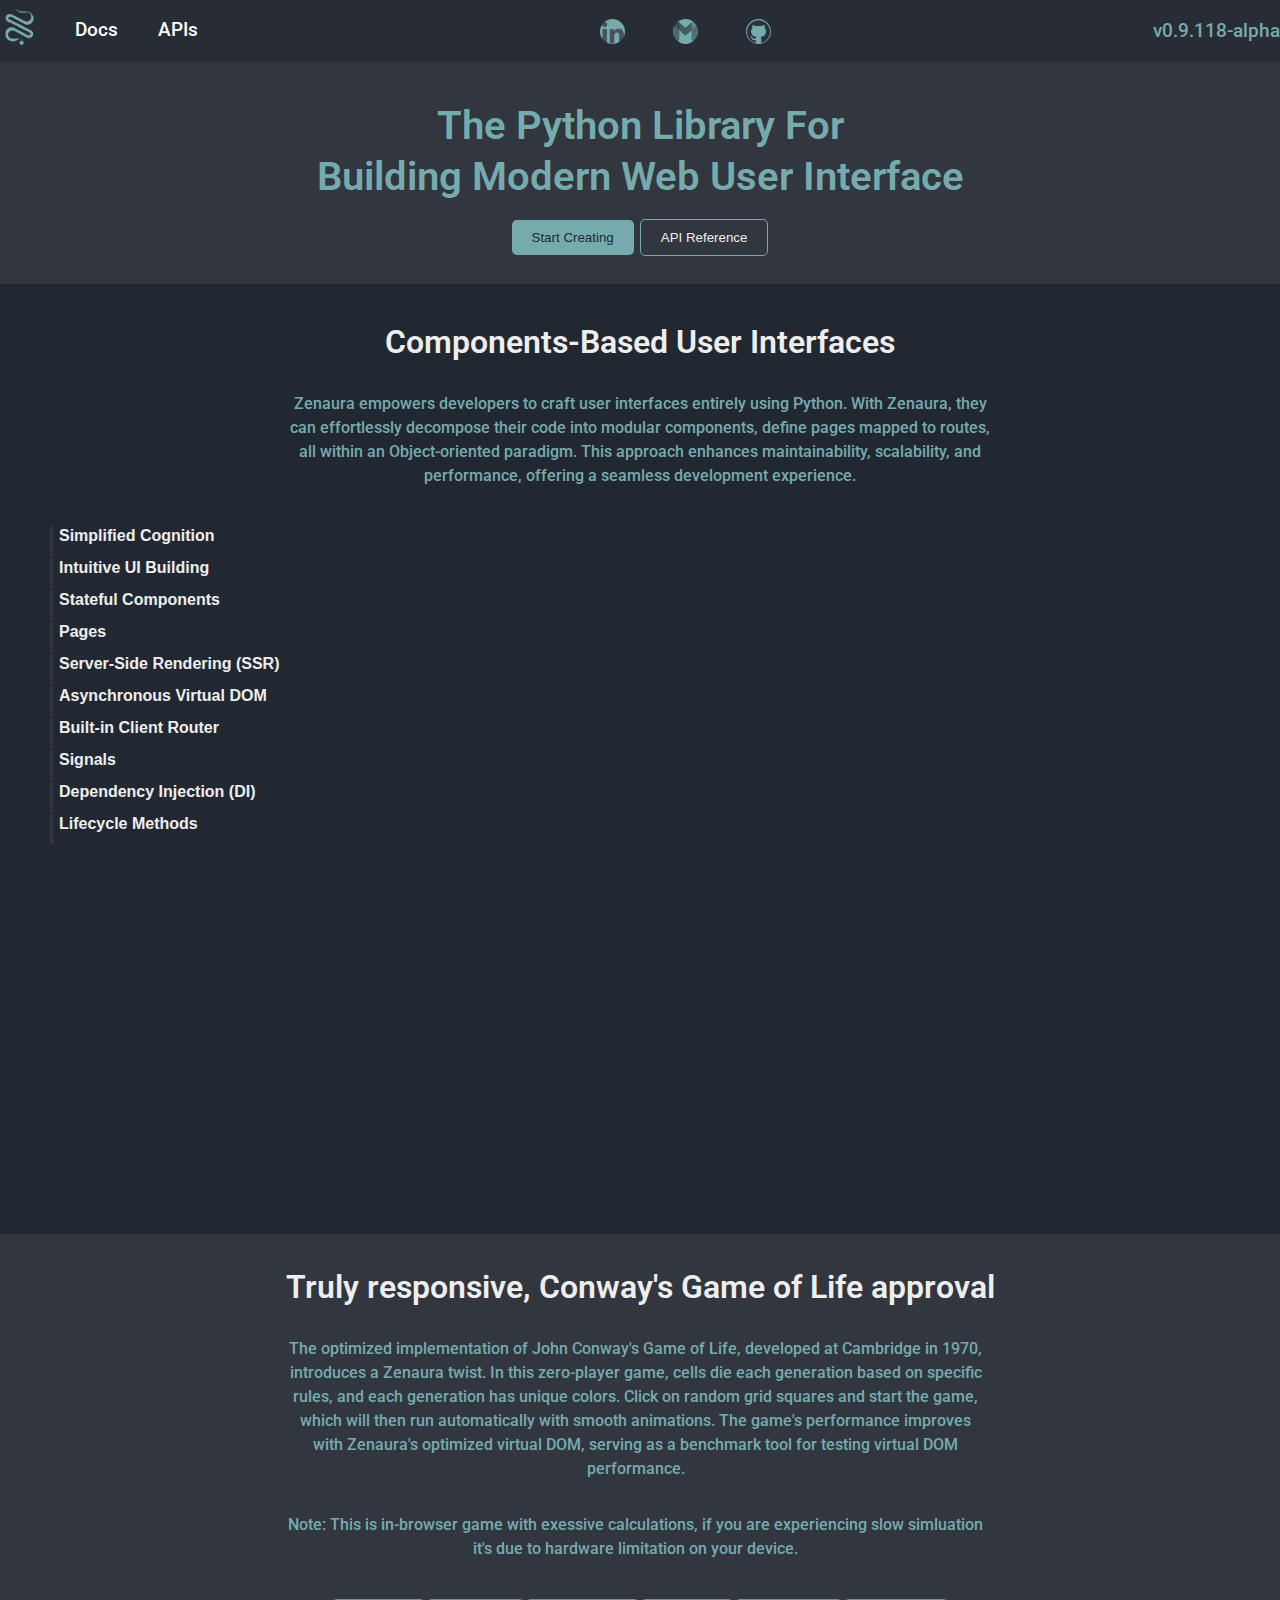
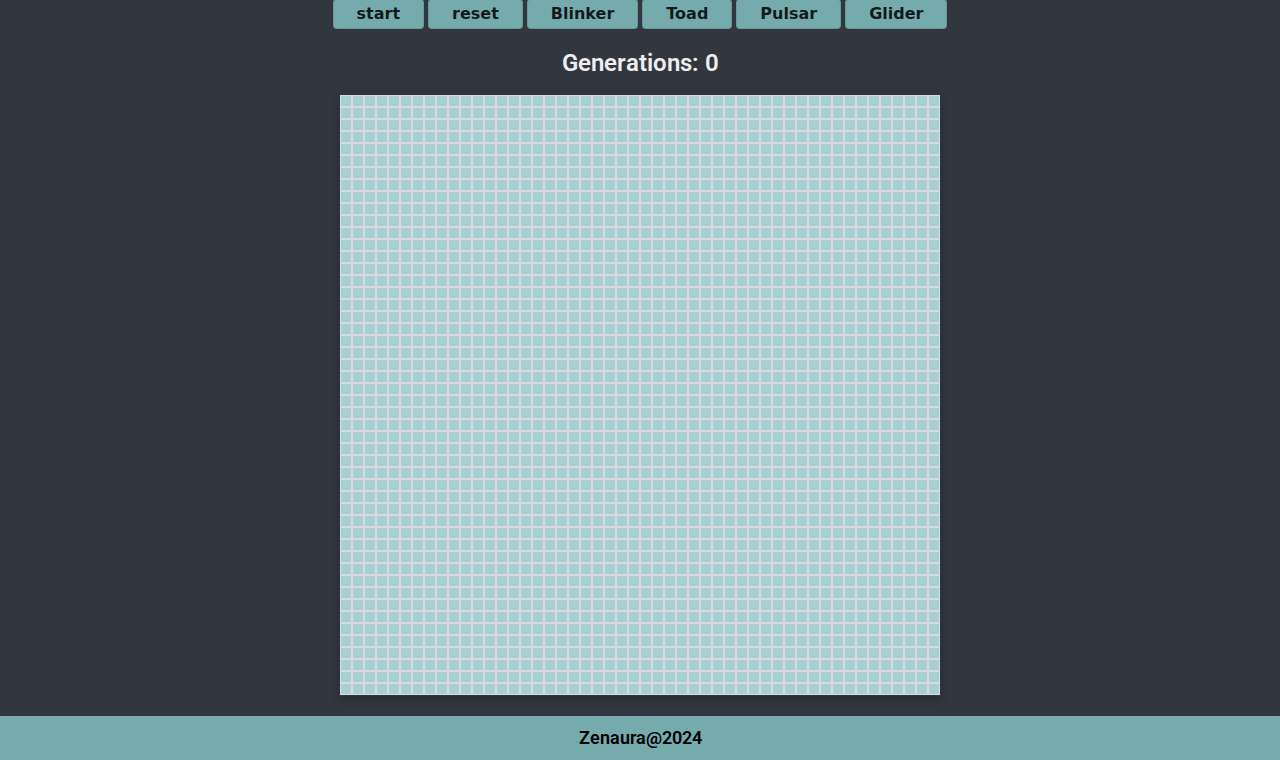
<file: index.html>
<html lang="en">
  <head>
    <meta charset="utf-8" />
    <link rel="icon" href="./public/favicon.ico" />
    <meta name="viewport" content="width=device-width, initial-scale=1" />
    <meta name="theme-color" content="#000000" />
    <meta name="title" content="zenaura" />
    <meta http-equiv="refresh"  />
    <meta
      name="description"
      content="this app created with zenaura"
    />
    <script type="module" src="https://pyscript.net/releases/2024.1.1/core.js"></script>
    <link rel="stylesheet" href="public/gigavolt.min.css">
<script src="public/highlight.min.js"></script>
<script src="public/python.min.js"></script>
<script>hljs.highlightAll();</script>

        <script>
            const ws = new WebSocket("ws://localhost:5000/refresh");
            ws.onmessage = () => {
            console.log("Reloading...");
            location.reload();
            };
        </script>
        

 
	<script type="py" src="./public/main.py" config="./public/config.json"></script>

    <link  rel="stylesheet" href="./public/main.css">

    <title>zenaura</title>
    
  </head>
  <body>
    <div id="root">
        <div data-zenaura="72e7e09f"><div data-zenaura="6d9a6c21" class="navbar"><div data-zenaura="6d9a6c2100" class="left"><img data-zenaura="6d9a6c210010" src="./public/logo.png"alt="zenaura" width="55" height="55"  class="navbarLogo"><a data-zenaura="6d9a6c210011" href="https://araldhafeeri.github.io/Zenaura/">Docs</a><a data-zenaura="6d9a6c210012" href="https://araldhafeeri.github.io/Zenaura/">APIs</a></div><div data-zenaura="6d9a6c2101" class="center"><a data-zenaura="6d9a6c210110" href="https://www.linkedin.com/company/102984598/admin/feed/posts/"><img data-zenaura="6d9a6c21011020" src="./public/linkedin.png"alt="zenaura" width="33" height="33"  class="socialIcons"></a><a data-zenaura="6d9a6c210111" href="mailto:ar.aldhafeeri11@gmail.com"><img data-zenaura="6d9a6c21011120" src="./public/gmail.png"alt="zenaura" width="33" height="33"  class="socialIcons"></a><a data-zenaura="6d9a6c210112" href="https://github.com/ARAldhafeeri/Zenaura"><img data-zenaura="6d9a6c21011220" src="./public/github.png"alt="zenaura" width="33" height="33"  class="socialIcons"></a></div><div data-zenaura="6d9a6c2102" class="right"><p data-zenaura="6d9a6c210210">v0.9.118-alpha</p></div></div><section data-zenaura="9c6e3bc4" class="intro"><div data-zenaura="9c6e3bc400" class="introHeaders"><h1 data-zenaura="9c6e3bc40010">The Python Library For</h1><h1 data-zenaura="9c6e3bc40011">Building Modern Web User Interface</h1></div><button data-zenaura="9c6e3bc401" class="intro-btn-1" py-click="intro_section.docs">Start Creating</button><button data-zenaura="9c6e3bc402" class="intro-btn-2" py-click="intro_section.docs">API Reference</button></section><section data-zenaura="20a6b6b4" class="features"><div data-zenaura="20a6b6b400" class="container"><div data-zenaura="20a6b6b40010" class="examplesPara"><h1 data-zenaura="20a6b6b4001020">Components-Based User Interfaces</h1><p data-zenaura="20a6b6b4001021">
                        Zenaura empowers developers to craft user interfaces entirely
                        using Python. With Zenaura, they can effortlessly 
                        decompose their code into modular components, 
                        define pages mapped to routes, all within an 
                        Object-oriented paradigm. 
                        This approach enhances maintainability, scalability, 
                        and performance, offering a seamless development experience.
                    </p></div></div><div data-zenaura="20a6b6b401" class="row"><div data-zenaura="20a6b6b40110" class="column sticky"><div data-zenaura="20a6b6b4011020" class="controls"><button data-zenaura="20a6b6b401102030" class="expand-btn"py-click="features_drop_down.toggle"  name="simplified_cognition">Simplified Cognition</button><p data-zenaura="20a6b6b401102031" class="featureParagraph"style="display: none;"  active="False">Enjoy a smoother learning curve and faster development process with simplified cognitive load. With intuitive APIs, clear documentation, and well-structured code patterns, you can focus on building your application logic instead of struggling with complex framework internals.</p></div><div data-zenaura="20a6b6b4011021" class="controls"><button data-zenaura="20a6b6b401102130" class="expand-btn"py-click="features_drop_down.toggle"  name="intuitive_ui_building">Intuitive UI Building</button><p data-zenaura="20a6b6b401102131" class="featureParagraph"style="display: none;"  active="False">Craft beautiful and user-friendly interfaces effortlessly using a declarative syntax and a rich set of pre-built UI components. This approach simplifies UI development, enhances readability, and promotes consistency throughout your application.</p></div><div data-zenaura="20a6b6b4011022" class="controls"><button data-zenaura="20a6b6b401102230" class="expand-btn"py-click="features_drop_down.toggle"  name="components">Stateful Components</button><p data-zenaura="20a6b6b401102231" class="featureParagraph"style="display: none;"  active="False">Empower your application with the ability to manage dynamic content that reacts to user interactions and internal state changes. Stateful components can store data, update their appearance based on user action, making them essential for building interactive and responsive user interfaces.</p></div><div data-zenaura="20a6b6b4011023" class="controls"><button data-zenaura="20a6b6b401102330" class="expand-btn"py-click="features_drop_down.toggle"  name="pages">Pages</button><p data-zenaura="20a6b6b401102331" class="featureParagraph"style="display: none;"  active="False">Structure your application as a collection of distinct pages, each representing a different view or section. This approach enhances user navigation and allows you to organize your components and UI elements logically, improving the overall user experience.</p></div><div data-zenaura="20a6b6b4011024" class="controls"><button data-zenaura="20a6b6b401102430" class="expand-btn"py-click="features_drop_down.toggle"  name="server_side_rendering">Server-Side Rendering (SSR)</button><p data-zenaura="20a6b6b401102431" class="featureParagraph"style="display: none;"  active="False">Leverage the power of server-side rendering to generate HTML on the server before sending it to the client. SSR can significantly improve initial page load times, enhance SEO (Search Engine Optimization) by making your content more accessible to search engines, and provide a smoother user experience, especially on slower connections or devices.</p></div><div data-zenaura="20a6b6b4011025" class="controls"><button data-zenaura="20a6b6b401102530" class="expand-btn"py-click="features_drop_down.toggle"  name="asynchronous_virtual_dom">Asynchronous Virtual DOM</button><p data-zenaura="20a6b6b401102531" class="featureParagraph"style="display: none;"  active="False">Optimize your application&#x27;s UI updates by employing an asynchronous virtual DOM. This technique allows the framework to intelligently track changes in your component data and update only the necessary parts of the real DOM, minimizing unnecessary re-renders and leading to a more performant and responsive user interface.</p></div><div data-zenaura="20a6b6b4011026" class="controls"><button data-zenaura="20a6b6b401102630" class="expand-btn"py-click="features_drop_down.toggle"  name="built_in_router">Built-in Client Router</button><p data-zenaura="20a6b6b401102631" class="featureParagraph"style="display: none;"  active="False">Enable seamless navigation within your application using a built-in router. Routers handle the mapping of URLs to specific components or pages, allowing users to move between different sections of your application without requiring full page reloads, resulting in a smoother and more engaging user experience.</p></div><div data-zenaura="20a6b6b4011027" class="controls"><button data-zenaura="20a6b6b401102730" class="expand-btn"py-click="features_drop_down.toggle"  name="signals">Signals</button><p data-zenaura="20a6b6b401102731" class="featureParagraph"style="display: none;"  active="False">Simplify the management of application state and facilitate communication between components by using signals. Signals provide a reactive way to propagate data changes throughout your application, allowing components to react to updates and stay in sync without complex manual event handling.</p></div><div data-zenaura="20a6b6b4011028" class="controls"><button data-zenaura="20a6b6b401102830" class="expand-btn"py-click="features_drop_down.toggle"  name="dependency_injection">Dependency Injection (DI)</button><p data-zenaura="20a6b6b401102831" class="featureParagraph"style="display: none;"  active="False">Streamline the management of dependencies between components using dependency injection. DI makes your code more modular, testable, and maintainable by allowing components to declare their dependencies explicitly and receive them from an external injector, promoting loose coupling and flexibility.</p></div><div data-zenaura="20a6b6b4011029" class="controls"><button data-zenaura="20a6b6b401102930" class="expand-btn"py-click="features_drop_down.toggle"  name="lifecycle_methods">Lifecycle Methods</button><p data-zenaura="20a6b6b401102931" class="featureParagraph"style="display: none;"  active="False">Gain fine-grained control over the behavior of your components at different stages of their existence. Lifecycle methods, such as `attached`, `on_mutation`, and `on_settled`, allow you to execute code when a component is created, before it updates, or after it updates in the DOM, enabling you to perform tasks like fetching data, initializing state, and cleaning up resources.</p></div></div><div data-zenaura="20a6b6b40111" class="column"><div data-zenaura="20a6b6b4011120" class="expandable-content"style="display: none;" class=""  active="False"><div data-zenaura="20a6b6b401112030" class="code-section "><div data-zenaura="20a6b6b40111203040" class="codeWrapper"><pre data-zenaura="20a6b6b4011120304050"><code data-zenaura="20a6b6b401112030405060" class="language-python">
def Image(src, alt, width, height):
    return Builder(&quot;img&quot;).with_attributes(
        src=src,
        alt=alt,
        width=width,
        height=height
    ).build()
    
def Header1(text):
    return Builder(&#x27;h1&#x27;).with_text(text).build()
</code></pre></div></div></div><div data-zenaura="20a6b6b4011121" class="expandable-content"style="display: none;" class=""  active="False"><div data-zenaura="20a6b6b401112130" class="code-section "><div data-zenaura="20a6b6b40111213040" class="codeWrapper"><pre data-zenaura="20a6b6b4011121304050"><code data-zenaura="20a6b6b401112130405060" class="language-python">
from zenaura.client.component import Component
from zenaura.client.page import Page
def NavItem(href, text):
    return Builder(&#x27;li&#x27;).with_child(
        Builder(&#x27;a&#x27;).with_attribute(&#x27;href&#x27;, href).with_text(text).build()
    ).build()

def NavList(items):
    return Node(&quot;ul&quot;, children=items)
    
class Header(Component):
    def render(self):
        return Builder(&quot;header&quot;).with_child(
            Builder(&quot;nav&quot;).with_children(
                Node(text=&quot;v0.9.93-alpha&quot;), 
                NavList([
                NavItem(&quot;#&quot;, &quot;Learn&quot;),
                NavItem(&quot;#&quot;, &quot;API Reference&quot;),
                ])
            ).build()
        ).build()
        
top_bar = Header()
landing_page = Page([top_bar])

</code></pre></div></div></div><div data-zenaura="20a6b6b4011122" class="expandable-content"style="display: none;" class=""  active="False"><div data-zenaura="20a6b6b401112230" class="code-section "><div data-zenaura="20a6b6b40111223040" class="codeWrapper"><pre data-zenaura="20a6b6b4011122304050"><code data-zenaura="20a6b6b401112230405060" class="language-python">
from zenaura.client.component import Component
from zenaura.client.mutator import mutator

class Counter(Component):
  def __init__(self):
      self.count = 0

  @mutator
  async def increment(self, event) -&gt; None:
    #increment count and mutates ui
    pass

  @mutator
  async def decrement(self, event) -&gt; None:
    # decrement count mutates ui
    pass


  def render(self) -&gt; Node:
    # ui code
    pass
</code></pre></div></div></div><div data-zenaura="20a6b6b4011123" class="expandable-content"style="display: none;" class=""  active="False"><div data-zenaura="20a6b6b401112330" class="code-section "><div data-zenaura="20a6b6b40111233040" class="codeWrapper"><pre data-zenaura="20a6b6b4011123304050"><code data-zenaura="20a6b6b401112330405060" class="language-python">
from zenaura.client.component import Component
from zenaura.client.page import Page
class Counter(Component):
    pass
counter = Counter()
counters_page = Page([counter])
</code></pre></div></div></div><div data-zenaura="20a6b6b4011124" class="expandable-content"style="display: none;" class=""  active="False"><div data-zenaura="20a6b6b401112430" class="code-section "><div data-zenaura="20a6b6b40111243040" class="codeWrapper"><pre data-zenaura="20a6b6b4011124304050"><code data-zenaura="20a6b6b401112430405060" class="language-python">
from flask import Flask
from public.main import counters_page
from zenaura.server import ZenauraServer

app = Flask(__name__,
            static_folder=&quot;public&quot;
            )

@app.route(&#x27;/ssr&#x27;)
def ssr():    
    # Render the main HTML template with the rendered component
    return ZenauraServer.hydrate_page(counters_page)
    
if __name__ == &quot;__main__&quot;:
    app.run()
</code></pre></div></div></div><div data-zenaura="20a6b6b4011125" class="expandable-content"style="display: none;" class=""  active="False"><div data-zenaura="20a6b6b401112530" class="code-section "><div data-zenaura="20a6b6b40111253040" class="codeWrapper"><pre data-zenaura="20a6b6b4011125304050"><code data-zenaura="20a6b6b401112530405060" class="language-python">
from zenaura.client.component import Component
from zenaura.client.mutator import mutator

class NonBlookingVirtualDom(Component):

  @mutator
  async def non_blocking_updates1(self, event) -&gt; None:
      pass

  @mutator
  async def non_blocking_updates2(self, event) -&gt; None:
	  pass
</code></pre></div></div></div><div data-zenaura="20a6b6b4011126" class="expandable-content"style="display: none;" class=""  active="False"><div data-zenaura="20a6b6b401112630" class="code-section "><div data-zenaura="20a6b6b40111263040" class="codeWrapper"><pre data-zenaura="20a6b6b4011126304050"><code data-zenaura="20a6b6b401112630405060" class="language-python">
from zenaura.client.app import Route, App 
from zenaura.client.component import Component
from zenaura.client.page import Page

class Counter(Component):
    pass
counter = Counter()
counters_page = Page([counter])

router = App()

router.add_route(Route(
		title=&quot;counter&quot;,
		path=&quot;/counter&quot;,
		page=counters_page
))
</code></pre></div></div></div><div data-zenaura="20a6b6b4011127" class="expandable-content"style="display: none;" class=""  active="False"><div data-zenaura="20a6b6b401112730" class="code-section "><div data-zenaura="20a6b6b40111273040" class="codeWrapper"><pre data-zenaura="20a6b6b4011127304050"><code data-zenaura="20a6b6b401112730405060" class="language-python">
from zenaura.client.observer import Subject, Observer
GlobalCounterSubject = Subject()
GlobalCounterSubject.state = {&quot;counter&quot;: 1}

class GlobalCounterObserver1(Observer):
    def update(self, value):
        if value &gt; 4:
            print(&quot;counter value &gt; 4&quot;)

observer1 = GlobalCounterObserver1()

GlobalCounterSubject.attach(observer1)
</code></pre></div></div></div><div data-zenaura="20a6b6b4011128" class="expandable-content"style="display: none;" class=""  active="False"><div data-zenaura="20a6b6b401112830" class="code-section "><div data-zenaura="20a6b6b40111283040" class="codeWrapper"><pre data-zenaura="20a6b6b4011128304050"><code data-zenaura="20a6b6b401112830405060" class="language-python">
from zenaura.client.component import Component

class DependencyInjection(Component):
	def __init__(self, dependencies):
		self.api = dependencies[&quot;api&quot;]
	pass # use dependency inside the component
	
di = DependencyInjection({&quot;api&quot;: &quot;https://api.com/v1&quot;})
</code></pre></div></div></div><div data-zenaura="20a6b6b4011129" class="expandable-content"style="display: none;" class=""  active="False"><div data-zenaura="20a6b6b401112930" class="code-section "><div data-zenaura="20a6b6b40111293040" class="codeWrapper"><pre data-zenaura="20a6b6b4011129304050"><code data-zenaura="20a6b6b401112930405060" class="language-python">
from zenaura.client.component import Component
from zenaura.client.mutator import mutator

class Lifecycles(Component):
	
	@mutator
	async def attached(self):
		# do something when component mounts
		# fetch data and attach it to component and so on.
		
	async def on_mutation(self):
		# do something before the component mutates and renders
		
	async def on_settled(self):
		# do something when update finish and component renders
</code></pre></div></div></div></div></div></section><div data-zenaura="e4ac883a" class="gridcontainer"><div data-zenaura="e4ac883a00" class="examplesPara"><h1 data-zenaura="e4ac883a0010">Truly responsive, Conway&#x27;s Game of Life approval</h1><p data-zenaura="e4ac883a0011">
                 The optimized implementation of John Conway&#x27;s Game of Life, developed at Cambridge in 1970, introduces a Zenaura twist. In this zero-player game, cells die each generation based on specific rules, and each generation has unique colors. Click on random grid squares and start the game, which will then run automatically with smooth animations. The game&#x27;s performance improves with Zenaura&#x27;s optimized virtual DOM, serving as a benchmark tool for testing virtual DOM performance.
                    </p><p data-zenaura="e4ac883a0012">Note: This is in-browser game with exessive calculations, if you are experiencing slow simluation it&#x27;s due to hardware limitation on your device.</p></div><div data-zenaura="e4ac883a01" class="controlsGameOfLife"><div data-zenaura="e4ac883a0110" class="buttons"><button data-zenaura="e4ac883a011020" class="btn" py-click="gameOfLife.start_stop">start</button><button data-zenaura="e4ac883a011021" class="btn" py-click="gameOfLife.reset">reset</button><button data-zenaura="e4ac883a011022" class="btn"py-click="gameOfLife.load_pattern"  name="blinker">Blinker</button><button data-zenaura="e4ac883a011023" class="btn"py-click="gameOfLife.load_pattern"  name="toad">Toad</button><button data-zenaura="e4ac883a011024" class="btn"py-click="gameOfLife.load_pattern"  name="pulsar">Pulsar</button><button data-zenaura="e4ac883a011025" class="btn"py-click="gameOfLife.load_pattern"  name="glider">Glider</button></div><h2 data-zenaura="e4ac883a0111">Generations: 0</h2></div><div data-zenaura="e4ac883a02" class="grid"><div data-zenaura="e4ac883a0210" class="row"><div data-zenaura="e4ac883a021020" class="cell "id="0,0" py-click="gameOfLife.toggle_cell"  style="background-color:#A8CFD3"></div><div data-zenaura="e4ac883a021021" class="cell "id="0,1" py-click="gameOfLife.toggle_cell"  style="background-color:#A8CFD3"></div><div data-zenaura="e4ac883a021022" class="cell "id="0,2" py-click="gameOfLife.toggle_cell"  style="background-color:#A8CFD3"></div><div data-zenaura="e4ac883a021023" class="cell "id="0,3" py-click="gameOfLife.toggle_cell"  style="background-color:#A8CFD3"></div><div data-zenaura="e4ac883a021024" class="cell "id="0,4" py-click="gameOfLife.toggle_cell"  style="background-color:#A8CFD3"></div><div data-zenaura="e4ac883a021025" class="cell "id="0,5" py-click="gameOfLife.toggle_cell"  style="background-color:#A8CFD3"></div><div data-zenaura="e4ac883a021026" class="cell "id="0,6" py-click="gameOfLife.toggle_cell"  style="background-color:#A8CFD3"></div><div data-zenaura="e4ac883a021027" class="cell "id="0,7" py-click="gameOfLife.toggle_cell"  style="background-color:#A8CFD3"></div><div data-zenaura="e4ac883a021028" class="cell "id="0,8" py-click="gameOfLife.toggle_cell"  style="background-color:#A8CFD3"></div><div data-zenaura="e4ac883a021029" class="cell "id="0,9" py-click="gameOfLife.toggle_cell"  style="background-color:#A8CFD3"></div><div data-zenaura="e4ac883a0210210" class="cell "id="0,10" py-click="gameOfLife.toggle_cell"  style="background-color:#A8CFD3"></div><div data-zenaura="e4ac883a0210211" class="cell "id="0,11" py-click="gameOfLife.toggle_cell"  style="background-color:#A8CFD3"></div><div data-zenaura="e4ac883a0210212" class="cell "id="0,12" py-click="gameOfLife.toggle_cell"  style="background-color:#A8CFD3"></div><div data-zenaura="e4ac883a0210213" class="cell "id="0,13" py-click="gameOfLife.toggle_cell"  style="background-color:#A8CFD3"></div><div data-zenaura="e4ac883a0210214" class="cell "id="0,14" py-click="gameOfLife.toggle_cell"  style="background-color:#A8CFD3"></div><div data-zenaura="e4ac883a0210215" class="cell "id="0,15" py-click="gameOfLife.toggle_cell"  style="background-color:#A8CFD3"></div><div data-zenaura="e4ac883a0210216" class="cell "id="0,16" py-click="gameOfLife.toggle_cell"  style="background-color:#A8CFD3"></div><div data-zenaura="e4ac883a0210217" class="cell "id="0,17" py-click="gameOfLife.toggle_cell"  style="background-color:#A8CFD3"></div><div data-zenaura="e4ac883a0210218" class="cell "id="0,18" py-click="gameOfLife.toggle_cell"  style="background-color:#A8CFD3"></div><div data-zenaura="e4ac883a0210219" class="cell "id="0,19" py-click="gameOfLife.toggle_cell"  style="background-color:#A8CFD3"></div><div data-zenaura="e4ac883a0210220" class="cell "id="0,20" py-click="gameOfLife.toggle_cell"  style="background-color:#A8CFD3"></div><div data-zenaura="e4ac883a0210221" class="cell "id="0,21" py-click="gameOfLife.toggle_cell"  style="background-color:#A8CFD3"></div><div data-zenaura="e4ac883a0210222" class="cell "id="0,22" py-click="gameOfLife.toggle_cell"  style="background-color:#A8CFD3"></div><div data-zenaura="e4ac883a0210223" class="cell "id="0,23" py-click="gameOfLife.toggle_cell"  style="background-color:#A8CFD3"></div><div data-zenaura="e4ac883a0210224" class="cell "id="0,24" py-click="gameOfLife.toggle_cell"  style="background-color:#A8CFD3"></div><div data-zenaura="e4ac883a0210225" class="cell "id="0,25" py-click="gameOfLife.toggle_cell"  style="background-color:#A8CFD3"></div><div data-zenaura="e4ac883a0210226" class="cell "id="0,26" py-click="gameOfLife.toggle_cell"  style="background-color:#A8CFD3"></div><div data-zenaura="e4ac883a0210227" class="cell "id="0,27" py-click="gameOfLife.toggle_cell"  style="background-color:#A8CFD3"></div><div data-zenaura="e4ac883a0210228" class="cell "id="0,28" py-click="gameOfLife.toggle_cell"  style="background-color:#A8CFD3"></div><div data-zenaura="e4ac883a0210229" class="cell "id="0,29" py-click="gameOfLife.toggle_cell"  style="background-color:#A8CFD3"></div><div data-zenaura="e4ac883a0210230" class="cell "id="0,30" py-click="gameOfLife.toggle_cell"  style="background-color:#A8CFD3"></div><div data-zenaura="e4ac883a0210231" class="cell "id="0,31" py-click="gameOfLife.toggle_cell"  style="background-color:#A8CFD3"></div><div data-zenaura="e4ac883a0210232" class="cell "id="0,32" py-click="gameOfLife.toggle_cell"  style="background-color:#A8CFD3"></div><div data-zenaura="e4ac883a0210233" class="cell "id="0,33" py-click="gameOfLife.toggle_cell"  style="background-color:#A8CFD3"></div><div data-zenaura="e4ac883a0210234" class="cell "id="0,34" py-click="gameOfLife.toggle_cell"  style="background-color:#A8CFD3"></div><div data-zenaura="e4ac883a0210235" class="cell "id="0,35" py-click="gameOfLife.toggle_cell"  style="background-color:#A8CFD3"></div><div data-zenaura="e4ac883a0210236" class="cell "id="0,36" py-click="gameOfLife.toggle_cell"  style="background-color:#A8CFD3"></div><div data-zenaura="e4ac883a0210237" class="cell "id="0,37" py-click="gameOfLife.toggle_cell"  style="background-color:#A8CFD3"></div><div data-zenaura="e4ac883a0210238" class="cell "id="0,38" py-click="gameOfLife.toggle_cell"  style="background-color:#A8CFD3"></div><div data-zenaura="e4ac883a0210239" class="cell "id="0,39" py-click="gameOfLife.toggle_cell"  style="background-color:#A8CFD3"></div><div data-zenaura="e4ac883a0210240" class="cell "id="0,40" py-click="gameOfLife.toggle_cell"  style="background-color:#A8CFD3"></div><div data-zenaura="e4ac883a0210241" class="cell "id="0,41" py-click="gameOfLife.toggle_cell"  style="background-color:#A8CFD3"></div><div data-zenaura="e4ac883a0210242" class="cell "id="0,42" py-click="gameOfLife.toggle_cell"  style="background-color:#A8CFD3"></div><div data-zenaura="e4ac883a0210243" class="cell "id="0,43" py-click="gameOfLife.toggle_cell"  style="background-color:#A8CFD3"></div><div data-zenaura="e4ac883a0210244" class="cell "id="0,44" py-click="gameOfLife.toggle_cell"  style="background-color:#A8CFD3"></div><div data-zenaura="e4ac883a0210245" class="cell "id="0,45" py-click="gameOfLife.toggle_cell"  style="background-color:#A8CFD3"></div><div data-zenaura="e4ac883a0210246" class="cell "id="0,46" py-click="gameOfLife.toggle_cell"  style="background-color:#A8CFD3"></div><div data-zenaura="e4ac883a0210247" class="cell "id="0,47" py-click="gameOfLife.toggle_cell"  style="background-color:#A8CFD3"></div><div data-zenaura="e4ac883a0210248" class="cell "id="0,48" py-click="gameOfLife.toggle_cell"  style="background-color:#A8CFD3"></div><div data-zenaura="e4ac883a0210249" class="cell "id="0,49" py-click="gameOfLife.toggle_cell"  style="background-color:#A8CFD3"></div></div><div data-zenaura="e4ac883a0211" class="row"><div data-zenaura="e4ac883a021120" class="cell "id="1,0" py-click="gameOfLife.toggle_cell"  style="background-color:#A8CFD3"></div><div data-zenaura="e4ac883a021121" class="cell "id="1,1" py-click="gameOfLife.toggle_cell"  style="background-color:#A8CFD3"></div><div data-zenaura="e4ac883a021122" class="cell "id="1,2" py-click="gameOfLife.toggle_cell"  style="background-color:#A8CFD3"></div><div data-zenaura="e4ac883a021123" class="cell "id="1,3" py-click="gameOfLife.toggle_cell"  style="background-color:#A8CFD3"></div><div data-zenaura="e4ac883a021124" class="cell "id="1,4" py-click="gameOfLife.toggle_cell"  style="background-color:#A8CFD3"></div><div data-zenaura="e4ac883a021125" class="cell "id="1,5" py-click="gameOfLife.toggle_cell"  style="background-color:#A8CFD3"></div><div data-zenaura="e4ac883a021126" class="cell "id="1,6" py-click="gameOfLife.toggle_cell"  style="background-color:#A8CFD3"></div><div data-zenaura="e4ac883a021127" class="cell "id="1,7" py-click="gameOfLife.toggle_cell"  style="background-color:#A8CFD3"></div><div data-zenaura="e4ac883a021128" class="cell "id="1,8" py-click="gameOfLife.toggle_cell"  style="background-color:#A8CFD3"></div><div data-zenaura="e4ac883a021129" class="cell "id="1,9" py-click="gameOfLife.toggle_cell"  style="background-color:#A8CFD3"></div><div data-zenaura="e4ac883a0211210" class="cell "id="1,10" py-click="gameOfLife.toggle_cell"  style="background-color:#A8CFD3"></div><div data-zenaura="e4ac883a0211211" class="cell "id="1,11" py-click="gameOfLife.toggle_cell"  style="background-color:#A8CFD3"></div><div data-zenaura="e4ac883a0211212" class="cell "id="1,12" py-click="gameOfLife.toggle_cell"  style="background-color:#A8CFD3"></div><div data-zenaura="e4ac883a0211213" class="cell "id="1,13" py-click="gameOfLife.toggle_cell"  style="background-color:#A8CFD3"></div><div data-zenaura="e4ac883a0211214" class="cell "id="1,14" py-click="gameOfLife.toggle_cell"  style="background-color:#A8CFD3"></div><div data-zenaura="e4ac883a0211215" class="cell "id="1,15" py-click="gameOfLife.toggle_cell"  style="background-color:#A8CFD3"></div><div data-zenaura="e4ac883a0211216" class="cell "id="1,16" py-click="gameOfLife.toggle_cell"  style="background-color:#A8CFD3"></div><div data-zenaura="e4ac883a0211217" class="cell "id="1,17" py-click="gameOfLife.toggle_cell"  style="background-color:#A8CFD3"></div><div data-zenaura="e4ac883a0211218" class="cell "id="1,18" py-click="gameOfLife.toggle_cell"  style="background-color:#A8CFD3"></div><div data-zenaura="e4ac883a0211219" class="cell "id="1,19" py-click="gameOfLife.toggle_cell"  style="background-color:#A8CFD3"></div><div data-zenaura="e4ac883a0211220" class="cell "id="1,20" py-click="gameOfLife.toggle_cell"  style="background-color:#A8CFD3"></div><div data-zenaura="e4ac883a0211221" class="cell "id="1,21" py-click="gameOfLife.toggle_cell"  style="background-color:#A8CFD3"></div><div data-zenaura="e4ac883a0211222" class="cell "id="1,22" py-click="gameOfLife.toggle_cell"  style="background-color:#A8CFD3"></div><div data-zenaura="e4ac883a0211223" class="cell "id="1,23" py-click="gameOfLife.toggle_cell"  style="background-color:#A8CFD3"></div><div data-zenaura="e4ac883a0211224" class="cell "id="1,24" py-click="gameOfLife.toggle_cell"  style="background-color:#A8CFD3"></div><div data-zenaura="e4ac883a0211225" class="cell "id="1,25" py-click="gameOfLife.toggle_cell"  style="background-color:#A8CFD3"></div><div data-zenaura="e4ac883a0211226" class="cell "id="1,26" py-click="gameOfLife.toggle_cell"  style="background-color:#A8CFD3"></div><div data-zenaura="e4ac883a0211227" class="cell "id="1,27" py-click="gameOfLife.toggle_cell"  style="background-color:#A8CFD3"></div><div data-zenaura="e4ac883a0211228" class="cell "id="1,28" py-click="gameOfLife.toggle_cell"  style="background-color:#A8CFD3"></div><div data-zenaura="e4ac883a0211229" class="cell "id="1,29" py-click="gameOfLife.toggle_cell"  style="background-color:#A8CFD3"></div><div data-zenaura="e4ac883a0211230" class="cell "id="1,30" py-click="gameOfLife.toggle_cell"  style="background-color:#A8CFD3"></div><div data-zenaura="e4ac883a0211231" class="cell "id="1,31" py-click="gameOfLife.toggle_cell"  style="background-color:#A8CFD3"></div><div data-zenaura="e4ac883a0211232" class="cell "id="1,32" py-click="gameOfLife.toggle_cell"  style="background-color:#A8CFD3"></div><div data-zenaura="e4ac883a0211233" class="cell "id="1,33" py-click="gameOfLife.toggle_cell"  style="background-color:#A8CFD3"></div><div data-zenaura="e4ac883a0211234" class="cell "id="1,34" py-click="gameOfLife.toggle_cell"  style="background-color:#A8CFD3"></div><div data-zenaura="e4ac883a0211235" class="cell "id="1,35" py-click="gameOfLife.toggle_cell"  style="background-color:#A8CFD3"></div><div data-zenaura="e4ac883a0211236" class="cell "id="1,36" py-click="gameOfLife.toggle_cell"  style="background-color:#A8CFD3"></div><div data-zenaura="e4ac883a0211237" class="cell "id="1,37" py-click="gameOfLife.toggle_cell"  style="background-color:#A8CFD3"></div><div data-zenaura="e4ac883a0211238" class="cell "id="1,38" py-click="gameOfLife.toggle_cell"  style="background-color:#A8CFD3"></div><div data-zenaura="e4ac883a0211239" class="cell "id="1,39" py-click="gameOfLife.toggle_cell"  style="background-color:#A8CFD3"></div><div data-zenaura="e4ac883a0211240" class="cell "id="1,40" py-click="gameOfLife.toggle_cell"  style="background-color:#A8CFD3"></div><div data-zenaura="e4ac883a0211241" class="cell "id="1,41" py-click="gameOfLife.toggle_cell"  style="background-color:#A8CFD3"></div><div data-zenaura="e4ac883a0211242" class="cell "id="1,42" py-click="gameOfLife.toggle_cell"  style="background-color:#A8CFD3"></div><div data-zenaura="e4ac883a0211243" class="cell "id="1,43" py-click="gameOfLife.toggle_cell"  style="background-color:#A8CFD3"></div><div data-zenaura="e4ac883a0211244" class="cell "id="1,44" py-click="gameOfLife.toggle_cell"  style="background-color:#A8CFD3"></div><div data-zenaura="e4ac883a0211245" class="cell "id="1,45" py-click="gameOfLife.toggle_cell"  style="background-color:#A8CFD3"></div><div data-zenaura="e4ac883a0211246" class="cell "id="1,46" py-click="gameOfLife.toggle_cell"  style="background-color:#A8CFD3"></div><div data-zenaura="e4ac883a0211247" class="cell "id="1,47" py-click="gameOfLife.toggle_cell"  style="background-color:#A8CFD3"></div><div data-zenaura="e4ac883a0211248" class="cell "id="1,48" py-click="gameOfLife.toggle_cell"  style="background-color:#A8CFD3"></div><div data-zenaura="e4ac883a0211249" class="cell "id="1,49" py-click="gameOfLife.toggle_cell"  style="background-color:#A8CFD3"></div></div><div data-zenaura="e4ac883a0212" class="row"><div data-zenaura="e4ac883a021220" class="cell "id="2,0" py-click="gameOfLife.toggle_cell"  style="background-color:#A8CFD3"></div><div data-zenaura="e4ac883a021221" class="cell "id="2,1" py-click="gameOfLife.toggle_cell"  style="background-color:#A8CFD3"></div><div data-zenaura="e4ac883a021222" class="cell "id="2,2" py-click="gameOfLife.toggle_cell"  style="background-color:#A8CFD3"></div><div data-zenaura="e4ac883a021223" class="cell "id="2,3" py-click="gameOfLife.toggle_cell"  style="background-color:#A8CFD3"></div><div data-zenaura="e4ac883a021224" class="cell "id="2,4" py-click="gameOfLife.toggle_cell"  style="background-color:#A8CFD3"></div><div data-zenaura="e4ac883a021225" class="cell "id="2,5" py-click="gameOfLife.toggle_cell"  style="background-color:#A8CFD3"></div><div data-zenaura="e4ac883a021226" class="cell "id="2,6" py-click="gameOfLife.toggle_cell"  style="background-color:#A8CFD3"></div><div data-zenaura="e4ac883a021227" class="cell "id="2,7" py-click="gameOfLife.toggle_cell"  style="background-color:#A8CFD3"></div><div data-zenaura="e4ac883a021228" class="cell "id="2,8" py-click="gameOfLife.toggle_cell"  style="background-color:#A8CFD3"></div><div data-zenaura="e4ac883a021229" class="cell "id="2,9" py-click="gameOfLife.toggle_cell"  style="background-color:#A8CFD3"></div><div data-zenaura="e4ac883a0212210" class="cell "id="2,10" py-click="gameOfLife.toggle_cell"  style="background-color:#A8CFD3"></div><div data-zenaura="e4ac883a0212211" class="cell "id="2,11" py-click="gameOfLife.toggle_cell"  style="background-color:#A8CFD3"></div><div data-zenaura="e4ac883a0212212" class="cell "id="2,12" py-click="gameOfLife.toggle_cell"  style="background-color:#A8CFD3"></div><div data-zenaura="e4ac883a0212213" class="cell "id="2,13" py-click="gameOfLife.toggle_cell"  style="background-color:#A8CFD3"></div><div data-zenaura="e4ac883a0212214" class="cell "id="2,14" py-click="gameOfLife.toggle_cell"  style="background-color:#A8CFD3"></div><div data-zenaura="e4ac883a0212215" class="cell "id="2,15" py-click="gameOfLife.toggle_cell"  style="background-color:#A8CFD3"></div><div data-zenaura="e4ac883a0212216" class="cell "id="2,16" py-click="gameOfLife.toggle_cell"  style="background-color:#A8CFD3"></div><div data-zenaura="e4ac883a0212217" class="cell "id="2,17" py-click="gameOfLife.toggle_cell"  style="background-color:#A8CFD3"></div><div data-zenaura="e4ac883a0212218" class="cell "id="2,18" py-click="gameOfLife.toggle_cell"  style="background-color:#A8CFD3"></div><div data-zenaura="e4ac883a0212219" class="cell "id="2,19" py-click="gameOfLife.toggle_cell"  style="background-color:#A8CFD3"></div><div data-zenaura="e4ac883a0212220" class="cell "id="2,20" py-click="gameOfLife.toggle_cell"  style="background-color:#A8CFD3"></div><div data-zenaura="e4ac883a0212221" class="cell "id="2,21" py-click="gameOfLife.toggle_cell"  style="background-color:#A8CFD3"></div><div data-zenaura="e4ac883a0212222" class="cell "id="2,22" py-click="gameOfLife.toggle_cell"  style="background-color:#A8CFD3"></div><div data-zenaura="e4ac883a0212223" class="cell "id="2,23" py-click="gameOfLife.toggle_cell"  style="background-color:#A8CFD3"></div><div data-zenaura="e4ac883a0212224" class="cell "id="2,24" py-click="gameOfLife.toggle_cell"  style="background-color:#A8CFD3"></div><div data-zenaura="e4ac883a0212225" class="cell "id="2,25" py-click="gameOfLife.toggle_cell"  style="background-color:#A8CFD3"></div><div data-zenaura="e4ac883a0212226" class="cell "id="2,26" py-click="gameOfLife.toggle_cell"  style="background-color:#A8CFD3"></div><div data-zenaura="e4ac883a0212227" class="cell "id="2,27" py-click="gameOfLife.toggle_cell"  style="background-color:#A8CFD3"></div><div data-zenaura="e4ac883a0212228" class="cell "id="2,28" py-click="gameOfLife.toggle_cell"  style="background-color:#A8CFD3"></div><div data-zenaura="e4ac883a0212229" class="cell "id="2,29" py-click="gameOfLife.toggle_cell"  style="background-color:#A8CFD3"></div><div data-zenaura="e4ac883a0212230" class="cell "id="2,30" py-click="gameOfLife.toggle_cell"  style="background-color:#A8CFD3"></div><div data-zenaura="e4ac883a0212231" class="cell "id="2,31" py-click="gameOfLife.toggle_cell"  style="background-color:#A8CFD3"></div><div data-zenaura="e4ac883a0212232" class="cell "id="2,32" py-click="gameOfLife.toggle_cell"  style="background-color:#A8CFD3"></div><div data-zenaura="e4ac883a0212233" class="cell "id="2,33" py-click="gameOfLife.toggle_cell"  style="background-color:#A8CFD3"></div><div data-zenaura="e4ac883a0212234" class="cell "id="2,34" py-click="gameOfLife.toggle_cell"  style="background-color:#A8CFD3"></div><div data-zenaura="e4ac883a0212235" class="cell "id="2,35" py-click="gameOfLife.toggle_cell"  style="background-color:#A8CFD3"></div><div data-zenaura="e4ac883a0212236" class="cell "id="2,36" py-click="gameOfLife.toggle_cell"  style="background-color:#A8CFD3"></div><div data-zenaura="e4ac883a0212237" class="cell "id="2,37" py-click="gameOfLife.toggle_cell"  style="background-color:#A8CFD3"></div><div data-zenaura="e4ac883a0212238" class="cell "id="2,38" py-click="gameOfLife.toggle_cell"  style="background-color:#A8CFD3"></div><div data-zenaura="e4ac883a0212239" class="cell "id="2,39" py-click="gameOfLife.toggle_cell"  style="background-color:#A8CFD3"></div><div data-zenaura="e4ac883a0212240" class="cell "id="2,40" py-click="gameOfLife.toggle_cell"  style="background-color:#A8CFD3"></div><div data-zenaura="e4ac883a0212241" class="cell "id="2,41" py-click="gameOfLife.toggle_cell"  style="background-color:#A8CFD3"></div><div data-zenaura="e4ac883a0212242" class="cell "id="2,42" py-click="gameOfLife.toggle_cell"  style="background-color:#A8CFD3"></div><div data-zenaura="e4ac883a0212243" class="cell "id="2,43" py-click="gameOfLife.toggle_cell"  style="background-color:#A8CFD3"></div><div data-zenaura="e4ac883a0212244" class="cell "id="2,44" py-click="gameOfLife.toggle_cell"  style="background-color:#A8CFD3"></div><div data-zenaura="e4ac883a0212245" class="cell "id="2,45" py-click="gameOfLife.toggle_cell"  style="background-color:#A8CFD3"></div><div data-zenaura="e4ac883a0212246" class="cell "id="2,46" py-click="gameOfLife.toggle_cell"  style="background-color:#A8CFD3"></div><div data-zenaura="e4ac883a0212247" class="cell "id="2,47" py-click="gameOfLife.toggle_cell"  style="background-color:#A8CFD3"></div><div data-zenaura="e4ac883a0212248" class="cell "id="2,48" py-click="gameOfLife.toggle_cell"  style="background-color:#A8CFD3"></div><div data-zenaura="e4ac883a0212249" class="cell "id="2,49" py-click="gameOfLife.toggle_cell"  style="background-color:#A8CFD3"></div></div><div data-zenaura="e4ac883a0213" class="row"><div data-zenaura="e4ac883a021320" class="cell "id="3,0" py-click="gameOfLife.toggle_cell"  style="background-color:#A8CFD3"></div><div data-zenaura="e4ac883a021321" class="cell "id="3,1" py-click="gameOfLife.toggle_cell"  style="background-color:#A8CFD3"></div><div data-zenaura="e4ac883a021322" class="cell "id="3,2" py-click="gameOfLife.toggle_cell"  style="background-color:#A8CFD3"></div><div data-zenaura="e4ac883a021323" class="cell "id="3,3" py-click="gameOfLife.toggle_cell"  style="background-color:#A8CFD3"></div><div data-zenaura="e4ac883a021324" class="cell "id="3,4" py-click="gameOfLife.toggle_cell"  style="background-color:#A8CFD3"></div><div data-zenaura="e4ac883a021325" class="cell "id="3,5" py-click="gameOfLife.toggle_cell"  style="background-color:#A8CFD3"></div><div data-zenaura="e4ac883a021326" class="cell "id="3,6" py-click="gameOfLife.toggle_cell"  style="background-color:#A8CFD3"></div><div data-zenaura="e4ac883a021327" class="cell "id="3,7" py-click="gameOfLife.toggle_cell"  style="background-color:#A8CFD3"></div><div data-zenaura="e4ac883a021328" class="cell "id="3,8" py-click="gameOfLife.toggle_cell"  style="background-color:#A8CFD3"></div><div data-zenaura="e4ac883a021329" class="cell "id="3,9" py-click="gameOfLife.toggle_cell"  style="background-color:#A8CFD3"></div><div data-zenaura="e4ac883a0213210" class="cell "id="3,10" py-click="gameOfLife.toggle_cell"  style="background-color:#A8CFD3"></div><div data-zenaura="e4ac883a0213211" class="cell "id="3,11" py-click="gameOfLife.toggle_cell"  style="background-color:#A8CFD3"></div><div data-zenaura="e4ac883a0213212" class="cell "id="3,12" py-click="gameOfLife.toggle_cell"  style="background-color:#A8CFD3"></div><div data-zenaura="e4ac883a0213213" class="cell "id="3,13" py-click="gameOfLife.toggle_cell"  style="background-color:#A8CFD3"></div><div data-zenaura="e4ac883a0213214" class="cell "id="3,14" py-click="gameOfLife.toggle_cell"  style="background-color:#A8CFD3"></div><div data-zenaura="e4ac883a0213215" class="cell "id="3,15" py-click="gameOfLife.toggle_cell"  style="background-color:#A8CFD3"></div><div data-zenaura="e4ac883a0213216" class="cell "id="3,16" py-click="gameOfLife.toggle_cell"  style="background-color:#A8CFD3"></div><div data-zenaura="e4ac883a0213217" class="cell "id="3,17" py-click="gameOfLife.toggle_cell"  style="background-color:#A8CFD3"></div><div data-zenaura="e4ac883a0213218" class="cell "id="3,18" py-click="gameOfLife.toggle_cell"  style="background-color:#A8CFD3"></div><div data-zenaura="e4ac883a0213219" class="cell "id="3,19" py-click="gameOfLife.toggle_cell"  style="background-color:#A8CFD3"></div><div data-zenaura="e4ac883a0213220" class="cell "id="3,20" py-click="gameOfLife.toggle_cell"  style="background-color:#A8CFD3"></div><div data-zenaura="e4ac883a0213221" class="cell "id="3,21" py-click="gameOfLife.toggle_cell"  style="background-color:#A8CFD3"></div><div data-zenaura="e4ac883a0213222" class="cell "id="3,22" py-click="gameOfLife.toggle_cell"  style="background-color:#A8CFD3"></div><div data-zenaura="e4ac883a0213223" class="cell "id="3,23" py-click="gameOfLife.toggle_cell"  style="background-color:#A8CFD3"></div><div data-zenaura="e4ac883a0213224" class="cell "id="3,24" py-click="gameOfLife.toggle_cell"  style="background-color:#A8CFD3"></div><div data-zenaura="e4ac883a0213225" class="cell "id="3,25" py-click="gameOfLife.toggle_cell"  style="background-color:#A8CFD3"></div><div data-zenaura="e4ac883a0213226" class="cell "id="3,26" py-click="gameOfLife.toggle_cell"  style="background-color:#A8CFD3"></div><div data-zenaura="e4ac883a0213227" class="cell "id="3,27" py-click="gameOfLife.toggle_cell"  style="background-color:#A8CFD3"></div><div data-zenaura="e4ac883a0213228" class="cell "id="3,28" py-click="gameOfLife.toggle_cell"  style="background-color:#A8CFD3"></div><div data-zenaura="e4ac883a0213229" class="cell "id="3,29" py-click="gameOfLife.toggle_cell"  style="background-color:#A8CFD3"></div><div data-zenaura="e4ac883a0213230" class="cell "id="3,30" py-click="gameOfLife.toggle_cell"  style="background-color:#A8CFD3"></div><div data-zenaura="e4ac883a0213231" class="cell "id="3,31" py-click="gameOfLife.toggle_cell"  style="background-color:#A8CFD3"></div><div data-zenaura="e4ac883a0213232" class="cell "id="3,32" py-click="gameOfLife.toggle_cell"  style="background-color:#A8CFD3"></div><div data-zenaura="e4ac883a0213233" class="cell "id="3,33" py-click="gameOfLife.toggle_cell"  style="background-color:#A8CFD3"></div><div data-zenaura="e4ac883a0213234" class="cell "id="3,34" py-click="gameOfLife.toggle_cell"  style="background-color:#A8CFD3"></div><div data-zenaura="e4ac883a0213235" class="cell "id="3,35" py-click="gameOfLife.toggle_cell"  style="background-color:#A8CFD3"></div><div data-zenaura="e4ac883a0213236" class="cell "id="3,36" py-click="gameOfLife.toggle_cell"  style="background-color:#A8CFD3"></div><div data-zenaura="e4ac883a0213237" class="cell "id="3,37" py-click="gameOfLife.toggle_cell"  style="background-color:#A8CFD3"></div><div data-zenaura="e4ac883a0213238" class="cell "id="3,38" py-click="gameOfLife.toggle_cell"  style="background-color:#A8CFD3"></div><div data-zenaura="e4ac883a0213239" class="cell "id="3,39" py-click="gameOfLife.toggle_cell"  style="background-color:#A8CFD3"></div><div data-zenaura="e4ac883a0213240" class="cell "id="3,40" py-click="gameOfLife.toggle_cell"  style="background-color:#A8CFD3"></div><div data-zenaura="e4ac883a0213241" class="cell "id="3,41" py-click="gameOfLife.toggle_cell"  style="background-color:#A8CFD3"></div><div data-zenaura="e4ac883a0213242" class="cell "id="3,42" py-click="gameOfLife.toggle_cell"  style="background-color:#A8CFD3"></div><div data-zenaura="e4ac883a0213243" class="cell "id="3,43" py-click="gameOfLife.toggle_cell"  style="background-color:#A8CFD3"></div><div data-zenaura="e4ac883a0213244" class="cell "id="3,44" py-click="gameOfLife.toggle_cell"  style="background-color:#A8CFD3"></div><div data-zenaura="e4ac883a0213245" class="cell "id="3,45" py-click="gameOfLife.toggle_cell"  style="background-color:#A8CFD3"></div><div data-zenaura="e4ac883a0213246" class="cell "id="3,46" py-click="gameOfLife.toggle_cell"  style="background-color:#A8CFD3"></div><div data-zenaura="e4ac883a0213247" class="cell "id="3,47" py-click="gameOfLife.toggle_cell"  style="background-color:#A8CFD3"></div><div data-zenaura="e4ac883a0213248" class="cell "id="3,48" py-click="gameOfLife.toggle_cell"  style="background-color:#A8CFD3"></div><div data-zenaura="e4ac883a0213249" class="cell "id="3,49" py-click="gameOfLife.toggle_cell"  style="background-color:#A8CFD3"></div></div><div data-zenaura="e4ac883a0214" class="row"><div data-zenaura="e4ac883a021420" class="cell "id="4,0" py-click="gameOfLife.toggle_cell"  style="background-color:#A8CFD3"></div><div data-zenaura="e4ac883a021421" class="cell "id="4,1" py-click="gameOfLife.toggle_cell"  style="background-color:#A8CFD3"></div><div data-zenaura="e4ac883a021422" class="cell "id="4,2" py-click="gameOfLife.toggle_cell"  style="background-color:#A8CFD3"></div><div data-zenaura="e4ac883a021423" class="cell "id="4,3" py-click="gameOfLife.toggle_cell"  style="background-color:#A8CFD3"></div><div data-zenaura="e4ac883a021424" class="cell "id="4,4" py-click="gameOfLife.toggle_cell"  style="background-color:#A8CFD3"></div><div data-zenaura="e4ac883a021425" class="cell "id="4,5" py-click="gameOfLife.toggle_cell"  style="background-color:#A8CFD3"></div><div data-zenaura="e4ac883a021426" class="cell "id="4,6" py-click="gameOfLife.toggle_cell"  style="background-color:#A8CFD3"></div><div data-zenaura="e4ac883a021427" class="cell "id="4,7" py-click="gameOfLife.toggle_cell"  style="background-color:#A8CFD3"></div><div data-zenaura="e4ac883a021428" class="cell "id="4,8" py-click="gameOfLife.toggle_cell"  style="background-color:#A8CFD3"></div><div data-zenaura="e4ac883a021429" class="cell "id="4,9" py-click="gameOfLife.toggle_cell"  style="background-color:#A8CFD3"></div><div data-zenaura="e4ac883a0214210" class="cell "id="4,10" py-click="gameOfLife.toggle_cell"  style="background-color:#A8CFD3"></div><div data-zenaura="e4ac883a0214211" class="cell "id="4,11" py-click="gameOfLife.toggle_cell"  style="background-color:#A8CFD3"></div><div data-zenaura="e4ac883a0214212" class="cell "id="4,12" py-click="gameOfLife.toggle_cell"  style="background-color:#A8CFD3"></div><div data-zenaura="e4ac883a0214213" class="cell "id="4,13" py-click="gameOfLife.toggle_cell"  style="background-color:#A8CFD3"></div><div data-zenaura="e4ac883a0214214" class="cell "id="4,14" py-click="gameOfLife.toggle_cell"  style="background-color:#A8CFD3"></div><div data-zenaura="e4ac883a0214215" class="cell "id="4,15" py-click="gameOfLife.toggle_cell"  style="background-color:#A8CFD3"></div><div data-zenaura="e4ac883a0214216" class="cell "id="4,16" py-click="gameOfLife.toggle_cell"  style="background-color:#A8CFD3"></div><div data-zenaura="e4ac883a0214217" class="cell "id="4,17" py-click="gameOfLife.toggle_cell"  style="background-color:#A8CFD3"></div><div data-zenaura="e4ac883a0214218" class="cell "id="4,18" py-click="gameOfLife.toggle_cell"  style="background-color:#A8CFD3"></div><div data-zenaura="e4ac883a0214219" class="cell "id="4,19" py-click="gameOfLife.toggle_cell"  style="background-color:#A8CFD3"></div><div data-zenaura="e4ac883a0214220" class="cell "id="4,20" py-click="gameOfLife.toggle_cell"  style="background-color:#A8CFD3"></div><div data-zenaura="e4ac883a0214221" class="cell "id="4,21" py-click="gameOfLife.toggle_cell"  style="background-color:#A8CFD3"></div><div data-zenaura="e4ac883a0214222" class="cell "id="4,22" py-click="gameOfLife.toggle_cell"  style="background-color:#A8CFD3"></div><div data-zenaura="e4ac883a0214223" class="cell "id="4,23" py-click="gameOfLife.toggle_cell"  style="background-color:#A8CFD3"></div><div data-zenaura="e4ac883a0214224" class="cell "id="4,24" py-click="gameOfLife.toggle_cell"  style="background-color:#A8CFD3"></div><div data-zenaura="e4ac883a0214225" class="cell "id="4,25" py-click="gameOfLife.toggle_cell"  style="background-color:#A8CFD3"></div><div data-zenaura="e4ac883a0214226" class="cell "id="4,26" py-click="gameOfLife.toggle_cell"  style="background-color:#A8CFD3"></div><div data-zenaura="e4ac883a0214227" class="cell "id="4,27" py-click="gameOfLife.toggle_cell"  style="background-color:#A8CFD3"></div><div data-zenaura="e4ac883a0214228" class="cell "id="4,28" py-click="gameOfLife.toggle_cell"  style="background-color:#A8CFD3"></div><div data-zenaura="e4ac883a0214229" class="cell "id="4,29" py-click="gameOfLife.toggle_cell"  style="background-color:#A8CFD3"></div><div data-zenaura="e4ac883a0214230" class="cell "id="4,30" py-click="gameOfLife.toggle_cell"  style="background-color:#A8CFD3"></div><div data-zenaura="e4ac883a0214231" class="cell "id="4,31" py-click="gameOfLife.toggle_cell"  style="background-color:#A8CFD3"></div><div data-zenaura="e4ac883a0214232" class="cell "id="4,32" py-click="gameOfLife.toggle_cell"  style="background-color:#A8CFD3"></div><div data-zenaura="e4ac883a0214233" class="cell "id="4,33" py-click="gameOfLife.toggle_cell"  style="background-color:#A8CFD3"></div><div data-zenaura="e4ac883a0214234" class="cell "id="4,34" py-click="gameOfLife.toggle_cell"  style="background-color:#A8CFD3"></div><div data-zenaura="e4ac883a0214235" class="cell "id="4,35" py-click="gameOfLife.toggle_cell"  style="background-color:#A8CFD3"></div><div data-zenaura="e4ac883a0214236" class="cell "id="4,36" py-click="gameOfLife.toggle_cell"  style="background-color:#A8CFD3"></div><div data-zenaura="e4ac883a0214237" class="cell "id="4,37" py-click="gameOfLife.toggle_cell"  style="background-color:#A8CFD3"></div><div data-zenaura="e4ac883a0214238" class="cell "id="4,38" py-click="gameOfLife.toggle_cell"  style="background-color:#A8CFD3"></div><div data-zenaura="e4ac883a0214239" class="cell "id="4,39" py-click="gameOfLife.toggle_cell"  style="background-color:#A8CFD3"></div><div data-zenaura="e4ac883a0214240" class="cell "id="4,40" py-click="gameOfLife.toggle_cell"  style="background-color:#A8CFD3"></div><div data-zenaura="e4ac883a0214241" class="cell "id="4,41" py-click="gameOfLife.toggle_cell"  style="background-color:#A8CFD3"></div><div data-zenaura="e4ac883a0214242" class="cell "id="4,42" py-click="gameOfLife.toggle_cell"  style="background-color:#A8CFD3"></div><div data-zenaura="e4ac883a0214243" class="cell "id="4,43" py-click="gameOfLife.toggle_cell"  style="background-color:#A8CFD3"></div><div data-zenaura="e4ac883a0214244" class="cell "id="4,44" py-click="gameOfLife.toggle_cell"  style="background-color:#A8CFD3"></div><div data-zenaura="e4ac883a0214245" class="cell "id="4,45" py-click="gameOfLife.toggle_cell"  style="background-color:#A8CFD3"></div><div data-zenaura="e4ac883a0214246" class="cell "id="4,46" py-click="gameOfLife.toggle_cell"  style="background-color:#A8CFD3"></div><div data-zenaura="e4ac883a0214247" class="cell "id="4,47" py-click="gameOfLife.toggle_cell"  style="background-color:#A8CFD3"></div><div data-zenaura="e4ac883a0214248" class="cell "id="4,48" py-click="gameOfLife.toggle_cell"  style="background-color:#A8CFD3"></div><div data-zenaura="e4ac883a0214249" class="cell "id="4,49" py-click="gameOfLife.toggle_cell"  style="background-color:#A8CFD3"></div></div><div data-zenaura="e4ac883a0215" class="row"><div data-zenaura="e4ac883a021520" class="cell "id="5,0" py-click="gameOfLife.toggle_cell"  style="background-color:#A8CFD3"></div><div data-zenaura="e4ac883a021521" class="cell "id="5,1" py-click="gameOfLife.toggle_cell"  style="background-color:#A8CFD3"></div><div data-zenaura="e4ac883a021522" class="cell "id="5,2" py-click="gameOfLife.toggle_cell"  style="background-color:#A8CFD3"></div><div data-zenaura="e4ac883a021523" class="cell "id="5,3" py-click="gameOfLife.toggle_cell"  style="background-color:#A8CFD3"></div><div data-zenaura="e4ac883a021524" class="cell "id="5,4" py-click="gameOfLife.toggle_cell"  style="background-color:#A8CFD3"></div><div data-zenaura="e4ac883a021525" class="cell "id="5,5" py-click="gameOfLife.toggle_cell"  style="background-color:#A8CFD3"></div><div data-zenaura="e4ac883a021526" class="cell "id="5,6" py-click="gameOfLife.toggle_cell"  style="background-color:#A8CFD3"></div><div data-zenaura="e4ac883a021527" class="cell "id="5,7" py-click="gameOfLife.toggle_cell"  style="background-color:#A8CFD3"></div><div data-zenaura="e4ac883a021528" class="cell "id="5,8" py-click="gameOfLife.toggle_cell"  style="background-color:#A8CFD3"></div><div data-zenaura="e4ac883a021529" class="cell "id="5,9" py-click="gameOfLife.toggle_cell"  style="background-color:#A8CFD3"></div><div data-zenaura="e4ac883a0215210" class="cell "id="5,10" py-click="gameOfLife.toggle_cell"  style="background-color:#A8CFD3"></div><div data-zenaura="e4ac883a0215211" class="cell "id="5,11" py-click="gameOfLife.toggle_cell"  style="background-color:#A8CFD3"></div><div data-zenaura="e4ac883a0215212" class="cell "id="5,12" py-click="gameOfLife.toggle_cell"  style="background-color:#A8CFD3"></div><div data-zenaura="e4ac883a0215213" class="cell "id="5,13" py-click="gameOfLife.toggle_cell"  style="background-color:#A8CFD3"></div><div data-zenaura="e4ac883a0215214" class="cell "id="5,14" py-click="gameOfLife.toggle_cell"  style="background-color:#A8CFD3"></div><div data-zenaura="e4ac883a0215215" class="cell "id="5,15" py-click="gameOfLife.toggle_cell"  style="background-color:#A8CFD3"></div><div data-zenaura="e4ac883a0215216" class="cell "id="5,16" py-click="gameOfLife.toggle_cell"  style="background-color:#A8CFD3"></div><div data-zenaura="e4ac883a0215217" class="cell "id="5,17" py-click="gameOfLife.toggle_cell"  style="background-color:#A8CFD3"></div><div data-zenaura="e4ac883a0215218" class="cell "id="5,18" py-click="gameOfLife.toggle_cell"  style="background-color:#A8CFD3"></div><div data-zenaura="e4ac883a0215219" class="cell "id="5,19" py-click="gameOfLife.toggle_cell"  style="background-color:#A8CFD3"></div><div data-zenaura="e4ac883a0215220" class="cell "id="5,20" py-click="gameOfLife.toggle_cell"  style="background-color:#A8CFD3"></div><div data-zenaura="e4ac883a0215221" class="cell "id="5,21" py-click="gameOfLife.toggle_cell"  style="background-color:#A8CFD3"></div><div data-zenaura="e4ac883a0215222" class="cell "id="5,22" py-click="gameOfLife.toggle_cell"  style="background-color:#A8CFD3"></div><div data-zenaura="e4ac883a0215223" class="cell "id="5,23" py-click="gameOfLife.toggle_cell"  style="background-color:#A8CFD3"></div><div data-zenaura="e4ac883a0215224" class="cell "id="5,24" py-click="gameOfLife.toggle_cell"  style="background-color:#A8CFD3"></div><div data-zenaura="e4ac883a0215225" class="cell "id="5,25" py-click="gameOfLife.toggle_cell"  style="background-color:#A8CFD3"></div><div data-zenaura="e4ac883a0215226" class="cell "id="5,26" py-click="gameOfLife.toggle_cell"  style="background-color:#A8CFD3"></div><div data-zenaura="e4ac883a0215227" class="cell "id="5,27" py-click="gameOfLife.toggle_cell"  style="background-color:#A8CFD3"></div><div data-zenaura="e4ac883a0215228" class="cell "id="5,28" py-click="gameOfLife.toggle_cell"  style="background-color:#A8CFD3"></div><div data-zenaura="e4ac883a0215229" class="cell "id="5,29" py-click="gameOfLife.toggle_cell"  style="background-color:#A8CFD3"></div><div data-zenaura="e4ac883a0215230" class="cell "id="5,30" py-click="gameOfLife.toggle_cell"  style="background-color:#A8CFD3"></div><div data-zenaura="e4ac883a0215231" class="cell "id="5,31" py-click="gameOfLife.toggle_cell"  style="background-color:#A8CFD3"></div><div data-zenaura="e4ac883a0215232" class="cell "id="5,32" py-click="gameOfLife.toggle_cell"  style="background-color:#A8CFD3"></div><div data-zenaura="e4ac883a0215233" class="cell "id="5,33" py-click="gameOfLife.toggle_cell"  style="background-color:#A8CFD3"></div><div data-zenaura="e4ac883a0215234" class="cell "id="5,34" py-click="gameOfLife.toggle_cell"  style="background-color:#A8CFD3"></div><div data-zenaura="e4ac883a0215235" class="cell "id="5,35" py-click="gameOfLife.toggle_cell"  style="background-color:#A8CFD3"></div><div data-zenaura="e4ac883a0215236" class="cell "id="5,36" py-click="gameOfLife.toggle_cell"  style="background-color:#A8CFD3"></div><div data-zenaura="e4ac883a0215237" class="cell "id="5,37" py-click="gameOfLife.toggle_cell"  style="background-color:#A8CFD3"></div><div data-zenaura="e4ac883a0215238" class="cell "id="5,38" py-click="gameOfLife.toggle_cell"  style="background-color:#A8CFD3"></div><div data-zenaura="e4ac883a0215239" class="cell "id="5,39" py-click="gameOfLife.toggle_cell"  style="background-color:#A8CFD3"></div><div data-zenaura="e4ac883a0215240" class="cell "id="5,40" py-click="gameOfLife.toggle_cell"  style="background-color:#A8CFD3"></div><div data-zenaura="e4ac883a0215241" class="cell "id="5,41" py-click="gameOfLife.toggle_cell"  style="background-color:#A8CFD3"></div><div data-zenaura="e4ac883a0215242" class="cell "id="5,42" py-click="gameOfLife.toggle_cell"  style="background-color:#A8CFD3"></div><div data-zenaura="e4ac883a0215243" class="cell "id="5,43" py-click="gameOfLife.toggle_cell"  style="background-color:#A8CFD3"></div><div data-zenaura="e4ac883a0215244" class="cell "id="5,44" py-click="gameOfLife.toggle_cell"  style="background-color:#A8CFD3"></div><div data-zenaura="e4ac883a0215245" class="cell "id="5,45" py-click="gameOfLife.toggle_cell"  style="background-color:#A8CFD3"></div><div data-zenaura="e4ac883a0215246" class="cell "id="5,46" py-click="gameOfLife.toggle_cell"  style="background-color:#A8CFD3"></div><div data-zenaura="e4ac883a0215247" class="cell "id="5,47" py-click="gameOfLife.toggle_cell"  style="background-color:#A8CFD3"></div><div data-zenaura="e4ac883a0215248" class="cell "id="5,48" py-click="gameOfLife.toggle_cell"  style="background-color:#A8CFD3"></div><div data-zenaura="e4ac883a0215249" class="cell "id="5,49" py-click="gameOfLife.toggle_cell"  style="background-color:#A8CFD3"></div></div><div data-zenaura="e4ac883a0216" class="row"><div data-zenaura="e4ac883a021620" class="cell "id="6,0" py-click="gameOfLife.toggle_cell"  style="background-color:#A8CFD3"></div><div data-zenaura="e4ac883a021621" class="cell "id="6,1" py-click="gameOfLife.toggle_cell"  style="background-color:#A8CFD3"></div><div data-zenaura="e4ac883a021622" class="cell "id="6,2" py-click="gameOfLife.toggle_cell"  style="background-color:#A8CFD3"></div><div data-zenaura="e4ac883a021623" class="cell "id="6,3" py-click="gameOfLife.toggle_cell"  style="background-color:#A8CFD3"></div><div data-zenaura="e4ac883a021624" class="cell "id="6,4" py-click="gameOfLife.toggle_cell"  style="background-color:#A8CFD3"></div><div data-zenaura="e4ac883a021625" class="cell "id="6,5" py-click="gameOfLife.toggle_cell"  style="background-color:#A8CFD3"></div><div data-zenaura="e4ac883a021626" class="cell "id="6,6" py-click="gameOfLife.toggle_cell"  style="background-color:#A8CFD3"></div><div data-zenaura="e4ac883a021627" class="cell "id="6,7" py-click="gameOfLife.toggle_cell"  style="background-color:#A8CFD3"></div><div data-zenaura="e4ac883a021628" class="cell "id="6,8" py-click="gameOfLife.toggle_cell"  style="background-color:#A8CFD3"></div><div data-zenaura="e4ac883a021629" class="cell "id="6,9" py-click="gameOfLife.toggle_cell"  style="background-color:#A8CFD3"></div><div data-zenaura="e4ac883a0216210" class="cell "id="6,10" py-click="gameOfLife.toggle_cell"  style="background-color:#A8CFD3"></div><div data-zenaura="e4ac883a0216211" class="cell "id="6,11" py-click="gameOfLife.toggle_cell"  style="background-color:#A8CFD3"></div><div data-zenaura="e4ac883a0216212" class="cell "id="6,12" py-click="gameOfLife.toggle_cell"  style="background-color:#A8CFD3"></div><div data-zenaura="e4ac883a0216213" class="cell "id="6,13" py-click="gameOfLife.toggle_cell"  style="background-color:#A8CFD3"></div><div data-zenaura="e4ac883a0216214" class="cell "id="6,14" py-click="gameOfLife.toggle_cell"  style="background-color:#A8CFD3"></div><div data-zenaura="e4ac883a0216215" class="cell "id="6,15" py-click="gameOfLife.toggle_cell"  style="background-color:#A8CFD3"></div><div data-zenaura="e4ac883a0216216" class="cell "id="6,16" py-click="gameOfLife.toggle_cell"  style="background-color:#A8CFD3"></div><div data-zenaura="e4ac883a0216217" class="cell "id="6,17" py-click="gameOfLife.toggle_cell"  style="background-color:#A8CFD3"></div><div data-zenaura="e4ac883a0216218" class="cell "id="6,18" py-click="gameOfLife.toggle_cell"  style="background-color:#A8CFD3"></div><div data-zenaura="e4ac883a0216219" class="cell "id="6,19" py-click="gameOfLife.toggle_cell"  style="background-color:#A8CFD3"></div><div data-zenaura="e4ac883a0216220" class="cell "id="6,20" py-click="gameOfLife.toggle_cell"  style="background-color:#A8CFD3"></div><div data-zenaura="e4ac883a0216221" class="cell "id="6,21" py-click="gameOfLife.toggle_cell"  style="background-color:#A8CFD3"></div><div data-zenaura="e4ac883a0216222" class="cell "id="6,22" py-click="gameOfLife.toggle_cell"  style="background-color:#A8CFD3"></div><div data-zenaura="e4ac883a0216223" class="cell "id="6,23" py-click="gameOfLife.toggle_cell"  style="background-color:#A8CFD3"></div><div data-zenaura="e4ac883a0216224" class="cell "id="6,24" py-click="gameOfLife.toggle_cell"  style="background-color:#A8CFD3"></div><div data-zenaura="e4ac883a0216225" class="cell "id="6,25" py-click="gameOfLife.toggle_cell"  style="background-color:#A8CFD3"></div><div data-zenaura="e4ac883a0216226" class="cell "id="6,26" py-click="gameOfLife.toggle_cell"  style="background-color:#A8CFD3"></div><div data-zenaura="e4ac883a0216227" class="cell "id="6,27" py-click="gameOfLife.toggle_cell"  style="background-color:#A8CFD3"></div><div data-zenaura="e4ac883a0216228" class="cell "id="6,28" py-click="gameOfLife.toggle_cell"  style="background-color:#A8CFD3"></div><div data-zenaura="e4ac883a0216229" class="cell "id="6,29" py-click="gameOfLife.toggle_cell"  style="background-color:#A8CFD3"></div><div data-zenaura="e4ac883a0216230" class="cell "id="6,30" py-click="gameOfLife.toggle_cell"  style="background-color:#A8CFD3"></div><div data-zenaura="e4ac883a0216231" class="cell "id="6,31" py-click="gameOfLife.toggle_cell"  style="background-color:#A8CFD3"></div><div data-zenaura="e4ac883a0216232" class="cell "id="6,32" py-click="gameOfLife.toggle_cell"  style="background-color:#A8CFD3"></div><div data-zenaura="e4ac883a0216233" class="cell "id="6,33" py-click="gameOfLife.toggle_cell"  style="background-color:#A8CFD3"></div><div data-zenaura="e4ac883a0216234" class="cell "id="6,34" py-click="gameOfLife.toggle_cell"  style="background-color:#A8CFD3"></div><div data-zenaura="e4ac883a0216235" class="cell "id="6,35" py-click="gameOfLife.toggle_cell"  style="background-color:#A8CFD3"></div><div data-zenaura="e4ac883a0216236" class="cell "id="6,36" py-click="gameOfLife.toggle_cell"  style="background-color:#A8CFD3"></div><div data-zenaura="e4ac883a0216237" class="cell "id="6,37" py-click="gameOfLife.toggle_cell"  style="background-color:#A8CFD3"></div><div data-zenaura="e4ac883a0216238" class="cell "id="6,38" py-click="gameOfLife.toggle_cell"  style="background-color:#A8CFD3"></div><div data-zenaura="e4ac883a0216239" class="cell "id="6,39" py-click="gameOfLife.toggle_cell"  style="background-color:#A8CFD3"></div><div data-zenaura="e4ac883a0216240" class="cell "id="6,40" py-click="gameOfLife.toggle_cell"  style="background-color:#A8CFD3"></div><div data-zenaura="e4ac883a0216241" class="cell "id="6,41" py-click="gameOfLife.toggle_cell"  style="background-color:#A8CFD3"></div><div data-zenaura="e4ac883a0216242" class="cell "id="6,42" py-click="gameOfLife.toggle_cell"  style="background-color:#A8CFD3"></div><div data-zenaura="e4ac883a0216243" class="cell "id="6,43" py-click="gameOfLife.toggle_cell"  style="background-color:#A8CFD3"></div><div data-zenaura="e4ac883a0216244" class="cell "id="6,44" py-click="gameOfLife.toggle_cell"  style="background-color:#A8CFD3"></div><div data-zenaura="e4ac883a0216245" class="cell "id="6,45" py-click="gameOfLife.toggle_cell"  style="background-color:#A8CFD3"></div><div data-zenaura="e4ac883a0216246" class="cell "id="6,46" py-click="gameOfLife.toggle_cell"  style="background-color:#A8CFD3"></div><div data-zenaura="e4ac883a0216247" class="cell "id="6,47" py-click="gameOfLife.toggle_cell"  style="background-color:#A8CFD3"></div><div data-zenaura="e4ac883a0216248" class="cell "id="6,48" py-click="gameOfLife.toggle_cell"  style="background-color:#A8CFD3"></div><div data-zenaura="e4ac883a0216249" class="cell "id="6,49" py-click="gameOfLife.toggle_cell"  style="background-color:#A8CFD3"></div></div><div data-zenaura="e4ac883a0217" class="row"><div data-zenaura="e4ac883a021720" class="cell "id="7,0" py-click="gameOfLife.toggle_cell"  style="background-color:#A8CFD3"></div><div data-zenaura="e4ac883a021721" class="cell "id="7,1" py-click="gameOfLife.toggle_cell"  style="background-color:#A8CFD3"></div><div data-zenaura="e4ac883a021722" class="cell "id="7,2" py-click="gameOfLife.toggle_cell"  style="background-color:#A8CFD3"></div><div data-zenaura="e4ac883a021723" class="cell "id="7,3" py-click="gameOfLife.toggle_cell"  style="background-color:#A8CFD3"></div><div data-zenaura="e4ac883a021724" class="cell "id="7,4" py-click="gameOfLife.toggle_cell"  style="background-color:#A8CFD3"></div><div data-zenaura="e4ac883a021725" class="cell "id="7,5" py-click="gameOfLife.toggle_cell"  style="background-color:#A8CFD3"></div><div data-zenaura="e4ac883a021726" class="cell "id="7,6" py-click="gameOfLife.toggle_cell"  style="background-color:#A8CFD3"></div><div data-zenaura="e4ac883a021727" class="cell "id="7,7" py-click="gameOfLife.toggle_cell"  style="background-color:#A8CFD3"></div><div data-zenaura="e4ac883a021728" class="cell "id="7,8" py-click="gameOfLife.toggle_cell"  style="background-color:#A8CFD3"></div><div data-zenaura="e4ac883a021729" class="cell "id="7,9" py-click="gameOfLife.toggle_cell"  style="background-color:#A8CFD3"></div><div data-zenaura="e4ac883a0217210" class="cell "id="7,10" py-click="gameOfLife.toggle_cell"  style="background-color:#A8CFD3"></div><div data-zenaura="e4ac883a0217211" class="cell "id="7,11" py-click="gameOfLife.toggle_cell"  style="background-color:#A8CFD3"></div><div data-zenaura="e4ac883a0217212" class="cell "id="7,12" py-click="gameOfLife.toggle_cell"  style="background-color:#A8CFD3"></div><div data-zenaura="e4ac883a0217213" class="cell "id="7,13" py-click="gameOfLife.toggle_cell"  style="background-color:#A8CFD3"></div><div data-zenaura="e4ac883a0217214" class="cell "id="7,14" py-click="gameOfLife.toggle_cell"  style="background-color:#A8CFD3"></div><div data-zenaura="e4ac883a0217215" class="cell "id="7,15" py-click="gameOfLife.toggle_cell"  style="background-color:#A8CFD3"></div><div data-zenaura="e4ac883a0217216" class="cell "id="7,16" py-click="gameOfLife.toggle_cell"  style="background-color:#A8CFD3"></div><div data-zenaura="e4ac883a0217217" class="cell "id="7,17" py-click="gameOfLife.toggle_cell"  style="background-color:#A8CFD3"></div><div data-zenaura="e4ac883a0217218" class="cell "id="7,18" py-click="gameOfLife.toggle_cell"  style="background-color:#A8CFD3"></div><div data-zenaura="e4ac883a0217219" class="cell "id="7,19" py-click="gameOfLife.toggle_cell"  style="background-color:#A8CFD3"></div><div data-zenaura="e4ac883a0217220" class="cell "id="7,20" py-click="gameOfLife.toggle_cell"  style="background-color:#A8CFD3"></div><div data-zenaura="e4ac883a0217221" class="cell "id="7,21" py-click="gameOfLife.toggle_cell"  style="background-color:#A8CFD3"></div><div data-zenaura="e4ac883a0217222" class="cell "id="7,22" py-click="gameOfLife.toggle_cell"  style="background-color:#A8CFD3"></div><div data-zenaura="e4ac883a0217223" class="cell "id="7,23" py-click="gameOfLife.toggle_cell"  style="background-color:#A8CFD3"></div><div data-zenaura="e4ac883a0217224" class="cell "id="7,24" py-click="gameOfLife.toggle_cell"  style="background-color:#A8CFD3"></div><div data-zenaura="e4ac883a0217225" class="cell "id="7,25" py-click="gameOfLife.toggle_cell"  style="background-color:#A8CFD3"></div><div data-zenaura="e4ac883a0217226" class="cell "id="7,26" py-click="gameOfLife.toggle_cell"  style="background-color:#A8CFD3"></div><div data-zenaura="e4ac883a0217227" class="cell "id="7,27" py-click="gameOfLife.toggle_cell"  style="background-color:#A8CFD3"></div><div data-zenaura="e4ac883a0217228" class="cell "id="7,28" py-click="gameOfLife.toggle_cell"  style="background-color:#A8CFD3"></div><div data-zenaura="e4ac883a0217229" class="cell "id="7,29" py-click="gameOfLife.toggle_cell"  style="background-color:#A8CFD3"></div><div data-zenaura="e4ac883a0217230" class="cell "id="7,30" py-click="gameOfLife.toggle_cell"  style="background-color:#A8CFD3"></div><div data-zenaura="e4ac883a0217231" class="cell "id="7,31" py-click="gameOfLife.toggle_cell"  style="background-color:#A8CFD3"></div><div data-zenaura="e4ac883a0217232" class="cell "id="7,32" py-click="gameOfLife.toggle_cell"  style="background-color:#A8CFD3"></div><div data-zenaura="e4ac883a0217233" class="cell "id="7,33" py-click="gameOfLife.toggle_cell"  style="background-color:#A8CFD3"></div><div data-zenaura="e4ac883a0217234" class="cell "id="7,34" py-click="gameOfLife.toggle_cell"  style="background-color:#A8CFD3"></div><div data-zenaura="e4ac883a0217235" class="cell "id="7,35" py-click="gameOfLife.toggle_cell"  style="background-color:#A8CFD3"></div><div data-zenaura="e4ac883a0217236" class="cell "id="7,36" py-click="gameOfLife.toggle_cell"  style="background-color:#A8CFD3"></div><div data-zenaura="e4ac883a0217237" class="cell "id="7,37" py-click="gameOfLife.toggle_cell"  style="background-color:#A8CFD3"></div><div data-zenaura="e4ac883a0217238" class="cell "id="7,38" py-click="gameOfLife.toggle_cell"  style="background-color:#A8CFD3"></div><div data-zenaura="e4ac883a0217239" class="cell "id="7,39" py-click="gameOfLife.toggle_cell"  style="background-color:#A8CFD3"></div><div data-zenaura="e4ac883a0217240" class="cell "id="7,40" py-click="gameOfLife.toggle_cell"  style="background-color:#A8CFD3"></div><div data-zenaura="e4ac883a0217241" class="cell "id="7,41" py-click="gameOfLife.toggle_cell"  style="background-color:#A8CFD3"></div><div data-zenaura="e4ac883a0217242" class="cell "id="7,42" py-click="gameOfLife.toggle_cell"  style="background-color:#A8CFD3"></div><div data-zenaura="e4ac883a0217243" class="cell "id="7,43" py-click="gameOfLife.toggle_cell"  style="background-color:#A8CFD3"></div><div data-zenaura="e4ac883a0217244" class="cell "id="7,44" py-click="gameOfLife.toggle_cell"  style="background-color:#A8CFD3"></div><div data-zenaura="e4ac883a0217245" class="cell "id="7,45" py-click="gameOfLife.toggle_cell"  style="background-color:#A8CFD3"></div><div data-zenaura="e4ac883a0217246" class="cell "id="7,46" py-click="gameOfLife.toggle_cell"  style="background-color:#A8CFD3"></div><div data-zenaura="e4ac883a0217247" class="cell "id="7,47" py-click="gameOfLife.toggle_cell"  style="background-color:#A8CFD3"></div><div data-zenaura="e4ac883a0217248" class="cell "id="7,48" py-click="gameOfLife.toggle_cell"  style="background-color:#A8CFD3"></div><div data-zenaura="e4ac883a0217249" class="cell "id="7,49" py-click="gameOfLife.toggle_cell"  style="background-color:#A8CFD3"></div></div><div data-zenaura="e4ac883a0218" class="row"><div data-zenaura="e4ac883a021820" class="cell "id="8,0" py-click="gameOfLife.toggle_cell"  style="background-color:#A8CFD3"></div><div data-zenaura="e4ac883a021821" class="cell "id="8,1" py-click="gameOfLife.toggle_cell"  style="background-color:#A8CFD3"></div><div data-zenaura="e4ac883a021822" class="cell "id="8,2" py-click="gameOfLife.toggle_cell"  style="background-color:#A8CFD3"></div><div data-zenaura="e4ac883a021823" class="cell "id="8,3" py-click="gameOfLife.toggle_cell"  style="background-color:#A8CFD3"></div><div data-zenaura="e4ac883a021824" class="cell "id="8,4" py-click="gameOfLife.toggle_cell"  style="background-color:#A8CFD3"></div><div data-zenaura="e4ac883a021825" class="cell "id="8,5" py-click="gameOfLife.toggle_cell"  style="background-color:#A8CFD3"></div><div data-zenaura="e4ac883a021826" class="cell "id="8,6" py-click="gameOfLife.toggle_cell"  style="background-color:#A8CFD3"></div><div data-zenaura="e4ac883a021827" class="cell "id="8,7" py-click="gameOfLife.toggle_cell"  style="background-color:#A8CFD3"></div><div data-zenaura="e4ac883a021828" class="cell "id="8,8" py-click="gameOfLife.toggle_cell"  style="background-color:#A8CFD3"></div><div data-zenaura="e4ac883a021829" class="cell "id="8,9" py-click="gameOfLife.toggle_cell"  style="background-color:#A8CFD3"></div><div data-zenaura="e4ac883a0218210" class="cell "id="8,10" py-click="gameOfLife.toggle_cell"  style="background-color:#A8CFD3"></div><div data-zenaura="e4ac883a0218211" class="cell "id="8,11" py-click="gameOfLife.toggle_cell"  style="background-color:#A8CFD3"></div><div data-zenaura="e4ac883a0218212" class="cell "id="8,12" py-click="gameOfLife.toggle_cell"  style="background-color:#A8CFD3"></div><div data-zenaura="e4ac883a0218213" class="cell "id="8,13" py-click="gameOfLife.toggle_cell"  style="background-color:#A8CFD3"></div><div data-zenaura="e4ac883a0218214" class="cell "id="8,14" py-click="gameOfLife.toggle_cell"  style="background-color:#A8CFD3"></div><div data-zenaura="e4ac883a0218215" class="cell "id="8,15" py-click="gameOfLife.toggle_cell"  style="background-color:#A8CFD3"></div><div data-zenaura="e4ac883a0218216" class="cell "id="8,16" py-click="gameOfLife.toggle_cell"  style="background-color:#A8CFD3"></div><div data-zenaura="e4ac883a0218217" class="cell "id="8,17" py-click="gameOfLife.toggle_cell"  style="background-color:#A8CFD3"></div><div data-zenaura="e4ac883a0218218" class="cell "id="8,18" py-click="gameOfLife.toggle_cell"  style="background-color:#A8CFD3"></div><div data-zenaura="e4ac883a0218219" class="cell "id="8,19" py-click="gameOfLife.toggle_cell"  style="background-color:#A8CFD3"></div><div data-zenaura="e4ac883a0218220" class="cell "id="8,20" py-click="gameOfLife.toggle_cell"  style="background-color:#A8CFD3"></div><div data-zenaura="e4ac883a0218221" class="cell "id="8,21" py-click="gameOfLife.toggle_cell"  style="background-color:#A8CFD3"></div><div data-zenaura="e4ac883a0218222" class="cell "id="8,22" py-click="gameOfLife.toggle_cell"  style="background-color:#A8CFD3"></div><div data-zenaura="e4ac883a0218223" class="cell "id="8,23" py-click="gameOfLife.toggle_cell"  style="background-color:#A8CFD3"></div><div data-zenaura="e4ac883a0218224" class="cell "id="8,24" py-click="gameOfLife.toggle_cell"  style="background-color:#A8CFD3"></div><div data-zenaura="e4ac883a0218225" class="cell "id="8,25" py-click="gameOfLife.toggle_cell"  style="background-color:#A8CFD3"></div><div data-zenaura="e4ac883a0218226" class="cell "id="8,26" py-click="gameOfLife.toggle_cell"  style="background-color:#A8CFD3"></div><div data-zenaura="e4ac883a0218227" class="cell "id="8,27" py-click="gameOfLife.toggle_cell"  style="background-color:#A8CFD3"></div><div data-zenaura="e4ac883a0218228" class="cell "id="8,28" py-click="gameOfLife.toggle_cell"  style="background-color:#A8CFD3"></div><div data-zenaura="e4ac883a0218229" class="cell "id="8,29" py-click="gameOfLife.toggle_cell"  style="background-color:#A8CFD3"></div><div data-zenaura="e4ac883a0218230" class="cell "id="8,30" py-click="gameOfLife.toggle_cell"  style="background-color:#A8CFD3"></div><div data-zenaura="e4ac883a0218231" class="cell "id="8,31" py-click="gameOfLife.toggle_cell"  style="background-color:#A8CFD3"></div><div data-zenaura="e4ac883a0218232" class="cell "id="8,32" py-click="gameOfLife.toggle_cell"  style="background-color:#A8CFD3"></div><div data-zenaura="e4ac883a0218233" class="cell "id="8,33" py-click="gameOfLife.toggle_cell"  style="background-color:#A8CFD3"></div><div data-zenaura="e4ac883a0218234" class="cell "id="8,34" py-click="gameOfLife.toggle_cell"  style="background-color:#A8CFD3"></div><div data-zenaura="e4ac883a0218235" class="cell "id="8,35" py-click="gameOfLife.toggle_cell"  style="background-color:#A8CFD3"></div><div data-zenaura="e4ac883a0218236" class="cell "id="8,36" py-click="gameOfLife.toggle_cell"  style="background-color:#A8CFD3"></div><div data-zenaura="e4ac883a0218237" class="cell "id="8,37" py-click="gameOfLife.toggle_cell"  style="background-color:#A8CFD3"></div><div data-zenaura="e4ac883a0218238" class="cell "id="8,38" py-click="gameOfLife.toggle_cell"  style="background-color:#A8CFD3"></div><div data-zenaura="e4ac883a0218239" class="cell "id="8,39" py-click="gameOfLife.toggle_cell"  style="background-color:#A8CFD3"></div><div data-zenaura="e4ac883a0218240" class="cell "id="8,40" py-click="gameOfLife.toggle_cell"  style="background-color:#A8CFD3"></div><div data-zenaura="e4ac883a0218241" class="cell "id="8,41" py-click="gameOfLife.toggle_cell"  style="background-color:#A8CFD3"></div><div data-zenaura="e4ac883a0218242" class="cell "id="8,42" py-click="gameOfLife.toggle_cell"  style="background-color:#A8CFD3"></div><div data-zenaura="e4ac883a0218243" class="cell "id="8,43" py-click="gameOfLife.toggle_cell"  style="background-color:#A8CFD3"></div><div data-zenaura="e4ac883a0218244" class="cell "id="8,44" py-click="gameOfLife.toggle_cell"  style="background-color:#A8CFD3"></div><div data-zenaura="e4ac883a0218245" class="cell "id="8,45" py-click="gameOfLife.toggle_cell"  style="background-color:#A8CFD3"></div><div data-zenaura="e4ac883a0218246" class="cell "id="8,46" py-click="gameOfLife.toggle_cell"  style="background-color:#A8CFD3"></div><div data-zenaura="e4ac883a0218247" class="cell "id="8,47" py-click="gameOfLife.toggle_cell"  style="background-color:#A8CFD3"></div><div data-zenaura="e4ac883a0218248" class="cell "id="8,48" py-click="gameOfLife.toggle_cell"  style="background-color:#A8CFD3"></div><div data-zenaura="e4ac883a0218249" class="cell "id="8,49" py-click="gameOfLife.toggle_cell"  style="background-color:#A8CFD3"></div></div><div data-zenaura="e4ac883a0219" class="row"><div data-zenaura="e4ac883a021920" class="cell "id="9,0" py-click="gameOfLife.toggle_cell"  style="background-color:#A8CFD3"></div><div data-zenaura="e4ac883a021921" class="cell "id="9,1" py-click="gameOfLife.toggle_cell"  style="background-color:#A8CFD3"></div><div data-zenaura="e4ac883a021922" class="cell "id="9,2" py-click="gameOfLife.toggle_cell"  style="background-color:#A8CFD3"></div><div data-zenaura="e4ac883a021923" class="cell "id="9,3" py-click="gameOfLife.toggle_cell"  style="background-color:#A8CFD3"></div><div data-zenaura="e4ac883a021924" class="cell "id="9,4" py-click="gameOfLife.toggle_cell"  style="background-color:#A8CFD3"></div><div data-zenaura="e4ac883a021925" class="cell "id="9,5" py-click="gameOfLife.toggle_cell"  style="background-color:#A8CFD3"></div><div data-zenaura="e4ac883a021926" class="cell "id="9,6" py-click="gameOfLife.toggle_cell"  style="background-color:#A8CFD3"></div><div data-zenaura="e4ac883a021927" class="cell "id="9,7" py-click="gameOfLife.toggle_cell"  style="background-color:#A8CFD3"></div><div data-zenaura="e4ac883a021928" class="cell "id="9,8" py-click="gameOfLife.toggle_cell"  style="background-color:#A8CFD3"></div><div data-zenaura="e4ac883a021929" class="cell "id="9,9" py-click="gameOfLife.toggle_cell"  style="background-color:#A8CFD3"></div><div data-zenaura="e4ac883a0219210" class="cell "id="9,10" py-click="gameOfLife.toggle_cell"  style="background-color:#A8CFD3"></div><div data-zenaura="e4ac883a0219211" class="cell "id="9,11" py-click="gameOfLife.toggle_cell"  style="background-color:#A8CFD3"></div><div data-zenaura="e4ac883a0219212" class="cell "id="9,12" py-click="gameOfLife.toggle_cell"  style="background-color:#A8CFD3"></div><div data-zenaura="e4ac883a0219213" class="cell "id="9,13" py-click="gameOfLife.toggle_cell"  style="background-color:#A8CFD3"></div><div data-zenaura="e4ac883a0219214" class="cell "id="9,14" py-click="gameOfLife.toggle_cell"  style="background-color:#A8CFD3"></div><div data-zenaura="e4ac883a0219215" class="cell "id="9,15" py-click="gameOfLife.toggle_cell"  style="background-color:#A8CFD3"></div><div data-zenaura="e4ac883a0219216" class="cell "id="9,16" py-click="gameOfLife.toggle_cell"  style="background-color:#A8CFD3"></div><div data-zenaura="e4ac883a0219217" class="cell "id="9,17" py-click="gameOfLife.toggle_cell"  style="background-color:#A8CFD3"></div><div data-zenaura="e4ac883a0219218" class="cell "id="9,18" py-click="gameOfLife.toggle_cell"  style="background-color:#A8CFD3"></div><div data-zenaura="e4ac883a0219219" class="cell "id="9,19" py-click="gameOfLife.toggle_cell"  style="background-color:#A8CFD3"></div><div data-zenaura="e4ac883a0219220" class="cell "id="9,20" py-click="gameOfLife.toggle_cell"  style="background-color:#A8CFD3"></div><div data-zenaura="e4ac883a0219221" class="cell "id="9,21" py-click="gameOfLife.toggle_cell"  style="background-color:#A8CFD3"></div><div data-zenaura="e4ac883a0219222" class="cell "id="9,22" py-click="gameOfLife.toggle_cell"  style="background-color:#A8CFD3"></div><div data-zenaura="e4ac883a0219223" class="cell "id="9,23" py-click="gameOfLife.toggle_cell"  style="background-color:#A8CFD3"></div><div data-zenaura="e4ac883a0219224" class="cell "id="9,24" py-click="gameOfLife.toggle_cell"  style="background-color:#A8CFD3"></div><div data-zenaura="e4ac883a0219225" class="cell "id="9,25" py-click="gameOfLife.toggle_cell"  style="background-color:#A8CFD3"></div><div data-zenaura="e4ac883a0219226" class="cell "id="9,26" py-click="gameOfLife.toggle_cell"  style="background-color:#A8CFD3"></div><div data-zenaura="e4ac883a0219227" class="cell "id="9,27" py-click="gameOfLife.toggle_cell"  style="background-color:#A8CFD3"></div><div data-zenaura="e4ac883a0219228" class="cell "id="9,28" py-click="gameOfLife.toggle_cell"  style="background-color:#A8CFD3"></div><div data-zenaura="e4ac883a0219229" class="cell "id="9,29" py-click="gameOfLife.toggle_cell"  style="background-color:#A8CFD3"></div><div data-zenaura="e4ac883a0219230" class="cell "id="9,30" py-click="gameOfLife.toggle_cell"  style="background-color:#A8CFD3"></div><div data-zenaura="e4ac883a0219231" class="cell "id="9,31" py-click="gameOfLife.toggle_cell"  style="background-color:#A8CFD3"></div><div data-zenaura="e4ac883a0219232" class="cell "id="9,32" py-click="gameOfLife.toggle_cell"  style="background-color:#A8CFD3"></div><div data-zenaura="e4ac883a0219233" class="cell "id="9,33" py-click="gameOfLife.toggle_cell"  style="background-color:#A8CFD3"></div><div data-zenaura="e4ac883a0219234" class="cell "id="9,34" py-click="gameOfLife.toggle_cell"  style="background-color:#A8CFD3"></div><div data-zenaura="e4ac883a0219235" class="cell "id="9,35" py-click="gameOfLife.toggle_cell"  style="background-color:#A8CFD3"></div><div data-zenaura="e4ac883a0219236" class="cell "id="9,36" py-click="gameOfLife.toggle_cell"  style="background-color:#A8CFD3"></div><div data-zenaura="e4ac883a0219237" class="cell "id="9,37" py-click="gameOfLife.toggle_cell"  style="background-color:#A8CFD3"></div><div data-zenaura="e4ac883a0219238" class="cell "id="9,38" py-click="gameOfLife.toggle_cell"  style="background-color:#A8CFD3"></div><div data-zenaura="e4ac883a0219239" class="cell "id="9,39" py-click="gameOfLife.toggle_cell"  style="background-color:#A8CFD3"></div><div data-zenaura="e4ac883a0219240" class="cell "id="9,40" py-click="gameOfLife.toggle_cell"  style="background-color:#A8CFD3"></div><div data-zenaura="e4ac883a0219241" class="cell "id="9,41" py-click="gameOfLife.toggle_cell"  style="background-color:#A8CFD3"></div><div data-zenaura="e4ac883a0219242" class="cell "id="9,42" py-click="gameOfLife.toggle_cell"  style="background-color:#A8CFD3"></div><div data-zenaura="e4ac883a0219243" class="cell "id="9,43" py-click="gameOfLife.toggle_cell"  style="background-color:#A8CFD3"></div><div data-zenaura="e4ac883a0219244" class="cell "id="9,44" py-click="gameOfLife.toggle_cell"  style="background-color:#A8CFD3"></div><div data-zenaura="e4ac883a0219245" class="cell "id="9,45" py-click="gameOfLife.toggle_cell"  style="background-color:#A8CFD3"></div><div data-zenaura="e4ac883a0219246" class="cell "id="9,46" py-click="gameOfLife.toggle_cell"  style="background-color:#A8CFD3"></div><div data-zenaura="e4ac883a0219247" class="cell "id="9,47" py-click="gameOfLife.toggle_cell"  style="background-color:#A8CFD3"></div><div data-zenaura="e4ac883a0219248" class="cell "id="9,48" py-click="gameOfLife.toggle_cell"  style="background-color:#A8CFD3"></div><div data-zenaura="e4ac883a0219249" class="cell "id="9,49" py-click="gameOfLife.toggle_cell"  style="background-color:#A8CFD3"></div></div><div data-zenaura="e4ac883a02110" class="row"><div data-zenaura="e4ac883a0211020" class="cell "id="10,0" py-click="gameOfLife.toggle_cell"  style="background-color:#A8CFD3"></div><div data-zenaura="e4ac883a0211021" class="cell "id="10,1" py-click="gameOfLife.toggle_cell"  style="background-color:#A8CFD3"></div><div data-zenaura="e4ac883a0211022" class="cell "id="10,2" py-click="gameOfLife.toggle_cell"  style="background-color:#A8CFD3"></div><div data-zenaura="e4ac883a0211023" class="cell "id="10,3" py-click="gameOfLife.toggle_cell"  style="background-color:#A8CFD3"></div><div data-zenaura="e4ac883a0211024" class="cell "id="10,4" py-click="gameOfLife.toggle_cell"  style="background-color:#A8CFD3"></div><div data-zenaura="e4ac883a0211025" class="cell "id="10,5" py-click="gameOfLife.toggle_cell"  style="background-color:#A8CFD3"></div><div data-zenaura="e4ac883a0211026" class="cell "id="10,6" py-click="gameOfLife.toggle_cell"  style="background-color:#A8CFD3"></div><div data-zenaura="e4ac883a0211027" class="cell "id="10,7" py-click="gameOfLife.toggle_cell"  style="background-color:#A8CFD3"></div><div data-zenaura="e4ac883a0211028" class="cell "id="10,8" py-click="gameOfLife.toggle_cell"  style="background-color:#A8CFD3"></div><div data-zenaura="e4ac883a0211029" class="cell "id="10,9" py-click="gameOfLife.toggle_cell"  style="background-color:#A8CFD3"></div><div data-zenaura="e4ac883a02110210" class="cell "id="10,10" py-click="gameOfLife.toggle_cell"  style="background-color:#A8CFD3"></div><div data-zenaura="e4ac883a02110211" class="cell "id="10,11" py-click="gameOfLife.toggle_cell"  style="background-color:#A8CFD3"></div><div data-zenaura="e4ac883a02110212" class="cell "id="10,12" py-click="gameOfLife.toggle_cell"  style="background-color:#A8CFD3"></div><div data-zenaura="e4ac883a02110213" class="cell "id="10,13" py-click="gameOfLife.toggle_cell"  style="background-color:#A8CFD3"></div><div data-zenaura="e4ac883a02110214" class="cell "id="10,14" py-click="gameOfLife.toggle_cell"  style="background-color:#A8CFD3"></div><div data-zenaura="e4ac883a02110215" class="cell "id="10,15" py-click="gameOfLife.toggle_cell"  style="background-color:#A8CFD3"></div><div data-zenaura="e4ac883a02110216" class="cell "id="10,16" py-click="gameOfLife.toggle_cell"  style="background-color:#A8CFD3"></div><div data-zenaura="e4ac883a02110217" class="cell "id="10,17" py-click="gameOfLife.toggle_cell"  style="background-color:#A8CFD3"></div><div data-zenaura="e4ac883a02110218" class="cell "id="10,18" py-click="gameOfLife.toggle_cell"  style="background-color:#A8CFD3"></div><div data-zenaura="e4ac883a02110219" class="cell "id="10,19" py-click="gameOfLife.toggle_cell"  style="background-color:#A8CFD3"></div><div data-zenaura="e4ac883a02110220" class="cell "id="10,20" py-click="gameOfLife.toggle_cell"  style="background-color:#A8CFD3"></div><div data-zenaura="e4ac883a02110221" class="cell "id="10,21" py-click="gameOfLife.toggle_cell"  style="background-color:#A8CFD3"></div><div data-zenaura="e4ac883a02110222" class="cell "id="10,22" py-click="gameOfLife.toggle_cell"  style="background-color:#A8CFD3"></div><div data-zenaura="e4ac883a02110223" class="cell "id="10,23" py-click="gameOfLife.toggle_cell"  style="background-color:#A8CFD3"></div><div data-zenaura="e4ac883a02110224" class="cell "id="10,24" py-click="gameOfLife.toggle_cell"  style="background-color:#A8CFD3"></div><div data-zenaura="e4ac883a02110225" class="cell "id="10,25" py-click="gameOfLife.toggle_cell"  style="background-color:#A8CFD3"></div><div data-zenaura="e4ac883a02110226" class="cell "id="10,26" py-click="gameOfLife.toggle_cell"  style="background-color:#A8CFD3"></div><div data-zenaura="e4ac883a02110227" class="cell "id="10,27" py-click="gameOfLife.toggle_cell"  style="background-color:#A8CFD3"></div><div data-zenaura="e4ac883a02110228" class="cell "id="10,28" py-click="gameOfLife.toggle_cell"  style="background-color:#A8CFD3"></div><div data-zenaura="e4ac883a02110229" class="cell "id="10,29" py-click="gameOfLife.toggle_cell"  style="background-color:#A8CFD3"></div><div data-zenaura="e4ac883a02110230" class="cell "id="10,30" py-click="gameOfLife.toggle_cell"  style="background-color:#A8CFD3"></div><div data-zenaura="e4ac883a02110231" class="cell "id="10,31" py-click="gameOfLife.toggle_cell"  style="background-color:#A8CFD3"></div><div data-zenaura="e4ac883a02110232" class="cell "id="10,32" py-click="gameOfLife.toggle_cell"  style="background-color:#A8CFD3"></div><div data-zenaura="e4ac883a02110233" class="cell "id="10,33" py-click="gameOfLife.toggle_cell"  style="background-color:#A8CFD3"></div><div data-zenaura="e4ac883a02110234" class="cell "id="10,34" py-click="gameOfLife.toggle_cell"  style="background-color:#A8CFD3"></div><div data-zenaura="e4ac883a02110235" class="cell "id="10,35" py-click="gameOfLife.toggle_cell"  style="background-color:#A8CFD3"></div><div data-zenaura="e4ac883a02110236" class="cell "id="10,36" py-click="gameOfLife.toggle_cell"  style="background-color:#A8CFD3"></div><div data-zenaura="e4ac883a02110237" class="cell "id="10,37" py-click="gameOfLife.toggle_cell"  style="background-color:#A8CFD3"></div><div data-zenaura="e4ac883a02110238" class="cell "id="10,38" py-click="gameOfLife.toggle_cell"  style="background-color:#A8CFD3"></div><div data-zenaura="e4ac883a02110239" class="cell "id="10,39" py-click="gameOfLife.toggle_cell"  style="background-color:#A8CFD3"></div><div data-zenaura="e4ac883a02110240" class="cell "id="10,40" py-click="gameOfLife.toggle_cell"  style="background-color:#A8CFD3"></div><div data-zenaura="e4ac883a02110241" class="cell "id="10,41" py-click="gameOfLife.toggle_cell"  style="background-color:#A8CFD3"></div><div data-zenaura="e4ac883a02110242" class="cell "id="10,42" py-click="gameOfLife.toggle_cell"  style="background-color:#A8CFD3"></div><div data-zenaura="e4ac883a02110243" class="cell "id="10,43" py-click="gameOfLife.toggle_cell"  style="background-color:#A8CFD3"></div><div data-zenaura="e4ac883a02110244" class="cell "id="10,44" py-click="gameOfLife.toggle_cell"  style="background-color:#A8CFD3"></div><div data-zenaura="e4ac883a02110245" class="cell "id="10,45" py-click="gameOfLife.toggle_cell"  style="background-color:#A8CFD3"></div><div data-zenaura="e4ac883a02110246" class="cell "id="10,46" py-click="gameOfLife.toggle_cell"  style="background-color:#A8CFD3"></div><div data-zenaura="e4ac883a02110247" class="cell "id="10,47" py-click="gameOfLife.toggle_cell"  style="background-color:#A8CFD3"></div><div data-zenaura="e4ac883a02110248" class="cell "id="10,48" py-click="gameOfLife.toggle_cell"  style="background-color:#A8CFD3"></div><div data-zenaura="e4ac883a02110249" class="cell "id="10,49" py-click="gameOfLife.toggle_cell"  style="background-color:#A8CFD3"></div></div><div data-zenaura="e4ac883a02111" class="row"><div data-zenaura="e4ac883a0211120" class="cell "id="11,0" py-click="gameOfLife.toggle_cell"  style="background-color:#A8CFD3"></div><div data-zenaura="e4ac883a0211121" class="cell "id="11,1" py-click="gameOfLife.toggle_cell"  style="background-color:#A8CFD3"></div><div data-zenaura="e4ac883a0211122" class="cell "id="11,2" py-click="gameOfLife.toggle_cell"  style="background-color:#A8CFD3"></div><div data-zenaura="e4ac883a0211123" class="cell "id="11,3" py-click="gameOfLife.toggle_cell"  style="background-color:#A8CFD3"></div><div data-zenaura="e4ac883a0211124" class="cell "id="11,4" py-click="gameOfLife.toggle_cell"  style="background-color:#A8CFD3"></div><div data-zenaura="e4ac883a0211125" class="cell "id="11,5" py-click="gameOfLife.toggle_cell"  style="background-color:#A8CFD3"></div><div data-zenaura="e4ac883a0211126" class="cell "id="11,6" py-click="gameOfLife.toggle_cell"  style="background-color:#A8CFD3"></div><div data-zenaura="e4ac883a0211127" class="cell "id="11,7" py-click="gameOfLife.toggle_cell"  style="background-color:#A8CFD3"></div><div data-zenaura="e4ac883a0211128" class="cell "id="11,8" py-click="gameOfLife.toggle_cell"  style="background-color:#A8CFD3"></div><div data-zenaura="e4ac883a0211129" class="cell "id="11,9" py-click="gameOfLife.toggle_cell"  style="background-color:#A8CFD3"></div><div data-zenaura="e4ac883a02111210" class="cell "id="11,10" py-click="gameOfLife.toggle_cell"  style="background-color:#A8CFD3"></div><div data-zenaura="e4ac883a02111211" class="cell "id="11,11" py-click="gameOfLife.toggle_cell"  style="background-color:#A8CFD3"></div><div data-zenaura="e4ac883a02111212" class="cell "id="11,12" py-click="gameOfLife.toggle_cell"  style="background-color:#A8CFD3"></div><div data-zenaura="e4ac883a02111213" class="cell "id="11,13" py-click="gameOfLife.toggle_cell"  style="background-color:#A8CFD3"></div><div data-zenaura="e4ac883a02111214" class="cell "id="11,14" py-click="gameOfLife.toggle_cell"  style="background-color:#A8CFD3"></div><div data-zenaura="e4ac883a02111215" class="cell "id="11,15" py-click="gameOfLife.toggle_cell"  style="background-color:#A8CFD3"></div><div data-zenaura="e4ac883a02111216" class="cell "id="11,16" py-click="gameOfLife.toggle_cell"  style="background-color:#A8CFD3"></div><div data-zenaura="e4ac883a02111217" class="cell "id="11,17" py-click="gameOfLife.toggle_cell"  style="background-color:#A8CFD3"></div><div data-zenaura="e4ac883a02111218" class="cell "id="11,18" py-click="gameOfLife.toggle_cell"  style="background-color:#A8CFD3"></div><div data-zenaura="e4ac883a02111219" class="cell "id="11,19" py-click="gameOfLife.toggle_cell"  style="background-color:#A8CFD3"></div><div data-zenaura="e4ac883a02111220" class="cell "id="11,20" py-click="gameOfLife.toggle_cell"  style="background-color:#A8CFD3"></div><div data-zenaura="e4ac883a02111221" class="cell "id="11,21" py-click="gameOfLife.toggle_cell"  style="background-color:#A8CFD3"></div><div data-zenaura="e4ac883a02111222" class="cell "id="11,22" py-click="gameOfLife.toggle_cell"  style="background-color:#A8CFD3"></div><div data-zenaura="e4ac883a02111223" class="cell "id="11,23" py-click="gameOfLife.toggle_cell"  style="background-color:#A8CFD3"></div><div data-zenaura="e4ac883a02111224" class="cell "id="11,24" py-click="gameOfLife.toggle_cell"  style="background-color:#A8CFD3"></div><div data-zenaura="e4ac883a02111225" class="cell "id="11,25" py-click="gameOfLife.toggle_cell"  style="background-color:#A8CFD3"></div><div data-zenaura="e4ac883a02111226" class="cell "id="11,26" py-click="gameOfLife.toggle_cell"  style="background-color:#A8CFD3"></div><div data-zenaura="e4ac883a02111227" class="cell "id="11,27" py-click="gameOfLife.toggle_cell"  style="background-color:#A8CFD3"></div><div data-zenaura="e4ac883a02111228" class="cell "id="11,28" py-click="gameOfLife.toggle_cell"  style="background-color:#A8CFD3"></div><div data-zenaura="e4ac883a02111229" class="cell "id="11,29" py-click="gameOfLife.toggle_cell"  style="background-color:#A8CFD3"></div><div data-zenaura="e4ac883a02111230" class="cell "id="11,30" py-click="gameOfLife.toggle_cell"  style="background-color:#A8CFD3"></div><div data-zenaura="e4ac883a02111231" class="cell "id="11,31" py-click="gameOfLife.toggle_cell"  style="background-color:#A8CFD3"></div><div data-zenaura="e4ac883a02111232" class="cell "id="11,32" py-click="gameOfLife.toggle_cell"  style="background-color:#A8CFD3"></div><div data-zenaura="e4ac883a02111233" class="cell "id="11,33" py-click="gameOfLife.toggle_cell"  style="background-color:#A8CFD3"></div><div data-zenaura="e4ac883a02111234" class="cell "id="11,34" py-click="gameOfLife.toggle_cell"  style="background-color:#A8CFD3"></div><div data-zenaura="e4ac883a02111235" class="cell "id="11,35" py-click="gameOfLife.toggle_cell"  style="background-color:#A8CFD3"></div><div data-zenaura="e4ac883a02111236" class="cell "id="11,36" py-click="gameOfLife.toggle_cell"  style="background-color:#A8CFD3"></div><div data-zenaura="e4ac883a02111237" class="cell "id="11,37" py-click="gameOfLife.toggle_cell"  style="background-color:#A8CFD3"></div><div data-zenaura="e4ac883a02111238" class="cell "id="11,38" py-click="gameOfLife.toggle_cell"  style="background-color:#A8CFD3"></div><div data-zenaura="e4ac883a02111239" class="cell "id="11,39" py-click="gameOfLife.toggle_cell"  style="background-color:#A8CFD3"></div><div data-zenaura="e4ac883a02111240" class="cell "id="11,40" py-click="gameOfLife.toggle_cell"  style="background-color:#A8CFD3"></div><div data-zenaura="e4ac883a02111241" class="cell "id="11,41" py-click="gameOfLife.toggle_cell"  style="background-color:#A8CFD3"></div><div data-zenaura="e4ac883a02111242" class="cell "id="11,42" py-click="gameOfLife.toggle_cell"  style="background-color:#A8CFD3"></div><div data-zenaura="e4ac883a02111243" class="cell "id="11,43" py-click="gameOfLife.toggle_cell"  style="background-color:#A8CFD3"></div><div data-zenaura="e4ac883a02111244" class="cell "id="11,44" py-click="gameOfLife.toggle_cell"  style="background-color:#A8CFD3"></div><div data-zenaura="e4ac883a02111245" class="cell "id="11,45" py-click="gameOfLife.toggle_cell"  style="background-color:#A8CFD3"></div><div data-zenaura="e4ac883a02111246" class="cell "id="11,46" py-click="gameOfLife.toggle_cell"  style="background-color:#A8CFD3"></div><div data-zenaura="e4ac883a02111247" class="cell "id="11,47" py-click="gameOfLife.toggle_cell"  style="background-color:#A8CFD3"></div><div data-zenaura="e4ac883a02111248" class="cell "id="11,48" py-click="gameOfLife.toggle_cell"  style="background-color:#A8CFD3"></div><div data-zenaura="e4ac883a02111249" class="cell "id="11,49" py-click="gameOfLife.toggle_cell"  style="background-color:#A8CFD3"></div></div><div data-zenaura="e4ac883a02112" class="row"><div data-zenaura="e4ac883a0211220" class="cell "id="12,0" py-click="gameOfLife.toggle_cell"  style="background-color:#A8CFD3"></div><div data-zenaura="e4ac883a0211221" class="cell "id="12,1" py-click="gameOfLife.toggle_cell"  style="background-color:#A8CFD3"></div><div data-zenaura="e4ac883a0211222" class="cell "id="12,2" py-click="gameOfLife.toggle_cell"  style="background-color:#A8CFD3"></div><div data-zenaura="e4ac883a0211223" class="cell "id="12,3" py-click="gameOfLife.toggle_cell"  style="background-color:#A8CFD3"></div><div data-zenaura="e4ac883a0211224" class="cell "id="12,4" py-click="gameOfLife.toggle_cell"  style="background-color:#A8CFD3"></div><div data-zenaura="e4ac883a0211225" class="cell "id="12,5" py-click="gameOfLife.toggle_cell"  style="background-color:#A8CFD3"></div><div data-zenaura="e4ac883a0211226" class="cell "id="12,6" py-click="gameOfLife.toggle_cell"  style="background-color:#A8CFD3"></div><div data-zenaura="e4ac883a0211227" class="cell "id="12,7" py-click="gameOfLife.toggle_cell"  style="background-color:#A8CFD3"></div><div data-zenaura="e4ac883a0211228" class="cell "id="12,8" py-click="gameOfLife.toggle_cell"  style="background-color:#A8CFD3"></div><div data-zenaura="e4ac883a0211229" class="cell "id="12,9" py-click="gameOfLife.toggle_cell"  style="background-color:#A8CFD3"></div><div data-zenaura="e4ac883a02112210" class="cell "id="12,10" py-click="gameOfLife.toggle_cell"  style="background-color:#A8CFD3"></div><div data-zenaura="e4ac883a02112211" class="cell "id="12,11" py-click="gameOfLife.toggle_cell"  style="background-color:#A8CFD3"></div><div data-zenaura="e4ac883a02112212" class="cell "id="12,12" py-click="gameOfLife.toggle_cell"  style="background-color:#A8CFD3"></div><div data-zenaura="e4ac883a02112213" class="cell "id="12,13" py-click="gameOfLife.toggle_cell"  style="background-color:#A8CFD3"></div><div data-zenaura="e4ac883a02112214" class="cell "id="12,14" py-click="gameOfLife.toggle_cell"  style="background-color:#A8CFD3"></div><div data-zenaura="e4ac883a02112215" class="cell "id="12,15" py-click="gameOfLife.toggle_cell"  style="background-color:#A8CFD3"></div><div data-zenaura="e4ac883a02112216" class="cell "id="12,16" py-click="gameOfLife.toggle_cell"  style="background-color:#A8CFD3"></div><div data-zenaura="e4ac883a02112217" class="cell "id="12,17" py-click="gameOfLife.toggle_cell"  style="background-color:#A8CFD3"></div><div data-zenaura="e4ac883a02112218" class="cell "id="12,18" py-click="gameOfLife.toggle_cell"  style="background-color:#A8CFD3"></div><div data-zenaura="e4ac883a02112219" class="cell "id="12,19" py-click="gameOfLife.toggle_cell"  style="background-color:#A8CFD3"></div><div data-zenaura="e4ac883a02112220" class="cell "id="12,20" py-click="gameOfLife.toggle_cell"  style="background-color:#A8CFD3"></div><div data-zenaura="e4ac883a02112221" class="cell "id="12,21" py-click="gameOfLife.toggle_cell"  style="background-color:#A8CFD3"></div><div data-zenaura="e4ac883a02112222" class="cell "id="12,22" py-click="gameOfLife.toggle_cell"  style="background-color:#A8CFD3"></div><div data-zenaura="e4ac883a02112223" class="cell "id="12,23" py-click="gameOfLife.toggle_cell"  style="background-color:#A8CFD3"></div><div data-zenaura="e4ac883a02112224" class="cell "id="12,24" py-click="gameOfLife.toggle_cell"  style="background-color:#A8CFD3"></div><div data-zenaura="e4ac883a02112225" class="cell "id="12,25" py-click="gameOfLife.toggle_cell"  style="background-color:#A8CFD3"></div><div data-zenaura="e4ac883a02112226" class="cell "id="12,26" py-click="gameOfLife.toggle_cell"  style="background-color:#A8CFD3"></div><div data-zenaura="e4ac883a02112227" class="cell "id="12,27" py-click="gameOfLife.toggle_cell"  style="background-color:#A8CFD3"></div><div data-zenaura="e4ac883a02112228" class="cell "id="12,28" py-click="gameOfLife.toggle_cell"  style="background-color:#A8CFD3"></div><div data-zenaura="e4ac883a02112229" class="cell "id="12,29" py-click="gameOfLife.toggle_cell"  style="background-color:#A8CFD3"></div><div data-zenaura="e4ac883a02112230" class="cell "id="12,30" py-click="gameOfLife.toggle_cell"  style="background-color:#A8CFD3"></div><div data-zenaura="e4ac883a02112231" class="cell "id="12,31" py-click="gameOfLife.toggle_cell"  style="background-color:#A8CFD3"></div><div data-zenaura="e4ac883a02112232" class="cell "id="12,32" py-click="gameOfLife.toggle_cell"  style="background-color:#A8CFD3"></div><div data-zenaura="e4ac883a02112233" class="cell "id="12,33" py-click="gameOfLife.toggle_cell"  style="background-color:#A8CFD3"></div><div data-zenaura="e4ac883a02112234" class="cell "id="12,34" py-click="gameOfLife.toggle_cell"  style="background-color:#A8CFD3"></div><div data-zenaura="e4ac883a02112235" class="cell "id="12,35" py-click="gameOfLife.toggle_cell"  style="background-color:#A8CFD3"></div><div data-zenaura="e4ac883a02112236" class="cell "id="12,36" py-click="gameOfLife.toggle_cell"  style="background-color:#A8CFD3"></div><div data-zenaura="e4ac883a02112237" class="cell "id="12,37" py-click="gameOfLife.toggle_cell"  style="background-color:#A8CFD3"></div><div data-zenaura="e4ac883a02112238" class="cell "id="12,38" py-click="gameOfLife.toggle_cell"  style="background-color:#A8CFD3"></div><div data-zenaura="e4ac883a02112239" class="cell "id="12,39" py-click="gameOfLife.toggle_cell"  style="background-color:#A8CFD3"></div><div data-zenaura="e4ac883a02112240" class="cell "id="12,40" py-click="gameOfLife.toggle_cell"  style="background-color:#A8CFD3"></div><div data-zenaura="e4ac883a02112241" class="cell "id="12,41" py-click="gameOfLife.toggle_cell"  style="background-color:#A8CFD3"></div><div data-zenaura="e4ac883a02112242" class="cell "id="12,42" py-click="gameOfLife.toggle_cell"  style="background-color:#A8CFD3"></div><div data-zenaura="e4ac883a02112243" class="cell "id="12,43" py-click="gameOfLife.toggle_cell"  style="background-color:#A8CFD3"></div><div data-zenaura="e4ac883a02112244" class="cell "id="12,44" py-click="gameOfLife.toggle_cell"  style="background-color:#A8CFD3"></div><div data-zenaura="e4ac883a02112245" class="cell "id="12,45" py-click="gameOfLife.toggle_cell"  style="background-color:#A8CFD3"></div><div data-zenaura="e4ac883a02112246" class="cell "id="12,46" py-click="gameOfLife.toggle_cell"  style="background-color:#A8CFD3"></div><div data-zenaura="e4ac883a02112247" class="cell "id="12,47" py-click="gameOfLife.toggle_cell"  style="background-color:#A8CFD3"></div><div data-zenaura="e4ac883a02112248" class="cell "id="12,48" py-click="gameOfLife.toggle_cell"  style="background-color:#A8CFD3"></div><div data-zenaura="e4ac883a02112249" class="cell "id="12,49" py-click="gameOfLife.toggle_cell"  style="background-color:#A8CFD3"></div></div><div data-zenaura="e4ac883a02113" class="row"><div data-zenaura="e4ac883a0211320" class="cell "id="13,0" py-click="gameOfLife.toggle_cell"  style="background-color:#A8CFD3"></div><div data-zenaura="e4ac883a0211321" class="cell "id="13,1" py-click="gameOfLife.toggle_cell"  style="background-color:#A8CFD3"></div><div data-zenaura="e4ac883a0211322" class="cell "id="13,2" py-click="gameOfLife.toggle_cell"  style="background-color:#A8CFD3"></div><div data-zenaura="e4ac883a0211323" class="cell "id="13,3" py-click="gameOfLife.toggle_cell"  style="background-color:#A8CFD3"></div><div data-zenaura="e4ac883a0211324" class="cell "id="13,4" py-click="gameOfLife.toggle_cell"  style="background-color:#A8CFD3"></div><div data-zenaura="e4ac883a0211325" class="cell "id="13,5" py-click="gameOfLife.toggle_cell"  style="background-color:#A8CFD3"></div><div data-zenaura="e4ac883a0211326" class="cell "id="13,6" py-click="gameOfLife.toggle_cell"  style="background-color:#A8CFD3"></div><div data-zenaura="e4ac883a0211327" class="cell "id="13,7" py-click="gameOfLife.toggle_cell"  style="background-color:#A8CFD3"></div><div data-zenaura="e4ac883a0211328" class="cell "id="13,8" py-click="gameOfLife.toggle_cell"  style="background-color:#A8CFD3"></div><div data-zenaura="e4ac883a0211329" class="cell "id="13,9" py-click="gameOfLife.toggle_cell"  style="background-color:#A8CFD3"></div><div data-zenaura="e4ac883a02113210" class="cell "id="13,10" py-click="gameOfLife.toggle_cell"  style="background-color:#A8CFD3"></div><div data-zenaura="e4ac883a02113211" class="cell "id="13,11" py-click="gameOfLife.toggle_cell"  style="background-color:#A8CFD3"></div><div data-zenaura="e4ac883a02113212" class="cell "id="13,12" py-click="gameOfLife.toggle_cell"  style="background-color:#A8CFD3"></div><div data-zenaura="e4ac883a02113213" class="cell "id="13,13" py-click="gameOfLife.toggle_cell"  style="background-color:#A8CFD3"></div><div data-zenaura="e4ac883a02113214" class="cell "id="13,14" py-click="gameOfLife.toggle_cell"  style="background-color:#A8CFD3"></div><div data-zenaura="e4ac883a02113215" class="cell "id="13,15" py-click="gameOfLife.toggle_cell"  style="background-color:#A8CFD3"></div><div data-zenaura="e4ac883a02113216" class="cell "id="13,16" py-click="gameOfLife.toggle_cell"  style="background-color:#A8CFD3"></div><div data-zenaura="e4ac883a02113217" class="cell "id="13,17" py-click="gameOfLife.toggle_cell"  style="background-color:#A8CFD3"></div><div data-zenaura="e4ac883a02113218" class="cell "id="13,18" py-click="gameOfLife.toggle_cell"  style="background-color:#A8CFD3"></div><div data-zenaura="e4ac883a02113219" class="cell "id="13,19" py-click="gameOfLife.toggle_cell"  style="background-color:#A8CFD3"></div><div data-zenaura="e4ac883a02113220" class="cell "id="13,20" py-click="gameOfLife.toggle_cell"  style="background-color:#A8CFD3"></div><div data-zenaura="e4ac883a02113221" class="cell "id="13,21" py-click="gameOfLife.toggle_cell"  style="background-color:#A8CFD3"></div><div data-zenaura="e4ac883a02113222" class="cell "id="13,22" py-click="gameOfLife.toggle_cell"  style="background-color:#A8CFD3"></div><div data-zenaura="e4ac883a02113223" class="cell "id="13,23" py-click="gameOfLife.toggle_cell"  style="background-color:#A8CFD3"></div><div data-zenaura="e4ac883a02113224" class="cell "id="13,24" py-click="gameOfLife.toggle_cell"  style="background-color:#A8CFD3"></div><div data-zenaura="e4ac883a02113225" class="cell "id="13,25" py-click="gameOfLife.toggle_cell"  style="background-color:#A8CFD3"></div><div data-zenaura="e4ac883a02113226" class="cell "id="13,26" py-click="gameOfLife.toggle_cell"  style="background-color:#A8CFD3"></div><div data-zenaura="e4ac883a02113227" class="cell "id="13,27" py-click="gameOfLife.toggle_cell"  style="background-color:#A8CFD3"></div><div data-zenaura="e4ac883a02113228" class="cell "id="13,28" py-click="gameOfLife.toggle_cell"  style="background-color:#A8CFD3"></div><div data-zenaura="e4ac883a02113229" class="cell "id="13,29" py-click="gameOfLife.toggle_cell"  style="background-color:#A8CFD3"></div><div data-zenaura="e4ac883a02113230" class="cell "id="13,30" py-click="gameOfLife.toggle_cell"  style="background-color:#A8CFD3"></div><div data-zenaura="e4ac883a02113231" class="cell "id="13,31" py-click="gameOfLife.toggle_cell"  style="background-color:#A8CFD3"></div><div data-zenaura="e4ac883a02113232" class="cell "id="13,32" py-click="gameOfLife.toggle_cell"  style="background-color:#A8CFD3"></div><div data-zenaura="e4ac883a02113233" class="cell "id="13,33" py-click="gameOfLife.toggle_cell"  style="background-color:#A8CFD3"></div><div data-zenaura="e4ac883a02113234" class="cell "id="13,34" py-click="gameOfLife.toggle_cell"  style="background-color:#A8CFD3"></div><div data-zenaura="e4ac883a02113235" class="cell "id="13,35" py-click="gameOfLife.toggle_cell"  style="background-color:#A8CFD3"></div><div data-zenaura="e4ac883a02113236" class="cell "id="13,36" py-click="gameOfLife.toggle_cell"  style="background-color:#A8CFD3"></div><div data-zenaura="e4ac883a02113237" class="cell "id="13,37" py-click="gameOfLife.toggle_cell"  style="background-color:#A8CFD3"></div><div data-zenaura="e4ac883a02113238" class="cell "id="13,38" py-click="gameOfLife.toggle_cell"  style="background-color:#A8CFD3"></div><div data-zenaura="e4ac883a02113239" class="cell "id="13,39" py-click="gameOfLife.toggle_cell"  style="background-color:#A8CFD3"></div><div data-zenaura="e4ac883a02113240" class="cell "id="13,40" py-click="gameOfLife.toggle_cell"  style="background-color:#A8CFD3"></div><div data-zenaura="e4ac883a02113241" class="cell "id="13,41" py-click="gameOfLife.toggle_cell"  style="background-color:#A8CFD3"></div><div data-zenaura="e4ac883a02113242" class="cell "id="13,42" py-click="gameOfLife.toggle_cell"  style="background-color:#A8CFD3"></div><div data-zenaura="e4ac883a02113243" class="cell "id="13,43" py-click="gameOfLife.toggle_cell"  style="background-color:#A8CFD3"></div><div data-zenaura="e4ac883a02113244" class="cell "id="13,44" py-click="gameOfLife.toggle_cell"  style="background-color:#A8CFD3"></div><div data-zenaura="e4ac883a02113245" class="cell "id="13,45" py-click="gameOfLife.toggle_cell"  style="background-color:#A8CFD3"></div><div data-zenaura="e4ac883a02113246" class="cell "id="13,46" py-click="gameOfLife.toggle_cell"  style="background-color:#A8CFD3"></div><div data-zenaura="e4ac883a02113247" class="cell "id="13,47" py-click="gameOfLife.toggle_cell"  style="background-color:#A8CFD3"></div><div data-zenaura="e4ac883a02113248" class="cell "id="13,48" py-click="gameOfLife.toggle_cell"  style="background-color:#A8CFD3"></div><div data-zenaura="e4ac883a02113249" class="cell "id="13,49" py-click="gameOfLife.toggle_cell"  style="background-color:#A8CFD3"></div></div><div data-zenaura="e4ac883a02114" class="row"><div data-zenaura="e4ac883a0211420" class="cell "id="14,0" py-click="gameOfLife.toggle_cell"  style="background-color:#A8CFD3"></div><div data-zenaura="e4ac883a0211421" class="cell "id="14,1" py-click="gameOfLife.toggle_cell"  style="background-color:#A8CFD3"></div><div data-zenaura="e4ac883a0211422" class="cell "id="14,2" py-click="gameOfLife.toggle_cell"  style="background-color:#A8CFD3"></div><div data-zenaura="e4ac883a0211423" class="cell "id="14,3" py-click="gameOfLife.toggle_cell"  style="background-color:#A8CFD3"></div><div data-zenaura="e4ac883a0211424" class="cell "id="14,4" py-click="gameOfLife.toggle_cell"  style="background-color:#A8CFD3"></div><div data-zenaura="e4ac883a0211425" class="cell "id="14,5" py-click="gameOfLife.toggle_cell"  style="background-color:#A8CFD3"></div><div data-zenaura="e4ac883a0211426" class="cell "id="14,6" py-click="gameOfLife.toggle_cell"  style="background-color:#A8CFD3"></div><div data-zenaura="e4ac883a0211427" class="cell "id="14,7" py-click="gameOfLife.toggle_cell"  style="background-color:#A8CFD3"></div><div data-zenaura="e4ac883a0211428" class="cell "id="14,8" py-click="gameOfLife.toggle_cell"  style="background-color:#A8CFD3"></div><div data-zenaura="e4ac883a0211429" class="cell "id="14,9" py-click="gameOfLife.toggle_cell"  style="background-color:#A8CFD3"></div><div data-zenaura="e4ac883a02114210" class="cell "id="14,10" py-click="gameOfLife.toggle_cell"  style="background-color:#A8CFD3"></div><div data-zenaura="e4ac883a02114211" class="cell "id="14,11" py-click="gameOfLife.toggle_cell"  style="background-color:#A8CFD3"></div><div data-zenaura="e4ac883a02114212" class="cell "id="14,12" py-click="gameOfLife.toggle_cell"  style="background-color:#A8CFD3"></div><div data-zenaura="e4ac883a02114213" class="cell "id="14,13" py-click="gameOfLife.toggle_cell"  style="background-color:#A8CFD3"></div><div data-zenaura="e4ac883a02114214" class="cell "id="14,14" py-click="gameOfLife.toggle_cell"  style="background-color:#A8CFD3"></div><div data-zenaura="e4ac883a02114215" class="cell "id="14,15" py-click="gameOfLife.toggle_cell"  style="background-color:#A8CFD3"></div><div data-zenaura="e4ac883a02114216" class="cell "id="14,16" py-click="gameOfLife.toggle_cell"  style="background-color:#A8CFD3"></div><div data-zenaura="e4ac883a02114217" class="cell "id="14,17" py-click="gameOfLife.toggle_cell"  style="background-color:#A8CFD3"></div><div data-zenaura="e4ac883a02114218" class="cell "id="14,18" py-click="gameOfLife.toggle_cell"  style="background-color:#A8CFD3"></div><div data-zenaura="e4ac883a02114219" class="cell "id="14,19" py-click="gameOfLife.toggle_cell"  style="background-color:#A8CFD3"></div><div data-zenaura="e4ac883a02114220" class="cell "id="14,20" py-click="gameOfLife.toggle_cell"  style="background-color:#A8CFD3"></div><div data-zenaura="e4ac883a02114221" class="cell "id="14,21" py-click="gameOfLife.toggle_cell"  style="background-color:#A8CFD3"></div><div data-zenaura="e4ac883a02114222" class="cell "id="14,22" py-click="gameOfLife.toggle_cell"  style="background-color:#A8CFD3"></div><div data-zenaura="e4ac883a02114223" class="cell "id="14,23" py-click="gameOfLife.toggle_cell"  style="background-color:#A8CFD3"></div><div data-zenaura="e4ac883a02114224" class="cell "id="14,24" py-click="gameOfLife.toggle_cell"  style="background-color:#A8CFD3"></div><div data-zenaura="e4ac883a02114225" class="cell "id="14,25" py-click="gameOfLife.toggle_cell"  style="background-color:#A8CFD3"></div><div data-zenaura="e4ac883a02114226" class="cell "id="14,26" py-click="gameOfLife.toggle_cell"  style="background-color:#A8CFD3"></div><div data-zenaura="e4ac883a02114227" class="cell "id="14,27" py-click="gameOfLife.toggle_cell"  style="background-color:#A8CFD3"></div><div data-zenaura="e4ac883a02114228" class="cell "id="14,28" py-click="gameOfLife.toggle_cell"  style="background-color:#A8CFD3"></div><div data-zenaura="e4ac883a02114229" class="cell "id="14,29" py-click="gameOfLife.toggle_cell"  style="background-color:#A8CFD3"></div><div data-zenaura="e4ac883a02114230" class="cell "id="14,30" py-click="gameOfLife.toggle_cell"  style="background-color:#A8CFD3"></div><div data-zenaura="e4ac883a02114231" class="cell "id="14,31" py-click="gameOfLife.toggle_cell"  style="background-color:#A8CFD3"></div><div data-zenaura="e4ac883a02114232" class="cell "id="14,32" py-click="gameOfLife.toggle_cell"  style="background-color:#A8CFD3"></div><div data-zenaura="e4ac883a02114233" class="cell "id="14,33" py-click="gameOfLife.toggle_cell"  style="background-color:#A8CFD3"></div><div data-zenaura="e4ac883a02114234" class="cell "id="14,34" py-click="gameOfLife.toggle_cell"  style="background-color:#A8CFD3"></div><div data-zenaura="e4ac883a02114235" class="cell "id="14,35" py-click="gameOfLife.toggle_cell"  style="background-color:#A8CFD3"></div><div data-zenaura="e4ac883a02114236" class="cell "id="14,36" py-click="gameOfLife.toggle_cell"  style="background-color:#A8CFD3"></div><div data-zenaura="e4ac883a02114237" class="cell "id="14,37" py-click="gameOfLife.toggle_cell"  style="background-color:#A8CFD3"></div><div data-zenaura="e4ac883a02114238" class="cell "id="14,38" py-click="gameOfLife.toggle_cell"  style="background-color:#A8CFD3"></div><div data-zenaura="e4ac883a02114239" class="cell "id="14,39" py-click="gameOfLife.toggle_cell"  style="background-color:#A8CFD3"></div><div data-zenaura="e4ac883a02114240" class="cell "id="14,40" py-click="gameOfLife.toggle_cell"  style="background-color:#A8CFD3"></div><div data-zenaura="e4ac883a02114241" class="cell "id="14,41" py-click="gameOfLife.toggle_cell"  style="background-color:#A8CFD3"></div><div data-zenaura="e4ac883a02114242" class="cell "id="14,42" py-click="gameOfLife.toggle_cell"  style="background-color:#A8CFD3"></div><div data-zenaura="e4ac883a02114243" class="cell "id="14,43" py-click="gameOfLife.toggle_cell"  style="background-color:#A8CFD3"></div><div data-zenaura="e4ac883a02114244" class="cell "id="14,44" py-click="gameOfLife.toggle_cell"  style="background-color:#A8CFD3"></div><div data-zenaura="e4ac883a02114245" class="cell "id="14,45" py-click="gameOfLife.toggle_cell"  style="background-color:#A8CFD3"></div><div data-zenaura="e4ac883a02114246" class="cell "id="14,46" py-click="gameOfLife.toggle_cell"  style="background-color:#A8CFD3"></div><div data-zenaura="e4ac883a02114247" class="cell "id="14,47" py-click="gameOfLife.toggle_cell"  style="background-color:#A8CFD3"></div><div data-zenaura="e4ac883a02114248" class="cell "id="14,48" py-click="gameOfLife.toggle_cell"  style="background-color:#A8CFD3"></div><div data-zenaura="e4ac883a02114249" class="cell "id="14,49" py-click="gameOfLife.toggle_cell"  style="background-color:#A8CFD3"></div></div><div data-zenaura="e4ac883a02115" class="row"><div data-zenaura="e4ac883a0211520" class="cell "id="15,0" py-click="gameOfLife.toggle_cell"  style="background-color:#A8CFD3"></div><div data-zenaura="e4ac883a0211521" class="cell "id="15,1" py-click="gameOfLife.toggle_cell"  style="background-color:#A8CFD3"></div><div data-zenaura="e4ac883a0211522" class="cell "id="15,2" py-click="gameOfLife.toggle_cell"  style="background-color:#A8CFD3"></div><div data-zenaura="e4ac883a0211523" class="cell "id="15,3" py-click="gameOfLife.toggle_cell"  style="background-color:#A8CFD3"></div><div data-zenaura="e4ac883a0211524" class="cell "id="15,4" py-click="gameOfLife.toggle_cell"  style="background-color:#A8CFD3"></div><div data-zenaura="e4ac883a0211525" class="cell "id="15,5" py-click="gameOfLife.toggle_cell"  style="background-color:#A8CFD3"></div><div data-zenaura="e4ac883a0211526" class="cell "id="15,6" py-click="gameOfLife.toggle_cell"  style="background-color:#A8CFD3"></div><div data-zenaura="e4ac883a0211527" class="cell "id="15,7" py-click="gameOfLife.toggle_cell"  style="background-color:#A8CFD3"></div><div data-zenaura="e4ac883a0211528" class="cell "id="15,8" py-click="gameOfLife.toggle_cell"  style="background-color:#A8CFD3"></div><div data-zenaura="e4ac883a0211529" class="cell "id="15,9" py-click="gameOfLife.toggle_cell"  style="background-color:#A8CFD3"></div><div data-zenaura="e4ac883a02115210" class="cell "id="15,10" py-click="gameOfLife.toggle_cell"  style="background-color:#A8CFD3"></div><div data-zenaura="e4ac883a02115211" class="cell "id="15,11" py-click="gameOfLife.toggle_cell"  style="background-color:#A8CFD3"></div><div data-zenaura="e4ac883a02115212" class="cell "id="15,12" py-click="gameOfLife.toggle_cell"  style="background-color:#A8CFD3"></div><div data-zenaura="e4ac883a02115213" class="cell "id="15,13" py-click="gameOfLife.toggle_cell"  style="background-color:#A8CFD3"></div><div data-zenaura="e4ac883a02115214" class="cell "id="15,14" py-click="gameOfLife.toggle_cell"  style="background-color:#A8CFD3"></div><div data-zenaura="e4ac883a02115215" class="cell "id="15,15" py-click="gameOfLife.toggle_cell"  style="background-color:#A8CFD3"></div><div data-zenaura="e4ac883a02115216" class="cell "id="15,16" py-click="gameOfLife.toggle_cell"  style="background-color:#A8CFD3"></div><div data-zenaura="e4ac883a02115217" class="cell "id="15,17" py-click="gameOfLife.toggle_cell"  style="background-color:#A8CFD3"></div><div data-zenaura="e4ac883a02115218" class="cell "id="15,18" py-click="gameOfLife.toggle_cell"  style="background-color:#A8CFD3"></div><div data-zenaura="e4ac883a02115219" class="cell "id="15,19" py-click="gameOfLife.toggle_cell"  style="background-color:#A8CFD3"></div><div data-zenaura="e4ac883a02115220" class="cell "id="15,20" py-click="gameOfLife.toggle_cell"  style="background-color:#A8CFD3"></div><div data-zenaura="e4ac883a02115221" class="cell "id="15,21" py-click="gameOfLife.toggle_cell"  style="background-color:#A8CFD3"></div><div data-zenaura="e4ac883a02115222" class="cell "id="15,22" py-click="gameOfLife.toggle_cell"  style="background-color:#A8CFD3"></div><div data-zenaura="e4ac883a02115223" class="cell "id="15,23" py-click="gameOfLife.toggle_cell"  style="background-color:#A8CFD3"></div><div data-zenaura="e4ac883a02115224" class="cell "id="15,24" py-click="gameOfLife.toggle_cell"  style="background-color:#A8CFD3"></div><div data-zenaura="e4ac883a02115225" class="cell "id="15,25" py-click="gameOfLife.toggle_cell"  style="background-color:#A8CFD3"></div><div data-zenaura="e4ac883a02115226" class="cell "id="15,26" py-click="gameOfLife.toggle_cell"  style="background-color:#A8CFD3"></div><div data-zenaura="e4ac883a02115227" class="cell "id="15,27" py-click="gameOfLife.toggle_cell"  style="background-color:#A8CFD3"></div><div data-zenaura="e4ac883a02115228" class="cell "id="15,28" py-click="gameOfLife.toggle_cell"  style="background-color:#A8CFD3"></div><div data-zenaura="e4ac883a02115229" class="cell "id="15,29" py-click="gameOfLife.toggle_cell"  style="background-color:#A8CFD3"></div><div data-zenaura="e4ac883a02115230" class="cell "id="15,30" py-click="gameOfLife.toggle_cell"  style="background-color:#A8CFD3"></div><div data-zenaura="e4ac883a02115231" class="cell "id="15,31" py-click="gameOfLife.toggle_cell"  style="background-color:#A8CFD3"></div><div data-zenaura="e4ac883a02115232" class="cell "id="15,32" py-click="gameOfLife.toggle_cell"  style="background-color:#A8CFD3"></div><div data-zenaura="e4ac883a02115233" class="cell "id="15,33" py-click="gameOfLife.toggle_cell"  style="background-color:#A8CFD3"></div><div data-zenaura="e4ac883a02115234" class="cell "id="15,34" py-click="gameOfLife.toggle_cell"  style="background-color:#A8CFD3"></div><div data-zenaura="e4ac883a02115235" class="cell "id="15,35" py-click="gameOfLife.toggle_cell"  style="background-color:#A8CFD3"></div><div data-zenaura="e4ac883a02115236" class="cell "id="15,36" py-click="gameOfLife.toggle_cell"  style="background-color:#A8CFD3"></div><div data-zenaura="e4ac883a02115237" class="cell "id="15,37" py-click="gameOfLife.toggle_cell"  style="background-color:#A8CFD3"></div><div data-zenaura="e4ac883a02115238" class="cell "id="15,38" py-click="gameOfLife.toggle_cell"  style="background-color:#A8CFD3"></div><div data-zenaura="e4ac883a02115239" class="cell "id="15,39" py-click="gameOfLife.toggle_cell"  style="background-color:#A8CFD3"></div><div data-zenaura="e4ac883a02115240" class="cell "id="15,40" py-click="gameOfLife.toggle_cell"  style="background-color:#A8CFD3"></div><div data-zenaura="e4ac883a02115241" class="cell "id="15,41" py-click="gameOfLife.toggle_cell"  style="background-color:#A8CFD3"></div><div data-zenaura="e4ac883a02115242" class="cell "id="15,42" py-click="gameOfLife.toggle_cell"  style="background-color:#A8CFD3"></div><div data-zenaura="e4ac883a02115243" class="cell "id="15,43" py-click="gameOfLife.toggle_cell"  style="background-color:#A8CFD3"></div><div data-zenaura="e4ac883a02115244" class="cell "id="15,44" py-click="gameOfLife.toggle_cell"  style="background-color:#A8CFD3"></div><div data-zenaura="e4ac883a02115245" class="cell "id="15,45" py-click="gameOfLife.toggle_cell"  style="background-color:#A8CFD3"></div><div data-zenaura="e4ac883a02115246" class="cell "id="15,46" py-click="gameOfLife.toggle_cell"  style="background-color:#A8CFD3"></div><div data-zenaura="e4ac883a02115247" class="cell "id="15,47" py-click="gameOfLife.toggle_cell"  style="background-color:#A8CFD3"></div><div data-zenaura="e4ac883a02115248" class="cell "id="15,48" py-click="gameOfLife.toggle_cell"  style="background-color:#A8CFD3"></div><div data-zenaura="e4ac883a02115249" class="cell "id="15,49" py-click="gameOfLife.toggle_cell"  style="background-color:#A8CFD3"></div></div><div data-zenaura="e4ac883a02116" class="row"><div data-zenaura="e4ac883a0211620" class="cell "id="16,0" py-click="gameOfLife.toggle_cell"  style="background-color:#A8CFD3"></div><div data-zenaura="e4ac883a0211621" class="cell "id="16,1" py-click="gameOfLife.toggle_cell"  style="background-color:#A8CFD3"></div><div data-zenaura="e4ac883a0211622" class="cell "id="16,2" py-click="gameOfLife.toggle_cell"  style="background-color:#A8CFD3"></div><div data-zenaura="e4ac883a0211623" class="cell "id="16,3" py-click="gameOfLife.toggle_cell"  style="background-color:#A8CFD3"></div><div data-zenaura="e4ac883a0211624" class="cell "id="16,4" py-click="gameOfLife.toggle_cell"  style="background-color:#A8CFD3"></div><div data-zenaura="e4ac883a0211625" class="cell "id="16,5" py-click="gameOfLife.toggle_cell"  style="background-color:#A8CFD3"></div><div data-zenaura="e4ac883a0211626" class="cell "id="16,6" py-click="gameOfLife.toggle_cell"  style="background-color:#A8CFD3"></div><div data-zenaura="e4ac883a0211627" class="cell "id="16,7" py-click="gameOfLife.toggle_cell"  style="background-color:#A8CFD3"></div><div data-zenaura="e4ac883a0211628" class="cell "id="16,8" py-click="gameOfLife.toggle_cell"  style="background-color:#A8CFD3"></div><div data-zenaura="e4ac883a0211629" class="cell "id="16,9" py-click="gameOfLife.toggle_cell"  style="background-color:#A8CFD3"></div><div data-zenaura="e4ac883a02116210" class="cell "id="16,10" py-click="gameOfLife.toggle_cell"  style="background-color:#A8CFD3"></div><div data-zenaura="e4ac883a02116211" class="cell "id="16,11" py-click="gameOfLife.toggle_cell"  style="background-color:#A8CFD3"></div><div data-zenaura="e4ac883a02116212" class="cell "id="16,12" py-click="gameOfLife.toggle_cell"  style="background-color:#A8CFD3"></div><div data-zenaura="e4ac883a02116213" class="cell "id="16,13" py-click="gameOfLife.toggle_cell"  style="background-color:#A8CFD3"></div><div data-zenaura="e4ac883a02116214" class="cell "id="16,14" py-click="gameOfLife.toggle_cell"  style="background-color:#A8CFD3"></div><div data-zenaura="e4ac883a02116215" class="cell "id="16,15" py-click="gameOfLife.toggle_cell"  style="background-color:#A8CFD3"></div><div data-zenaura="e4ac883a02116216" class="cell "id="16,16" py-click="gameOfLife.toggle_cell"  style="background-color:#A8CFD3"></div><div data-zenaura="e4ac883a02116217" class="cell "id="16,17" py-click="gameOfLife.toggle_cell"  style="background-color:#A8CFD3"></div><div data-zenaura="e4ac883a02116218" class="cell "id="16,18" py-click="gameOfLife.toggle_cell"  style="background-color:#A8CFD3"></div><div data-zenaura="e4ac883a02116219" class="cell "id="16,19" py-click="gameOfLife.toggle_cell"  style="background-color:#A8CFD3"></div><div data-zenaura="e4ac883a02116220" class="cell "id="16,20" py-click="gameOfLife.toggle_cell"  style="background-color:#A8CFD3"></div><div data-zenaura="e4ac883a02116221" class="cell "id="16,21" py-click="gameOfLife.toggle_cell"  style="background-color:#A8CFD3"></div><div data-zenaura="e4ac883a02116222" class="cell "id="16,22" py-click="gameOfLife.toggle_cell"  style="background-color:#A8CFD3"></div><div data-zenaura="e4ac883a02116223" class="cell "id="16,23" py-click="gameOfLife.toggle_cell"  style="background-color:#A8CFD3"></div><div data-zenaura="e4ac883a02116224" class="cell "id="16,24" py-click="gameOfLife.toggle_cell"  style="background-color:#A8CFD3"></div><div data-zenaura="e4ac883a02116225" class="cell "id="16,25" py-click="gameOfLife.toggle_cell"  style="background-color:#A8CFD3"></div><div data-zenaura="e4ac883a02116226" class="cell "id="16,26" py-click="gameOfLife.toggle_cell"  style="background-color:#A8CFD3"></div><div data-zenaura="e4ac883a02116227" class="cell "id="16,27" py-click="gameOfLife.toggle_cell"  style="background-color:#A8CFD3"></div><div data-zenaura="e4ac883a02116228" class="cell "id="16,28" py-click="gameOfLife.toggle_cell"  style="background-color:#A8CFD3"></div><div data-zenaura="e4ac883a02116229" class="cell "id="16,29" py-click="gameOfLife.toggle_cell"  style="background-color:#A8CFD3"></div><div data-zenaura="e4ac883a02116230" class="cell "id="16,30" py-click="gameOfLife.toggle_cell"  style="background-color:#A8CFD3"></div><div data-zenaura="e4ac883a02116231" class="cell "id="16,31" py-click="gameOfLife.toggle_cell"  style="background-color:#A8CFD3"></div><div data-zenaura="e4ac883a02116232" class="cell "id="16,32" py-click="gameOfLife.toggle_cell"  style="background-color:#A8CFD3"></div><div data-zenaura="e4ac883a02116233" class="cell "id="16,33" py-click="gameOfLife.toggle_cell"  style="background-color:#A8CFD3"></div><div data-zenaura="e4ac883a02116234" class="cell "id="16,34" py-click="gameOfLife.toggle_cell"  style="background-color:#A8CFD3"></div><div data-zenaura="e4ac883a02116235" class="cell "id="16,35" py-click="gameOfLife.toggle_cell"  style="background-color:#A8CFD3"></div><div data-zenaura="e4ac883a02116236" class="cell "id="16,36" py-click="gameOfLife.toggle_cell"  style="background-color:#A8CFD3"></div><div data-zenaura="e4ac883a02116237" class="cell "id="16,37" py-click="gameOfLife.toggle_cell"  style="background-color:#A8CFD3"></div><div data-zenaura="e4ac883a02116238" class="cell "id="16,38" py-click="gameOfLife.toggle_cell"  style="background-color:#A8CFD3"></div><div data-zenaura="e4ac883a02116239" class="cell "id="16,39" py-click="gameOfLife.toggle_cell"  style="background-color:#A8CFD3"></div><div data-zenaura="e4ac883a02116240" class="cell "id="16,40" py-click="gameOfLife.toggle_cell"  style="background-color:#A8CFD3"></div><div data-zenaura="e4ac883a02116241" class="cell "id="16,41" py-click="gameOfLife.toggle_cell"  style="background-color:#A8CFD3"></div><div data-zenaura="e4ac883a02116242" class="cell "id="16,42" py-click="gameOfLife.toggle_cell"  style="background-color:#A8CFD3"></div><div data-zenaura="e4ac883a02116243" class="cell "id="16,43" py-click="gameOfLife.toggle_cell"  style="background-color:#A8CFD3"></div><div data-zenaura="e4ac883a02116244" class="cell "id="16,44" py-click="gameOfLife.toggle_cell"  style="background-color:#A8CFD3"></div><div data-zenaura="e4ac883a02116245" class="cell "id="16,45" py-click="gameOfLife.toggle_cell"  style="background-color:#A8CFD3"></div><div data-zenaura="e4ac883a02116246" class="cell "id="16,46" py-click="gameOfLife.toggle_cell"  style="background-color:#A8CFD3"></div><div data-zenaura="e4ac883a02116247" class="cell "id="16,47" py-click="gameOfLife.toggle_cell"  style="background-color:#A8CFD3"></div><div data-zenaura="e4ac883a02116248" class="cell "id="16,48" py-click="gameOfLife.toggle_cell"  style="background-color:#A8CFD3"></div><div data-zenaura="e4ac883a02116249" class="cell "id="16,49" py-click="gameOfLife.toggle_cell"  style="background-color:#A8CFD3"></div></div><div data-zenaura="e4ac883a02117" class="row"><div data-zenaura="e4ac883a0211720" class="cell "id="17,0" py-click="gameOfLife.toggle_cell"  style="background-color:#A8CFD3"></div><div data-zenaura="e4ac883a0211721" class="cell "id="17,1" py-click="gameOfLife.toggle_cell"  style="background-color:#A8CFD3"></div><div data-zenaura="e4ac883a0211722" class="cell "id="17,2" py-click="gameOfLife.toggle_cell"  style="background-color:#A8CFD3"></div><div data-zenaura="e4ac883a0211723" class="cell "id="17,3" py-click="gameOfLife.toggle_cell"  style="background-color:#A8CFD3"></div><div data-zenaura="e4ac883a0211724" class="cell "id="17,4" py-click="gameOfLife.toggle_cell"  style="background-color:#A8CFD3"></div><div data-zenaura="e4ac883a0211725" class="cell "id="17,5" py-click="gameOfLife.toggle_cell"  style="background-color:#A8CFD3"></div><div data-zenaura="e4ac883a0211726" class="cell "id="17,6" py-click="gameOfLife.toggle_cell"  style="background-color:#A8CFD3"></div><div data-zenaura="e4ac883a0211727" class="cell "id="17,7" py-click="gameOfLife.toggle_cell"  style="background-color:#A8CFD3"></div><div data-zenaura="e4ac883a0211728" class="cell "id="17,8" py-click="gameOfLife.toggle_cell"  style="background-color:#A8CFD3"></div><div data-zenaura="e4ac883a0211729" class="cell "id="17,9" py-click="gameOfLife.toggle_cell"  style="background-color:#A8CFD3"></div><div data-zenaura="e4ac883a02117210" class="cell "id="17,10" py-click="gameOfLife.toggle_cell"  style="background-color:#A8CFD3"></div><div data-zenaura="e4ac883a02117211" class="cell "id="17,11" py-click="gameOfLife.toggle_cell"  style="background-color:#A8CFD3"></div><div data-zenaura="e4ac883a02117212" class="cell "id="17,12" py-click="gameOfLife.toggle_cell"  style="background-color:#A8CFD3"></div><div data-zenaura="e4ac883a02117213" class="cell "id="17,13" py-click="gameOfLife.toggle_cell"  style="background-color:#A8CFD3"></div><div data-zenaura="e4ac883a02117214" class="cell "id="17,14" py-click="gameOfLife.toggle_cell"  style="background-color:#A8CFD3"></div><div data-zenaura="e4ac883a02117215" class="cell "id="17,15" py-click="gameOfLife.toggle_cell"  style="background-color:#A8CFD3"></div><div data-zenaura="e4ac883a02117216" class="cell "id="17,16" py-click="gameOfLife.toggle_cell"  style="background-color:#A8CFD3"></div><div data-zenaura="e4ac883a02117217" class="cell "id="17,17" py-click="gameOfLife.toggle_cell"  style="background-color:#A8CFD3"></div><div data-zenaura="e4ac883a02117218" class="cell "id="17,18" py-click="gameOfLife.toggle_cell"  style="background-color:#A8CFD3"></div><div data-zenaura="e4ac883a02117219" class="cell "id="17,19" py-click="gameOfLife.toggle_cell"  style="background-color:#A8CFD3"></div><div data-zenaura="e4ac883a02117220" class="cell "id="17,20" py-click="gameOfLife.toggle_cell"  style="background-color:#A8CFD3"></div><div data-zenaura="e4ac883a02117221" class="cell "id="17,21" py-click="gameOfLife.toggle_cell"  style="background-color:#A8CFD3"></div><div data-zenaura="e4ac883a02117222" class="cell "id="17,22" py-click="gameOfLife.toggle_cell"  style="background-color:#A8CFD3"></div><div data-zenaura="e4ac883a02117223" class="cell "id="17,23" py-click="gameOfLife.toggle_cell"  style="background-color:#A8CFD3"></div><div data-zenaura="e4ac883a02117224" class="cell "id="17,24" py-click="gameOfLife.toggle_cell"  style="background-color:#A8CFD3"></div><div data-zenaura="e4ac883a02117225" class="cell "id="17,25" py-click="gameOfLife.toggle_cell"  style="background-color:#A8CFD3"></div><div data-zenaura="e4ac883a02117226" class="cell "id="17,26" py-click="gameOfLife.toggle_cell"  style="background-color:#A8CFD3"></div><div data-zenaura="e4ac883a02117227" class="cell "id="17,27" py-click="gameOfLife.toggle_cell"  style="background-color:#A8CFD3"></div><div data-zenaura="e4ac883a02117228" class="cell "id="17,28" py-click="gameOfLife.toggle_cell"  style="background-color:#A8CFD3"></div><div data-zenaura="e4ac883a02117229" class="cell "id="17,29" py-click="gameOfLife.toggle_cell"  style="background-color:#A8CFD3"></div><div data-zenaura="e4ac883a02117230" class="cell "id="17,30" py-click="gameOfLife.toggle_cell"  style="background-color:#A8CFD3"></div><div data-zenaura="e4ac883a02117231" class="cell "id="17,31" py-click="gameOfLife.toggle_cell"  style="background-color:#A8CFD3"></div><div data-zenaura="e4ac883a02117232" class="cell "id="17,32" py-click="gameOfLife.toggle_cell"  style="background-color:#A8CFD3"></div><div data-zenaura="e4ac883a02117233" class="cell "id="17,33" py-click="gameOfLife.toggle_cell"  style="background-color:#A8CFD3"></div><div data-zenaura="e4ac883a02117234" class="cell "id="17,34" py-click="gameOfLife.toggle_cell"  style="background-color:#A8CFD3"></div><div data-zenaura="e4ac883a02117235" class="cell "id="17,35" py-click="gameOfLife.toggle_cell"  style="background-color:#A8CFD3"></div><div data-zenaura="e4ac883a02117236" class="cell "id="17,36" py-click="gameOfLife.toggle_cell"  style="background-color:#A8CFD3"></div><div data-zenaura="e4ac883a02117237" class="cell "id="17,37" py-click="gameOfLife.toggle_cell"  style="background-color:#A8CFD3"></div><div data-zenaura="e4ac883a02117238" class="cell "id="17,38" py-click="gameOfLife.toggle_cell"  style="background-color:#A8CFD3"></div><div data-zenaura="e4ac883a02117239" class="cell "id="17,39" py-click="gameOfLife.toggle_cell"  style="background-color:#A8CFD3"></div><div data-zenaura="e4ac883a02117240" class="cell "id="17,40" py-click="gameOfLife.toggle_cell"  style="background-color:#A8CFD3"></div><div data-zenaura="e4ac883a02117241" class="cell "id="17,41" py-click="gameOfLife.toggle_cell"  style="background-color:#A8CFD3"></div><div data-zenaura="e4ac883a02117242" class="cell "id="17,42" py-click="gameOfLife.toggle_cell"  style="background-color:#A8CFD3"></div><div data-zenaura="e4ac883a02117243" class="cell "id="17,43" py-click="gameOfLife.toggle_cell"  style="background-color:#A8CFD3"></div><div data-zenaura="e4ac883a02117244" class="cell "id="17,44" py-click="gameOfLife.toggle_cell"  style="background-color:#A8CFD3"></div><div data-zenaura="e4ac883a02117245" class="cell "id="17,45" py-click="gameOfLife.toggle_cell"  style="background-color:#A8CFD3"></div><div data-zenaura="e4ac883a02117246" class="cell "id="17,46" py-click="gameOfLife.toggle_cell"  style="background-color:#A8CFD3"></div><div data-zenaura="e4ac883a02117247" class="cell "id="17,47" py-click="gameOfLife.toggle_cell"  style="background-color:#A8CFD3"></div><div data-zenaura="e4ac883a02117248" class="cell "id="17,48" py-click="gameOfLife.toggle_cell"  style="background-color:#A8CFD3"></div><div data-zenaura="e4ac883a02117249" class="cell "id="17,49" py-click="gameOfLife.toggle_cell"  style="background-color:#A8CFD3"></div></div><div data-zenaura="e4ac883a02118" class="row"><div data-zenaura="e4ac883a0211820" class="cell "id="18,0" py-click="gameOfLife.toggle_cell"  style="background-color:#A8CFD3"></div><div data-zenaura="e4ac883a0211821" class="cell "id="18,1" py-click="gameOfLife.toggle_cell"  style="background-color:#A8CFD3"></div><div data-zenaura="e4ac883a0211822" class="cell "id="18,2" py-click="gameOfLife.toggle_cell"  style="background-color:#A8CFD3"></div><div data-zenaura="e4ac883a0211823" class="cell "id="18,3" py-click="gameOfLife.toggle_cell"  style="background-color:#A8CFD3"></div><div data-zenaura="e4ac883a0211824" class="cell "id="18,4" py-click="gameOfLife.toggle_cell"  style="background-color:#A8CFD3"></div><div data-zenaura="e4ac883a0211825" class="cell "id="18,5" py-click="gameOfLife.toggle_cell"  style="background-color:#A8CFD3"></div><div data-zenaura="e4ac883a0211826" class="cell "id="18,6" py-click="gameOfLife.toggle_cell"  style="background-color:#A8CFD3"></div><div data-zenaura="e4ac883a0211827" class="cell "id="18,7" py-click="gameOfLife.toggle_cell"  style="background-color:#A8CFD3"></div><div data-zenaura="e4ac883a0211828" class="cell "id="18,8" py-click="gameOfLife.toggle_cell"  style="background-color:#A8CFD3"></div><div data-zenaura="e4ac883a0211829" class="cell "id="18,9" py-click="gameOfLife.toggle_cell"  style="background-color:#A8CFD3"></div><div data-zenaura="e4ac883a02118210" class="cell "id="18,10" py-click="gameOfLife.toggle_cell"  style="background-color:#A8CFD3"></div><div data-zenaura="e4ac883a02118211" class="cell "id="18,11" py-click="gameOfLife.toggle_cell"  style="background-color:#A8CFD3"></div><div data-zenaura="e4ac883a02118212" class="cell "id="18,12" py-click="gameOfLife.toggle_cell"  style="background-color:#A8CFD3"></div><div data-zenaura="e4ac883a02118213" class="cell "id="18,13" py-click="gameOfLife.toggle_cell"  style="background-color:#A8CFD3"></div><div data-zenaura="e4ac883a02118214" class="cell "id="18,14" py-click="gameOfLife.toggle_cell"  style="background-color:#A8CFD3"></div><div data-zenaura="e4ac883a02118215" class="cell "id="18,15" py-click="gameOfLife.toggle_cell"  style="background-color:#A8CFD3"></div><div data-zenaura="e4ac883a02118216" class="cell "id="18,16" py-click="gameOfLife.toggle_cell"  style="background-color:#A8CFD3"></div><div data-zenaura="e4ac883a02118217" class="cell "id="18,17" py-click="gameOfLife.toggle_cell"  style="background-color:#A8CFD3"></div><div data-zenaura="e4ac883a02118218" class="cell "id="18,18" py-click="gameOfLife.toggle_cell"  style="background-color:#A8CFD3"></div><div data-zenaura="e4ac883a02118219" class="cell "id="18,19" py-click="gameOfLife.toggle_cell"  style="background-color:#A8CFD3"></div><div data-zenaura="e4ac883a02118220" class="cell "id="18,20" py-click="gameOfLife.toggle_cell"  style="background-color:#A8CFD3"></div><div data-zenaura="e4ac883a02118221" class="cell "id="18,21" py-click="gameOfLife.toggle_cell"  style="background-color:#A8CFD3"></div><div data-zenaura="e4ac883a02118222" class="cell "id="18,22" py-click="gameOfLife.toggle_cell"  style="background-color:#A8CFD3"></div><div data-zenaura="e4ac883a02118223" class="cell "id="18,23" py-click="gameOfLife.toggle_cell"  style="background-color:#A8CFD3"></div><div data-zenaura="e4ac883a02118224" class="cell "id="18,24" py-click="gameOfLife.toggle_cell"  style="background-color:#A8CFD3"></div><div data-zenaura="e4ac883a02118225" class="cell "id="18,25" py-click="gameOfLife.toggle_cell"  style="background-color:#A8CFD3"></div><div data-zenaura="e4ac883a02118226" class="cell "id="18,26" py-click="gameOfLife.toggle_cell"  style="background-color:#A8CFD3"></div><div data-zenaura="e4ac883a02118227" class="cell "id="18,27" py-click="gameOfLife.toggle_cell"  style="background-color:#A8CFD3"></div><div data-zenaura="e4ac883a02118228" class="cell "id="18,28" py-click="gameOfLife.toggle_cell"  style="background-color:#A8CFD3"></div><div data-zenaura="e4ac883a02118229" class="cell "id="18,29" py-click="gameOfLife.toggle_cell"  style="background-color:#A8CFD3"></div><div data-zenaura="e4ac883a02118230" class="cell "id="18,30" py-click="gameOfLife.toggle_cell"  style="background-color:#A8CFD3"></div><div data-zenaura="e4ac883a02118231" class="cell "id="18,31" py-click="gameOfLife.toggle_cell"  style="background-color:#A8CFD3"></div><div data-zenaura="e4ac883a02118232" class="cell "id="18,32" py-click="gameOfLife.toggle_cell"  style="background-color:#A8CFD3"></div><div data-zenaura="e4ac883a02118233" class="cell "id="18,33" py-click="gameOfLife.toggle_cell"  style="background-color:#A8CFD3"></div><div data-zenaura="e4ac883a02118234" class="cell "id="18,34" py-click="gameOfLife.toggle_cell"  style="background-color:#A8CFD3"></div><div data-zenaura="e4ac883a02118235" class="cell "id="18,35" py-click="gameOfLife.toggle_cell"  style="background-color:#A8CFD3"></div><div data-zenaura="e4ac883a02118236" class="cell "id="18,36" py-click="gameOfLife.toggle_cell"  style="background-color:#A8CFD3"></div><div data-zenaura="e4ac883a02118237" class="cell "id="18,37" py-click="gameOfLife.toggle_cell"  style="background-color:#A8CFD3"></div><div data-zenaura="e4ac883a02118238" class="cell "id="18,38" py-click="gameOfLife.toggle_cell"  style="background-color:#A8CFD3"></div><div data-zenaura="e4ac883a02118239" class="cell "id="18,39" py-click="gameOfLife.toggle_cell"  style="background-color:#A8CFD3"></div><div data-zenaura="e4ac883a02118240" class="cell "id="18,40" py-click="gameOfLife.toggle_cell"  style="background-color:#A8CFD3"></div><div data-zenaura="e4ac883a02118241" class="cell "id="18,41" py-click="gameOfLife.toggle_cell"  style="background-color:#A8CFD3"></div><div data-zenaura="e4ac883a02118242" class="cell "id="18,42" py-click="gameOfLife.toggle_cell"  style="background-color:#A8CFD3"></div><div data-zenaura="e4ac883a02118243" class="cell "id="18,43" py-click="gameOfLife.toggle_cell"  style="background-color:#A8CFD3"></div><div data-zenaura="e4ac883a02118244" class="cell "id="18,44" py-click="gameOfLife.toggle_cell"  style="background-color:#A8CFD3"></div><div data-zenaura="e4ac883a02118245" class="cell "id="18,45" py-click="gameOfLife.toggle_cell"  style="background-color:#A8CFD3"></div><div data-zenaura="e4ac883a02118246" class="cell "id="18,46" py-click="gameOfLife.toggle_cell"  style="background-color:#A8CFD3"></div><div data-zenaura="e4ac883a02118247" class="cell "id="18,47" py-click="gameOfLife.toggle_cell"  style="background-color:#A8CFD3"></div><div data-zenaura="e4ac883a02118248" class="cell "id="18,48" py-click="gameOfLife.toggle_cell"  style="background-color:#A8CFD3"></div><div data-zenaura="e4ac883a02118249" class="cell "id="18,49" py-click="gameOfLife.toggle_cell"  style="background-color:#A8CFD3"></div></div><div data-zenaura="e4ac883a02119" class="row"><div data-zenaura="e4ac883a0211920" class="cell "id="19,0" py-click="gameOfLife.toggle_cell"  style="background-color:#A8CFD3"></div><div data-zenaura="e4ac883a0211921" class="cell "id="19,1" py-click="gameOfLife.toggle_cell"  style="background-color:#A8CFD3"></div><div data-zenaura="e4ac883a0211922" class="cell "id="19,2" py-click="gameOfLife.toggle_cell"  style="background-color:#A8CFD3"></div><div data-zenaura="e4ac883a0211923" class="cell "id="19,3" py-click="gameOfLife.toggle_cell"  style="background-color:#A8CFD3"></div><div data-zenaura="e4ac883a0211924" class="cell "id="19,4" py-click="gameOfLife.toggle_cell"  style="background-color:#A8CFD3"></div><div data-zenaura="e4ac883a0211925" class="cell "id="19,5" py-click="gameOfLife.toggle_cell"  style="background-color:#A8CFD3"></div><div data-zenaura="e4ac883a0211926" class="cell "id="19,6" py-click="gameOfLife.toggle_cell"  style="background-color:#A8CFD3"></div><div data-zenaura="e4ac883a0211927" class="cell "id="19,7" py-click="gameOfLife.toggle_cell"  style="background-color:#A8CFD3"></div><div data-zenaura="e4ac883a0211928" class="cell "id="19,8" py-click="gameOfLife.toggle_cell"  style="background-color:#A8CFD3"></div><div data-zenaura="e4ac883a0211929" class="cell "id="19,9" py-click="gameOfLife.toggle_cell"  style="background-color:#A8CFD3"></div><div data-zenaura="e4ac883a02119210" class="cell "id="19,10" py-click="gameOfLife.toggle_cell"  style="background-color:#A8CFD3"></div><div data-zenaura="e4ac883a02119211" class="cell "id="19,11" py-click="gameOfLife.toggle_cell"  style="background-color:#A8CFD3"></div><div data-zenaura="e4ac883a02119212" class="cell "id="19,12" py-click="gameOfLife.toggle_cell"  style="background-color:#A8CFD3"></div><div data-zenaura="e4ac883a02119213" class="cell "id="19,13" py-click="gameOfLife.toggle_cell"  style="background-color:#A8CFD3"></div><div data-zenaura="e4ac883a02119214" class="cell "id="19,14" py-click="gameOfLife.toggle_cell"  style="background-color:#A8CFD3"></div><div data-zenaura="e4ac883a02119215" class="cell "id="19,15" py-click="gameOfLife.toggle_cell"  style="background-color:#A8CFD3"></div><div data-zenaura="e4ac883a02119216" class="cell "id="19,16" py-click="gameOfLife.toggle_cell"  style="background-color:#A8CFD3"></div><div data-zenaura="e4ac883a02119217" class="cell "id="19,17" py-click="gameOfLife.toggle_cell"  style="background-color:#A8CFD3"></div><div data-zenaura="e4ac883a02119218" class="cell "id="19,18" py-click="gameOfLife.toggle_cell"  style="background-color:#A8CFD3"></div><div data-zenaura="e4ac883a02119219" class="cell "id="19,19" py-click="gameOfLife.toggle_cell"  style="background-color:#A8CFD3"></div><div data-zenaura="e4ac883a02119220" class="cell "id="19,20" py-click="gameOfLife.toggle_cell"  style="background-color:#A8CFD3"></div><div data-zenaura="e4ac883a02119221" class="cell "id="19,21" py-click="gameOfLife.toggle_cell"  style="background-color:#A8CFD3"></div><div data-zenaura="e4ac883a02119222" class="cell "id="19,22" py-click="gameOfLife.toggle_cell"  style="background-color:#A8CFD3"></div><div data-zenaura="e4ac883a02119223" class="cell "id="19,23" py-click="gameOfLife.toggle_cell"  style="background-color:#A8CFD3"></div><div data-zenaura="e4ac883a02119224" class="cell "id="19,24" py-click="gameOfLife.toggle_cell"  style="background-color:#A8CFD3"></div><div data-zenaura="e4ac883a02119225" class="cell "id="19,25" py-click="gameOfLife.toggle_cell"  style="background-color:#A8CFD3"></div><div data-zenaura="e4ac883a02119226" class="cell "id="19,26" py-click="gameOfLife.toggle_cell"  style="background-color:#A8CFD3"></div><div data-zenaura="e4ac883a02119227" class="cell "id="19,27" py-click="gameOfLife.toggle_cell"  style="background-color:#A8CFD3"></div><div data-zenaura="e4ac883a02119228" class="cell "id="19,28" py-click="gameOfLife.toggle_cell"  style="background-color:#A8CFD3"></div><div data-zenaura="e4ac883a02119229" class="cell "id="19,29" py-click="gameOfLife.toggle_cell"  style="background-color:#A8CFD3"></div><div data-zenaura="e4ac883a02119230" class="cell "id="19,30" py-click="gameOfLife.toggle_cell"  style="background-color:#A8CFD3"></div><div data-zenaura="e4ac883a02119231" class="cell "id="19,31" py-click="gameOfLife.toggle_cell"  style="background-color:#A8CFD3"></div><div data-zenaura="e4ac883a02119232" class="cell "id="19,32" py-click="gameOfLife.toggle_cell"  style="background-color:#A8CFD3"></div><div data-zenaura="e4ac883a02119233" class="cell "id="19,33" py-click="gameOfLife.toggle_cell"  style="background-color:#A8CFD3"></div><div data-zenaura="e4ac883a02119234" class="cell "id="19,34" py-click="gameOfLife.toggle_cell"  style="background-color:#A8CFD3"></div><div data-zenaura="e4ac883a02119235" class="cell "id="19,35" py-click="gameOfLife.toggle_cell"  style="background-color:#A8CFD3"></div><div data-zenaura="e4ac883a02119236" class="cell "id="19,36" py-click="gameOfLife.toggle_cell"  style="background-color:#A8CFD3"></div><div data-zenaura="e4ac883a02119237" class="cell "id="19,37" py-click="gameOfLife.toggle_cell"  style="background-color:#A8CFD3"></div><div data-zenaura="e4ac883a02119238" class="cell "id="19,38" py-click="gameOfLife.toggle_cell"  style="background-color:#A8CFD3"></div><div data-zenaura="e4ac883a02119239" class="cell "id="19,39" py-click="gameOfLife.toggle_cell"  style="background-color:#A8CFD3"></div><div data-zenaura="e4ac883a02119240" class="cell "id="19,40" py-click="gameOfLife.toggle_cell"  style="background-color:#A8CFD3"></div><div data-zenaura="e4ac883a02119241" class="cell "id="19,41" py-click="gameOfLife.toggle_cell"  style="background-color:#A8CFD3"></div><div data-zenaura="e4ac883a02119242" class="cell "id="19,42" py-click="gameOfLife.toggle_cell"  style="background-color:#A8CFD3"></div><div data-zenaura="e4ac883a02119243" class="cell "id="19,43" py-click="gameOfLife.toggle_cell"  style="background-color:#A8CFD3"></div><div data-zenaura="e4ac883a02119244" class="cell "id="19,44" py-click="gameOfLife.toggle_cell"  style="background-color:#A8CFD3"></div><div data-zenaura="e4ac883a02119245" class="cell "id="19,45" py-click="gameOfLife.toggle_cell"  style="background-color:#A8CFD3"></div><div data-zenaura="e4ac883a02119246" class="cell "id="19,46" py-click="gameOfLife.toggle_cell"  style="background-color:#A8CFD3"></div><div data-zenaura="e4ac883a02119247" class="cell "id="19,47" py-click="gameOfLife.toggle_cell"  style="background-color:#A8CFD3"></div><div data-zenaura="e4ac883a02119248" class="cell "id="19,48" py-click="gameOfLife.toggle_cell"  style="background-color:#A8CFD3"></div><div data-zenaura="e4ac883a02119249" class="cell "id="19,49" py-click="gameOfLife.toggle_cell"  style="background-color:#A8CFD3"></div></div><div data-zenaura="e4ac883a02120" class="row"><div data-zenaura="e4ac883a0212020" class="cell "id="20,0" py-click="gameOfLife.toggle_cell"  style="background-color:#A8CFD3"></div><div data-zenaura="e4ac883a0212021" class="cell "id="20,1" py-click="gameOfLife.toggle_cell"  style="background-color:#A8CFD3"></div><div data-zenaura="e4ac883a0212022" class="cell "id="20,2" py-click="gameOfLife.toggle_cell"  style="background-color:#A8CFD3"></div><div data-zenaura="e4ac883a0212023" class="cell "id="20,3" py-click="gameOfLife.toggle_cell"  style="background-color:#A8CFD3"></div><div data-zenaura="e4ac883a0212024" class="cell "id="20,4" py-click="gameOfLife.toggle_cell"  style="background-color:#A8CFD3"></div><div data-zenaura="e4ac883a0212025" class="cell "id="20,5" py-click="gameOfLife.toggle_cell"  style="background-color:#A8CFD3"></div><div data-zenaura="e4ac883a0212026" class="cell "id="20,6" py-click="gameOfLife.toggle_cell"  style="background-color:#A8CFD3"></div><div data-zenaura="e4ac883a0212027" class="cell "id="20,7" py-click="gameOfLife.toggle_cell"  style="background-color:#A8CFD3"></div><div data-zenaura="e4ac883a0212028" class="cell "id="20,8" py-click="gameOfLife.toggle_cell"  style="background-color:#A8CFD3"></div><div data-zenaura="e4ac883a0212029" class="cell "id="20,9" py-click="gameOfLife.toggle_cell"  style="background-color:#A8CFD3"></div><div data-zenaura="e4ac883a02120210" class="cell "id="20,10" py-click="gameOfLife.toggle_cell"  style="background-color:#A8CFD3"></div><div data-zenaura="e4ac883a02120211" class="cell "id="20,11" py-click="gameOfLife.toggle_cell"  style="background-color:#A8CFD3"></div><div data-zenaura="e4ac883a02120212" class="cell "id="20,12" py-click="gameOfLife.toggle_cell"  style="background-color:#A8CFD3"></div><div data-zenaura="e4ac883a02120213" class="cell "id="20,13" py-click="gameOfLife.toggle_cell"  style="background-color:#A8CFD3"></div><div data-zenaura="e4ac883a02120214" class="cell "id="20,14" py-click="gameOfLife.toggle_cell"  style="background-color:#A8CFD3"></div><div data-zenaura="e4ac883a02120215" class="cell "id="20,15" py-click="gameOfLife.toggle_cell"  style="background-color:#A8CFD3"></div><div data-zenaura="e4ac883a02120216" class="cell "id="20,16" py-click="gameOfLife.toggle_cell"  style="background-color:#A8CFD3"></div><div data-zenaura="e4ac883a02120217" class="cell "id="20,17" py-click="gameOfLife.toggle_cell"  style="background-color:#A8CFD3"></div><div data-zenaura="e4ac883a02120218" class="cell "id="20,18" py-click="gameOfLife.toggle_cell"  style="background-color:#A8CFD3"></div><div data-zenaura="e4ac883a02120219" class="cell "id="20,19" py-click="gameOfLife.toggle_cell"  style="background-color:#A8CFD3"></div><div data-zenaura="e4ac883a02120220" class="cell "id="20,20" py-click="gameOfLife.toggle_cell"  style="background-color:#A8CFD3"></div><div data-zenaura="e4ac883a02120221" class="cell "id="20,21" py-click="gameOfLife.toggle_cell"  style="background-color:#A8CFD3"></div><div data-zenaura="e4ac883a02120222" class="cell "id="20,22" py-click="gameOfLife.toggle_cell"  style="background-color:#A8CFD3"></div><div data-zenaura="e4ac883a02120223" class="cell "id="20,23" py-click="gameOfLife.toggle_cell"  style="background-color:#A8CFD3"></div><div data-zenaura="e4ac883a02120224" class="cell "id="20,24" py-click="gameOfLife.toggle_cell"  style="background-color:#A8CFD3"></div><div data-zenaura="e4ac883a02120225" class="cell "id="20,25" py-click="gameOfLife.toggle_cell"  style="background-color:#A8CFD3"></div><div data-zenaura="e4ac883a02120226" class="cell "id="20,26" py-click="gameOfLife.toggle_cell"  style="background-color:#A8CFD3"></div><div data-zenaura="e4ac883a02120227" class="cell "id="20,27" py-click="gameOfLife.toggle_cell"  style="background-color:#A8CFD3"></div><div data-zenaura="e4ac883a02120228" class="cell "id="20,28" py-click="gameOfLife.toggle_cell"  style="background-color:#A8CFD3"></div><div data-zenaura="e4ac883a02120229" class="cell "id="20,29" py-click="gameOfLife.toggle_cell"  style="background-color:#A8CFD3"></div><div data-zenaura="e4ac883a02120230" class="cell "id="20,30" py-click="gameOfLife.toggle_cell"  style="background-color:#A8CFD3"></div><div data-zenaura="e4ac883a02120231" class="cell "id="20,31" py-click="gameOfLife.toggle_cell"  style="background-color:#A8CFD3"></div><div data-zenaura="e4ac883a02120232" class="cell "id="20,32" py-click="gameOfLife.toggle_cell"  style="background-color:#A8CFD3"></div><div data-zenaura="e4ac883a02120233" class="cell "id="20,33" py-click="gameOfLife.toggle_cell"  style="background-color:#A8CFD3"></div><div data-zenaura="e4ac883a02120234" class="cell "id="20,34" py-click="gameOfLife.toggle_cell"  style="background-color:#A8CFD3"></div><div data-zenaura="e4ac883a02120235" class="cell "id="20,35" py-click="gameOfLife.toggle_cell"  style="background-color:#A8CFD3"></div><div data-zenaura="e4ac883a02120236" class="cell "id="20,36" py-click="gameOfLife.toggle_cell"  style="background-color:#A8CFD3"></div><div data-zenaura="e4ac883a02120237" class="cell "id="20,37" py-click="gameOfLife.toggle_cell"  style="background-color:#A8CFD3"></div><div data-zenaura="e4ac883a02120238" class="cell "id="20,38" py-click="gameOfLife.toggle_cell"  style="background-color:#A8CFD3"></div><div data-zenaura="e4ac883a02120239" class="cell "id="20,39" py-click="gameOfLife.toggle_cell"  style="background-color:#A8CFD3"></div><div data-zenaura="e4ac883a02120240" class="cell "id="20,40" py-click="gameOfLife.toggle_cell"  style="background-color:#A8CFD3"></div><div data-zenaura="e4ac883a02120241" class="cell "id="20,41" py-click="gameOfLife.toggle_cell"  style="background-color:#A8CFD3"></div><div data-zenaura="e4ac883a02120242" class="cell "id="20,42" py-click="gameOfLife.toggle_cell"  style="background-color:#A8CFD3"></div><div data-zenaura="e4ac883a02120243" class="cell "id="20,43" py-click="gameOfLife.toggle_cell"  style="background-color:#A8CFD3"></div><div data-zenaura="e4ac883a02120244" class="cell "id="20,44" py-click="gameOfLife.toggle_cell"  style="background-color:#A8CFD3"></div><div data-zenaura="e4ac883a02120245" class="cell "id="20,45" py-click="gameOfLife.toggle_cell"  style="background-color:#A8CFD3"></div><div data-zenaura="e4ac883a02120246" class="cell "id="20,46" py-click="gameOfLife.toggle_cell"  style="background-color:#A8CFD3"></div><div data-zenaura="e4ac883a02120247" class="cell "id="20,47" py-click="gameOfLife.toggle_cell"  style="background-color:#A8CFD3"></div><div data-zenaura="e4ac883a02120248" class="cell "id="20,48" py-click="gameOfLife.toggle_cell"  style="background-color:#A8CFD3"></div><div data-zenaura="e4ac883a02120249" class="cell "id="20,49" py-click="gameOfLife.toggle_cell"  style="background-color:#A8CFD3"></div></div><div data-zenaura="e4ac883a02121" class="row"><div data-zenaura="e4ac883a0212120" class="cell "id="21,0" py-click="gameOfLife.toggle_cell"  style="background-color:#A8CFD3"></div><div data-zenaura="e4ac883a0212121" class="cell "id="21,1" py-click="gameOfLife.toggle_cell"  style="background-color:#A8CFD3"></div><div data-zenaura="e4ac883a0212122" class="cell "id="21,2" py-click="gameOfLife.toggle_cell"  style="background-color:#A8CFD3"></div><div data-zenaura="e4ac883a0212123" class="cell "id="21,3" py-click="gameOfLife.toggle_cell"  style="background-color:#A8CFD3"></div><div data-zenaura="e4ac883a0212124" class="cell "id="21,4" py-click="gameOfLife.toggle_cell"  style="background-color:#A8CFD3"></div><div data-zenaura="e4ac883a0212125" class="cell "id="21,5" py-click="gameOfLife.toggle_cell"  style="background-color:#A8CFD3"></div><div data-zenaura="e4ac883a0212126" class="cell "id="21,6" py-click="gameOfLife.toggle_cell"  style="background-color:#A8CFD3"></div><div data-zenaura="e4ac883a0212127" class="cell "id="21,7" py-click="gameOfLife.toggle_cell"  style="background-color:#A8CFD3"></div><div data-zenaura="e4ac883a0212128" class="cell "id="21,8" py-click="gameOfLife.toggle_cell"  style="background-color:#A8CFD3"></div><div data-zenaura="e4ac883a0212129" class="cell "id="21,9" py-click="gameOfLife.toggle_cell"  style="background-color:#A8CFD3"></div><div data-zenaura="e4ac883a02121210" class="cell "id="21,10" py-click="gameOfLife.toggle_cell"  style="background-color:#A8CFD3"></div><div data-zenaura="e4ac883a02121211" class="cell "id="21,11" py-click="gameOfLife.toggle_cell"  style="background-color:#A8CFD3"></div><div data-zenaura="e4ac883a02121212" class="cell "id="21,12" py-click="gameOfLife.toggle_cell"  style="background-color:#A8CFD3"></div><div data-zenaura="e4ac883a02121213" class="cell "id="21,13" py-click="gameOfLife.toggle_cell"  style="background-color:#A8CFD3"></div><div data-zenaura="e4ac883a02121214" class="cell "id="21,14" py-click="gameOfLife.toggle_cell"  style="background-color:#A8CFD3"></div><div data-zenaura="e4ac883a02121215" class="cell "id="21,15" py-click="gameOfLife.toggle_cell"  style="background-color:#A8CFD3"></div><div data-zenaura="e4ac883a02121216" class="cell "id="21,16" py-click="gameOfLife.toggle_cell"  style="background-color:#A8CFD3"></div><div data-zenaura="e4ac883a02121217" class="cell "id="21,17" py-click="gameOfLife.toggle_cell"  style="background-color:#A8CFD3"></div><div data-zenaura="e4ac883a02121218" class="cell "id="21,18" py-click="gameOfLife.toggle_cell"  style="background-color:#A8CFD3"></div><div data-zenaura="e4ac883a02121219" class="cell "id="21,19" py-click="gameOfLife.toggle_cell"  style="background-color:#A8CFD3"></div><div data-zenaura="e4ac883a02121220" class="cell "id="21,20" py-click="gameOfLife.toggle_cell"  style="background-color:#A8CFD3"></div><div data-zenaura="e4ac883a02121221" class="cell "id="21,21" py-click="gameOfLife.toggle_cell"  style="background-color:#A8CFD3"></div><div data-zenaura="e4ac883a02121222" class="cell "id="21,22" py-click="gameOfLife.toggle_cell"  style="background-color:#A8CFD3"></div><div data-zenaura="e4ac883a02121223" class="cell "id="21,23" py-click="gameOfLife.toggle_cell"  style="background-color:#A8CFD3"></div><div data-zenaura="e4ac883a02121224" class="cell "id="21,24" py-click="gameOfLife.toggle_cell"  style="background-color:#A8CFD3"></div><div data-zenaura="e4ac883a02121225" class="cell "id="21,25" py-click="gameOfLife.toggle_cell"  style="background-color:#A8CFD3"></div><div data-zenaura="e4ac883a02121226" class="cell "id="21,26" py-click="gameOfLife.toggle_cell"  style="background-color:#A8CFD3"></div><div data-zenaura="e4ac883a02121227" class="cell "id="21,27" py-click="gameOfLife.toggle_cell"  style="background-color:#A8CFD3"></div><div data-zenaura="e4ac883a02121228" class="cell "id="21,28" py-click="gameOfLife.toggle_cell"  style="background-color:#A8CFD3"></div><div data-zenaura="e4ac883a02121229" class="cell "id="21,29" py-click="gameOfLife.toggle_cell"  style="background-color:#A8CFD3"></div><div data-zenaura="e4ac883a02121230" class="cell "id="21,30" py-click="gameOfLife.toggle_cell"  style="background-color:#A8CFD3"></div><div data-zenaura="e4ac883a02121231" class="cell "id="21,31" py-click="gameOfLife.toggle_cell"  style="background-color:#A8CFD3"></div><div data-zenaura="e4ac883a02121232" class="cell "id="21,32" py-click="gameOfLife.toggle_cell"  style="background-color:#A8CFD3"></div><div data-zenaura="e4ac883a02121233" class="cell "id="21,33" py-click="gameOfLife.toggle_cell"  style="background-color:#A8CFD3"></div><div data-zenaura="e4ac883a02121234" class="cell "id="21,34" py-click="gameOfLife.toggle_cell"  style="background-color:#A8CFD3"></div><div data-zenaura="e4ac883a02121235" class="cell "id="21,35" py-click="gameOfLife.toggle_cell"  style="background-color:#A8CFD3"></div><div data-zenaura="e4ac883a02121236" class="cell "id="21,36" py-click="gameOfLife.toggle_cell"  style="background-color:#A8CFD3"></div><div data-zenaura="e4ac883a02121237" class="cell "id="21,37" py-click="gameOfLife.toggle_cell"  style="background-color:#A8CFD3"></div><div data-zenaura="e4ac883a02121238" class="cell "id="21,38" py-click="gameOfLife.toggle_cell"  style="background-color:#A8CFD3"></div><div data-zenaura="e4ac883a02121239" class="cell "id="21,39" py-click="gameOfLife.toggle_cell"  style="background-color:#A8CFD3"></div><div data-zenaura="e4ac883a02121240" class="cell "id="21,40" py-click="gameOfLife.toggle_cell"  style="background-color:#A8CFD3"></div><div data-zenaura="e4ac883a02121241" class="cell "id="21,41" py-click="gameOfLife.toggle_cell"  style="background-color:#A8CFD3"></div><div data-zenaura="e4ac883a02121242" class="cell "id="21,42" py-click="gameOfLife.toggle_cell"  style="background-color:#A8CFD3"></div><div data-zenaura="e4ac883a02121243" class="cell "id="21,43" py-click="gameOfLife.toggle_cell"  style="background-color:#A8CFD3"></div><div data-zenaura="e4ac883a02121244" class="cell "id="21,44" py-click="gameOfLife.toggle_cell"  style="background-color:#A8CFD3"></div><div data-zenaura="e4ac883a02121245" class="cell "id="21,45" py-click="gameOfLife.toggle_cell"  style="background-color:#A8CFD3"></div><div data-zenaura="e4ac883a02121246" class="cell "id="21,46" py-click="gameOfLife.toggle_cell"  style="background-color:#A8CFD3"></div><div data-zenaura="e4ac883a02121247" class="cell "id="21,47" py-click="gameOfLife.toggle_cell"  style="background-color:#A8CFD3"></div><div data-zenaura="e4ac883a02121248" class="cell "id="21,48" py-click="gameOfLife.toggle_cell"  style="background-color:#A8CFD3"></div><div data-zenaura="e4ac883a02121249" class="cell "id="21,49" py-click="gameOfLife.toggle_cell"  style="background-color:#A8CFD3"></div></div><div data-zenaura="e4ac883a02122" class="row"><div data-zenaura="e4ac883a0212220" class="cell "id="22,0" py-click="gameOfLife.toggle_cell"  style="background-color:#A8CFD3"></div><div data-zenaura="e4ac883a0212221" class="cell "id="22,1" py-click="gameOfLife.toggle_cell"  style="background-color:#A8CFD3"></div><div data-zenaura="e4ac883a0212222" class="cell "id="22,2" py-click="gameOfLife.toggle_cell"  style="background-color:#A8CFD3"></div><div data-zenaura="e4ac883a0212223" class="cell "id="22,3" py-click="gameOfLife.toggle_cell"  style="background-color:#A8CFD3"></div><div data-zenaura="e4ac883a0212224" class="cell "id="22,4" py-click="gameOfLife.toggle_cell"  style="background-color:#A8CFD3"></div><div data-zenaura="e4ac883a0212225" class="cell "id="22,5" py-click="gameOfLife.toggle_cell"  style="background-color:#A8CFD3"></div><div data-zenaura="e4ac883a0212226" class="cell "id="22,6" py-click="gameOfLife.toggle_cell"  style="background-color:#A8CFD3"></div><div data-zenaura="e4ac883a0212227" class="cell "id="22,7" py-click="gameOfLife.toggle_cell"  style="background-color:#A8CFD3"></div><div data-zenaura="e4ac883a0212228" class="cell "id="22,8" py-click="gameOfLife.toggle_cell"  style="background-color:#A8CFD3"></div><div data-zenaura="e4ac883a0212229" class="cell "id="22,9" py-click="gameOfLife.toggle_cell"  style="background-color:#A8CFD3"></div><div data-zenaura="e4ac883a02122210" class="cell "id="22,10" py-click="gameOfLife.toggle_cell"  style="background-color:#A8CFD3"></div><div data-zenaura="e4ac883a02122211" class="cell "id="22,11" py-click="gameOfLife.toggle_cell"  style="background-color:#A8CFD3"></div><div data-zenaura="e4ac883a02122212" class="cell "id="22,12" py-click="gameOfLife.toggle_cell"  style="background-color:#A8CFD3"></div><div data-zenaura="e4ac883a02122213" class="cell "id="22,13" py-click="gameOfLife.toggle_cell"  style="background-color:#A8CFD3"></div><div data-zenaura="e4ac883a02122214" class="cell "id="22,14" py-click="gameOfLife.toggle_cell"  style="background-color:#A8CFD3"></div><div data-zenaura="e4ac883a02122215" class="cell "id="22,15" py-click="gameOfLife.toggle_cell"  style="background-color:#A8CFD3"></div><div data-zenaura="e4ac883a02122216" class="cell "id="22,16" py-click="gameOfLife.toggle_cell"  style="background-color:#A8CFD3"></div><div data-zenaura="e4ac883a02122217" class="cell "id="22,17" py-click="gameOfLife.toggle_cell"  style="background-color:#A8CFD3"></div><div data-zenaura="e4ac883a02122218" class="cell "id="22,18" py-click="gameOfLife.toggle_cell"  style="background-color:#A8CFD3"></div><div data-zenaura="e4ac883a02122219" class="cell "id="22,19" py-click="gameOfLife.toggle_cell"  style="background-color:#A8CFD3"></div><div data-zenaura="e4ac883a02122220" class="cell "id="22,20" py-click="gameOfLife.toggle_cell"  style="background-color:#A8CFD3"></div><div data-zenaura="e4ac883a02122221" class="cell "id="22,21" py-click="gameOfLife.toggle_cell"  style="background-color:#A8CFD3"></div><div data-zenaura="e4ac883a02122222" class="cell "id="22,22" py-click="gameOfLife.toggle_cell"  style="background-color:#A8CFD3"></div><div data-zenaura="e4ac883a02122223" class="cell "id="22,23" py-click="gameOfLife.toggle_cell"  style="background-color:#A8CFD3"></div><div data-zenaura="e4ac883a02122224" class="cell "id="22,24" py-click="gameOfLife.toggle_cell"  style="background-color:#A8CFD3"></div><div data-zenaura="e4ac883a02122225" class="cell "id="22,25" py-click="gameOfLife.toggle_cell"  style="background-color:#A8CFD3"></div><div data-zenaura="e4ac883a02122226" class="cell "id="22,26" py-click="gameOfLife.toggle_cell"  style="background-color:#A8CFD3"></div><div data-zenaura="e4ac883a02122227" class="cell "id="22,27" py-click="gameOfLife.toggle_cell"  style="background-color:#A8CFD3"></div><div data-zenaura="e4ac883a02122228" class="cell "id="22,28" py-click="gameOfLife.toggle_cell"  style="background-color:#A8CFD3"></div><div data-zenaura="e4ac883a02122229" class="cell "id="22,29" py-click="gameOfLife.toggle_cell"  style="background-color:#A8CFD3"></div><div data-zenaura="e4ac883a02122230" class="cell "id="22,30" py-click="gameOfLife.toggle_cell"  style="background-color:#A8CFD3"></div><div data-zenaura="e4ac883a02122231" class="cell "id="22,31" py-click="gameOfLife.toggle_cell"  style="background-color:#A8CFD3"></div><div data-zenaura="e4ac883a02122232" class="cell "id="22,32" py-click="gameOfLife.toggle_cell"  style="background-color:#A8CFD3"></div><div data-zenaura="e4ac883a02122233" class="cell "id="22,33" py-click="gameOfLife.toggle_cell"  style="background-color:#A8CFD3"></div><div data-zenaura="e4ac883a02122234" class="cell "id="22,34" py-click="gameOfLife.toggle_cell"  style="background-color:#A8CFD3"></div><div data-zenaura="e4ac883a02122235" class="cell "id="22,35" py-click="gameOfLife.toggle_cell"  style="background-color:#A8CFD3"></div><div data-zenaura="e4ac883a02122236" class="cell "id="22,36" py-click="gameOfLife.toggle_cell"  style="background-color:#A8CFD3"></div><div data-zenaura="e4ac883a02122237" class="cell "id="22,37" py-click="gameOfLife.toggle_cell"  style="background-color:#A8CFD3"></div><div data-zenaura="e4ac883a02122238" class="cell "id="22,38" py-click="gameOfLife.toggle_cell"  style="background-color:#A8CFD3"></div><div data-zenaura="e4ac883a02122239" class="cell "id="22,39" py-click="gameOfLife.toggle_cell"  style="background-color:#A8CFD3"></div><div data-zenaura="e4ac883a02122240" class="cell "id="22,40" py-click="gameOfLife.toggle_cell"  style="background-color:#A8CFD3"></div><div data-zenaura="e4ac883a02122241" class="cell "id="22,41" py-click="gameOfLife.toggle_cell"  style="background-color:#A8CFD3"></div><div data-zenaura="e4ac883a02122242" class="cell "id="22,42" py-click="gameOfLife.toggle_cell"  style="background-color:#A8CFD3"></div><div data-zenaura="e4ac883a02122243" class="cell "id="22,43" py-click="gameOfLife.toggle_cell"  style="background-color:#A8CFD3"></div><div data-zenaura="e4ac883a02122244" class="cell "id="22,44" py-click="gameOfLife.toggle_cell"  style="background-color:#A8CFD3"></div><div data-zenaura="e4ac883a02122245" class="cell "id="22,45" py-click="gameOfLife.toggle_cell"  style="background-color:#A8CFD3"></div><div data-zenaura="e4ac883a02122246" class="cell "id="22,46" py-click="gameOfLife.toggle_cell"  style="background-color:#A8CFD3"></div><div data-zenaura="e4ac883a02122247" class="cell "id="22,47" py-click="gameOfLife.toggle_cell"  style="background-color:#A8CFD3"></div><div data-zenaura="e4ac883a02122248" class="cell "id="22,48" py-click="gameOfLife.toggle_cell"  style="background-color:#A8CFD3"></div><div data-zenaura="e4ac883a02122249" class="cell "id="22,49" py-click="gameOfLife.toggle_cell"  style="background-color:#A8CFD3"></div></div><div data-zenaura="e4ac883a02123" class="row"><div data-zenaura="e4ac883a0212320" class="cell "id="23,0" py-click="gameOfLife.toggle_cell"  style="background-color:#A8CFD3"></div><div data-zenaura="e4ac883a0212321" class="cell "id="23,1" py-click="gameOfLife.toggle_cell"  style="background-color:#A8CFD3"></div><div data-zenaura="e4ac883a0212322" class="cell "id="23,2" py-click="gameOfLife.toggle_cell"  style="background-color:#A8CFD3"></div><div data-zenaura="e4ac883a0212323" class="cell "id="23,3" py-click="gameOfLife.toggle_cell"  style="background-color:#A8CFD3"></div><div data-zenaura="e4ac883a0212324" class="cell "id="23,4" py-click="gameOfLife.toggle_cell"  style="background-color:#A8CFD3"></div><div data-zenaura="e4ac883a0212325" class="cell "id="23,5" py-click="gameOfLife.toggle_cell"  style="background-color:#A8CFD3"></div><div data-zenaura="e4ac883a0212326" class="cell "id="23,6" py-click="gameOfLife.toggle_cell"  style="background-color:#A8CFD3"></div><div data-zenaura="e4ac883a0212327" class="cell "id="23,7" py-click="gameOfLife.toggle_cell"  style="background-color:#A8CFD3"></div><div data-zenaura="e4ac883a0212328" class="cell "id="23,8" py-click="gameOfLife.toggle_cell"  style="background-color:#A8CFD3"></div><div data-zenaura="e4ac883a0212329" class="cell "id="23,9" py-click="gameOfLife.toggle_cell"  style="background-color:#A8CFD3"></div><div data-zenaura="e4ac883a02123210" class="cell "id="23,10" py-click="gameOfLife.toggle_cell"  style="background-color:#A8CFD3"></div><div data-zenaura="e4ac883a02123211" class="cell "id="23,11" py-click="gameOfLife.toggle_cell"  style="background-color:#A8CFD3"></div><div data-zenaura="e4ac883a02123212" class="cell "id="23,12" py-click="gameOfLife.toggle_cell"  style="background-color:#A8CFD3"></div><div data-zenaura="e4ac883a02123213" class="cell "id="23,13" py-click="gameOfLife.toggle_cell"  style="background-color:#A8CFD3"></div><div data-zenaura="e4ac883a02123214" class="cell "id="23,14" py-click="gameOfLife.toggle_cell"  style="background-color:#A8CFD3"></div><div data-zenaura="e4ac883a02123215" class="cell "id="23,15" py-click="gameOfLife.toggle_cell"  style="background-color:#A8CFD3"></div><div data-zenaura="e4ac883a02123216" class="cell "id="23,16" py-click="gameOfLife.toggle_cell"  style="background-color:#A8CFD3"></div><div data-zenaura="e4ac883a02123217" class="cell "id="23,17" py-click="gameOfLife.toggle_cell"  style="background-color:#A8CFD3"></div><div data-zenaura="e4ac883a02123218" class="cell "id="23,18" py-click="gameOfLife.toggle_cell"  style="background-color:#A8CFD3"></div><div data-zenaura="e4ac883a02123219" class="cell "id="23,19" py-click="gameOfLife.toggle_cell"  style="background-color:#A8CFD3"></div><div data-zenaura="e4ac883a02123220" class="cell "id="23,20" py-click="gameOfLife.toggle_cell"  style="background-color:#A8CFD3"></div><div data-zenaura="e4ac883a02123221" class="cell "id="23,21" py-click="gameOfLife.toggle_cell"  style="background-color:#A8CFD3"></div><div data-zenaura="e4ac883a02123222" class="cell "id="23,22" py-click="gameOfLife.toggle_cell"  style="background-color:#A8CFD3"></div><div data-zenaura="e4ac883a02123223" class="cell "id="23,23" py-click="gameOfLife.toggle_cell"  style="background-color:#A8CFD3"></div><div data-zenaura="e4ac883a02123224" class="cell "id="23,24" py-click="gameOfLife.toggle_cell"  style="background-color:#A8CFD3"></div><div data-zenaura="e4ac883a02123225" class="cell "id="23,25" py-click="gameOfLife.toggle_cell"  style="background-color:#A8CFD3"></div><div data-zenaura="e4ac883a02123226" class="cell "id="23,26" py-click="gameOfLife.toggle_cell"  style="background-color:#A8CFD3"></div><div data-zenaura="e4ac883a02123227" class="cell "id="23,27" py-click="gameOfLife.toggle_cell"  style="background-color:#A8CFD3"></div><div data-zenaura="e4ac883a02123228" class="cell "id="23,28" py-click="gameOfLife.toggle_cell"  style="background-color:#A8CFD3"></div><div data-zenaura="e4ac883a02123229" class="cell "id="23,29" py-click="gameOfLife.toggle_cell"  style="background-color:#A8CFD3"></div><div data-zenaura="e4ac883a02123230" class="cell "id="23,30" py-click="gameOfLife.toggle_cell"  style="background-color:#A8CFD3"></div><div data-zenaura="e4ac883a02123231" class="cell "id="23,31" py-click="gameOfLife.toggle_cell"  style="background-color:#A8CFD3"></div><div data-zenaura="e4ac883a02123232" class="cell "id="23,32" py-click="gameOfLife.toggle_cell"  style="background-color:#A8CFD3"></div><div data-zenaura="e4ac883a02123233" class="cell "id="23,33" py-click="gameOfLife.toggle_cell"  style="background-color:#A8CFD3"></div><div data-zenaura="e4ac883a02123234" class="cell "id="23,34" py-click="gameOfLife.toggle_cell"  style="background-color:#A8CFD3"></div><div data-zenaura="e4ac883a02123235" class="cell "id="23,35" py-click="gameOfLife.toggle_cell"  style="background-color:#A8CFD3"></div><div data-zenaura="e4ac883a02123236" class="cell "id="23,36" py-click="gameOfLife.toggle_cell"  style="background-color:#A8CFD3"></div><div data-zenaura="e4ac883a02123237" class="cell "id="23,37" py-click="gameOfLife.toggle_cell"  style="background-color:#A8CFD3"></div><div data-zenaura="e4ac883a02123238" class="cell "id="23,38" py-click="gameOfLife.toggle_cell"  style="background-color:#A8CFD3"></div><div data-zenaura="e4ac883a02123239" class="cell "id="23,39" py-click="gameOfLife.toggle_cell"  style="background-color:#A8CFD3"></div><div data-zenaura="e4ac883a02123240" class="cell "id="23,40" py-click="gameOfLife.toggle_cell"  style="background-color:#A8CFD3"></div><div data-zenaura="e4ac883a02123241" class="cell "id="23,41" py-click="gameOfLife.toggle_cell"  style="background-color:#A8CFD3"></div><div data-zenaura="e4ac883a02123242" class="cell "id="23,42" py-click="gameOfLife.toggle_cell"  style="background-color:#A8CFD3"></div><div data-zenaura="e4ac883a02123243" class="cell "id="23,43" py-click="gameOfLife.toggle_cell"  style="background-color:#A8CFD3"></div><div data-zenaura="e4ac883a02123244" class="cell "id="23,44" py-click="gameOfLife.toggle_cell"  style="background-color:#A8CFD3"></div><div data-zenaura="e4ac883a02123245" class="cell "id="23,45" py-click="gameOfLife.toggle_cell"  style="background-color:#A8CFD3"></div><div data-zenaura="e4ac883a02123246" class="cell "id="23,46" py-click="gameOfLife.toggle_cell"  style="background-color:#A8CFD3"></div><div data-zenaura="e4ac883a02123247" class="cell "id="23,47" py-click="gameOfLife.toggle_cell"  style="background-color:#A8CFD3"></div><div data-zenaura="e4ac883a02123248" class="cell "id="23,48" py-click="gameOfLife.toggle_cell"  style="background-color:#A8CFD3"></div><div data-zenaura="e4ac883a02123249" class="cell "id="23,49" py-click="gameOfLife.toggle_cell"  style="background-color:#A8CFD3"></div></div><div data-zenaura="e4ac883a02124" class="row"><div data-zenaura="e4ac883a0212420" class="cell "id="24,0" py-click="gameOfLife.toggle_cell"  style="background-color:#A8CFD3"></div><div data-zenaura="e4ac883a0212421" class="cell "id="24,1" py-click="gameOfLife.toggle_cell"  style="background-color:#A8CFD3"></div><div data-zenaura="e4ac883a0212422" class="cell "id="24,2" py-click="gameOfLife.toggle_cell"  style="background-color:#A8CFD3"></div><div data-zenaura="e4ac883a0212423" class="cell "id="24,3" py-click="gameOfLife.toggle_cell"  style="background-color:#A8CFD3"></div><div data-zenaura="e4ac883a0212424" class="cell "id="24,4" py-click="gameOfLife.toggle_cell"  style="background-color:#A8CFD3"></div><div data-zenaura="e4ac883a0212425" class="cell "id="24,5" py-click="gameOfLife.toggle_cell"  style="background-color:#A8CFD3"></div><div data-zenaura="e4ac883a0212426" class="cell "id="24,6" py-click="gameOfLife.toggle_cell"  style="background-color:#A8CFD3"></div><div data-zenaura="e4ac883a0212427" class="cell "id="24,7" py-click="gameOfLife.toggle_cell"  style="background-color:#A8CFD3"></div><div data-zenaura="e4ac883a0212428" class="cell "id="24,8" py-click="gameOfLife.toggle_cell"  style="background-color:#A8CFD3"></div><div data-zenaura="e4ac883a0212429" class="cell "id="24,9" py-click="gameOfLife.toggle_cell"  style="background-color:#A8CFD3"></div><div data-zenaura="e4ac883a02124210" class="cell "id="24,10" py-click="gameOfLife.toggle_cell"  style="background-color:#A8CFD3"></div><div data-zenaura="e4ac883a02124211" class="cell "id="24,11" py-click="gameOfLife.toggle_cell"  style="background-color:#A8CFD3"></div><div data-zenaura="e4ac883a02124212" class="cell "id="24,12" py-click="gameOfLife.toggle_cell"  style="background-color:#A8CFD3"></div><div data-zenaura="e4ac883a02124213" class="cell "id="24,13" py-click="gameOfLife.toggle_cell"  style="background-color:#A8CFD3"></div><div data-zenaura="e4ac883a02124214" class="cell "id="24,14" py-click="gameOfLife.toggle_cell"  style="background-color:#A8CFD3"></div><div data-zenaura="e4ac883a02124215" class="cell "id="24,15" py-click="gameOfLife.toggle_cell"  style="background-color:#A8CFD3"></div><div data-zenaura="e4ac883a02124216" class="cell "id="24,16" py-click="gameOfLife.toggle_cell"  style="background-color:#A8CFD3"></div><div data-zenaura="e4ac883a02124217" class="cell "id="24,17" py-click="gameOfLife.toggle_cell"  style="background-color:#A8CFD3"></div><div data-zenaura="e4ac883a02124218" class="cell "id="24,18" py-click="gameOfLife.toggle_cell"  style="background-color:#A8CFD3"></div><div data-zenaura="e4ac883a02124219" class="cell "id="24,19" py-click="gameOfLife.toggle_cell"  style="background-color:#A8CFD3"></div><div data-zenaura="e4ac883a02124220" class="cell "id="24,20" py-click="gameOfLife.toggle_cell"  style="background-color:#A8CFD3"></div><div data-zenaura="e4ac883a02124221" class="cell "id="24,21" py-click="gameOfLife.toggle_cell"  style="background-color:#A8CFD3"></div><div data-zenaura="e4ac883a02124222" class="cell "id="24,22" py-click="gameOfLife.toggle_cell"  style="background-color:#A8CFD3"></div><div data-zenaura="e4ac883a02124223" class="cell "id="24,23" py-click="gameOfLife.toggle_cell"  style="background-color:#A8CFD3"></div><div data-zenaura="e4ac883a02124224" class="cell "id="24,24" py-click="gameOfLife.toggle_cell"  style="background-color:#A8CFD3"></div><div data-zenaura="e4ac883a02124225" class="cell "id="24,25" py-click="gameOfLife.toggle_cell"  style="background-color:#A8CFD3"></div><div data-zenaura="e4ac883a02124226" class="cell "id="24,26" py-click="gameOfLife.toggle_cell"  style="background-color:#A8CFD3"></div><div data-zenaura="e4ac883a02124227" class="cell "id="24,27" py-click="gameOfLife.toggle_cell"  style="background-color:#A8CFD3"></div><div data-zenaura="e4ac883a02124228" class="cell "id="24,28" py-click="gameOfLife.toggle_cell"  style="background-color:#A8CFD3"></div><div data-zenaura="e4ac883a02124229" class="cell "id="24,29" py-click="gameOfLife.toggle_cell"  style="background-color:#A8CFD3"></div><div data-zenaura="e4ac883a02124230" class="cell "id="24,30" py-click="gameOfLife.toggle_cell"  style="background-color:#A8CFD3"></div><div data-zenaura="e4ac883a02124231" class="cell "id="24,31" py-click="gameOfLife.toggle_cell"  style="background-color:#A8CFD3"></div><div data-zenaura="e4ac883a02124232" class="cell "id="24,32" py-click="gameOfLife.toggle_cell"  style="background-color:#A8CFD3"></div><div data-zenaura="e4ac883a02124233" class="cell "id="24,33" py-click="gameOfLife.toggle_cell"  style="background-color:#A8CFD3"></div><div data-zenaura="e4ac883a02124234" class="cell "id="24,34" py-click="gameOfLife.toggle_cell"  style="background-color:#A8CFD3"></div><div data-zenaura="e4ac883a02124235" class="cell "id="24,35" py-click="gameOfLife.toggle_cell"  style="background-color:#A8CFD3"></div><div data-zenaura="e4ac883a02124236" class="cell "id="24,36" py-click="gameOfLife.toggle_cell"  style="background-color:#A8CFD3"></div><div data-zenaura="e4ac883a02124237" class="cell "id="24,37" py-click="gameOfLife.toggle_cell"  style="background-color:#A8CFD3"></div><div data-zenaura="e4ac883a02124238" class="cell "id="24,38" py-click="gameOfLife.toggle_cell"  style="background-color:#A8CFD3"></div><div data-zenaura="e4ac883a02124239" class="cell "id="24,39" py-click="gameOfLife.toggle_cell"  style="background-color:#A8CFD3"></div><div data-zenaura="e4ac883a02124240" class="cell "id="24,40" py-click="gameOfLife.toggle_cell"  style="background-color:#A8CFD3"></div><div data-zenaura="e4ac883a02124241" class="cell "id="24,41" py-click="gameOfLife.toggle_cell"  style="background-color:#A8CFD3"></div><div data-zenaura="e4ac883a02124242" class="cell "id="24,42" py-click="gameOfLife.toggle_cell"  style="background-color:#A8CFD3"></div><div data-zenaura="e4ac883a02124243" class="cell "id="24,43" py-click="gameOfLife.toggle_cell"  style="background-color:#A8CFD3"></div><div data-zenaura="e4ac883a02124244" class="cell "id="24,44" py-click="gameOfLife.toggle_cell"  style="background-color:#A8CFD3"></div><div data-zenaura="e4ac883a02124245" class="cell "id="24,45" py-click="gameOfLife.toggle_cell"  style="background-color:#A8CFD3"></div><div data-zenaura="e4ac883a02124246" class="cell "id="24,46" py-click="gameOfLife.toggle_cell"  style="background-color:#A8CFD3"></div><div data-zenaura="e4ac883a02124247" class="cell "id="24,47" py-click="gameOfLife.toggle_cell"  style="background-color:#A8CFD3"></div><div data-zenaura="e4ac883a02124248" class="cell "id="24,48" py-click="gameOfLife.toggle_cell"  style="background-color:#A8CFD3"></div><div data-zenaura="e4ac883a02124249" class="cell "id="24,49" py-click="gameOfLife.toggle_cell"  style="background-color:#A8CFD3"></div></div><div data-zenaura="e4ac883a02125" class="row"><div data-zenaura="e4ac883a0212520" class="cell "id="25,0" py-click="gameOfLife.toggle_cell"  style="background-color:#A8CFD3"></div><div data-zenaura="e4ac883a0212521" class="cell "id="25,1" py-click="gameOfLife.toggle_cell"  style="background-color:#A8CFD3"></div><div data-zenaura="e4ac883a0212522" class="cell "id="25,2" py-click="gameOfLife.toggle_cell"  style="background-color:#A8CFD3"></div><div data-zenaura="e4ac883a0212523" class="cell "id="25,3" py-click="gameOfLife.toggle_cell"  style="background-color:#A8CFD3"></div><div data-zenaura="e4ac883a0212524" class="cell "id="25,4" py-click="gameOfLife.toggle_cell"  style="background-color:#A8CFD3"></div><div data-zenaura="e4ac883a0212525" class="cell "id="25,5" py-click="gameOfLife.toggle_cell"  style="background-color:#A8CFD3"></div><div data-zenaura="e4ac883a0212526" class="cell "id="25,6" py-click="gameOfLife.toggle_cell"  style="background-color:#A8CFD3"></div><div data-zenaura="e4ac883a0212527" class="cell "id="25,7" py-click="gameOfLife.toggle_cell"  style="background-color:#A8CFD3"></div><div data-zenaura="e4ac883a0212528" class="cell "id="25,8" py-click="gameOfLife.toggle_cell"  style="background-color:#A8CFD3"></div><div data-zenaura="e4ac883a0212529" class="cell "id="25,9" py-click="gameOfLife.toggle_cell"  style="background-color:#A8CFD3"></div><div data-zenaura="e4ac883a02125210" class="cell "id="25,10" py-click="gameOfLife.toggle_cell"  style="background-color:#A8CFD3"></div><div data-zenaura="e4ac883a02125211" class="cell "id="25,11" py-click="gameOfLife.toggle_cell"  style="background-color:#A8CFD3"></div><div data-zenaura="e4ac883a02125212" class="cell "id="25,12" py-click="gameOfLife.toggle_cell"  style="background-color:#A8CFD3"></div><div data-zenaura="e4ac883a02125213" class="cell "id="25,13" py-click="gameOfLife.toggle_cell"  style="background-color:#A8CFD3"></div><div data-zenaura="e4ac883a02125214" class="cell "id="25,14" py-click="gameOfLife.toggle_cell"  style="background-color:#A8CFD3"></div><div data-zenaura="e4ac883a02125215" class="cell "id="25,15" py-click="gameOfLife.toggle_cell"  style="background-color:#A8CFD3"></div><div data-zenaura="e4ac883a02125216" class="cell "id="25,16" py-click="gameOfLife.toggle_cell"  style="background-color:#A8CFD3"></div><div data-zenaura="e4ac883a02125217" class="cell "id="25,17" py-click="gameOfLife.toggle_cell"  style="background-color:#A8CFD3"></div><div data-zenaura="e4ac883a02125218" class="cell "id="25,18" py-click="gameOfLife.toggle_cell"  style="background-color:#A8CFD3"></div><div data-zenaura="e4ac883a02125219" class="cell "id="25,19" py-click="gameOfLife.toggle_cell"  style="background-color:#A8CFD3"></div><div data-zenaura="e4ac883a02125220" class="cell "id="25,20" py-click="gameOfLife.toggle_cell"  style="background-color:#A8CFD3"></div><div data-zenaura="e4ac883a02125221" class="cell "id="25,21" py-click="gameOfLife.toggle_cell"  style="background-color:#A8CFD3"></div><div data-zenaura="e4ac883a02125222" class="cell "id="25,22" py-click="gameOfLife.toggle_cell"  style="background-color:#A8CFD3"></div><div data-zenaura="e4ac883a02125223" class="cell "id="25,23" py-click="gameOfLife.toggle_cell"  style="background-color:#A8CFD3"></div><div data-zenaura="e4ac883a02125224" class="cell "id="25,24" py-click="gameOfLife.toggle_cell"  style="background-color:#A8CFD3"></div><div data-zenaura="e4ac883a02125225" class="cell "id="25,25" py-click="gameOfLife.toggle_cell"  style="background-color:#A8CFD3"></div><div data-zenaura="e4ac883a02125226" class="cell "id="25,26" py-click="gameOfLife.toggle_cell"  style="background-color:#A8CFD3"></div><div data-zenaura="e4ac883a02125227" class="cell "id="25,27" py-click="gameOfLife.toggle_cell"  style="background-color:#A8CFD3"></div><div data-zenaura="e4ac883a02125228" class="cell "id="25,28" py-click="gameOfLife.toggle_cell"  style="background-color:#A8CFD3"></div><div data-zenaura="e4ac883a02125229" class="cell "id="25,29" py-click="gameOfLife.toggle_cell"  style="background-color:#A8CFD3"></div><div data-zenaura="e4ac883a02125230" class="cell "id="25,30" py-click="gameOfLife.toggle_cell"  style="background-color:#A8CFD3"></div><div data-zenaura="e4ac883a02125231" class="cell "id="25,31" py-click="gameOfLife.toggle_cell"  style="background-color:#A8CFD3"></div><div data-zenaura="e4ac883a02125232" class="cell "id="25,32" py-click="gameOfLife.toggle_cell"  style="background-color:#A8CFD3"></div><div data-zenaura="e4ac883a02125233" class="cell "id="25,33" py-click="gameOfLife.toggle_cell"  style="background-color:#A8CFD3"></div><div data-zenaura="e4ac883a02125234" class="cell "id="25,34" py-click="gameOfLife.toggle_cell"  style="background-color:#A8CFD3"></div><div data-zenaura="e4ac883a02125235" class="cell "id="25,35" py-click="gameOfLife.toggle_cell"  style="background-color:#A8CFD3"></div><div data-zenaura="e4ac883a02125236" class="cell "id="25,36" py-click="gameOfLife.toggle_cell"  style="background-color:#A8CFD3"></div><div data-zenaura="e4ac883a02125237" class="cell "id="25,37" py-click="gameOfLife.toggle_cell"  style="background-color:#A8CFD3"></div><div data-zenaura="e4ac883a02125238" class="cell "id="25,38" py-click="gameOfLife.toggle_cell"  style="background-color:#A8CFD3"></div><div data-zenaura="e4ac883a02125239" class="cell "id="25,39" py-click="gameOfLife.toggle_cell"  style="background-color:#A8CFD3"></div><div data-zenaura="e4ac883a02125240" class="cell "id="25,40" py-click="gameOfLife.toggle_cell"  style="background-color:#A8CFD3"></div><div data-zenaura="e4ac883a02125241" class="cell "id="25,41" py-click="gameOfLife.toggle_cell"  style="background-color:#A8CFD3"></div><div data-zenaura="e4ac883a02125242" class="cell "id="25,42" py-click="gameOfLife.toggle_cell"  style="background-color:#A8CFD3"></div><div data-zenaura="e4ac883a02125243" class="cell "id="25,43" py-click="gameOfLife.toggle_cell"  style="background-color:#A8CFD3"></div><div data-zenaura="e4ac883a02125244" class="cell "id="25,44" py-click="gameOfLife.toggle_cell"  style="background-color:#A8CFD3"></div><div data-zenaura="e4ac883a02125245" class="cell "id="25,45" py-click="gameOfLife.toggle_cell"  style="background-color:#A8CFD3"></div><div data-zenaura="e4ac883a02125246" class="cell "id="25,46" py-click="gameOfLife.toggle_cell"  style="background-color:#A8CFD3"></div><div data-zenaura="e4ac883a02125247" class="cell "id="25,47" py-click="gameOfLife.toggle_cell"  style="background-color:#A8CFD3"></div><div data-zenaura="e4ac883a02125248" class="cell "id="25,48" py-click="gameOfLife.toggle_cell"  style="background-color:#A8CFD3"></div><div data-zenaura="e4ac883a02125249" class="cell "id="25,49" py-click="gameOfLife.toggle_cell"  style="background-color:#A8CFD3"></div></div><div data-zenaura="e4ac883a02126" class="row"><div data-zenaura="e4ac883a0212620" class="cell "id="26,0" py-click="gameOfLife.toggle_cell"  style="background-color:#A8CFD3"></div><div data-zenaura="e4ac883a0212621" class="cell "id="26,1" py-click="gameOfLife.toggle_cell"  style="background-color:#A8CFD3"></div><div data-zenaura="e4ac883a0212622" class="cell "id="26,2" py-click="gameOfLife.toggle_cell"  style="background-color:#A8CFD3"></div><div data-zenaura="e4ac883a0212623" class="cell "id="26,3" py-click="gameOfLife.toggle_cell"  style="background-color:#A8CFD3"></div><div data-zenaura="e4ac883a0212624" class="cell "id="26,4" py-click="gameOfLife.toggle_cell"  style="background-color:#A8CFD3"></div><div data-zenaura="e4ac883a0212625" class="cell "id="26,5" py-click="gameOfLife.toggle_cell"  style="background-color:#A8CFD3"></div><div data-zenaura="e4ac883a0212626" class="cell "id="26,6" py-click="gameOfLife.toggle_cell"  style="background-color:#A8CFD3"></div><div data-zenaura="e4ac883a0212627" class="cell "id="26,7" py-click="gameOfLife.toggle_cell"  style="background-color:#A8CFD3"></div><div data-zenaura="e4ac883a0212628" class="cell "id="26,8" py-click="gameOfLife.toggle_cell"  style="background-color:#A8CFD3"></div><div data-zenaura="e4ac883a0212629" class="cell "id="26,9" py-click="gameOfLife.toggle_cell"  style="background-color:#A8CFD3"></div><div data-zenaura="e4ac883a02126210" class="cell "id="26,10" py-click="gameOfLife.toggle_cell"  style="background-color:#A8CFD3"></div><div data-zenaura="e4ac883a02126211" class="cell "id="26,11" py-click="gameOfLife.toggle_cell"  style="background-color:#A8CFD3"></div><div data-zenaura="e4ac883a02126212" class="cell "id="26,12" py-click="gameOfLife.toggle_cell"  style="background-color:#A8CFD3"></div><div data-zenaura="e4ac883a02126213" class="cell "id="26,13" py-click="gameOfLife.toggle_cell"  style="background-color:#A8CFD3"></div><div data-zenaura="e4ac883a02126214" class="cell "id="26,14" py-click="gameOfLife.toggle_cell"  style="background-color:#A8CFD3"></div><div data-zenaura="e4ac883a02126215" class="cell "id="26,15" py-click="gameOfLife.toggle_cell"  style="background-color:#A8CFD3"></div><div data-zenaura="e4ac883a02126216" class="cell "id="26,16" py-click="gameOfLife.toggle_cell"  style="background-color:#A8CFD3"></div><div data-zenaura="e4ac883a02126217" class="cell "id="26,17" py-click="gameOfLife.toggle_cell"  style="background-color:#A8CFD3"></div><div data-zenaura="e4ac883a02126218" class="cell "id="26,18" py-click="gameOfLife.toggle_cell"  style="background-color:#A8CFD3"></div><div data-zenaura="e4ac883a02126219" class="cell "id="26,19" py-click="gameOfLife.toggle_cell"  style="background-color:#A8CFD3"></div><div data-zenaura="e4ac883a02126220" class="cell "id="26,20" py-click="gameOfLife.toggle_cell"  style="background-color:#A8CFD3"></div><div data-zenaura="e4ac883a02126221" class="cell "id="26,21" py-click="gameOfLife.toggle_cell"  style="background-color:#A8CFD3"></div><div data-zenaura="e4ac883a02126222" class="cell "id="26,22" py-click="gameOfLife.toggle_cell"  style="background-color:#A8CFD3"></div><div data-zenaura="e4ac883a02126223" class="cell "id="26,23" py-click="gameOfLife.toggle_cell"  style="background-color:#A8CFD3"></div><div data-zenaura="e4ac883a02126224" class="cell "id="26,24" py-click="gameOfLife.toggle_cell"  style="background-color:#A8CFD3"></div><div data-zenaura="e4ac883a02126225" class="cell "id="26,25" py-click="gameOfLife.toggle_cell"  style="background-color:#A8CFD3"></div><div data-zenaura="e4ac883a02126226" class="cell "id="26,26" py-click="gameOfLife.toggle_cell"  style="background-color:#A8CFD3"></div><div data-zenaura="e4ac883a02126227" class="cell "id="26,27" py-click="gameOfLife.toggle_cell"  style="background-color:#A8CFD3"></div><div data-zenaura="e4ac883a02126228" class="cell "id="26,28" py-click="gameOfLife.toggle_cell"  style="background-color:#A8CFD3"></div><div data-zenaura="e4ac883a02126229" class="cell "id="26,29" py-click="gameOfLife.toggle_cell"  style="background-color:#A8CFD3"></div><div data-zenaura="e4ac883a02126230" class="cell "id="26,30" py-click="gameOfLife.toggle_cell"  style="background-color:#A8CFD3"></div><div data-zenaura="e4ac883a02126231" class="cell "id="26,31" py-click="gameOfLife.toggle_cell"  style="background-color:#A8CFD3"></div><div data-zenaura="e4ac883a02126232" class="cell "id="26,32" py-click="gameOfLife.toggle_cell"  style="background-color:#A8CFD3"></div><div data-zenaura="e4ac883a02126233" class="cell "id="26,33" py-click="gameOfLife.toggle_cell"  style="background-color:#A8CFD3"></div><div data-zenaura="e4ac883a02126234" class="cell "id="26,34" py-click="gameOfLife.toggle_cell"  style="background-color:#A8CFD3"></div><div data-zenaura="e4ac883a02126235" class="cell "id="26,35" py-click="gameOfLife.toggle_cell"  style="background-color:#A8CFD3"></div><div data-zenaura="e4ac883a02126236" class="cell "id="26,36" py-click="gameOfLife.toggle_cell"  style="background-color:#A8CFD3"></div><div data-zenaura="e4ac883a02126237" class="cell "id="26,37" py-click="gameOfLife.toggle_cell"  style="background-color:#A8CFD3"></div><div data-zenaura="e4ac883a02126238" class="cell "id="26,38" py-click="gameOfLife.toggle_cell"  style="background-color:#A8CFD3"></div><div data-zenaura="e4ac883a02126239" class="cell "id="26,39" py-click="gameOfLife.toggle_cell"  style="background-color:#A8CFD3"></div><div data-zenaura="e4ac883a02126240" class="cell "id="26,40" py-click="gameOfLife.toggle_cell"  style="background-color:#A8CFD3"></div><div data-zenaura="e4ac883a02126241" class="cell "id="26,41" py-click="gameOfLife.toggle_cell"  style="background-color:#A8CFD3"></div><div data-zenaura="e4ac883a02126242" class="cell "id="26,42" py-click="gameOfLife.toggle_cell"  style="background-color:#A8CFD3"></div><div data-zenaura="e4ac883a02126243" class="cell "id="26,43" py-click="gameOfLife.toggle_cell"  style="background-color:#A8CFD3"></div><div data-zenaura="e4ac883a02126244" class="cell "id="26,44" py-click="gameOfLife.toggle_cell"  style="background-color:#A8CFD3"></div><div data-zenaura="e4ac883a02126245" class="cell "id="26,45" py-click="gameOfLife.toggle_cell"  style="background-color:#A8CFD3"></div><div data-zenaura="e4ac883a02126246" class="cell "id="26,46" py-click="gameOfLife.toggle_cell"  style="background-color:#A8CFD3"></div><div data-zenaura="e4ac883a02126247" class="cell "id="26,47" py-click="gameOfLife.toggle_cell"  style="background-color:#A8CFD3"></div><div data-zenaura="e4ac883a02126248" class="cell "id="26,48" py-click="gameOfLife.toggle_cell"  style="background-color:#A8CFD3"></div><div data-zenaura="e4ac883a02126249" class="cell "id="26,49" py-click="gameOfLife.toggle_cell"  style="background-color:#A8CFD3"></div></div><div data-zenaura="e4ac883a02127" class="row"><div data-zenaura="e4ac883a0212720" class="cell "id="27,0" py-click="gameOfLife.toggle_cell"  style="background-color:#A8CFD3"></div><div data-zenaura="e4ac883a0212721" class="cell "id="27,1" py-click="gameOfLife.toggle_cell"  style="background-color:#A8CFD3"></div><div data-zenaura="e4ac883a0212722" class="cell "id="27,2" py-click="gameOfLife.toggle_cell"  style="background-color:#A8CFD3"></div><div data-zenaura="e4ac883a0212723" class="cell "id="27,3" py-click="gameOfLife.toggle_cell"  style="background-color:#A8CFD3"></div><div data-zenaura="e4ac883a0212724" class="cell "id="27,4" py-click="gameOfLife.toggle_cell"  style="background-color:#A8CFD3"></div><div data-zenaura="e4ac883a0212725" class="cell "id="27,5" py-click="gameOfLife.toggle_cell"  style="background-color:#A8CFD3"></div><div data-zenaura="e4ac883a0212726" class="cell "id="27,6" py-click="gameOfLife.toggle_cell"  style="background-color:#A8CFD3"></div><div data-zenaura="e4ac883a0212727" class="cell "id="27,7" py-click="gameOfLife.toggle_cell"  style="background-color:#A8CFD3"></div><div data-zenaura="e4ac883a0212728" class="cell "id="27,8" py-click="gameOfLife.toggle_cell"  style="background-color:#A8CFD3"></div><div data-zenaura="e4ac883a0212729" class="cell "id="27,9" py-click="gameOfLife.toggle_cell"  style="background-color:#A8CFD3"></div><div data-zenaura="e4ac883a02127210" class="cell "id="27,10" py-click="gameOfLife.toggle_cell"  style="background-color:#A8CFD3"></div><div data-zenaura="e4ac883a02127211" class="cell "id="27,11" py-click="gameOfLife.toggle_cell"  style="background-color:#A8CFD3"></div><div data-zenaura="e4ac883a02127212" class="cell "id="27,12" py-click="gameOfLife.toggle_cell"  style="background-color:#A8CFD3"></div><div data-zenaura="e4ac883a02127213" class="cell "id="27,13" py-click="gameOfLife.toggle_cell"  style="background-color:#A8CFD3"></div><div data-zenaura="e4ac883a02127214" class="cell "id="27,14" py-click="gameOfLife.toggle_cell"  style="background-color:#A8CFD3"></div><div data-zenaura="e4ac883a02127215" class="cell "id="27,15" py-click="gameOfLife.toggle_cell"  style="background-color:#A8CFD3"></div><div data-zenaura="e4ac883a02127216" class="cell "id="27,16" py-click="gameOfLife.toggle_cell"  style="background-color:#A8CFD3"></div><div data-zenaura="e4ac883a02127217" class="cell "id="27,17" py-click="gameOfLife.toggle_cell"  style="background-color:#A8CFD3"></div><div data-zenaura="e4ac883a02127218" class="cell "id="27,18" py-click="gameOfLife.toggle_cell"  style="background-color:#A8CFD3"></div><div data-zenaura="e4ac883a02127219" class="cell "id="27,19" py-click="gameOfLife.toggle_cell"  style="background-color:#A8CFD3"></div><div data-zenaura="e4ac883a02127220" class="cell "id="27,20" py-click="gameOfLife.toggle_cell"  style="background-color:#A8CFD3"></div><div data-zenaura="e4ac883a02127221" class="cell "id="27,21" py-click="gameOfLife.toggle_cell"  style="background-color:#A8CFD3"></div><div data-zenaura="e4ac883a02127222" class="cell "id="27,22" py-click="gameOfLife.toggle_cell"  style="background-color:#A8CFD3"></div><div data-zenaura="e4ac883a02127223" class="cell "id="27,23" py-click="gameOfLife.toggle_cell"  style="background-color:#A8CFD3"></div><div data-zenaura="e4ac883a02127224" class="cell "id="27,24" py-click="gameOfLife.toggle_cell"  style="background-color:#A8CFD3"></div><div data-zenaura="e4ac883a02127225" class="cell "id="27,25" py-click="gameOfLife.toggle_cell"  style="background-color:#A8CFD3"></div><div data-zenaura="e4ac883a02127226" class="cell "id="27,26" py-click="gameOfLife.toggle_cell"  style="background-color:#A8CFD3"></div><div data-zenaura="e4ac883a02127227" class="cell "id="27,27" py-click="gameOfLife.toggle_cell"  style="background-color:#A8CFD3"></div><div data-zenaura="e4ac883a02127228" class="cell "id="27,28" py-click="gameOfLife.toggle_cell"  style="background-color:#A8CFD3"></div><div data-zenaura="e4ac883a02127229" class="cell "id="27,29" py-click="gameOfLife.toggle_cell"  style="background-color:#A8CFD3"></div><div data-zenaura="e4ac883a02127230" class="cell "id="27,30" py-click="gameOfLife.toggle_cell"  style="background-color:#A8CFD3"></div><div data-zenaura="e4ac883a02127231" class="cell "id="27,31" py-click="gameOfLife.toggle_cell"  style="background-color:#A8CFD3"></div><div data-zenaura="e4ac883a02127232" class="cell "id="27,32" py-click="gameOfLife.toggle_cell"  style="background-color:#A8CFD3"></div><div data-zenaura="e4ac883a02127233" class="cell "id="27,33" py-click="gameOfLife.toggle_cell"  style="background-color:#A8CFD3"></div><div data-zenaura="e4ac883a02127234" class="cell "id="27,34" py-click="gameOfLife.toggle_cell"  style="background-color:#A8CFD3"></div><div data-zenaura="e4ac883a02127235" class="cell "id="27,35" py-click="gameOfLife.toggle_cell"  style="background-color:#A8CFD3"></div><div data-zenaura="e4ac883a02127236" class="cell "id="27,36" py-click="gameOfLife.toggle_cell"  style="background-color:#A8CFD3"></div><div data-zenaura="e4ac883a02127237" class="cell "id="27,37" py-click="gameOfLife.toggle_cell"  style="background-color:#A8CFD3"></div><div data-zenaura="e4ac883a02127238" class="cell "id="27,38" py-click="gameOfLife.toggle_cell"  style="background-color:#A8CFD3"></div><div data-zenaura="e4ac883a02127239" class="cell "id="27,39" py-click="gameOfLife.toggle_cell"  style="background-color:#A8CFD3"></div><div data-zenaura="e4ac883a02127240" class="cell "id="27,40" py-click="gameOfLife.toggle_cell"  style="background-color:#A8CFD3"></div><div data-zenaura="e4ac883a02127241" class="cell "id="27,41" py-click="gameOfLife.toggle_cell"  style="background-color:#A8CFD3"></div><div data-zenaura="e4ac883a02127242" class="cell "id="27,42" py-click="gameOfLife.toggle_cell"  style="background-color:#A8CFD3"></div><div data-zenaura="e4ac883a02127243" class="cell "id="27,43" py-click="gameOfLife.toggle_cell"  style="background-color:#A8CFD3"></div><div data-zenaura="e4ac883a02127244" class="cell "id="27,44" py-click="gameOfLife.toggle_cell"  style="background-color:#A8CFD3"></div><div data-zenaura="e4ac883a02127245" class="cell "id="27,45" py-click="gameOfLife.toggle_cell"  style="background-color:#A8CFD3"></div><div data-zenaura="e4ac883a02127246" class="cell "id="27,46" py-click="gameOfLife.toggle_cell"  style="background-color:#A8CFD3"></div><div data-zenaura="e4ac883a02127247" class="cell "id="27,47" py-click="gameOfLife.toggle_cell"  style="background-color:#A8CFD3"></div><div data-zenaura="e4ac883a02127248" class="cell "id="27,48" py-click="gameOfLife.toggle_cell"  style="background-color:#A8CFD3"></div><div data-zenaura="e4ac883a02127249" class="cell "id="27,49" py-click="gameOfLife.toggle_cell"  style="background-color:#A8CFD3"></div></div><div data-zenaura="e4ac883a02128" class="row"><div data-zenaura="e4ac883a0212820" class="cell "id="28,0" py-click="gameOfLife.toggle_cell"  style="background-color:#A8CFD3"></div><div data-zenaura="e4ac883a0212821" class="cell "id="28,1" py-click="gameOfLife.toggle_cell"  style="background-color:#A8CFD3"></div><div data-zenaura="e4ac883a0212822" class="cell "id="28,2" py-click="gameOfLife.toggle_cell"  style="background-color:#A8CFD3"></div><div data-zenaura="e4ac883a0212823" class="cell "id="28,3" py-click="gameOfLife.toggle_cell"  style="background-color:#A8CFD3"></div><div data-zenaura="e4ac883a0212824" class="cell "id="28,4" py-click="gameOfLife.toggle_cell"  style="background-color:#A8CFD3"></div><div data-zenaura="e4ac883a0212825" class="cell "id="28,5" py-click="gameOfLife.toggle_cell"  style="background-color:#A8CFD3"></div><div data-zenaura="e4ac883a0212826" class="cell "id="28,6" py-click="gameOfLife.toggle_cell"  style="background-color:#A8CFD3"></div><div data-zenaura="e4ac883a0212827" class="cell "id="28,7" py-click="gameOfLife.toggle_cell"  style="background-color:#A8CFD3"></div><div data-zenaura="e4ac883a0212828" class="cell "id="28,8" py-click="gameOfLife.toggle_cell"  style="background-color:#A8CFD3"></div><div data-zenaura="e4ac883a0212829" class="cell "id="28,9" py-click="gameOfLife.toggle_cell"  style="background-color:#A8CFD3"></div><div data-zenaura="e4ac883a02128210" class="cell "id="28,10" py-click="gameOfLife.toggle_cell"  style="background-color:#A8CFD3"></div><div data-zenaura="e4ac883a02128211" class="cell "id="28,11" py-click="gameOfLife.toggle_cell"  style="background-color:#A8CFD3"></div><div data-zenaura="e4ac883a02128212" class="cell "id="28,12" py-click="gameOfLife.toggle_cell"  style="background-color:#A8CFD3"></div><div data-zenaura="e4ac883a02128213" class="cell "id="28,13" py-click="gameOfLife.toggle_cell"  style="background-color:#A8CFD3"></div><div data-zenaura="e4ac883a02128214" class="cell "id="28,14" py-click="gameOfLife.toggle_cell"  style="background-color:#A8CFD3"></div><div data-zenaura="e4ac883a02128215" class="cell "id="28,15" py-click="gameOfLife.toggle_cell"  style="background-color:#A8CFD3"></div><div data-zenaura="e4ac883a02128216" class="cell "id="28,16" py-click="gameOfLife.toggle_cell"  style="background-color:#A8CFD3"></div><div data-zenaura="e4ac883a02128217" class="cell "id="28,17" py-click="gameOfLife.toggle_cell"  style="background-color:#A8CFD3"></div><div data-zenaura="e4ac883a02128218" class="cell "id="28,18" py-click="gameOfLife.toggle_cell"  style="background-color:#A8CFD3"></div><div data-zenaura="e4ac883a02128219" class="cell "id="28,19" py-click="gameOfLife.toggle_cell"  style="background-color:#A8CFD3"></div><div data-zenaura="e4ac883a02128220" class="cell "id="28,20" py-click="gameOfLife.toggle_cell"  style="background-color:#A8CFD3"></div><div data-zenaura="e4ac883a02128221" class="cell "id="28,21" py-click="gameOfLife.toggle_cell"  style="background-color:#A8CFD3"></div><div data-zenaura="e4ac883a02128222" class="cell "id="28,22" py-click="gameOfLife.toggle_cell"  style="background-color:#A8CFD3"></div><div data-zenaura="e4ac883a02128223" class="cell "id="28,23" py-click="gameOfLife.toggle_cell"  style="background-color:#A8CFD3"></div><div data-zenaura="e4ac883a02128224" class="cell "id="28,24" py-click="gameOfLife.toggle_cell"  style="background-color:#A8CFD3"></div><div data-zenaura="e4ac883a02128225" class="cell "id="28,25" py-click="gameOfLife.toggle_cell"  style="background-color:#A8CFD3"></div><div data-zenaura="e4ac883a02128226" class="cell "id="28,26" py-click="gameOfLife.toggle_cell"  style="background-color:#A8CFD3"></div><div data-zenaura="e4ac883a02128227" class="cell "id="28,27" py-click="gameOfLife.toggle_cell"  style="background-color:#A8CFD3"></div><div data-zenaura="e4ac883a02128228" class="cell "id="28,28" py-click="gameOfLife.toggle_cell"  style="background-color:#A8CFD3"></div><div data-zenaura="e4ac883a02128229" class="cell "id="28,29" py-click="gameOfLife.toggle_cell"  style="background-color:#A8CFD3"></div><div data-zenaura="e4ac883a02128230" class="cell "id="28,30" py-click="gameOfLife.toggle_cell"  style="background-color:#A8CFD3"></div><div data-zenaura="e4ac883a02128231" class="cell "id="28,31" py-click="gameOfLife.toggle_cell"  style="background-color:#A8CFD3"></div><div data-zenaura="e4ac883a02128232" class="cell "id="28,32" py-click="gameOfLife.toggle_cell"  style="background-color:#A8CFD3"></div><div data-zenaura="e4ac883a02128233" class="cell "id="28,33" py-click="gameOfLife.toggle_cell"  style="background-color:#A8CFD3"></div><div data-zenaura="e4ac883a02128234" class="cell "id="28,34" py-click="gameOfLife.toggle_cell"  style="background-color:#A8CFD3"></div><div data-zenaura="e4ac883a02128235" class="cell "id="28,35" py-click="gameOfLife.toggle_cell"  style="background-color:#A8CFD3"></div><div data-zenaura="e4ac883a02128236" class="cell "id="28,36" py-click="gameOfLife.toggle_cell"  style="background-color:#A8CFD3"></div><div data-zenaura="e4ac883a02128237" class="cell "id="28,37" py-click="gameOfLife.toggle_cell"  style="background-color:#A8CFD3"></div><div data-zenaura="e4ac883a02128238" class="cell "id="28,38" py-click="gameOfLife.toggle_cell"  style="background-color:#A8CFD3"></div><div data-zenaura="e4ac883a02128239" class="cell "id="28,39" py-click="gameOfLife.toggle_cell"  style="background-color:#A8CFD3"></div><div data-zenaura="e4ac883a02128240" class="cell "id="28,40" py-click="gameOfLife.toggle_cell"  style="background-color:#A8CFD3"></div><div data-zenaura="e4ac883a02128241" class="cell "id="28,41" py-click="gameOfLife.toggle_cell"  style="background-color:#A8CFD3"></div><div data-zenaura="e4ac883a02128242" class="cell "id="28,42" py-click="gameOfLife.toggle_cell"  style="background-color:#A8CFD3"></div><div data-zenaura="e4ac883a02128243" class="cell "id="28,43" py-click="gameOfLife.toggle_cell"  style="background-color:#A8CFD3"></div><div data-zenaura="e4ac883a02128244" class="cell "id="28,44" py-click="gameOfLife.toggle_cell"  style="background-color:#A8CFD3"></div><div data-zenaura="e4ac883a02128245" class="cell "id="28,45" py-click="gameOfLife.toggle_cell"  style="background-color:#A8CFD3"></div><div data-zenaura="e4ac883a02128246" class="cell "id="28,46" py-click="gameOfLife.toggle_cell"  style="background-color:#A8CFD3"></div><div data-zenaura="e4ac883a02128247" class="cell "id="28,47" py-click="gameOfLife.toggle_cell"  style="background-color:#A8CFD3"></div><div data-zenaura="e4ac883a02128248" class="cell "id="28,48" py-click="gameOfLife.toggle_cell"  style="background-color:#A8CFD3"></div><div data-zenaura="e4ac883a02128249" class="cell "id="28,49" py-click="gameOfLife.toggle_cell"  style="background-color:#A8CFD3"></div></div><div data-zenaura="e4ac883a02129" class="row"><div data-zenaura="e4ac883a0212920" class="cell "id="29,0" py-click="gameOfLife.toggle_cell"  style="background-color:#A8CFD3"></div><div data-zenaura="e4ac883a0212921" class="cell "id="29,1" py-click="gameOfLife.toggle_cell"  style="background-color:#A8CFD3"></div><div data-zenaura="e4ac883a0212922" class="cell "id="29,2" py-click="gameOfLife.toggle_cell"  style="background-color:#A8CFD3"></div><div data-zenaura="e4ac883a0212923" class="cell "id="29,3" py-click="gameOfLife.toggle_cell"  style="background-color:#A8CFD3"></div><div data-zenaura="e4ac883a0212924" class="cell "id="29,4" py-click="gameOfLife.toggle_cell"  style="background-color:#A8CFD3"></div><div data-zenaura="e4ac883a0212925" class="cell "id="29,5" py-click="gameOfLife.toggle_cell"  style="background-color:#A8CFD3"></div><div data-zenaura="e4ac883a0212926" class="cell "id="29,6" py-click="gameOfLife.toggle_cell"  style="background-color:#A8CFD3"></div><div data-zenaura="e4ac883a0212927" class="cell "id="29,7" py-click="gameOfLife.toggle_cell"  style="background-color:#A8CFD3"></div><div data-zenaura="e4ac883a0212928" class="cell "id="29,8" py-click="gameOfLife.toggle_cell"  style="background-color:#A8CFD3"></div><div data-zenaura="e4ac883a0212929" class="cell "id="29,9" py-click="gameOfLife.toggle_cell"  style="background-color:#A8CFD3"></div><div data-zenaura="e4ac883a02129210" class="cell "id="29,10" py-click="gameOfLife.toggle_cell"  style="background-color:#A8CFD3"></div><div data-zenaura="e4ac883a02129211" class="cell "id="29,11" py-click="gameOfLife.toggle_cell"  style="background-color:#A8CFD3"></div><div data-zenaura="e4ac883a02129212" class="cell "id="29,12" py-click="gameOfLife.toggle_cell"  style="background-color:#A8CFD3"></div><div data-zenaura="e4ac883a02129213" class="cell "id="29,13" py-click="gameOfLife.toggle_cell"  style="background-color:#A8CFD3"></div><div data-zenaura="e4ac883a02129214" class="cell "id="29,14" py-click="gameOfLife.toggle_cell"  style="background-color:#A8CFD3"></div><div data-zenaura="e4ac883a02129215" class="cell "id="29,15" py-click="gameOfLife.toggle_cell"  style="background-color:#A8CFD3"></div><div data-zenaura="e4ac883a02129216" class="cell "id="29,16" py-click="gameOfLife.toggle_cell"  style="background-color:#A8CFD3"></div><div data-zenaura="e4ac883a02129217" class="cell "id="29,17" py-click="gameOfLife.toggle_cell"  style="background-color:#A8CFD3"></div><div data-zenaura="e4ac883a02129218" class="cell "id="29,18" py-click="gameOfLife.toggle_cell"  style="background-color:#A8CFD3"></div><div data-zenaura="e4ac883a02129219" class="cell "id="29,19" py-click="gameOfLife.toggle_cell"  style="background-color:#A8CFD3"></div><div data-zenaura="e4ac883a02129220" class="cell "id="29,20" py-click="gameOfLife.toggle_cell"  style="background-color:#A8CFD3"></div><div data-zenaura="e4ac883a02129221" class="cell "id="29,21" py-click="gameOfLife.toggle_cell"  style="background-color:#A8CFD3"></div><div data-zenaura="e4ac883a02129222" class="cell "id="29,22" py-click="gameOfLife.toggle_cell"  style="background-color:#A8CFD3"></div><div data-zenaura="e4ac883a02129223" class="cell "id="29,23" py-click="gameOfLife.toggle_cell"  style="background-color:#A8CFD3"></div><div data-zenaura="e4ac883a02129224" class="cell "id="29,24" py-click="gameOfLife.toggle_cell"  style="background-color:#A8CFD3"></div><div data-zenaura="e4ac883a02129225" class="cell "id="29,25" py-click="gameOfLife.toggle_cell"  style="background-color:#A8CFD3"></div><div data-zenaura="e4ac883a02129226" class="cell "id="29,26" py-click="gameOfLife.toggle_cell"  style="background-color:#A8CFD3"></div><div data-zenaura="e4ac883a02129227" class="cell "id="29,27" py-click="gameOfLife.toggle_cell"  style="background-color:#A8CFD3"></div><div data-zenaura="e4ac883a02129228" class="cell "id="29,28" py-click="gameOfLife.toggle_cell"  style="background-color:#A8CFD3"></div><div data-zenaura="e4ac883a02129229" class="cell "id="29,29" py-click="gameOfLife.toggle_cell"  style="background-color:#A8CFD3"></div><div data-zenaura="e4ac883a02129230" class="cell "id="29,30" py-click="gameOfLife.toggle_cell"  style="background-color:#A8CFD3"></div><div data-zenaura="e4ac883a02129231" class="cell "id="29,31" py-click="gameOfLife.toggle_cell"  style="background-color:#A8CFD3"></div><div data-zenaura="e4ac883a02129232" class="cell "id="29,32" py-click="gameOfLife.toggle_cell"  style="background-color:#A8CFD3"></div><div data-zenaura="e4ac883a02129233" class="cell "id="29,33" py-click="gameOfLife.toggle_cell"  style="background-color:#A8CFD3"></div><div data-zenaura="e4ac883a02129234" class="cell "id="29,34" py-click="gameOfLife.toggle_cell"  style="background-color:#A8CFD3"></div><div data-zenaura="e4ac883a02129235" class="cell "id="29,35" py-click="gameOfLife.toggle_cell"  style="background-color:#A8CFD3"></div><div data-zenaura="e4ac883a02129236" class="cell "id="29,36" py-click="gameOfLife.toggle_cell"  style="background-color:#A8CFD3"></div><div data-zenaura="e4ac883a02129237" class="cell "id="29,37" py-click="gameOfLife.toggle_cell"  style="background-color:#A8CFD3"></div><div data-zenaura="e4ac883a02129238" class="cell "id="29,38" py-click="gameOfLife.toggle_cell"  style="background-color:#A8CFD3"></div><div data-zenaura="e4ac883a02129239" class="cell "id="29,39" py-click="gameOfLife.toggle_cell"  style="background-color:#A8CFD3"></div><div data-zenaura="e4ac883a02129240" class="cell "id="29,40" py-click="gameOfLife.toggle_cell"  style="background-color:#A8CFD3"></div><div data-zenaura="e4ac883a02129241" class="cell "id="29,41" py-click="gameOfLife.toggle_cell"  style="background-color:#A8CFD3"></div><div data-zenaura="e4ac883a02129242" class="cell "id="29,42" py-click="gameOfLife.toggle_cell"  style="background-color:#A8CFD3"></div><div data-zenaura="e4ac883a02129243" class="cell "id="29,43" py-click="gameOfLife.toggle_cell"  style="background-color:#A8CFD3"></div><div data-zenaura="e4ac883a02129244" class="cell "id="29,44" py-click="gameOfLife.toggle_cell"  style="background-color:#A8CFD3"></div><div data-zenaura="e4ac883a02129245" class="cell "id="29,45" py-click="gameOfLife.toggle_cell"  style="background-color:#A8CFD3"></div><div data-zenaura="e4ac883a02129246" class="cell "id="29,46" py-click="gameOfLife.toggle_cell"  style="background-color:#A8CFD3"></div><div data-zenaura="e4ac883a02129247" class="cell "id="29,47" py-click="gameOfLife.toggle_cell"  style="background-color:#A8CFD3"></div><div data-zenaura="e4ac883a02129248" class="cell "id="29,48" py-click="gameOfLife.toggle_cell"  style="background-color:#A8CFD3"></div><div data-zenaura="e4ac883a02129249" class="cell "id="29,49" py-click="gameOfLife.toggle_cell"  style="background-color:#A8CFD3"></div></div><div data-zenaura="e4ac883a02130" class="row"><div data-zenaura="e4ac883a0213020" class="cell "id="30,0" py-click="gameOfLife.toggle_cell"  style="background-color:#A8CFD3"></div><div data-zenaura="e4ac883a0213021" class="cell "id="30,1" py-click="gameOfLife.toggle_cell"  style="background-color:#A8CFD3"></div><div data-zenaura="e4ac883a0213022" class="cell "id="30,2" py-click="gameOfLife.toggle_cell"  style="background-color:#A8CFD3"></div><div data-zenaura="e4ac883a0213023" class="cell "id="30,3" py-click="gameOfLife.toggle_cell"  style="background-color:#A8CFD3"></div><div data-zenaura="e4ac883a0213024" class="cell "id="30,4" py-click="gameOfLife.toggle_cell"  style="background-color:#A8CFD3"></div><div data-zenaura="e4ac883a0213025" class="cell "id="30,5" py-click="gameOfLife.toggle_cell"  style="background-color:#A8CFD3"></div><div data-zenaura="e4ac883a0213026" class="cell "id="30,6" py-click="gameOfLife.toggle_cell"  style="background-color:#A8CFD3"></div><div data-zenaura="e4ac883a0213027" class="cell "id="30,7" py-click="gameOfLife.toggle_cell"  style="background-color:#A8CFD3"></div><div data-zenaura="e4ac883a0213028" class="cell "id="30,8" py-click="gameOfLife.toggle_cell"  style="background-color:#A8CFD3"></div><div data-zenaura="e4ac883a0213029" class="cell "id="30,9" py-click="gameOfLife.toggle_cell"  style="background-color:#A8CFD3"></div><div data-zenaura="e4ac883a02130210" class="cell "id="30,10" py-click="gameOfLife.toggle_cell"  style="background-color:#A8CFD3"></div><div data-zenaura="e4ac883a02130211" class="cell "id="30,11" py-click="gameOfLife.toggle_cell"  style="background-color:#A8CFD3"></div><div data-zenaura="e4ac883a02130212" class="cell "id="30,12" py-click="gameOfLife.toggle_cell"  style="background-color:#A8CFD3"></div><div data-zenaura="e4ac883a02130213" class="cell "id="30,13" py-click="gameOfLife.toggle_cell"  style="background-color:#A8CFD3"></div><div data-zenaura="e4ac883a02130214" class="cell "id="30,14" py-click="gameOfLife.toggle_cell"  style="background-color:#A8CFD3"></div><div data-zenaura="e4ac883a02130215" class="cell "id="30,15" py-click="gameOfLife.toggle_cell"  style="background-color:#A8CFD3"></div><div data-zenaura="e4ac883a02130216" class="cell "id="30,16" py-click="gameOfLife.toggle_cell"  style="background-color:#A8CFD3"></div><div data-zenaura="e4ac883a02130217" class="cell "id="30,17" py-click="gameOfLife.toggle_cell"  style="background-color:#A8CFD3"></div><div data-zenaura="e4ac883a02130218" class="cell "id="30,18" py-click="gameOfLife.toggle_cell"  style="background-color:#A8CFD3"></div><div data-zenaura="e4ac883a02130219" class="cell "id="30,19" py-click="gameOfLife.toggle_cell"  style="background-color:#A8CFD3"></div><div data-zenaura="e4ac883a02130220" class="cell "id="30,20" py-click="gameOfLife.toggle_cell"  style="background-color:#A8CFD3"></div><div data-zenaura="e4ac883a02130221" class="cell "id="30,21" py-click="gameOfLife.toggle_cell"  style="background-color:#A8CFD3"></div><div data-zenaura="e4ac883a02130222" class="cell "id="30,22" py-click="gameOfLife.toggle_cell"  style="background-color:#A8CFD3"></div><div data-zenaura="e4ac883a02130223" class="cell "id="30,23" py-click="gameOfLife.toggle_cell"  style="background-color:#A8CFD3"></div><div data-zenaura="e4ac883a02130224" class="cell "id="30,24" py-click="gameOfLife.toggle_cell"  style="background-color:#A8CFD3"></div><div data-zenaura="e4ac883a02130225" class="cell "id="30,25" py-click="gameOfLife.toggle_cell"  style="background-color:#A8CFD3"></div><div data-zenaura="e4ac883a02130226" class="cell "id="30,26" py-click="gameOfLife.toggle_cell"  style="background-color:#A8CFD3"></div><div data-zenaura="e4ac883a02130227" class="cell "id="30,27" py-click="gameOfLife.toggle_cell"  style="background-color:#A8CFD3"></div><div data-zenaura="e4ac883a02130228" class="cell "id="30,28" py-click="gameOfLife.toggle_cell"  style="background-color:#A8CFD3"></div><div data-zenaura="e4ac883a02130229" class="cell "id="30,29" py-click="gameOfLife.toggle_cell"  style="background-color:#A8CFD3"></div><div data-zenaura="e4ac883a02130230" class="cell "id="30,30" py-click="gameOfLife.toggle_cell"  style="background-color:#A8CFD3"></div><div data-zenaura="e4ac883a02130231" class="cell "id="30,31" py-click="gameOfLife.toggle_cell"  style="background-color:#A8CFD3"></div><div data-zenaura="e4ac883a02130232" class="cell "id="30,32" py-click="gameOfLife.toggle_cell"  style="background-color:#A8CFD3"></div><div data-zenaura="e4ac883a02130233" class="cell "id="30,33" py-click="gameOfLife.toggle_cell"  style="background-color:#A8CFD3"></div><div data-zenaura="e4ac883a02130234" class="cell "id="30,34" py-click="gameOfLife.toggle_cell"  style="background-color:#A8CFD3"></div><div data-zenaura="e4ac883a02130235" class="cell "id="30,35" py-click="gameOfLife.toggle_cell"  style="background-color:#A8CFD3"></div><div data-zenaura="e4ac883a02130236" class="cell "id="30,36" py-click="gameOfLife.toggle_cell"  style="background-color:#A8CFD3"></div><div data-zenaura="e4ac883a02130237" class="cell "id="30,37" py-click="gameOfLife.toggle_cell"  style="background-color:#A8CFD3"></div><div data-zenaura="e4ac883a02130238" class="cell "id="30,38" py-click="gameOfLife.toggle_cell"  style="background-color:#A8CFD3"></div><div data-zenaura="e4ac883a02130239" class="cell "id="30,39" py-click="gameOfLife.toggle_cell"  style="background-color:#A8CFD3"></div><div data-zenaura="e4ac883a02130240" class="cell "id="30,40" py-click="gameOfLife.toggle_cell"  style="background-color:#A8CFD3"></div><div data-zenaura="e4ac883a02130241" class="cell "id="30,41" py-click="gameOfLife.toggle_cell"  style="background-color:#A8CFD3"></div><div data-zenaura="e4ac883a02130242" class="cell "id="30,42" py-click="gameOfLife.toggle_cell"  style="background-color:#A8CFD3"></div><div data-zenaura="e4ac883a02130243" class="cell "id="30,43" py-click="gameOfLife.toggle_cell"  style="background-color:#A8CFD3"></div><div data-zenaura="e4ac883a02130244" class="cell "id="30,44" py-click="gameOfLife.toggle_cell"  style="background-color:#A8CFD3"></div><div data-zenaura="e4ac883a02130245" class="cell "id="30,45" py-click="gameOfLife.toggle_cell"  style="background-color:#A8CFD3"></div><div data-zenaura="e4ac883a02130246" class="cell "id="30,46" py-click="gameOfLife.toggle_cell"  style="background-color:#A8CFD3"></div><div data-zenaura="e4ac883a02130247" class="cell "id="30,47" py-click="gameOfLife.toggle_cell"  style="background-color:#A8CFD3"></div><div data-zenaura="e4ac883a02130248" class="cell "id="30,48" py-click="gameOfLife.toggle_cell"  style="background-color:#A8CFD3"></div><div data-zenaura="e4ac883a02130249" class="cell "id="30,49" py-click="gameOfLife.toggle_cell"  style="background-color:#A8CFD3"></div></div><div data-zenaura="e4ac883a02131" class="row"><div data-zenaura="e4ac883a0213120" class="cell "id="31,0" py-click="gameOfLife.toggle_cell"  style="background-color:#A8CFD3"></div><div data-zenaura="e4ac883a0213121" class="cell "id="31,1" py-click="gameOfLife.toggle_cell"  style="background-color:#A8CFD3"></div><div data-zenaura="e4ac883a0213122" class="cell "id="31,2" py-click="gameOfLife.toggle_cell"  style="background-color:#A8CFD3"></div><div data-zenaura="e4ac883a0213123" class="cell "id="31,3" py-click="gameOfLife.toggle_cell"  style="background-color:#A8CFD3"></div><div data-zenaura="e4ac883a0213124" class="cell "id="31,4" py-click="gameOfLife.toggle_cell"  style="background-color:#A8CFD3"></div><div data-zenaura="e4ac883a0213125" class="cell "id="31,5" py-click="gameOfLife.toggle_cell"  style="background-color:#A8CFD3"></div><div data-zenaura="e4ac883a0213126" class="cell "id="31,6" py-click="gameOfLife.toggle_cell"  style="background-color:#A8CFD3"></div><div data-zenaura="e4ac883a0213127" class="cell "id="31,7" py-click="gameOfLife.toggle_cell"  style="background-color:#A8CFD3"></div><div data-zenaura="e4ac883a0213128" class="cell "id="31,8" py-click="gameOfLife.toggle_cell"  style="background-color:#A8CFD3"></div><div data-zenaura="e4ac883a0213129" class="cell "id="31,9" py-click="gameOfLife.toggle_cell"  style="background-color:#A8CFD3"></div><div data-zenaura="e4ac883a02131210" class="cell "id="31,10" py-click="gameOfLife.toggle_cell"  style="background-color:#A8CFD3"></div><div data-zenaura="e4ac883a02131211" class="cell "id="31,11" py-click="gameOfLife.toggle_cell"  style="background-color:#A8CFD3"></div><div data-zenaura="e4ac883a02131212" class="cell "id="31,12" py-click="gameOfLife.toggle_cell"  style="background-color:#A8CFD3"></div><div data-zenaura="e4ac883a02131213" class="cell "id="31,13" py-click="gameOfLife.toggle_cell"  style="background-color:#A8CFD3"></div><div data-zenaura="e4ac883a02131214" class="cell "id="31,14" py-click="gameOfLife.toggle_cell"  style="background-color:#A8CFD3"></div><div data-zenaura="e4ac883a02131215" class="cell "id="31,15" py-click="gameOfLife.toggle_cell"  style="background-color:#A8CFD3"></div><div data-zenaura="e4ac883a02131216" class="cell "id="31,16" py-click="gameOfLife.toggle_cell"  style="background-color:#A8CFD3"></div><div data-zenaura="e4ac883a02131217" class="cell "id="31,17" py-click="gameOfLife.toggle_cell"  style="background-color:#A8CFD3"></div><div data-zenaura="e4ac883a02131218" class="cell "id="31,18" py-click="gameOfLife.toggle_cell"  style="background-color:#A8CFD3"></div><div data-zenaura="e4ac883a02131219" class="cell "id="31,19" py-click="gameOfLife.toggle_cell"  style="background-color:#A8CFD3"></div><div data-zenaura="e4ac883a02131220" class="cell "id="31,20" py-click="gameOfLife.toggle_cell"  style="background-color:#A8CFD3"></div><div data-zenaura="e4ac883a02131221" class="cell "id="31,21" py-click="gameOfLife.toggle_cell"  style="background-color:#A8CFD3"></div><div data-zenaura="e4ac883a02131222" class="cell "id="31,22" py-click="gameOfLife.toggle_cell"  style="background-color:#A8CFD3"></div><div data-zenaura="e4ac883a02131223" class="cell "id="31,23" py-click="gameOfLife.toggle_cell"  style="background-color:#A8CFD3"></div><div data-zenaura="e4ac883a02131224" class="cell "id="31,24" py-click="gameOfLife.toggle_cell"  style="background-color:#A8CFD3"></div><div data-zenaura="e4ac883a02131225" class="cell "id="31,25" py-click="gameOfLife.toggle_cell"  style="background-color:#A8CFD3"></div><div data-zenaura="e4ac883a02131226" class="cell "id="31,26" py-click="gameOfLife.toggle_cell"  style="background-color:#A8CFD3"></div><div data-zenaura="e4ac883a02131227" class="cell "id="31,27" py-click="gameOfLife.toggle_cell"  style="background-color:#A8CFD3"></div><div data-zenaura="e4ac883a02131228" class="cell "id="31,28" py-click="gameOfLife.toggle_cell"  style="background-color:#A8CFD3"></div><div data-zenaura="e4ac883a02131229" class="cell "id="31,29" py-click="gameOfLife.toggle_cell"  style="background-color:#A8CFD3"></div><div data-zenaura="e4ac883a02131230" class="cell "id="31,30" py-click="gameOfLife.toggle_cell"  style="background-color:#A8CFD3"></div><div data-zenaura="e4ac883a02131231" class="cell "id="31,31" py-click="gameOfLife.toggle_cell"  style="background-color:#A8CFD3"></div><div data-zenaura="e4ac883a02131232" class="cell "id="31,32" py-click="gameOfLife.toggle_cell"  style="background-color:#A8CFD3"></div><div data-zenaura="e4ac883a02131233" class="cell "id="31,33" py-click="gameOfLife.toggle_cell"  style="background-color:#A8CFD3"></div><div data-zenaura="e4ac883a02131234" class="cell "id="31,34" py-click="gameOfLife.toggle_cell"  style="background-color:#A8CFD3"></div><div data-zenaura="e4ac883a02131235" class="cell "id="31,35" py-click="gameOfLife.toggle_cell"  style="background-color:#A8CFD3"></div><div data-zenaura="e4ac883a02131236" class="cell "id="31,36" py-click="gameOfLife.toggle_cell"  style="background-color:#A8CFD3"></div><div data-zenaura="e4ac883a02131237" class="cell "id="31,37" py-click="gameOfLife.toggle_cell"  style="background-color:#A8CFD3"></div><div data-zenaura="e4ac883a02131238" class="cell "id="31,38" py-click="gameOfLife.toggle_cell"  style="background-color:#A8CFD3"></div><div data-zenaura="e4ac883a02131239" class="cell "id="31,39" py-click="gameOfLife.toggle_cell"  style="background-color:#A8CFD3"></div><div data-zenaura="e4ac883a02131240" class="cell "id="31,40" py-click="gameOfLife.toggle_cell"  style="background-color:#A8CFD3"></div><div data-zenaura="e4ac883a02131241" class="cell "id="31,41" py-click="gameOfLife.toggle_cell"  style="background-color:#A8CFD3"></div><div data-zenaura="e4ac883a02131242" class="cell "id="31,42" py-click="gameOfLife.toggle_cell"  style="background-color:#A8CFD3"></div><div data-zenaura="e4ac883a02131243" class="cell "id="31,43" py-click="gameOfLife.toggle_cell"  style="background-color:#A8CFD3"></div><div data-zenaura="e4ac883a02131244" class="cell "id="31,44" py-click="gameOfLife.toggle_cell"  style="background-color:#A8CFD3"></div><div data-zenaura="e4ac883a02131245" class="cell "id="31,45" py-click="gameOfLife.toggle_cell"  style="background-color:#A8CFD3"></div><div data-zenaura="e4ac883a02131246" class="cell "id="31,46" py-click="gameOfLife.toggle_cell"  style="background-color:#A8CFD3"></div><div data-zenaura="e4ac883a02131247" class="cell "id="31,47" py-click="gameOfLife.toggle_cell"  style="background-color:#A8CFD3"></div><div data-zenaura="e4ac883a02131248" class="cell "id="31,48" py-click="gameOfLife.toggle_cell"  style="background-color:#A8CFD3"></div><div data-zenaura="e4ac883a02131249" class="cell "id="31,49" py-click="gameOfLife.toggle_cell"  style="background-color:#A8CFD3"></div></div><div data-zenaura="e4ac883a02132" class="row"><div data-zenaura="e4ac883a0213220" class="cell "id="32,0" py-click="gameOfLife.toggle_cell"  style="background-color:#A8CFD3"></div><div data-zenaura="e4ac883a0213221" class="cell "id="32,1" py-click="gameOfLife.toggle_cell"  style="background-color:#A8CFD3"></div><div data-zenaura="e4ac883a0213222" class="cell "id="32,2" py-click="gameOfLife.toggle_cell"  style="background-color:#A8CFD3"></div><div data-zenaura="e4ac883a0213223" class="cell "id="32,3" py-click="gameOfLife.toggle_cell"  style="background-color:#A8CFD3"></div><div data-zenaura="e4ac883a0213224" class="cell "id="32,4" py-click="gameOfLife.toggle_cell"  style="background-color:#A8CFD3"></div><div data-zenaura="e4ac883a0213225" class="cell "id="32,5" py-click="gameOfLife.toggle_cell"  style="background-color:#A8CFD3"></div><div data-zenaura="e4ac883a0213226" class="cell "id="32,6" py-click="gameOfLife.toggle_cell"  style="background-color:#A8CFD3"></div><div data-zenaura="e4ac883a0213227" class="cell "id="32,7" py-click="gameOfLife.toggle_cell"  style="background-color:#A8CFD3"></div><div data-zenaura="e4ac883a0213228" class="cell "id="32,8" py-click="gameOfLife.toggle_cell"  style="background-color:#A8CFD3"></div><div data-zenaura="e4ac883a0213229" class="cell "id="32,9" py-click="gameOfLife.toggle_cell"  style="background-color:#A8CFD3"></div><div data-zenaura="e4ac883a02132210" class="cell "id="32,10" py-click="gameOfLife.toggle_cell"  style="background-color:#A8CFD3"></div><div data-zenaura="e4ac883a02132211" class="cell "id="32,11" py-click="gameOfLife.toggle_cell"  style="background-color:#A8CFD3"></div><div data-zenaura="e4ac883a02132212" class="cell "id="32,12" py-click="gameOfLife.toggle_cell"  style="background-color:#A8CFD3"></div><div data-zenaura="e4ac883a02132213" class="cell "id="32,13" py-click="gameOfLife.toggle_cell"  style="background-color:#A8CFD3"></div><div data-zenaura="e4ac883a02132214" class="cell "id="32,14" py-click="gameOfLife.toggle_cell"  style="background-color:#A8CFD3"></div><div data-zenaura="e4ac883a02132215" class="cell "id="32,15" py-click="gameOfLife.toggle_cell"  style="background-color:#A8CFD3"></div><div data-zenaura="e4ac883a02132216" class="cell "id="32,16" py-click="gameOfLife.toggle_cell"  style="background-color:#A8CFD3"></div><div data-zenaura="e4ac883a02132217" class="cell "id="32,17" py-click="gameOfLife.toggle_cell"  style="background-color:#A8CFD3"></div><div data-zenaura="e4ac883a02132218" class="cell "id="32,18" py-click="gameOfLife.toggle_cell"  style="background-color:#A8CFD3"></div><div data-zenaura="e4ac883a02132219" class="cell "id="32,19" py-click="gameOfLife.toggle_cell"  style="background-color:#A8CFD3"></div><div data-zenaura="e4ac883a02132220" class="cell "id="32,20" py-click="gameOfLife.toggle_cell"  style="background-color:#A8CFD3"></div><div data-zenaura="e4ac883a02132221" class="cell "id="32,21" py-click="gameOfLife.toggle_cell"  style="background-color:#A8CFD3"></div><div data-zenaura="e4ac883a02132222" class="cell "id="32,22" py-click="gameOfLife.toggle_cell"  style="background-color:#A8CFD3"></div><div data-zenaura="e4ac883a02132223" class="cell "id="32,23" py-click="gameOfLife.toggle_cell"  style="background-color:#A8CFD3"></div><div data-zenaura="e4ac883a02132224" class="cell "id="32,24" py-click="gameOfLife.toggle_cell"  style="background-color:#A8CFD3"></div><div data-zenaura="e4ac883a02132225" class="cell "id="32,25" py-click="gameOfLife.toggle_cell"  style="background-color:#A8CFD3"></div><div data-zenaura="e4ac883a02132226" class="cell "id="32,26" py-click="gameOfLife.toggle_cell"  style="background-color:#A8CFD3"></div><div data-zenaura="e4ac883a02132227" class="cell "id="32,27" py-click="gameOfLife.toggle_cell"  style="background-color:#A8CFD3"></div><div data-zenaura="e4ac883a02132228" class="cell "id="32,28" py-click="gameOfLife.toggle_cell"  style="background-color:#A8CFD3"></div><div data-zenaura="e4ac883a02132229" class="cell "id="32,29" py-click="gameOfLife.toggle_cell"  style="background-color:#A8CFD3"></div><div data-zenaura="e4ac883a02132230" class="cell "id="32,30" py-click="gameOfLife.toggle_cell"  style="background-color:#A8CFD3"></div><div data-zenaura="e4ac883a02132231" class="cell "id="32,31" py-click="gameOfLife.toggle_cell"  style="background-color:#A8CFD3"></div><div data-zenaura="e4ac883a02132232" class="cell "id="32,32" py-click="gameOfLife.toggle_cell"  style="background-color:#A8CFD3"></div><div data-zenaura="e4ac883a02132233" class="cell "id="32,33" py-click="gameOfLife.toggle_cell"  style="background-color:#A8CFD3"></div><div data-zenaura="e4ac883a02132234" class="cell "id="32,34" py-click="gameOfLife.toggle_cell"  style="background-color:#A8CFD3"></div><div data-zenaura="e4ac883a02132235" class="cell "id="32,35" py-click="gameOfLife.toggle_cell"  style="background-color:#A8CFD3"></div><div data-zenaura="e4ac883a02132236" class="cell "id="32,36" py-click="gameOfLife.toggle_cell"  style="background-color:#A8CFD3"></div><div data-zenaura="e4ac883a02132237" class="cell "id="32,37" py-click="gameOfLife.toggle_cell"  style="background-color:#A8CFD3"></div><div data-zenaura="e4ac883a02132238" class="cell "id="32,38" py-click="gameOfLife.toggle_cell"  style="background-color:#A8CFD3"></div><div data-zenaura="e4ac883a02132239" class="cell "id="32,39" py-click="gameOfLife.toggle_cell"  style="background-color:#A8CFD3"></div><div data-zenaura="e4ac883a02132240" class="cell "id="32,40" py-click="gameOfLife.toggle_cell"  style="background-color:#A8CFD3"></div><div data-zenaura="e4ac883a02132241" class="cell "id="32,41" py-click="gameOfLife.toggle_cell"  style="background-color:#A8CFD3"></div><div data-zenaura="e4ac883a02132242" class="cell "id="32,42" py-click="gameOfLife.toggle_cell"  style="background-color:#A8CFD3"></div><div data-zenaura="e4ac883a02132243" class="cell "id="32,43" py-click="gameOfLife.toggle_cell"  style="background-color:#A8CFD3"></div><div data-zenaura="e4ac883a02132244" class="cell "id="32,44" py-click="gameOfLife.toggle_cell"  style="background-color:#A8CFD3"></div><div data-zenaura="e4ac883a02132245" class="cell "id="32,45" py-click="gameOfLife.toggle_cell"  style="background-color:#A8CFD3"></div><div data-zenaura="e4ac883a02132246" class="cell "id="32,46" py-click="gameOfLife.toggle_cell"  style="background-color:#A8CFD3"></div><div data-zenaura="e4ac883a02132247" class="cell "id="32,47" py-click="gameOfLife.toggle_cell"  style="background-color:#A8CFD3"></div><div data-zenaura="e4ac883a02132248" class="cell "id="32,48" py-click="gameOfLife.toggle_cell"  style="background-color:#A8CFD3"></div><div data-zenaura="e4ac883a02132249" class="cell "id="32,49" py-click="gameOfLife.toggle_cell"  style="background-color:#A8CFD3"></div></div><div data-zenaura="e4ac883a02133" class="row"><div data-zenaura="e4ac883a0213320" class="cell "id="33,0" py-click="gameOfLife.toggle_cell"  style="background-color:#A8CFD3"></div><div data-zenaura="e4ac883a0213321" class="cell "id="33,1" py-click="gameOfLife.toggle_cell"  style="background-color:#A8CFD3"></div><div data-zenaura="e4ac883a0213322" class="cell "id="33,2" py-click="gameOfLife.toggle_cell"  style="background-color:#A8CFD3"></div><div data-zenaura="e4ac883a0213323" class="cell "id="33,3" py-click="gameOfLife.toggle_cell"  style="background-color:#A8CFD3"></div><div data-zenaura="e4ac883a0213324" class="cell "id="33,4" py-click="gameOfLife.toggle_cell"  style="background-color:#A8CFD3"></div><div data-zenaura="e4ac883a0213325" class="cell "id="33,5" py-click="gameOfLife.toggle_cell"  style="background-color:#A8CFD3"></div><div data-zenaura="e4ac883a0213326" class="cell "id="33,6" py-click="gameOfLife.toggle_cell"  style="background-color:#A8CFD3"></div><div data-zenaura="e4ac883a0213327" class="cell "id="33,7" py-click="gameOfLife.toggle_cell"  style="background-color:#A8CFD3"></div><div data-zenaura="e4ac883a0213328" class="cell "id="33,8" py-click="gameOfLife.toggle_cell"  style="background-color:#A8CFD3"></div><div data-zenaura="e4ac883a0213329" class="cell "id="33,9" py-click="gameOfLife.toggle_cell"  style="background-color:#A8CFD3"></div><div data-zenaura="e4ac883a02133210" class="cell "id="33,10" py-click="gameOfLife.toggle_cell"  style="background-color:#A8CFD3"></div><div data-zenaura="e4ac883a02133211" class="cell "id="33,11" py-click="gameOfLife.toggle_cell"  style="background-color:#A8CFD3"></div><div data-zenaura="e4ac883a02133212" class="cell "id="33,12" py-click="gameOfLife.toggle_cell"  style="background-color:#A8CFD3"></div><div data-zenaura="e4ac883a02133213" class="cell "id="33,13" py-click="gameOfLife.toggle_cell"  style="background-color:#A8CFD3"></div><div data-zenaura="e4ac883a02133214" class="cell "id="33,14" py-click="gameOfLife.toggle_cell"  style="background-color:#A8CFD3"></div><div data-zenaura="e4ac883a02133215" class="cell "id="33,15" py-click="gameOfLife.toggle_cell"  style="background-color:#A8CFD3"></div><div data-zenaura="e4ac883a02133216" class="cell "id="33,16" py-click="gameOfLife.toggle_cell"  style="background-color:#A8CFD3"></div><div data-zenaura="e4ac883a02133217" class="cell "id="33,17" py-click="gameOfLife.toggle_cell"  style="background-color:#A8CFD3"></div><div data-zenaura="e4ac883a02133218" class="cell "id="33,18" py-click="gameOfLife.toggle_cell"  style="background-color:#A8CFD3"></div><div data-zenaura="e4ac883a02133219" class="cell "id="33,19" py-click="gameOfLife.toggle_cell"  style="background-color:#A8CFD3"></div><div data-zenaura="e4ac883a02133220" class="cell "id="33,20" py-click="gameOfLife.toggle_cell"  style="background-color:#A8CFD3"></div><div data-zenaura="e4ac883a02133221" class="cell "id="33,21" py-click="gameOfLife.toggle_cell"  style="background-color:#A8CFD3"></div><div data-zenaura="e4ac883a02133222" class="cell "id="33,22" py-click="gameOfLife.toggle_cell"  style="background-color:#A8CFD3"></div><div data-zenaura="e4ac883a02133223" class="cell "id="33,23" py-click="gameOfLife.toggle_cell"  style="background-color:#A8CFD3"></div><div data-zenaura="e4ac883a02133224" class="cell "id="33,24" py-click="gameOfLife.toggle_cell"  style="background-color:#A8CFD3"></div><div data-zenaura="e4ac883a02133225" class="cell "id="33,25" py-click="gameOfLife.toggle_cell"  style="background-color:#A8CFD3"></div><div data-zenaura="e4ac883a02133226" class="cell "id="33,26" py-click="gameOfLife.toggle_cell"  style="background-color:#A8CFD3"></div><div data-zenaura="e4ac883a02133227" class="cell "id="33,27" py-click="gameOfLife.toggle_cell"  style="background-color:#A8CFD3"></div><div data-zenaura="e4ac883a02133228" class="cell "id="33,28" py-click="gameOfLife.toggle_cell"  style="background-color:#A8CFD3"></div><div data-zenaura="e4ac883a02133229" class="cell "id="33,29" py-click="gameOfLife.toggle_cell"  style="background-color:#A8CFD3"></div><div data-zenaura="e4ac883a02133230" class="cell "id="33,30" py-click="gameOfLife.toggle_cell"  style="background-color:#A8CFD3"></div><div data-zenaura="e4ac883a02133231" class="cell "id="33,31" py-click="gameOfLife.toggle_cell"  style="background-color:#A8CFD3"></div><div data-zenaura="e4ac883a02133232" class="cell "id="33,32" py-click="gameOfLife.toggle_cell"  style="background-color:#A8CFD3"></div><div data-zenaura="e4ac883a02133233" class="cell "id="33,33" py-click="gameOfLife.toggle_cell"  style="background-color:#A8CFD3"></div><div data-zenaura="e4ac883a02133234" class="cell "id="33,34" py-click="gameOfLife.toggle_cell"  style="background-color:#A8CFD3"></div><div data-zenaura="e4ac883a02133235" class="cell "id="33,35" py-click="gameOfLife.toggle_cell"  style="background-color:#A8CFD3"></div><div data-zenaura="e4ac883a02133236" class="cell "id="33,36" py-click="gameOfLife.toggle_cell"  style="background-color:#A8CFD3"></div><div data-zenaura="e4ac883a02133237" class="cell "id="33,37" py-click="gameOfLife.toggle_cell"  style="background-color:#A8CFD3"></div><div data-zenaura="e4ac883a02133238" class="cell "id="33,38" py-click="gameOfLife.toggle_cell"  style="background-color:#A8CFD3"></div><div data-zenaura="e4ac883a02133239" class="cell "id="33,39" py-click="gameOfLife.toggle_cell"  style="background-color:#A8CFD3"></div><div data-zenaura="e4ac883a02133240" class="cell "id="33,40" py-click="gameOfLife.toggle_cell"  style="background-color:#A8CFD3"></div><div data-zenaura="e4ac883a02133241" class="cell "id="33,41" py-click="gameOfLife.toggle_cell"  style="background-color:#A8CFD3"></div><div data-zenaura="e4ac883a02133242" class="cell "id="33,42" py-click="gameOfLife.toggle_cell"  style="background-color:#A8CFD3"></div><div data-zenaura="e4ac883a02133243" class="cell "id="33,43" py-click="gameOfLife.toggle_cell"  style="background-color:#A8CFD3"></div><div data-zenaura="e4ac883a02133244" class="cell "id="33,44" py-click="gameOfLife.toggle_cell"  style="background-color:#A8CFD3"></div><div data-zenaura="e4ac883a02133245" class="cell "id="33,45" py-click="gameOfLife.toggle_cell"  style="background-color:#A8CFD3"></div><div data-zenaura="e4ac883a02133246" class="cell "id="33,46" py-click="gameOfLife.toggle_cell"  style="background-color:#A8CFD3"></div><div data-zenaura="e4ac883a02133247" class="cell "id="33,47" py-click="gameOfLife.toggle_cell"  style="background-color:#A8CFD3"></div><div data-zenaura="e4ac883a02133248" class="cell "id="33,48" py-click="gameOfLife.toggle_cell"  style="background-color:#A8CFD3"></div><div data-zenaura="e4ac883a02133249" class="cell "id="33,49" py-click="gameOfLife.toggle_cell"  style="background-color:#A8CFD3"></div></div><div data-zenaura="e4ac883a02134" class="row"><div data-zenaura="e4ac883a0213420" class="cell "id="34,0" py-click="gameOfLife.toggle_cell"  style="background-color:#A8CFD3"></div><div data-zenaura="e4ac883a0213421" class="cell "id="34,1" py-click="gameOfLife.toggle_cell"  style="background-color:#A8CFD3"></div><div data-zenaura="e4ac883a0213422" class="cell "id="34,2" py-click="gameOfLife.toggle_cell"  style="background-color:#A8CFD3"></div><div data-zenaura="e4ac883a0213423" class="cell "id="34,3" py-click="gameOfLife.toggle_cell"  style="background-color:#A8CFD3"></div><div data-zenaura="e4ac883a0213424" class="cell "id="34,4" py-click="gameOfLife.toggle_cell"  style="background-color:#A8CFD3"></div><div data-zenaura="e4ac883a0213425" class="cell "id="34,5" py-click="gameOfLife.toggle_cell"  style="background-color:#A8CFD3"></div><div data-zenaura="e4ac883a0213426" class="cell "id="34,6" py-click="gameOfLife.toggle_cell"  style="background-color:#A8CFD3"></div><div data-zenaura="e4ac883a0213427" class="cell "id="34,7" py-click="gameOfLife.toggle_cell"  style="background-color:#A8CFD3"></div><div data-zenaura="e4ac883a0213428" class="cell "id="34,8" py-click="gameOfLife.toggle_cell"  style="background-color:#A8CFD3"></div><div data-zenaura="e4ac883a0213429" class="cell "id="34,9" py-click="gameOfLife.toggle_cell"  style="background-color:#A8CFD3"></div><div data-zenaura="e4ac883a02134210" class="cell "id="34,10" py-click="gameOfLife.toggle_cell"  style="background-color:#A8CFD3"></div><div data-zenaura="e4ac883a02134211" class="cell "id="34,11" py-click="gameOfLife.toggle_cell"  style="background-color:#A8CFD3"></div><div data-zenaura="e4ac883a02134212" class="cell "id="34,12" py-click="gameOfLife.toggle_cell"  style="background-color:#A8CFD3"></div><div data-zenaura="e4ac883a02134213" class="cell "id="34,13" py-click="gameOfLife.toggle_cell"  style="background-color:#A8CFD3"></div><div data-zenaura="e4ac883a02134214" class="cell "id="34,14" py-click="gameOfLife.toggle_cell"  style="background-color:#A8CFD3"></div><div data-zenaura="e4ac883a02134215" class="cell "id="34,15" py-click="gameOfLife.toggle_cell"  style="background-color:#A8CFD3"></div><div data-zenaura="e4ac883a02134216" class="cell "id="34,16" py-click="gameOfLife.toggle_cell"  style="background-color:#A8CFD3"></div><div data-zenaura="e4ac883a02134217" class="cell "id="34,17" py-click="gameOfLife.toggle_cell"  style="background-color:#A8CFD3"></div><div data-zenaura="e4ac883a02134218" class="cell "id="34,18" py-click="gameOfLife.toggle_cell"  style="background-color:#A8CFD3"></div><div data-zenaura="e4ac883a02134219" class="cell "id="34,19" py-click="gameOfLife.toggle_cell"  style="background-color:#A8CFD3"></div><div data-zenaura="e4ac883a02134220" class="cell "id="34,20" py-click="gameOfLife.toggle_cell"  style="background-color:#A8CFD3"></div><div data-zenaura="e4ac883a02134221" class="cell "id="34,21" py-click="gameOfLife.toggle_cell"  style="background-color:#A8CFD3"></div><div data-zenaura="e4ac883a02134222" class="cell "id="34,22" py-click="gameOfLife.toggle_cell"  style="background-color:#A8CFD3"></div><div data-zenaura="e4ac883a02134223" class="cell "id="34,23" py-click="gameOfLife.toggle_cell"  style="background-color:#A8CFD3"></div><div data-zenaura="e4ac883a02134224" class="cell "id="34,24" py-click="gameOfLife.toggle_cell"  style="background-color:#A8CFD3"></div><div data-zenaura="e4ac883a02134225" class="cell "id="34,25" py-click="gameOfLife.toggle_cell"  style="background-color:#A8CFD3"></div><div data-zenaura="e4ac883a02134226" class="cell "id="34,26" py-click="gameOfLife.toggle_cell"  style="background-color:#A8CFD3"></div><div data-zenaura="e4ac883a02134227" class="cell "id="34,27" py-click="gameOfLife.toggle_cell"  style="background-color:#A8CFD3"></div><div data-zenaura="e4ac883a02134228" class="cell "id="34,28" py-click="gameOfLife.toggle_cell"  style="background-color:#A8CFD3"></div><div data-zenaura="e4ac883a02134229" class="cell "id="34,29" py-click="gameOfLife.toggle_cell"  style="background-color:#A8CFD3"></div><div data-zenaura="e4ac883a02134230" class="cell "id="34,30" py-click="gameOfLife.toggle_cell"  style="background-color:#A8CFD3"></div><div data-zenaura="e4ac883a02134231" class="cell "id="34,31" py-click="gameOfLife.toggle_cell"  style="background-color:#A8CFD3"></div><div data-zenaura="e4ac883a02134232" class="cell "id="34,32" py-click="gameOfLife.toggle_cell"  style="background-color:#A8CFD3"></div><div data-zenaura="e4ac883a02134233" class="cell "id="34,33" py-click="gameOfLife.toggle_cell"  style="background-color:#A8CFD3"></div><div data-zenaura="e4ac883a02134234" class="cell "id="34,34" py-click="gameOfLife.toggle_cell"  style="background-color:#A8CFD3"></div><div data-zenaura="e4ac883a02134235" class="cell "id="34,35" py-click="gameOfLife.toggle_cell"  style="background-color:#A8CFD3"></div><div data-zenaura="e4ac883a02134236" class="cell "id="34,36" py-click="gameOfLife.toggle_cell"  style="background-color:#A8CFD3"></div><div data-zenaura="e4ac883a02134237" class="cell "id="34,37" py-click="gameOfLife.toggle_cell"  style="background-color:#A8CFD3"></div><div data-zenaura="e4ac883a02134238" class="cell "id="34,38" py-click="gameOfLife.toggle_cell"  style="background-color:#A8CFD3"></div><div data-zenaura="e4ac883a02134239" class="cell "id="34,39" py-click="gameOfLife.toggle_cell"  style="background-color:#A8CFD3"></div><div data-zenaura="e4ac883a02134240" class="cell "id="34,40" py-click="gameOfLife.toggle_cell"  style="background-color:#A8CFD3"></div><div data-zenaura="e4ac883a02134241" class="cell "id="34,41" py-click="gameOfLife.toggle_cell"  style="background-color:#A8CFD3"></div><div data-zenaura="e4ac883a02134242" class="cell "id="34,42" py-click="gameOfLife.toggle_cell"  style="background-color:#A8CFD3"></div><div data-zenaura="e4ac883a02134243" class="cell "id="34,43" py-click="gameOfLife.toggle_cell"  style="background-color:#A8CFD3"></div><div data-zenaura="e4ac883a02134244" class="cell "id="34,44" py-click="gameOfLife.toggle_cell"  style="background-color:#A8CFD3"></div><div data-zenaura="e4ac883a02134245" class="cell "id="34,45" py-click="gameOfLife.toggle_cell"  style="background-color:#A8CFD3"></div><div data-zenaura="e4ac883a02134246" class="cell "id="34,46" py-click="gameOfLife.toggle_cell"  style="background-color:#A8CFD3"></div><div data-zenaura="e4ac883a02134247" class="cell "id="34,47" py-click="gameOfLife.toggle_cell"  style="background-color:#A8CFD3"></div><div data-zenaura="e4ac883a02134248" class="cell "id="34,48" py-click="gameOfLife.toggle_cell"  style="background-color:#A8CFD3"></div><div data-zenaura="e4ac883a02134249" class="cell "id="34,49" py-click="gameOfLife.toggle_cell"  style="background-color:#A8CFD3"></div></div><div data-zenaura="e4ac883a02135" class="row"><div data-zenaura="e4ac883a0213520" class="cell "id="35,0" py-click="gameOfLife.toggle_cell"  style="background-color:#A8CFD3"></div><div data-zenaura="e4ac883a0213521" class="cell "id="35,1" py-click="gameOfLife.toggle_cell"  style="background-color:#A8CFD3"></div><div data-zenaura="e4ac883a0213522" class="cell "id="35,2" py-click="gameOfLife.toggle_cell"  style="background-color:#A8CFD3"></div><div data-zenaura="e4ac883a0213523" class="cell "id="35,3" py-click="gameOfLife.toggle_cell"  style="background-color:#A8CFD3"></div><div data-zenaura="e4ac883a0213524" class="cell "id="35,4" py-click="gameOfLife.toggle_cell"  style="background-color:#A8CFD3"></div><div data-zenaura="e4ac883a0213525" class="cell "id="35,5" py-click="gameOfLife.toggle_cell"  style="background-color:#A8CFD3"></div><div data-zenaura="e4ac883a0213526" class="cell "id="35,6" py-click="gameOfLife.toggle_cell"  style="background-color:#A8CFD3"></div><div data-zenaura="e4ac883a0213527" class="cell "id="35,7" py-click="gameOfLife.toggle_cell"  style="background-color:#A8CFD3"></div><div data-zenaura="e4ac883a0213528" class="cell "id="35,8" py-click="gameOfLife.toggle_cell"  style="background-color:#A8CFD3"></div><div data-zenaura="e4ac883a0213529" class="cell "id="35,9" py-click="gameOfLife.toggle_cell"  style="background-color:#A8CFD3"></div><div data-zenaura="e4ac883a02135210" class="cell "id="35,10" py-click="gameOfLife.toggle_cell"  style="background-color:#A8CFD3"></div><div data-zenaura="e4ac883a02135211" class="cell "id="35,11" py-click="gameOfLife.toggle_cell"  style="background-color:#A8CFD3"></div><div data-zenaura="e4ac883a02135212" class="cell "id="35,12" py-click="gameOfLife.toggle_cell"  style="background-color:#A8CFD3"></div><div data-zenaura="e4ac883a02135213" class="cell "id="35,13" py-click="gameOfLife.toggle_cell"  style="background-color:#A8CFD3"></div><div data-zenaura="e4ac883a02135214" class="cell "id="35,14" py-click="gameOfLife.toggle_cell"  style="background-color:#A8CFD3"></div><div data-zenaura="e4ac883a02135215" class="cell "id="35,15" py-click="gameOfLife.toggle_cell"  style="background-color:#A8CFD3"></div><div data-zenaura="e4ac883a02135216" class="cell "id="35,16" py-click="gameOfLife.toggle_cell"  style="background-color:#A8CFD3"></div><div data-zenaura="e4ac883a02135217" class="cell "id="35,17" py-click="gameOfLife.toggle_cell"  style="background-color:#A8CFD3"></div><div data-zenaura="e4ac883a02135218" class="cell "id="35,18" py-click="gameOfLife.toggle_cell"  style="background-color:#A8CFD3"></div><div data-zenaura="e4ac883a02135219" class="cell "id="35,19" py-click="gameOfLife.toggle_cell"  style="background-color:#A8CFD3"></div><div data-zenaura="e4ac883a02135220" class="cell "id="35,20" py-click="gameOfLife.toggle_cell"  style="background-color:#A8CFD3"></div><div data-zenaura="e4ac883a02135221" class="cell "id="35,21" py-click="gameOfLife.toggle_cell"  style="background-color:#A8CFD3"></div><div data-zenaura="e4ac883a02135222" class="cell "id="35,22" py-click="gameOfLife.toggle_cell"  style="background-color:#A8CFD3"></div><div data-zenaura="e4ac883a02135223" class="cell "id="35,23" py-click="gameOfLife.toggle_cell"  style="background-color:#A8CFD3"></div><div data-zenaura="e4ac883a02135224" class="cell "id="35,24" py-click="gameOfLife.toggle_cell"  style="background-color:#A8CFD3"></div><div data-zenaura="e4ac883a02135225" class="cell "id="35,25" py-click="gameOfLife.toggle_cell"  style="background-color:#A8CFD3"></div><div data-zenaura="e4ac883a02135226" class="cell "id="35,26" py-click="gameOfLife.toggle_cell"  style="background-color:#A8CFD3"></div><div data-zenaura="e4ac883a02135227" class="cell "id="35,27" py-click="gameOfLife.toggle_cell"  style="background-color:#A8CFD3"></div><div data-zenaura="e4ac883a02135228" class="cell "id="35,28" py-click="gameOfLife.toggle_cell"  style="background-color:#A8CFD3"></div><div data-zenaura="e4ac883a02135229" class="cell "id="35,29" py-click="gameOfLife.toggle_cell"  style="background-color:#A8CFD3"></div><div data-zenaura="e4ac883a02135230" class="cell "id="35,30" py-click="gameOfLife.toggle_cell"  style="background-color:#A8CFD3"></div><div data-zenaura="e4ac883a02135231" class="cell "id="35,31" py-click="gameOfLife.toggle_cell"  style="background-color:#A8CFD3"></div><div data-zenaura="e4ac883a02135232" class="cell "id="35,32" py-click="gameOfLife.toggle_cell"  style="background-color:#A8CFD3"></div><div data-zenaura="e4ac883a02135233" class="cell "id="35,33" py-click="gameOfLife.toggle_cell"  style="background-color:#A8CFD3"></div><div data-zenaura="e4ac883a02135234" class="cell "id="35,34" py-click="gameOfLife.toggle_cell"  style="background-color:#A8CFD3"></div><div data-zenaura="e4ac883a02135235" class="cell "id="35,35" py-click="gameOfLife.toggle_cell"  style="background-color:#A8CFD3"></div><div data-zenaura="e4ac883a02135236" class="cell "id="35,36" py-click="gameOfLife.toggle_cell"  style="background-color:#A8CFD3"></div><div data-zenaura="e4ac883a02135237" class="cell "id="35,37" py-click="gameOfLife.toggle_cell"  style="background-color:#A8CFD3"></div><div data-zenaura="e4ac883a02135238" class="cell "id="35,38" py-click="gameOfLife.toggle_cell"  style="background-color:#A8CFD3"></div><div data-zenaura="e4ac883a02135239" class="cell "id="35,39" py-click="gameOfLife.toggle_cell"  style="background-color:#A8CFD3"></div><div data-zenaura="e4ac883a02135240" class="cell "id="35,40" py-click="gameOfLife.toggle_cell"  style="background-color:#A8CFD3"></div><div data-zenaura="e4ac883a02135241" class="cell "id="35,41" py-click="gameOfLife.toggle_cell"  style="background-color:#A8CFD3"></div><div data-zenaura="e4ac883a02135242" class="cell "id="35,42" py-click="gameOfLife.toggle_cell"  style="background-color:#A8CFD3"></div><div data-zenaura="e4ac883a02135243" class="cell "id="35,43" py-click="gameOfLife.toggle_cell"  style="background-color:#A8CFD3"></div><div data-zenaura="e4ac883a02135244" class="cell "id="35,44" py-click="gameOfLife.toggle_cell"  style="background-color:#A8CFD3"></div><div data-zenaura="e4ac883a02135245" class="cell "id="35,45" py-click="gameOfLife.toggle_cell"  style="background-color:#A8CFD3"></div><div data-zenaura="e4ac883a02135246" class="cell "id="35,46" py-click="gameOfLife.toggle_cell"  style="background-color:#A8CFD3"></div><div data-zenaura="e4ac883a02135247" class="cell "id="35,47" py-click="gameOfLife.toggle_cell"  style="background-color:#A8CFD3"></div><div data-zenaura="e4ac883a02135248" class="cell "id="35,48" py-click="gameOfLife.toggle_cell"  style="background-color:#A8CFD3"></div><div data-zenaura="e4ac883a02135249" class="cell "id="35,49" py-click="gameOfLife.toggle_cell"  style="background-color:#A8CFD3"></div></div><div data-zenaura="e4ac883a02136" class="row"><div data-zenaura="e4ac883a0213620" class="cell "id="36,0" py-click="gameOfLife.toggle_cell"  style="background-color:#A8CFD3"></div><div data-zenaura="e4ac883a0213621" class="cell "id="36,1" py-click="gameOfLife.toggle_cell"  style="background-color:#A8CFD3"></div><div data-zenaura="e4ac883a0213622" class="cell "id="36,2" py-click="gameOfLife.toggle_cell"  style="background-color:#A8CFD3"></div><div data-zenaura="e4ac883a0213623" class="cell "id="36,3" py-click="gameOfLife.toggle_cell"  style="background-color:#A8CFD3"></div><div data-zenaura="e4ac883a0213624" class="cell "id="36,4" py-click="gameOfLife.toggle_cell"  style="background-color:#A8CFD3"></div><div data-zenaura="e4ac883a0213625" class="cell "id="36,5" py-click="gameOfLife.toggle_cell"  style="background-color:#A8CFD3"></div><div data-zenaura="e4ac883a0213626" class="cell "id="36,6" py-click="gameOfLife.toggle_cell"  style="background-color:#A8CFD3"></div><div data-zenaura="e4ac883a0213627" class="cell "id="36,7" py-click="gameOfLife.toggle_cell"  style="background-color:#A8CFD3"></div><div data-zenaura="e4ac883a0213628" class="cell "id="36,8" py-click="gameOfLife.toggle_cell"  style="background-color:#A8CFD3"></div><div data-zenaura="e4ac883a0213629" class="cell "id="36,9" py-click="gameOfLife.toggle_cell"  style="background-color:#A8CFD3"></div><div data-zenaura="e4ac883a02136210" class="cell "id="36,10" py-click="gameOfLife.toggle_cell"  style="background-color:#A8CFD3"></div><div data-zenaura="e4ac883a02136211" class="cell "id="36,11" py-click="gameOfLife.toggle_cell"  style="background-color:#A8CFD3"></div><div data-zenaura="e4ac883a02136212" class="cell "id="36,12" py-click="gameOfLife.toggle_cell"  style="background-color:#A8CFD3"></div><div data-zenaura="e4ac883a02136213" class="cell "id="36,13" py-click="gameOfLife.toggle_cell"  style="background-color:#A8CFD3"></div><div data-zenaura="e4ac883a02136214" class="cell "id="36,14" py-click="gameOfLife.toggle_cell"  style="background-color:#A8CFD3"></div><div data-zenaura="e4ac883a02136215" class="cell "id="36,15" py-click="gameOfLife.toggle_cell"  style="background-color:#A8CFD3"></div><div data-zenaura="e4ac883a02136216" class="cell "id="36,16" py-click="gameOfLife.toggle_cell"  style="background-color:#A8CFD3"></div><div data-zenaura="e4ac883a02136217" class="cell "id="36,17" py-click="gameOfLife.toggle_cell"  style="background-color:#A8CFD3"></div><div data-zenaura="e4ac883a02136218" class="cell "id="36,18" py-click="gameOfLife.toggle_cell"  style="background-color:#A8CFD3"></div><div data-zenaura="e4ac883a02136219" class="cell "id="36,19" py-click="gameOfLife.toggle_cell"  style="background-color:#A8CFD3"></div><div data-zenaura="e4ac883a02136220" class="cell "id="36,20" py-click="gameOfLife.toggle_cell"  style="background-color:#A8CFD3"></div><div data-zenaura="e4ac883a02136221" class="cell "id="36,21" py-click="gameOfLife.toggle_cell"  style="background-color:#A8CFD3"></div><div data-zenaura="e4ac883a02136222" class="cell "id="36,22" py-click="gameOfLife.toggle_cell"  style="background-color:#A8CFD3"></div><div data-zenaura="e4ac883a02136223" class="cell "id="36,23" py-click="gameOfLife.toggle_cell"  style="background-color:#A8CFD3"></div><div data-zenaura="e4ac883a02136224" class="cell "id="36,24" py-click="gameOfLife.toggle_cell"  style="background-color:#A8CFD3"></div><div data-zenaura="e4ac883a02136225" class="cell "id="36,25" py-click="gameOfLife.toggle_cell"  style="background-color:#A8CFD3"></div><div data-zenaura="e4ac883a02136226" class="cell "id="36,26" py-click="gameOfLife.toggle_cell"  style="background-color:#A8CFD3"></div><div data-zenaura="e4ac883a02136227" class="cell "id="36,27" py-click="gameOfLife.toggle_cell"  style="background-color:#A8CFD3"></div><div data-zenaura="e4ac883a02136228" class="cell "id="36,28" py-click="gameOfLife.toggle_cell"  style="background-color:#A8CFD3"></div><div data-zenaura="e4ac883a02136229" class="cell "id="36,29" py-click="gameOfLife.toggle_cell"  style="background-color:#A8CFD3"></div><div data-zenaura="e4ac883a02136230" class="cell "id="36,30" py-click="gameOfLife.toggle_cell"  style="background-color:#A8CFD3"></div><div data-zenaura="e4ac883a02136231" class="cell "id="36,31" py-click="gameOfLife.toggle_cell"  style="background-color:#A8CFD3"></div><div data-zenaura="e4ac883a02136232" class="cell "id="36,32" py-click="gameOfLife.toggle_cell"  style="background-color:#A8CFD3"></div><div data-zenaura="e4ac883a02136233" class="cell "id="36,33" py-click="gameOfLife.toggle_cell"  style="background-color:#A8CFD3"></div><div data-zenaura="e4ac883a02136234" class="cell "id="36,34" py-click="gameOfLife.toggle_cell"  style="background-color:#A8CFD3"></div><div data-zenaura="e4ac883a02136235" class="cell "id="36,35" py-click="gameOfLife.toggle_cell"  style="background-color:#A8CFD3"></div><div data-zenaura="e4ac883a02136236" class="cell "id="36,36" py-click="gameOfLife.toggle_cell"  style="background-color:#A8CFD3"></div><div data-zenaura="e4ac883a02136237" class="cell "id="36,37" py-click="gameOfLife.toggle_cell"  style="background-color:#A8CFD3"></div><div data-zenaura="e4ac883a02136238" class="cell "id="36,38" py-click="gameOfLife.toggle_cell"  style="background-color:#A8CFD3"></div><div data-zenaura="e4ac883a02136239" class="cell "id="36,39" py-click="gameOfLife.toggle_cell"  style="background-color:#A8CFD3"></div><div data-zenaura="e4ac883a02136240" class="cell "id="36,40" py-click="gameOfLife.toggle_cell"  style="background-color:#A8CFD3"></div><div data-zenaura="e4ac883a02136241" class="cell "id="36,41" py-click="gameOfLife.toggle_cell"  style="background-color:#A8CFD3"></div><div data-zenaura="e4ac883a02136242" class="cell "id="36,42" py-click="gameOfLife.toggle_cell"  style="background-color:#A8CFD3"></div><div data-zenaura="e4ac883a02136243" class="cell "id="36,43" py-click="gameOfLife.toggle_cell"  style="background-color:#A8CFD3"></div><div data-zenaura="e4ac883a02136244" class="cell "id="36,44" py-click="gameOfLife.toggle_cell"  style="background-color:#A8CFD3"></div><div data-zenaura="e4ac883a02136245" class="cell "id="36,45" py-click="gameOfLife.toggle_cell"  style="background-color:#A8CFD3"></div><div data-zenaura="e4ac883a02136246" class="cell "id="36,46" py-click="gameOfLife.toggle_cell"  style="background-color:#A8CFD3"></div><div data-zenaura="e4ac883a02136247" class="cell "id="36,47" py-click="gameOfLife.toggle_cell"  style="background-color:#A8CFD3"></div><div data-zenaura="e4ac883a02136248" class="cell "id="36,48" py-click="gameOfLife.toggle_cell"  style="background-color:#A8CFD3"></div><div data-zenaura="e4ac883a02136249" class="cell "id="36,49" py-click="gameOfLife.toggle_cell"  style="background-color:#A8CFD3"></div></div><div data-zenaura="e4ac883a02137" class="row"><div data-zenaura="e4ac883a0213720" class="cell "id="37,0" py-click="gameOfLife.toggle_cell"  style="background-color:#A8CFD3"></div><div data-zenaura="e4ac883a0213721" class="cell "id="37,1" py-click="gameOfLife.toggle_cell"  style="background-color:#A8CFD3"></div><div data-zenaura="e4ac883a0213722" class="cell "id="37,2" py-click="gameOfLife.toggle_cell"  style="background-color:#A8CFD3"></div><div data-zenaura="e4ac883a0213723" class="cell "id="37,3" py-click="gameOfLife.toggle_cell"  style="background-color:#A8CFD3"></div><div data-zenaura="e4ac883a0213724" class="cell "id="37,4" py-click="gameOfLife.toggle_cell"  style="background-color:#A8CFD3"></div><div data-zenaura="e4ac883a0213725" class="cell "id="37,5" py-click="gameOfLife.toggle_cell"  style="background-color:#A8CFD3"></div><div data-zenaura="e4ac883a0213726" class="cell "id="37,6" py-click="gameOfLife.toggle_cell"  style="background-color:#A8CFD3"></div><div data-zenaura="e4ac883a0213727" class="cell "id="37,7" py-click="gameOfLife.toggle_cell"  style="background-color:#A8CFD3"></div><div data-zenaura="e4ac883a0213728" class="cell "id="37,8" py-click="gameOfLife.toggle_cell"  style="background-color:#A8CFD3"></div><div data-zenaura="e4ac883a0213729" class="cell "id="37,9" py-click="gameOfLife.toggle_cell"  style="background-color:#A8CFD3"></div><div data-zenaura="e4ac883a02137210" class="cell "id="37,10" py-click="gameOfLife.toggle_cell"  style="background-color:#A8CFD3"></div><div data-zenaura="e4ac883a02137211" class="cell "id="37,11" py-click="gameOfLife.toggle_cell"  style="background-color:#A8CFD3"></div><div data-zenaura="e4ac883a02137212" class="cell "id="37,12" py-click="gameOfLife.toggle_cell"  style="background-color:#A8CFD3"></div><div data-zenaura="e4ac883a02137213" class="cell "id="37,13" py-click="gameOfLife.toggle_cell"  style="background-color:#A8CFD3"></div><div data-zenaura="e4ac883a02137214" class="cell "id="37,14" py-click="gameOfLife.toggle_cell"  style="background-color:#A8CFD3"></div><div data-zenaura="e4ac883a02137215" class="cell "id="37,15" py-click="gameOfLife.toggle_cell"  style="background-color:#A8CFD3"></div><div data-zenaura="e4ac883a02137216" class="cell "id="37,16" py-click="gameOfLife.toggle_cell"  style="background-color:#A8CFD3"></div><div data-zenaura="e4ac883a02137217" class="cell "id="37,17" py-click="gameOfLife.toggle_cell"  style="background-color:#A8CFD3"></div><div data-zenaura="e4ac883a02137218" class="cell "id="37,18" py-click="gameOfLife.toggle_cell"  style="background-color:#A8CFD3"></div><div data-zenaura="e4ac883a02137219" class="cell "id="37,19" py-click="gameOfLife.toggle_cell"  style="background-color:#A8CFD3"></div><div data-zenaura="e4ac883a02137220" class="cell "id="37,20" py-click="gameOfLife.toggle_cell"  style="background-color:#A8CFD3"></div><div data-zenaura="e4ac883a02137221" class="cell "id="37,21" py-click="gameOfLife.toggle_cell"  style="background-color:#A8CFD3"></div><div data-zenaura="e4ac883a02137222" class="cell "id="37,22" py-click="gameOfLife.toggle_cell"  style="background-color:#A8CFD3"></div><div data-zenaura="e4ac883a02137223" class="cell "id="37,23" py-click="gameOfLife.toggle_cell"  style="background-color:#A8CFD3"></div><div data-zenaura="e4ac883a02137224" class="cell "id="37,24" py-click="gameOfLife.toggle_cell"  style="background-color:#A8CFD3"></div><div data-zenaura="e4ac883a02137225" class="cell "id="37,25" py-click="gameOfLife.toggle_cell"  style="background-color:#A8CFD3"></div><div data-zenaura="e4ac883a02137226" class="cell "id="37,26" py-click="gameOfLife.toggle_cell"  style="background-color:#A8CFD3"></div><div data-zenaura="e4ac883a02137227" class="cell "id="37,27" py-click="gameOfLife.toggle_cell"  style="background-color:#A8CFD3"></div><div data-zenaura="e4ac883a02137228" class="cell "id="37,28" py-click="gameOfLife.toggle_cell"  style="background-color:#A8CFD3"></div><div data-zenaura="e4ac883a02137229" class="cell "id="37,29" py-click="gameOfLife.toggle_cell"  style="background-color:#A8CFD3"></div><div data-zenaura="e4ac883a02137230" class="cell "id="37,30" py-click="gameOfLife.toggle_cell"  style="background-color:#A8CFD3"></div><div data-zenaura="e4ac883a02137231" class="cell "id="37,31" py-click="gameOfLife.toggle_cell"  style="background-color:#A8CFD3"></div><div data-zenaura="e4ac883a02137232" class="cell "id="37,32" py-click="gameOfLife.toggle_cell"  style="background-color:#A8CFD3"></div><div data-zenaura="e4ac883a02137233" class="cell "id="37,33" py-click="gameOfLife.toggle_cell"  style="background-color:#A8CFD3"></div><div data-zenaura="e4ac883a02137234" class="cell "id="37,34" py-click="gameOfLife.toggle_cell"  style="background-color:#A8CFD3"></div><div data-zenaura="e4ac883a02137235" class="cell "id="37,35" py-click="gameOfLife.toggle_cell"  style="background-color:#A8CFD3"></div><div data-zenaura="e4ac883a02137236" class="cell "id="37,36" py-click="gameOfLife.toggle_cell"  style="background-color:#A8CFD3"></div><div data-zenaura="e4ac883a02137237" class="cell "id="37,37" py-click="gameOfLife.toggle_cell"  style="background-color:#A8CFD3"></div><div data-zenaura="e4ac883a02137238" class="cell "id="37,38" py-click="gameOfLife.toggle_cell"  style="background-color:#A8CFD3"></div><div data-zenaura="e4ac883a02137239" class="cell "id="37,39" py-click="gameOfLife.toggle_cell"  style="background-color:#A8CFD3"></div><div data-zenaura="e4ac883a02137240" class="cell "id="37,40" py-click="gameOfLife.toggle_cell"  style="background-color:#A8CFD3"></div><div data-zenaura="e4ac883a02137241" class="cell "id="37,41" py-click="gameOfLife.toggle_cell"  style="background-color:#A8CFD3"></div><div data-zenaura="e4ac883a02137242" class="cell "id="37,42" py-click="gameOfLife.toggle_cell"  style="background-color:#A8CFD3"></div><div data-zenaura="e4ac883a02137243" class="cell "id="37,43" py-click="gameOfLife.toggle_cell"  style="background-color:#A8CFD3"></div><div data-zenaura="e4ac883a02137244" class="cell "id="37,44" py-click="gameOfLife.toggle_cell"  style="background-color:#A8CFD3"></div><div data-zenaura="e4ac883a02137245" class="cell "id="37,45" py-click="gameOfLife.toggle_cell"  style="background-color:#A8CFD3"></div><div data-zenaura="e4ac883a02137246" class="cell "id="37,46" py-click="gameOfLife.toggle_cell"  style="background-color:#A8CFD3"></div><div data-zenaura="e4ac883a02137247" class="cell "id="37,47" py-click="gameOfLife.toggle_cell"  style="background-color:#A8CFD3"></div><div data-zenaura="e4ac883a02137248" class="cell "id="37,48" py-click="gameOfLife.toggle_cell"  style="background-color:#A8CFD3"></div><div data-zenaura="e4ac883a02137249" class="cell "id="37,49" py-click="gameOfLife.toggle_cell"  style="background-color:#A8CFD3"></div></div><div data-zenaura="e4ac883a02138" class="row"><div data-zenaura="e4ac883a0213820" class="cell "id="38,0" py-click="gameOfLife.toggle_cell"  style="background-color:#A8CFD3"></div><div data-zenaura="e4ac883a0213821" class="cell "id="38,1" py-click="gameOfLife.toggle_cell"  style="background-color:#A8CFD3"></div><div data-zenaura="e4ac883a0213822" class="cell "id="38,2" py-click="gameOfLife.toggle_cell"  style="background-color:#A8CFD3"></div><div data-zenaura="e4ac883a0213823" class="cell "id="38,3" py-click="gameOfLife.toggle_cell"  style="background-color:#A8CFD3"></div><div data-zenaura="e4ac883a0213824" class="cell "id="38,4" py-click="gameOfLife.toggle_cell"  style="background-color:#A8CFD3"></div><div data-zenaura="e4ac883a0213825" class="cell "id="38,5" py-click="gameOfLife.toggle_cell"  style="background-color:#A8CFD3"></div><div data-zenaura="e4ac883a0213826" class="cell "id="38,6" py-click="gameOfLife.toggle_cell"  style="background-color:#A8CFD3"></div><div data-zenaura="e4ac883a0213827" class="cell "id="38,7" py-click="gameOfLife.toggle_cell"  style="background-color:#A8CFD3"></div><div data-zenaura="e4ac883a0213828" class="cell "id="38,8" py-click="gameOfLife.toggle_cell"  style="background-color:#A8CFD3"></div><div data-zenaura="e4ac883a0213829" class="cell "id="38,9" py-click="gameOfLife.toggle_cell"  style="background-color:#A8CFD3"></div><div data-zenaura="e4ac883a02138210" class="cell "id="38,10" py-click="gameOfLife.toggle_cell"  style="background-color:#A8CFD3"></div><div data-zenaura="e4ac883a02138211" class="cell "id="38,11" py-click="gameOfLife.toggle_cell"  style="background-color:#A8CFD3"></div><div data-zenaura="e4ac883a02138212" class="cell "id="38,12" py-click="gameOfLife.toggle_cell"  style="background-color:#A8CFD3"></div><div data-zenaura="e4ac883a02138213" class="cell "id="38,13" py-click="gameOfLife.toggle_cell"  style="background-color:#A8CFD3"></div><div data-zenaura="e4ac883a02138214" class="cell "id="38,14" py-click="gameOfLife.toggle_cell"  style="background-color:#A8CFD3"></div><div data-zenaura="e4ac883a02138215" class="cell "id="38,15" py-click="gameOfLife.toggle_cell"  style="background-color:#A8CFD3"></div><div data-zenaura="e4ac883a02138216" class="cell "id="38,16" py-click="gameOfLife.toggle_cell"  style="background-color:#A8CFD3"></div><div data-zenaura="e4ac883a02138217" class="cell "id="38,17" py-click="gameOfLife.toggle_cell"  style="background-color:#A8CFD3"></div><div data-zenaura="e4ac883a02138218" class="cell "id="38,18" py-click="gameOfLife.toggle_cell"  style="background-color:#A8CFD3"></div><div data-zenaura="e4ac883a02138219" class="cell "id="38,19" py-click="gameOfLife.toggle_cell"  style="background-color:#A8CFD3"></div><div data-zenaura="e4ac883a02138220" class="cell "id="38,20" py-click="gameOfLife.toggle_cell"  style="background-color:#A8CFD3"></div><div data-zenaura="e4ac883a02138221" class="cell "id="38,21" py-click="gameOfLife.toggle_cell"  style="background-color:#A8CFD3"></div><div data-zenaura="e4ac883a02138222" class="cell "id="38,22" py-click="gameOfLife.toggle_cell"  style="background-color:#A8CFD3"></div><div data-zenaura="e4ac883a02138223" class="cell "id="38,23" py-click="gameOfLife.toggle_cell"  style="background-color:#A8CFD3"></div><div data-zenaura="e4ac883a02138224" class="cell "id="38,24" py-click="gameOfLife.toggle_cell"  style="background-color:#A8CFD3"></div><div data-zenaura="e4ac883a02138225" class="cell "id="38,25" py-click="gameOfLife.toggle_cell"  style="background-color:#A8CFD3"></div><div data-zenaura="e4ac883a02138226" class="cell "id="38,26" py-click="gameOfLife.toggle_cell"  style="background-color:#A8CFD3"></div><div data-zenaura="e4ac883a02138227" class="cell "id="38,27" py-click="gameOfLife.toggle_cell"  style="background-color:#A8CFD3"></div><div data-zenaura="e4ac883a02138228" class="cell "id="38,28" py-click="gameOfLife.toggle_cell"  style="background-color:#A8CFD3"></div><div data-zenaura="e4ac883a02138229" class="cell "id="38,29" py-click="gameOfLife.toggle_cell"  style="background-color:#A8CFD3"></div><div data-zenaura="e4ac883a02138230" class="cell "id="38,30" py-click="gameOfLife.toggle_cell"  style="background-color:#A8CFD3"></div><div data-zenaura="e4ac883a02138231" class="cell "id="38,31" py-click="gameOfLife.toggle_cell"  style="background-color:#A8CFD3"></div><div data-zenaura="e4ac883a02138232" class="cell "id="38,32" py-click="gameOfLife.toggle_cell"  style="background-color:#A8CFD3"></div><div data-zenaura="e4ac883a02138233" class="cell "id="38,33" py-click="gameOfLife.toggle_cell"  style="background-color:#A8CFD3"></div><div data-zenaura="e4ac883a02138234" class="cell "id="38,34" py-click="gameOfLife.toggle_cell"  style="background-color:#A8CFD3"></div><div data-zenaura="e4ac883a02138235" class="cell "id="38,35" py-click="gameOfLife.toggle_cell"  style="background-color:#A8CFD3"></div><div data-zenaura="e4ac883a02138236" class="cell "id="38,36" py-click="gameOfLife.toggle_cell"  style="background-color:#A8CFD3"></div><div data-zenaura="e4ac883a02138237" class="cell "id="38,37" py-click="gameOfLife.toggle_cell"  style="background-color:#A8CFD3"></div><div data-zenaura="e4ac883a02138238" class="cell "id="38,38" py-click="gameOfLife.toggle_cell"  style="background-color:#A8CFD3"></div><div data-zenaura="e4ac883a02138239" class="cell "id="38,39" py-click="gameOfLife.toggle_cell"  style="background-color:#A8CFD3"></div><div data-zenaura="e4ac883a02138240" class="cell "id="38,40" py-click="gameOfLife.toggle_cell"  style="background-color:#A8CFD3"></div><div data-zenaura="e4ac883a02138241" class="cell "id="38,41" py-click="gameOfLife.toggle_cell"  style="background-color:#A8CFD3"></div><div data-zenaura="e4ac883a02138242" class="cell "id="38,42" py-click="gameOfLife.toggle_cell"  style="background-color:#A8CFD3"></div><div data-zenaura="e4ac883a02138243" class="cell "id="38,43" py-click="gameOfLife.toggle_cell"  style="background-color:#A8CFD3"></div><div data-zenaura="e4ac883a02138244" class="cell "id="38,44" py-click="gameOfLife.toggle_cell"  style="background-color:#A8CFD3"></div><div data-zenaura="e4ac883a02138245" class="cell "id="38,45" py-click="gameOfLife.toggle_cell"  style="background-color:#A8CFD3"></div><div data-zenaura="e4ac883a02138246" class="cell "id="38,46" py-click="gameOfLife.toggle_cell"  style="background-color:#A8CFD3"></div><div data-zenaura="e4ac883a02138247" class="cell "id="38,47" py-click="gameOfLife.toggle_cell"  style="background-color:#A8CFD3"></div><div data-zenaura="e4ac883a02138248" class="cell "id="38,48" py-click="gameOfLife.toggle_cell"  style="background-color:#A8CFD3"></div><div data-zenaura="e4ac883a02138249" class="cell "id="38,49" py-click="gameOfLife.toggle_cell"  style="background-color:#A8CFD3"></div></div><div data-zenaura="e4ac883a02139" class="row"><div data-zenaura="e4ac883a0213920" class="cell "id="39,0" py-click="gameOfLife.toggle_cell"  style="background-color:#A8CFD3"></div><div data-zenaura="e4ac883a0213921" class="cell "id="39,1" py-click="gameOfLife.toggle_cell"  style="background-color:#A8CFD3"></div><div data-zenaura="e4ac883a0213922" class="cell "id="39,2" py-click="gameOfLife.toggle_cell"  style="background-color:#A8CFD3"></div><div data-zenaura="e4ac883a0213923" class="cell "id="39,3" py-click="gameOfLife.toggle_cell"  style="background-color:#A8CFD3"></div><div data-zenaura="e4ac883a0213924" class="cell "id="39,4" py-click="gameOfLife.toggle_cell"  style="background-color:#A8CFD3"></div><div data-zenaura="e4ac883a0213925" class="cell "id="39,5" py-click="gameOfLife.toggle_cell"  style="background-color:#A8CFD3"></div><div data-zenaura="e4ac883a0213926" class="cell "id="39,6" py-click="gameOfLife.toggle_cell"  style="background-color:#A8CFD3"></div><div data-zenaura="e4ac883a0213927" class="cell "id="39,7" py-click="gameOfLife.toggle_cell"  style="background-color:#A8CFD3"></div><div data-zenaura="e4ac883a0213928" class="cell "id="39,8" py-click="gameOfLife.toggle_cell"  style="background-color:#A8CFD3"></div><div data-zenaura="e4ac883a0213929" class="cell "id="39,9" py-click="gameOfLife.toggle_cell"  style="background-color:#A8CFD3"></div><div data-zenaura="e4ac883a02139210" class="cell "id="39,10" py-click="gameOfLife.toggle_cell"  style="background-color:#A8CFD3"></div><div data-zenaura="e4ac883a02139211" class="cell "id="39,11" py-click="gameOfLife.toggle_cell"  style="background-color:#A8CFD3"></div><div data-zenaura="e4ac883a02139212" class="cell "id="39,12" py-click="gameOfLife.toggle_cell"  style="background-color:#A8CFD3"></div><div data-zenaura="e4ac883a02139213" class="cell "id="39,13" py-click="gameOfLife.toggle_cell"  style="background-color:#A8CFD3"></div><div data-zenaura="e4ac883a02139214" class="cell "id="39,14" py-click="gameOfLife.toggle_cell"  style="background-color:#A8CFD3"></div><div data-zenaura="e4ac883a02139215" class="cell "id="39,15" py-click="gameOfLife.toggle_cell"  style="background-color:#A8CFD3"></div><div data-zenaura="e4ac883a02139216" class="cell "id="39,16" py-click="gameOfLife.toggle_cell"  style="background-color:#A8CFD3"></div><div data-zenaura="e4ac883a02139217" class="cell "id="39,17" py-click="gameOfLife.toggle_cell"  style="background-color:#A8CFD3"></div><div data-zenaura="e4ac883a02139218" class="cell "id="39,18" py-click="gameOfLife.toggle_cell"  style="background-color:#A8CFD3"></div><div data-zenaura="e4ac883a02139219" class="cell "id="39,19" py-click="gameOfLife.toggle_cell"  style="background-color:#A8CFD3"></div><div data-zenaura="e4ac883a02139220" class="cell "id="39,20" py-click="gameOfLife.toggle_cell"  style="background-color:#A8CFD3"></div><div data-zenaura="e4ac883a02139221" class="cell "id="39,21" py-click="gameOfLife.toggle_cell"  style="background-color:#A8CFD3"></div><div data-zenaura="e4ac883a02139222" class="cell "id="39,22" py-click="gameOfLife.toggle_cell"  style="background-color:#A8CFD3"></div><div data-zenaura="e4ac883a02139223" class="cell "id="39,23" py-click="gameOfLife.toggle_cell"  style="background-color:#A8CFD3"></div><div data-zenaura="e4ac883a02139224" class="cell "id="39,24" py-click="gameOfLife.toggle_cell"  style="background-color:#A8CFD3"></div><div data-zenaura="e4ac883a02139225" class="cell "id="39,25" py-click="gameOfLife.toggle_cell"  style="background-color:#A8CFD3"></div><div data-zenaura="e4ac883a02139226" class="cell "id="39,26" py-click="gameOfLife.toggle_cell"  style="background-color:#A8CFD3"></div><div data-zenaura="e4ac883a02139227" class="cell "id="39,27" py-click="gameOfLife.toggle_cell"  style="background-color:#A8CFD3"></div><div data-zenaura="e4ac883a02139228" class="cell "id="39,28" py-click="gameOfLife.toggle_cell"  style="background-color:#A8CFD3"></div><div data-zenaura="e4ac883a02139229" class="cell "id="39,29" py-click="gameOfLife.toggle_cell"  style="background-color:#A8CFD3"></div><div data-zenaura="e4ac883a02139230" class="cell "id="39,30" py-click="gameOfLife.toggle_cell"  style="background-color:#A8CFD3"></div><div data-zenaura="e4ac883a02139231" class="cell "id="39,31" py-click="gameOfLife.toggle_cell"  style="background-color:#A8CFD3"></div><div data-zenaura="e4ac883a02139232" class="cell "id="39,32" py-click="gameOfLife.toggle_cell"  style="background-color:#A8CFD3"></div><div data-zenaura="e4ac883a02139233" class="cell "id="39,33" py-click="gameOfLife.toggle_cell"  style="background-color:#A8CFD3"></div><div data-zenaura="e4ac883a02139234" class="cell "id="39,34" py-click="gameOfLife.toggle_cell"  style="background-color:#A8CFD3"></div><div data-zenaura="e4ac883a02139235" class="cell "id="39,35" py-click="gameOfLife.toggle_cell"  style="background-color:#A8CFD3"></div><div data-zenaura="e4ac883a02139236" class="cell "id="39,36" py-click="gameOfLife.toggle_cell"  style="background-color:#A8CFD3"></div><div data-zenaura="e4ac883a02139237" class="cell "id="39,37" py-click="gameOfLife.toggle_cell"  style="background-color:#A8CFD3"></div><div data-zenaura="e4ac883a02139238" class="cell "id="39,38" py-click="gameOfLife.toggle_cell"  style="background-color:#A8CFD3"></div><div data-zenaura="e4ac883a02139239" class="cell "id="39,39" py-click="gameOfLife.toggle_cell"  style="background-color:#A8CFD3"></div><div data-zenaura="e4ac883a02139240" class="cell "id="39,40" py-click="gameOfLife.toggle_cell"  style="background-color:#A8CFD3"></div><div data-zenaura="e4ac883a02139241" class="cell "id="39,41" py-click="gameOfLife.toggle_cell"  style="background-color:#A8CFD3"></div><div data-zenaura="e4ac883a02139242" class="cell "id="39,42" py-click="gameOfLife.toggle_cell"  style="background-color:#A8CFD3"></div><div data-zenaura="e4ac883a02139243" class="cell "id="39,43" py-click="gameOfLife.toggle_cell"  style="background-color:#A8CFD3"></div><div data-zenaura="e4ac883a02139244" class="cell "id="39,44" py-click="gameOfLife.toggle_cell"  style="background-color:#A8CFD3"></div><div data-zenaura="e4ac883a02139245" class="cell "id="39,45" py-click="gameOfLife.toggle_cell"  style="background-color:#A8CFD3"></div><div data-zenaura="e4ac883a02139246" class="cell "id="39,46" py-click="gameOfLife.toggle_cell"  style="background-color:#A8CFD3"></div><div data-zenaura="e4ac883a02139247" class="cell "id="39,47" py-click="gameOfLife.toggle_cell"  style="background-color:#A8CFD3"></div><div data-zenaura="e4ac883a02139248" class="cell "id="39,48" py-click="gameOfLife.toggle_cell"  style="background-color:#A8CFD3"></div><div data-zenaura="e4ac883a02139249" class="cell "id="39,49" py-click="gameOfLife.toggle_cell"  style="background-color:#A8CFD3"></div></div><div data-zenaura="e4ac883a02140" class="row"><div data-zenaura="e4ac883a0214020" class="cell "id="40,0" py-click="gameOfLife.toggle_cell"  style="background-color:#A8CFD3"></div><div data-zenaura="e4ac883a0214021" class="cell "id="40,1" py-click="gameOfLife.toggle_cell"  style="background-color:#A8CFD3"></div><div data-zenaura="e4ac883a0214022" class="cell "id="40,2" py-click="gameOfLife.toggle_cell"  style="background-color:#A8CFD3"></div><div data-zenaura="e4ac883a0214023" class="cell "id="40,3" py-click="gameOfLife.toggle_cell"  style="background-color:#A8CFD3"></div><div data-zenaura="e4ac883a0214024" class="cell "id="40,4" py-click="gameOfLife.toggle_cell"  style="background-color:#A8CFD3"></div><div data-zenaura="e4ac883a0214025" class="cell "id="40,5" py-click="gameOfLife.toggle_cell"  style="background-color:#A8CFD3"></div><div data-zenaura="e4ac883a0214026" class="cell "id="40,6" py-click="gameOfLife.toggle_cell"  style="background-color:#A8CFD3"></div><div data-zenaura="e4ac883a0214027" class="cell "id="40,7" py-click="gameOfLife.toggle_cell"  style="background-color:#A8CFD3"></div><div data-zenaura="e4ac883a0214028" class="cell "id="40,8" py-click="gameOfLife.toggle_cell"  style="background-color:#A8CFD3"></div><div data-zenaura="e4ac883a0214029" class="cell "id="40,9" py-click="gameOfLife.toggle_cell"  style="background-color:#A8CFD3"></div><div data-zenaura="e4ac883a02140210" class="cell "id="40,10" py-click="gameOfLife.toggle_cell"  style="background-color:#A8CFD3"></div><div data-zenaura="e4ac883a02140211" class="cell "id="40,11" py-click="gameOfLife.toggle_cell"  style="background-color:#A8CFD3"></div><div data-zenaura="e4ac883a02140212" class="cell "id="40,12" py-click="gameOfLife.toggle_cell"  style="background-color:#A8CFD3"></div><div data-zenaura="e4ac883a02140213" class="cell "id="40,13" py-click="gameOfLife.toggle_cell"  style="background-color:#A8CFD3"></div><div data-zenaura="e4ac883a02140214" class="cell "id="40,14" py-click="gameOfLife.toggle_cell"  style="background-color:#A8CFD3"></div><div data-zenaura="e4ac883a02140215" class="cell "id="40,15" py-click="gameOfLife.toggle_cell"  style="background-color:#A8CFD3"></div><div data-zenaura="e4ac883a02140216" class="cell "id="40,16" py-click="gameOfLife.toggle_cell"  style="background-color:#A8CFD3"></div><div data-zenaura="e4ac883a02140217" class="cell "id="40,17" py-click="gameOfLife.toggle_cell"  style="background-color:#A8CFD3"></div><div data-zenaura="e4ac883a02140218" class="cell "id="40,18" py-click="gameOfLife.toggle_cell"  style="background-color:#A8CFD3"></div><div data-zenaura="e4ac883a02140219" class="cell "id="40,19" py-click="gameOfLife.toggle_cell"  style="background-color:#A8CFD3"></div><div data-zenaura="e4ac883a02140220" class="cell "id="40,20" py-click="gameOfLife.toggle_cell"  style="background-color:#A8CFD3"></div><div data-zenaura="e4ac883a02140221" class="cell "id="40,21" py-click="gameOfLife.toggle_cell"  style="background-color:#A8CFD3"></div><div data-zenaura="e4ac883a02140222" class="cell "id="40,22" py-click="gameOfLife.toggle_cell"  style="background-color:#A8CFD3"></div><div data-zenaura="e4ac883a02140223" class="cell "id="40,23" py-click="gameOfLife.toggle_cell"  style="background-color:#A8CFD3"></div><div data-zenaura="e4ac883a02140224" class="cell "id="40,24" py-click="gameOfLife.toggle_cell"  style="background-color:#A8CFD3"></div><div data-zenaura="e4ac883a02140225" class="cell "id="40,25" py-click="gameOfLife.toggle_cell"  style="background-color:#A8CFD3"></div><div data-zenaura="e4ac883a02140226" class="cell "id="40,26" py-click="gameOfLife.toggle_cell"  style="background-color:#A8CFD3"></div><div data-zenaura="e4ac883a02140227" class="cell "id="40,27" py-click="gameOfLife.toggle_cell"  style="background-color:#A8CFD3"></div><div data-zenaura="e4ac883a02140228" class="cell "id="40,28" py-click="gameOfLife.toggle_cell"  style="background-color:#A8CFD3"></div><div data-zenaura="e4ac883a02140229" class="cell "id="40,29" py-click="gameOfLife.toggle_cell"  style="background-color:#A8CFD3"></div><div data-zenaura="e4ac883a02140230" class="cell "id="40,30" py-click="gameOfLife.toggle_cell"  style="background-color:#A8CFD3"></div><div data-zenaura="e4ac883a02140231" class="cell "id="40,31" py-click="gameOfLife.toggle_cell"  style="background-color:#A8CFD3"></div><div data-zenaura="e4ac883a02140232" class="cell "id="40,32" py-click="gameOfLife.toggle_cell"  style="background-color:#A8CFD3"></div><div data-zenaura="e4ac883a02140233" class="cell "id="40,33" py-click="gameOfLife.toggle_cell"  style="background-color:#A8CFD3"></div><div data-zenaura="e4ac883a02140234" class="cell "id="40,34" py-click="gameOfLife.toggle_cell"  style="background-color:#A8CFD3"></div><div data-zenaura="e4ac883a02140235" class="cell "id="40,35" py-click="gameOfLife.toggle_cell"  style="background-color:#A8CFD3"></div><div data-zenaura="e4ac883a02140236" class="cell "id="40,36" py-click="gameOfLife.toggle_cell"  style="background-color:#A8CFD3"></div><div data-zenaura="e4ac883a02140237" class="cell "id="40,37" py-click="gameOfLife.toggle_cell"  style="background-color:#A8CFD3"></div><div data-zenaura="e4ac883a02140238" class="cell "id="40,38" py-click="gameOfLife.toggle_cell"  style="background-color:#A8CFD3"></div><div data-zenaura="e4ac883a02140239" class="cell "id="40,39" py-click="gameOfLife.toggle_cell"  style="background-color:#A8CFD3"></div><div data-zenaura="e4ac883a02140240" class="cell "id="40,40" py-click="gameOfLife.toggle_cell"  style="background-color:#A8CFD3"></div><div data-zenaura="e4ac883a02140241" class="cell "id="40,41" py-click="gameOfLife.toggle_cell"  style="background-color:#A8CFD3"></div><div data-zenaura="e4ac883a02140242" class="cell "id="40,42" py-click="gameOfLife.toggle_cell"  style="background-color:#A8CFD3"></div><div data-zenaura="e4ac883a02140243" class="cell "id="40,43" py-click="gameOfLife.toggle_cell"  style="background-color:#A8CFD3"></div><div data-zenaura="e4ac883a02140244" class="cell "id="40,44" py-click="gameOfLife.toggle_cell"  style="background-color:#A8CFD3"></div><div data-zenaura="e4ac883a02140245" class="cell "id="40,45" py-click="gameOfLife.toggle_cell"  style="background-color:#A8CFD3"></div><div data-zenaura="e4ac883a02140246" class="cell "id="40,46" py-click="gameOfLife.toggle_cell"  style="background-color:#A8CFD3"></div><div data-zenaura="e4ac883a02140247" class="cell "id="40,47" py-click="gameOfLife.toggle_cell"  style="background-color:#A8CFD3"></div><div data-zenaura="e4ac883a02140248" class="cell "id="40,48" py-click="gameOfLife.toggle_cell"  style="background-color:#A8CFD3"></div><div data-zenaura="e4ac883a02140249" class="cell "id="40,49" py-click="gameOfLife.toggle_cell"  style="background-color:#A8CFD3"></div></div><div data-zenaura="e4ac883a02141" class="row"><div data-zenaura="e4ac883a0214120" class="cell "id="41,0" py-click="gameOfLife.toggle_cell"  style="background-color:#A8CFD3"></div><div data-zenaura="e4ac883a0214121" class="cell "id="41,1" py-click="gameOfLife.toggle_cell"  style="background-color:#A8CFD3"></div><div data-zenaura="e4ac883a0214122" class="cell "id="41,2" py-click="gameOfLife.toggle_cell"  style="background-color:#A8CFD3"></div><div data-zenaura="e4ac883a0214123" class="cell "id="41,3" py-click="gameOfLife.toggle_cell"  style="background-color:#A8CFD3"></div><div data-zenaura="e4ac883a0214124" class="cell "id="41,4" py-click="gameOfLife.toggle_cell"  style="background-color:#A8CFD3"></div><div data-zenaura="e4ac883a0214125" class="cell "id="41,5" py-click="gameOfLife.toggle_cell"  style="background-color:#A8CFD3"></div><div data-zenaura="e4ac883a0214126" class="cell "id="41,6" py-click="gameOfLife.toggle_cell"  style="background-color:#A8CFD3"></div><div data-zenaura="e4ac883a0214127" class="cell "id="41,7" py-click="gameOfLife.toggle_cell"  style="background-color:#A8CFD3"></div><div data-zenaura="e4ac883a0214128" class="cell "id="41,8" py-click="gameOfLife.toggle_cell"  style="background-color:#A8CFD3"></div><div data-zenaura="e4ac883a0214129" class="cell "id="41,9" py-click="gameOfLife.toggle_cell"  style="background-color:#A8CFD3"></div><div data-zenaura="e4ac883a02141210" class="cell "id="41,10" py-click="gameOfLife.toggle_cell"  style="background-color:#A8CFD3"></div><div data-zenaura="e4ac883a02141211" class="cell "id="41,11" py-click="gameOfLife.toggle_cell"  style="background-color:#A8CFD3"></div><div data-zenaura="e4ac883a02141212" class="cell "id="41,12" py-click="gameOfLife.toggle_cell"  style="background-color:#A8CFD3"></div><div data-zenaura="e4ac883a02141213" class="cell "id="41,13" py-click="gameOfLife.toggle_cell"  style="background-color:#A8CFD3"></div><div data-zenaura="e4ac883a02141214" class="cell "id="41,14" py-click="gameOfLife.toggle_cell"  style="background-color:#A8CFD3"></div><div data-zenaura="e4ac883a02141215" class="cell "id="41,15" py-click="gameOfLife.toggle_cell"  style="background-color:#A8CFD3"></div><div data-zenaura="e4ac883a02141216" class="cell "id="41,16" py-click="gameOfLife.toggle_cell"  style="background-color:#A8CFD3"></div><div data-zenaura="e4ac883a02141217" class="cell "id="41,17" py-click="gameOfLife.toggle_cell"  style="background-color:#A8CFD3"></div><div data-zenaura="e4ac883a02141218" class="cell "id="41,18" py-click="gameOfLife.toggle_cell"  style="background-color:#A8CFD3"></div><div data-zenaura="e4ac883a02141219" class="cell "id="41,19" py-click="gameOfLife.toggle_cell"  style="background-color:#A8CFD3"></div><div data-zenaura="e4ac883a02141220" class="cell "id="41,20" py-click="gameOfLife.toggle_cell"  style="background-color:#A8CFD3"></div><div data-zenaura="e4ac883a02141221" class="cell "id="41,21" py-click="gameOfLife.toggle_cell"  style="background-color:#A8CFD3"></div><div data-zenaura="e4ac883a02141222" class="cell "id="41,22" py-click="gameOfLife.toggle_cell"  style="background-color:#A8CFD3"></div><div data-zenaura="e4ac883a02141223" class="cell "id="41,23" py-click="gameOfLife.toggle_cell"  style="background-color:#A8CFD3"></div><div data-zenaura="e4ac883a02141224" class="cell "id="41,24" py-click="gameOfLife.toggle_cell"  style="background-color:#A8CFD3"></div><div data-zenaura="e4ac883a02141225" class="cell "id="41,25" py-click="gameOfLife.toggle_cell"  style="background-color:#A8CFD3"></div><div data-zenaura="e4ac883a02141226" class="cell "id="41,26" py-click="gameOfLife.toggle_cell"  style="background-color:#A8CFD3"></div><div data-zenaura="e4ac883a02141227" class="cell "id="41,27" py-click="gameOfLife.toggle_cell"  style="background-color:#A8CFD3"></div><div data-zenaura="e4ac883a02141228" class="cell "id="41,28" py-click="gameOfLife.toggle_cell"  style="background-color:#A8CFD3"></div><div data-zenaura="e4ac883a02141229" class="cell "id="41,29" py-click="gameOfLife.toggle_cell"  style="background-color:#A8CFD3"></div><div data-zenaura="e4ac883a02141230" class="cell "id="41,30" py-click="gameOfLife.toggle_cell"  style="background-color:#A8CFD3"></div><div data-zenaura="e4ac883a02141231" class="cell "id="41,31" py-click="gameOfLife.toggle_cell"  style="background-color:#A8CFD3"></div><div data-zenaura="e4ac883a02141232" class="cell "id="41,32" py-click="gameOfLife.toggle_cell"  style="background-color:#A8CFD3"></div><div data-zenaura="e4ac883a02141233" class="cell "id="41,33" py-click="gameOfLife.toggle_cell"  style="background-color:#A8CFD3"></div><div data-zenaura="e4ac883a02141234" class="cell "id="41,34" py-click="gameOfLife.toggle_cell"  style="background-color:#A8CFD3"></div><div data-zenaura="e4ac883a02141235" class="cell "id="41,35" py-click="gameOfLife.toggle_cell"  style="background-color:#A8CFD3"></div><div data-zenaura="e4ac883a02141236" class="cell "id="41,36" py-click="gameOfLife.toggle_cell"  style="background-color:#A8CFD3"></div><div data-zenaura="e4ac883a02141237" class="cell "id="41,37" py-click="gameOfLife.toggle_cell"  style="background-color:#A8CFD3"></div><div data-zenaura="e4ac883a02141238" class="cell "id="41,38" py-click="gameOfLife.toggle_cell"  style="background-color:#A8CFD3"></div><div data-zenaura="e4ac883a02141239" class="cell "id="41,39" py-click="gameOfLife.toggle_cell"  style="background-color:#A8CFD3"></div><div data-zenaura="e4ac883a02141240" class="cell "id="41,40" py-click="gameOfLife.toggle_cell"  style="background-color:#A8CFD3"></div><div data-zenaura="e4ac883a02141241" class="cell "id="41,41" py-click="gameOfLife.toggle_cell"  style="background-color:#A8CFD3"></div><div data-zenaura="e4ac883a02141242" class="cell "id="41,42" py-click="gameOfLife.toggle_cell"  style="background-color:#A8CFD3"></div><div data-zenaura="e4ac883a02141243" class="cell "id="41,43" py-click="gameOfLife.toggle_cell"  style="background-color:#A8CFD3"></div><div data-zenaura="e4ac883a02141244" class="cell "id="41,44" py-click="gameOfLife.toggle_cell"  style="background-color:#A8CFD3"></div><div data-zenaura="e4ac883a02141245" class="cell "id="41,45" py-click="gameOfLife.toggle_cell"  style="background-color:#A8CFD3"></div><div data-zenaura="e4ac883a02141246" class="cell "id="41,46" py-click="gameOfLife.toggle_cell"  style="background-color:#A8CFD3"></div><div data-zenaura="e4ac883a02141247" class="cell "id="41,47" py-click="gameOfLife.toggle_cell"  style="background-color:#A8CFD3"></div><div data-zenaura="e4ac883a02141248" class="cell "id="41,48" py-click="gameOfLife.toggle_cell"  style="background-color:#A8CFD3"></div><div data-zenaura="e4ac883a02141249" class="cell "id="41,49" py-click="gameOfLife.toggle_cell"  style="background-color:#A8CFD3"></div></div><div data-zenaura="e4ac883a02142" class="row"><div data-zenaura="e4ac883a0214220" class="cell "id="42,0" py-click="gameOfLife.toggle_cell"  style="background-color:#A8CFD3"></div><div data-zenaura="e4ac883a0214221" class="cell "id="42,1" py-click="gameOfLife.toggle_cell"  style="background-color:#A8CFD3"></div><div data-zenaura="e4ac883a0214222" class="cell "id="42,2" py-click="gameOfLife.toggle_cell"  style="background-color:#A8CFD3"></div><div data-zenaura="e4ac883a0214223" class="cell "id="42,3" py-click="gameOfLife.toggle_cell"  style="background-color:#A8CFD3"></div><div data-zenaura="e4ac883a0214224" class="cell "id="42,4" py-click="gameOfLife.toggle_cell"  style="background-color:#A8CFD3"></div><div data-zenaura="e4ac883a0214225" class="cell "id="42,5" py-click="gameOfLife.toggle_cell"  style="background-color:#A8CFD3"></div><div data-zenaura="e4ac883a0214226" class="cell "id="42,6" py-click="gameOfLife.toggle_cell"  style="background-color:#A8CFD3"></div><div data-zenaura="e4ac883a0214227" class="cell "id="42,7" py-click="gameOfLife.toggle_cell"  style="background-color:#A8CFD3"></div><div data-zenaura="e4ac883a0214228" class="cell "id="42,8" py-click="gameOfLife.toggle_cell"  style="background-color:#A8CFD3"></div><div data-zenaura="e4ac883a0214229" class="cell "id="42,9" py-click="gameOfLife.toggle_cell"  style="background-color:#A8CFD3"></div><div data-zenaura="e4ac883a02142210" class="cell "id="42,10" py-click="gameOfLife.toggle_cell"  style="background-color:#A8CFD3"></div><div data-zenaura="e4ac883a02142211" class="cell "id="42,11" py-click="gameOfLife.toggle_cell"  style="background-color:#A8CFD3"></div><div data-zenaura="e4ac883a02142212" class="cell "id="42,12" py-click="gameOfLife.toggle_cell"  style="background-color:#A8CFD3"></div><div data-zenaura="e4ac883a02142213" class="cell "id="42,13" py-click="gameOfLife.toggle_cell"  style="background-color:#A8CFD3"></div><div data-zenaura="e4ac883a02142214" class="cell "id="42,14" py-click="gameOfLife.toggle_cell"  style="background-color:#A8CFD3"></div><div data-zenaura="e4ac883a02142215" class="cell "id="42,15" py-click="gameOfLife.toggle_cell"  style="background-color:#A8CFD3"></div><div data-zenaura="e4ac883a02142216" class="cell "id="42,16" py-click="gameOfLife.toggle_cell"  style="background-color:#A8CFD3"></div><div data-zenaura="e4ac883a02142217" class="cell "id="42,17" py-click="gameOfLife.toggle_cell"  style="background-color:#A8CFD3"></div><div data-zenaura="e4ac883a02142218" class="cell "id="42,18" py-click="gameOfLife.toggle_cell"  style="background-color:#A8CFD3"></div><div data-zenaura="e4ac883a02142219" class="cell "id="42,19" py-click="gameOfLife.toggle_cell"  style="background-color:#A8CFD3"></div><div data-zenaura="e4ac883a02142220" class="cell "id="42,20" py-click="gameOfLife.toggle_cell"  style="background-color:#A8CFD3"></div><div data-zenaura="e4ac883a02142221" class="cell "id="42,21" py-click="gameOfLife.toggle_cell"  style="background-color:#A8CFD3"></div><div data-zenaura="e4ac883a02142222" class="cell "id="42,22" py-click="gameOfLife.toggle_cell"  style="background-color:#A8CFD3"></div><div data-zenaura="e4ac883a02142223" class="cell "id="42,23" py-click="gameOfLife.toggle_cell"  style="background-color:#A8CFD3"></div><div data-zenaura="e4ac883a02142224" class="cell "id="42,24" py-click="gameOfLife.toggle_cell"  style="background-color:#A8CFD3"></div><div data-zenaura="e4ac883a02142225" class="cell "id="42,25" py-click="gameOfLife.toggle_cell"  style="background-color:#A8CFD3"></div><div data-zenaura="e4ac883a02142226" class="cell "id="42,26" py-click="gameOfLife.toggle_cell"  style="background-color:#A8CFD3"></div><div data-zenaura="e4ac883a02142227" class="cell "id="42,27" py-click="gameOfLife.toggle_cell"  style="background-color:#A8CFD3"></div><div data-zenaura="e4ac883a02142228" class="cell "id="42,28" py-click="gameOfLife.toggle_cell"  style="background-color:#A8CFD3"></div><div data-zenaura="e4ac883a02142229" class="cell "id="42,29" py-click="gameOfLife.toggle_cell"  style="background-color:#A8CFD3"></div><div data-zenaura="e4ac883a02142230" class="cell "id="42,30" py-click="gameOfLife.toggle_cell"  style="background-color:#A8CFD3"></div><div data-zenaura="e4ac883a02142231" class="cell "id="42,31" py-click="gameOfLife.toggle_cell"  style="background-color:#A8CFD3"></div><div data-zenaura="e4ac883a02142232" class="cell "id="42,32" py-click="gameOfLife.toggle_cell"  style="background-color:#A8CFD3"></div><div data-zenaura="e4ac883a02142233" class="cell "id="42,33" py-click="gameOfLife.toggle_cell"  style="background-color:#A8CFD3"></div><div data-zenaura="e4ac883a02142234" class="cell "id="42,34" py-click="gameOfLife.toggle_cell"  style="background-color:#A8CFD3"></div><div data-zenaura="e4ac883a02142235" class="cell "id="42,35" py-click="gameOfLife.toggle_cell"  style="background-color:#A8CFD3"></div><div data-zenaura="e4ac883a02142236" class="cell "id="42,36" py-click="gameOfLife.toggle_cell"  style="background-color:#A8CFD3"></div><div data-zenaura="e4ac883a02142237" class="cell "id="42,37" py-click="gameOfLife.toggle_cell"  style="background-color:#A8CFD3"></div><div data-zenaura="e4ac883a02142238" class="cell "id="42,38" py-click="gameOfLife.toggle_cell"  style="background-color:#A8CFD3"></div><div data-zenaura="e4ac883a02142239" class="cell "id="42,39" py-click="gameOfLife.toggle_cell"  style="background-color:#A8CFD3"></div><div data-zenaura="e4ac883a02142240" class="cell "id="42,40" py-click="gameOfLife.toggle_cell"  style="background-color:#A8CFD3"></div><div data-zenaura="e4ac883a02142241" class="cell "id="42,41" py-click="gameOfLife.toggle_cell"  style="background-color:#A8CFD3"></div><div data-zenaura="e4ac883a02142242" class="cell "id="42,42" py-click="gameOfLife.toggle_cell"  style="background-color:#A8CFD3"></div><div data-zenaura="e4ac883a02142243" class="cell "id="42,43" py-click="gameOfLife.toggle_cell"  style="background-color:#A8CFD3"></div><div data-zenaura="e4ac883a02142244" class="cell "id="42,44" py-click="gameOfLife.toggle_cell"  style="background-color:#A8CFD3"></div><div data-zenaura="e4ac883a02142245" class="cell "id="42,45" py-click="gameOfLife.toggle_cell"  style="background-color:#A8CFD3"></div><div data-zenaura="e4ac883a02142246" class="cell "id="42,46" py-click="gameOfLife.toggle_cell"  style="background-color:#A8CFD3"></div><div data-zenaura="e4ac883a02142247" class="cell "id="42,47" py-click="gameOfLife.toggle_cell"  style="background-color:#A8CFD3"></div><div data-zenaura="e4ac883a02142248" class="cell "id="42,48" py-click="gameOfLife.toggle_cell"  style="background-color:#A8CFD3"></div><div data-zenaura="e4ac883a02142249" class="cell "id="42,49" py-click="gameOfLife.toggle_cell"  style="background-color:#A8CFD3"></div></div><div data-zenaura="e4ac883a02143" class="row"><div data-zenaura="e4ac883a0214320" class="cell "id="43,0" py-click="gameOfLife.toggle_cell"  style="background-color:#A8CFD3"></div><div data-zenaura="e4ac883a0214321" class="cell "id="43,1" py-click="gameOfLife.toggle_cell"  style="background-color:#A8CFD3"></div><div data-zenaura="e4ac883a0214322" class="cell "id="43,2" py-click="gameOfLife.toggle_cell"  style="background-color:#A8CFD3"></div><div data-zenaura="e4ac883a0214323" class="cell "id="43,3" py-click="gameOfLife.toggle_cell"  style="background-color:#A8CFD3"></div><div data-zenaura="e4ac883a0214324" class="cell "id="43,4" py-click="gameOfLife.toggle_cell"  style="background-color:#A8CFD3"></div><div data-zenaura="e4ac883a0214325" class="cell "id="43,5" py-click="gameOfLife.toggle_cell"  style="background-color:#A8CFD3"></div><div data-zenaura="e4ac883a0214326" class="cell "id="43,6" py-click="gameOfLife.toggle_cell"  style="background-color:#A8CFD3"></div><div data-zenaura="e4ac883a0214327" class="cell "id="43,7" py-click="gameOfLife.toggle_cell"  style="background-color:#A8CFD3"></div><div data-zenaura="e4ac883a0214328" class="cell "id="43,8" py-click="gameOfLife.toggle_cell"  style="background-color:#A8CFD3"></div><div data-zenaura="e4ac883a0214329" class="cell "id="43,9" py-click="gameOfLife.toggle_cell"  style="background-color:#A8CFD3"></div><div data-zenaura="e4ac883a02143210" class="cell "id="43,10" py-click="gameOfLife.toggle_cell"  style="background-color:#A8CFD3"></div><div data-zenaura="e4ac883a02143211" class="cell "id="43,11" py-click="gameOfLife.toggle_cell"  style="background-color:#A8CFD3"></div><div data-zenaura="e4ac883a02143212" class="cell "id="43,12" py-click="gameOfLife.toggle_cell"  style="background-color:#A8CFD3"></div><div data-zenaura="e4ac883a02143213" class="cell "id="43,13" py-click="gameOfLife.toggle_cell"  style="background-color:#A8CFD3"></div><div data-zenaura="e4ac883a02143214" class="cell "id="43,14" py-click="gameOfLife.toggle_cell"  style="background-color:#A8CFD3"></div><div data-zenaura="e4ac883a02143215" class="cell "id="43,15" py-click="gameOfLife.toggle_cell"  style="background-color:#A8CFD3"></div><div data-zenaura="e4ac883a02143216" class="cell "id="43,16" py-click="gameOfLife.toggle_cell"  style="background-color:#A8CFD3"></div><div data-zenaura="e4ac883a02143217" class="cell "id="43,17" py-click="gameOfLife.toggle_cell"  style="background-color:#A8CFD3"></div><div data-zenaura="e4ac883a02143218" class="cell "id="43,18" py-click="gameOfLife.toggle_cell"  style="background-color:#A8CFD3"></div><div data-zenaura="e4ac883a02143219" class="cell "id="43,19" py-click="gameOfLife.toggle_cell"  style="background-color:#A8CFD3"></div><div data-zenaura="e4ac883a02143220" class="cell "id="43,20" py-click="gameOfLife.toggle_cell"  style="background-color:#A8CFD3"></div><div data-zenaura="e4ac883a02143221" class="cell "id="43,21" py-click="gameOfLife.toggle_cell"  style="background-color:#A8CFD3"></div><div data-zenaura="e4ac883a02143222" class="cell "id="43,22" py-click="gameOfLife.toggle_cell"  style="background-color:#A8CFD3"></div><div data-zenaura="e4ac883a02143223" class="cell "id="43,23" py-click="gameOfLife.toggle_cell"  style="background-color:#A8CFD3"></div><div data-zenaura="e4ac883a02143224" class="cell "id="43,24" py-click="gameOfLife.toggle_cell"  style="background-color:#A8CFD3"></div><div data-zenaura="e4ac883a02143225" class="cell "id="43,25" py-click="gameOfLife.toggle_cell"  style="background-color:#A8CFD3"></div><div data-zenaura="e4ac883a02143226" class="cell "id="43,26" py-click="gameOfLife.toggle_cell"  style="background-color:#A8CFD3"></div><div data-zenaura="e4ac883a02143227" class="cell "id="43,27" py-click="gameOfLife.toggle_cell"  style="background-color:#A8CFD3"></div><div data-zenaura="e4ac883a02143228" class="cell "id="43,28" py-click="gameOfLife.toggle_cell"  style="background-color:#A8CFD3"></div><div data-zenaura="e4ac883a02143229" class="cell "id="43,29" py-click="gameOfLife.toggle_cell"  style="background-color:#A8CFD3"></div><div data-zenaura="e4ac883a02143230" class="cell "id="43,30" py-click="gameOfLife.toggle_cell"  style="background-color:#A8CFD3"></div><div data-zenaura="e4ac883a02143231" class="cell "id="43,31" py-click="gameOfLife.toggle_cell"  style="background-color:#A8CFD3"></div><div data-zenaura="e4ac883a02143232" class="cell "id="43,32" py-click="gameOfLife.toggle_cell"  style="background-color:#A8CFD3"></div><div data-zenaura="e4ac883a02143233" class="cell "id="43,33" py-click="gameOfLife.toggle_cell"  style="background-color:#A8CFD3"></div><div data-zenaura="e4ac883a02143234" class="cell "id="43,34" py-click="gameOfLife.toggle_cell"  style="background-color:#A8CFD3"></div><div data-zenaura="e4ac883a02143235" class="cell "id="43,35" py-click="gameOfLife.toggle_cell"  style="background-color:#A8CFD3"></div><div data-zenaura="e4ac883a02143236" class="cell "id="43,36" py-click="gameOfLife.toggle_cell"  style="background-color:#A8CFD3"></div><div data-zenaura="e4ac883a02143237" class="cell "id="43,37" py-click="gameOfLife.toggle_cell"  style="background-color:#A8CFD3"></div><div data-zenaura="e4ac883a02143238" class="cell "id="43,38" py-click="gameOfLife.toggle_cell"  style="background-color:#A8CFD3"></div><div data-zenaura="e4ac883a02143239" class="cell "id="43,39" py-click="gameOfLife.toggle_cell"  style="background-color:#A8CFD3"></div><div data-zenaura="e4ac883a02143240" class="cell "id="43,40" py-click="gameOfLife.toggle_cell"  style="background-color:#A8CFD3"></div><div data-zenaura="e4ac883a02143241" class="cell "id="43,41" py-click="gameOfLife.toggle_cell"  style="background-color:#A8CFD3"></div><div data-zenaura="e4ac883a02143242" class="cell "id="43,42" py-click="gameOfLife.toggle_cell"  style="background-color:#A8CFD3"></div><div data-zenaura="e4ac883a02143243" class="cell "id="43,43" py-click="gameOfLife.toggle_cell"  style="background-color:#A8CFD3"></div><div data-zenaura="e4ac883a02143244" class="cell "id="43,44" py-click="gameOfLife.toggle_cell"  style="background-color:#A8CFD3"></div><div data-zenaura="e4ac883a02143245" class="cell "id="43,45" py-click="gameOfLife.toggle_cell"  style="background-color:#A8CFD3"></div><div data-zenaura="e4ac883a02143246" class="cell "id="43,46" py-click="gameOfLife.toggle_cell"  style="background-color:#A8CFD3"></div><div data-zenaura="e4ac883a02143247" class="cell "id="43,47" py-click="gameOfLife.toggle_cell"  style="background-color:#A8CFD3"></div><div data-zenaura="e4ac883a02143248" class="cell "id="43,48" py-click="gameOfLife.toggle_cell"  style="background-color:#A8CFD3"></div><div data-zenaura="e4ac883a02143249" class="cell "id="43,49" py-click="gameOfLife.toggle_cell"  style="background-color:#A8CFD3"></div></div><div data-zenaura="e4ac883a02144" class="row"><div data-zenaura="e4ac883a0214420" class="cell "id="44,0" py-click="gameOfLife.toggle_cell"  style="background-color:#A8CFD3"></div><div data-zenaura="e4ac883a0214421" class="cell "id="44,1" py-click="gameOfLife.toggle_cell"  style="background-color:#A8CFD3"></div><div data-zenaura="e4ac883a0214422" class="cell "id="44,2" py-click="gameOfLife.toggle_cell"  style="background-color:#A8CFD3"></div><div data-zenaura="e4ac883a0214423" class="cell "id="44,3" py-click="gameOfLife.toggle_cell"  style="background-color:#A8CFD3"></div><div data-zenaura="e4ac883a0214424" class="cell "id="44,4" py-click="gameOfLife.toggle_cell"  style="background-color:#A8CFD3"></div><div data-zenaura="e4ac883a0214425" class="cell "id="44,5" py-click="gameOfLife.toggle_cell"  style="background-color:#A8CFD3"></div><div data-zenaura="e4ac883a0214426" class="cell "id="44,6" py-click="gameOfLife.toggle_cell"  style="background-color:#A8CFD3"></div><div data-zenaura="e4ac883a0214427" class="cell "id="44,7" py-click="gameOfLife.toggle_cell"  style="background-color:#A8CFD3"></div><div data-zenaura="e4ac883a0214428" class="cell "id="44,8" py-click="gameOfLife.toggle_cell"  style="background-color:#A8CFD3"></div><div data-zenaura="e4ac883a0214429" class="cell "id="44,9" py-click="gameOfLife.toggle_cell"  style="background-color:#A8CFD3"></div><div data-zenaura="e4ac883a02144210" class="cell "id="44,10" py-click="gameOfLife.toggle_cell"  style="background-color:#A8CFD3"></div><div data-zenaura="e4ac883a02144211" class="cell "id="44,11" py-click="gameOfLife.toggle_cell"  style="background-color:#A8CFD3"></div><div data-zenaura="e4ac883a02144212" class="cell "id="44,12" py-click="gameOfLife.toggle_cell"  style="background-color:#A8CFD3"></div><div data-zenaura="e4ac883a02144213" class="cell "id="44,13" py-click="gameOfLife.toggle_cell"  style="background-color:#A8CFD3"></div><div data-zenaura="e4ac883a02144214" class="cell "id="44,14" py-click="gameOfLife.toggle_cell"  style="background-color:#A8CFD3"></div><div data-zenaura="e4ac883a02144215" class="cell "id="44,15" py-click="gameOfLife.toggle_cell"  style="background-color:#A8CFD3"></div><div data-zenaura="e4ac883a02144216" class="cell "id="44,16" py-click="gameOfLife.toggle_cell"  style="background-color:#A8CFD3"></div><div data-zenaura="e4ac883a02144217" class="cell "id="44,17" py-click="gameOfLife.toggle_cell"  style="background-color:#A8CFD3"></div><div data-zenaura="e4ac883a02144218" class="cell "id="44,18" py-click="gameOfLife.toggle_cell"  style="background-color:#A8CFD3"></div><div data-zenaura="e4ac883a02144219" class="cell "id="44,19" py-click="gameOfLife.toggle_cell"  style="background-color:#A8CFD3"></div><div data-zenaura="e4ac883a02144220" class="cell "id="44,20" py-click="gameOfLife.toggle_cell"  style="background-color:#A8CFD3"></div><div data-zenaura="e4ac883a02144221" class="cell "id="44,21" py-click="gameOfLife.toggle_cell"  style="background-color:#A8CFD3"></div><div data-zenaura="e4ac883a02144222" class="cell "id="44,22" py-click="gameOfLife.toggle_cell"  style="background-color:#A8CFD3"></div><div data-zenaura="e4ac883a02144223" class="cell "id="44,23" py-click="gameOfLife.toggle_cell"  style="background-color:#A8CFD3"></div><div data-zenaura="e4ac883a02144224" class="cell "id="44,24" py-click="gameOfLife.toggle_cell"  style="background-color:#A8CFD3"></div><div data-zenaura="e4ac883a02144225" class="cell "id="44,25" py-click="gameOfLife.toggle_cell"  style="background-color:#A8CFD3"></div><div data-zenaura="e4ac883a02144226" class="cell "id="44,26" py-click="gameOfLife.toggle_cell"  style="background-color:#A8CFD3"></div><div data-zenaura="e4ac883a02144227" class="cell "id="44,27" py-click="gameOfLife.toggle_cell"  style="background-color:#A8CFD3"></div><div data-zenaura="e4ac883a02144228" class="cell "id="44,28" py-click="gameOfLife.toggle_cell"  style="background-color:#A8CFD3"></div><div data-zenaura="e4ac883a02144229" class="cell "id="44,29" py-click="gameOfLife.toggle_cell"  style="background-color:#A8CFD3"></div><div data-zenaura="e4ac883a02144230" class="cell "id="44,30" py-click="gameOfLife.toggle_cell"  style="background-color:#A8CFD3"></div><div data-zenaura="e4ac883a02144231" class="cell "id="44,31" py-click="gameOfLife.toggle_cell"  style="background-color:#A8CFD3"></div><div data-zenaura="e4ac883a02144232" class="cell "id="44,32" py-click="gameOfLife.toggle_cell"  style="background-color:#A8CFD3"></div><div data-zenaura="e4ac883a02144233" class="cell "id="44,33" py-click="gameOfLife.toggle_cell"  style="background-color:#A8CFD3"></div><div data-zenaura="e4ac883a02144234" class="cell "id="44,34" py-click="gameOfLife.toggle_cell"  style="background-color:#A8CFD3"></div><div data-zenaura="e4ac883a02144235" class="cell "id="44,35" py-click="gameOfLife.toggle_cell"  style="background-color:#A8CFD3"></div><div data-zenaura="e4ac883a02144236" class="cell "id="44,36" py-click="gameOfLife.toggle_cell"  style="background-color:#A8CFD3"></div><div data-zenaura="e4ac883a02144237" class="cell "id="44,37" py-click="gameOfLife.toggle_cell"  style="background-color:#A8CFD3"></div><div data-zenaura="e4ac883a02144238" class="cell "id="44,38" py-click="gameOfLife.toggle_cell"  style="background-color:#A8CFD3"></div><div data-zenaura="e4ac883a02144239" class="cell "id="44,39" py-click="gameOfLife.toggle_cell"  style="background-color:#A8CFD3"></div><div data-zenaura="e4ac883a02144240" class="cell "id="44,40" py-click="gameOfLife.toggle_cell"  style="background-color:#A8CFD3"></div><div data-zenaura="e4ac883a02144241" class="cell "id="44,41" py-click="gameOfLife.toggle_cell"  style="background-color:#A8CFD3"></div><div data-zenaura="e4ac883a02144242" class="cell "id="44,42" py-click="gameOfLife.toggle_cell"  style="background-color:#A8CFD3"></div><div data-zenaura="e4ac883a02144243" class="cell "id="44,43" py-click="gameOfLife.toggle_cell"  style="background-color:#A8CFD3"></div><div data-zenaura="e4ac883a02144244" class="cell "id="44,44" py-click="gameOfLife.toggle_cell"  style="background-color:#A8CFD3"></div><div data-zenaura="e4ac883a02144245" class="cell "id="44,45" py-click="gameOfLife.toggle_cell"  style="background-color:#A8CFD3"></div><div data-zenaura="e4ac883a02144246" class="cell "id="44,46" py-click="gameOfLife.toggle_cell"  style="background-color:#A8CFD3"></div><div data-zenaura="e4ac883a02144247" class="cell "id="44,47" py-click="gameOfLife.toggle_cell"  style="background-color:#A8CFD3"></div><div data-zenaura="e4ac883a02144248" class="cell "id="44,48" py-click="gameOfLife.toggle_cell"  style="background-color:#A8CFD3"></div><div data-zenaura="e4ac883a02144249" class="cell "id="44,49" py-click="gameOfLife.toggle_cell"  style="background-color:#A8CFD3"></div></div><div data-zenaura="e4ac883a02145" class="row"><div data-zenaura="e4ac883a0214520" class="cell "id="45,0" py-click="gameOfLife.toggle_cell"  style="background-color:#A8CFD3"></div><div data-zenaura="e4ac883a0214521" class="cell "id="45,1" py-click="gameOfLife.toggle_cell"  style="background-color:#A8CFD3"></div><div data-zenaura="e4ac883a0214522" class="cell "id="45,2" py-click="gameOfLife.toggle_cell"  style="background-color:#A8CFD3"></div><div data-zenaura="e4ac883a0214523" class="cell "id="45,3" py-click="gameOfLife.toggle_cell"  style="background-color:#A8CFD3"></div><div data-zenaura="e4ac883a0214524" class="cell "id="45,4" py-click="gameOfLife.toggle_cell"  style="background-color:#A8CFD3"></div><div data-zenaura="e4ac883a0214525" class="cell "id="45,5" py-click="gameOfLife.toggle_cell"  style="background-color:#A8CFD3"></div><div data-zenaura="e4ac883a0214526" class="cell "id="45,6" py-click="gameOfLife.toggle_cell"  style="background-color:#A8CFD3"></div><div data-zenaura="e4ac883a0214527" class="cell "id="45,7" py-click="gameOfLife.toggle_cell"  style="background-color:#A8CFD3"></div><div data-zenaura="e4ac883a0214528" class="cell "id="45,8" py-click="gameOfLife.toggle_cell"  style="background-color:#A8CFD3"></div><div data-zenaura="e4ac883a0214529" class="cell "id="45,9" py-click="gameOfLife.toggle_cell"  style="background-color:#A8CFD3"></div><div data-zenaura="e4ac883a02145210" class="cell "id="45,10" py-click="gameOfLife.toggle_cell"  style="background-color:#A8CFD3"></div><div data-zenaura="e4ac883a02145211" class="cell "id="45,11" py-click="gameOfLife.toggle_cell"  style="background-color:#A8CFD3"></div><div data-zenaura="e4ac883a02145212" class="cell "id="45,12" py-click="gameOfLife.toggle_cell"  style="background-color:#A8CFD3"></div><div data-zenaura="e4ac883a02145213" class="cell "id="45,13" py-click="gameOfLife.toggle_cell"  style="background-color:#A8CFD3"></div><div data-zenaura="e4ac883a02145214" class="cell "id="45,14" py-click="gameOfLife.toggle_cell"  style="background-color:#A8CFD3"></div><div data-zenaura="e4ac883a02145215" class="cell "id="45,15" py-click="gameOfLife.toggle_cell"  style="background-color:#A8CFD3"></div><div data-zenaura="e4ac883a02145216" class="cell "id="45,16" py-click="gameOfLife.toggle_cell"  style="background-color:#A8CFD3"></div><div data-zenaura="e4ac883a02145217" class="cell "id="45,17" py-click="gameOfLife.toggle_cell"  style="background-color:#A8CFD3"></div><div data-zenaura="e4ac883a02145218" class="cell "id="45,18" py-click="gameOfLife.toggle_cell"  style="background-color:#A8CFD3"></div><div data-zenaura="e4ac883a02145219" class="cell "id="45,19" py-click="gameOfLife.toggle_cell"  style="background-color:#A8CFD3"></div><div data-zenaura="e4ac883a02145220" class="cell "id="45,20" py-click="gameOfLife.toggle_cell"  style="background-color:#A8CFD3"></div><div data-zenaura="e4ac883a02145221" class="cell "id="45,21" py-click="gameOfLife.toggle_cell"  style="background-color:#A8CFD3"></div><div data-zenaura="e4ac883a02145222" class="cell "id="45,22" py-click="gameOfLife.toggle_cell"  style="background-color:#A8CFD3"></div><div data-zenaura="e4ac883a02145223" class="cell "id="45,23" py-click="gameOfLife.toggle_cell"  style="background-color:#A8CFD3"></div><div data-zenaura="e4ac883a02145224" class="cell "id="45,24" py-click="gameOfLife.toggle_cell"  style="background-color:#A8CFD3"></div><div data-zenaura="e4ac883a02145225" class="cell "id="45,25" py-click="gameOfLife.toggle_cell"  style="background-color:#A8CFD3"></div><div data-zenaura="e4ac883a02145226" class="cell "id="45,26" py-click="gameOfLife.toggle_cell"  style="background-color:#A8CFD3"></div><div data-zenaura="e4ac883a02145227" class="cell "id="45,27" py-click="gameOfLife.toggle_cell"  style="background-color:#A8CFD3"></div><div data-zenaura="e4ac883a02145228" class="cell "id="45,28" py-click="gameOfLife.toggle_cell"  style="background-color:#A8CFD3"></div><div data-zenaura="e4ac883a02145229" class="cell "id="45,29" py-click="gameOfLife.toggle_cell"  style="background-color:#A8CFD3"></div><div data-zenaura="e4ac883a02145230" class="cell "id="45,30" py-click="gameOfLife.toggle_cell"  style="background-color:#A8CFD3"></div><div data-zenaura="e4ac883a02145231" class="cell "id="45,31" py-click="gameOfLife.toggle_cell"  style="background-color:#A8CFD3"></div><div data-zenaura="e4ac883a02145232" class="cell "id="45,32" py-click="gameOfLife.toggle_cell"  style="background-color:#A8CFD3"></div><div data-zenaura="e4ac883a02145233" class="cell "id="45,33" py-click="gameOfLife.toggle_cell"  style="background-color:#A8CFD3"></div><div data-zenaura="e4ac883a02145234" class="cell "id="45,34" py-click="gameOfLife.toggle_cell"  style="background-color:#A8CFD3"></div><div data-zenaura="e4ac883a02145235" class="cell "id="45,35" py-click="gameOfLife.toggle_cell"  style="background-color:#A8CFD3"></div><div data-zenaura="e4ac883a02145236" class="cell "id="45,36" py-click="gameOfLife.toggle_cell"  style="background-color:#A8CFD3"></div><div data-zenaura="e4ac883a02145237" class="cell "id="45,37" py-click="gameOfLife.toggle_cell"  style="background-color:#A8CFD3"></div><div data-zenaura="e4ac883a02145238" class="cell "id="45,38" py-click="gameOfLife.toggle_cell"  style="background-color:#A8CFD3"></div><div data-zenaura="e4ac883a02145239" class="cell "id="45,39" py-click="gameOfLife.toggle_cell"  style="background-color:#A8CFD3"></div><div data-zenaura="e4ac883a02145240" class="cell "id="45,40" py-click="gameOfLife.toggle_cell"  style="background-color:#A8CFD3"></div><div data-zenaura="e4ac883a02145241" class="cell "id="45,41" py-click="gameOfLife.toggle_cell"  style="background-color:#A8CFD3"></div><div data-zenaura="e4ac883a02145242" class="cell "id="45,42" py-click="gameOfLife.toggle_cell"  style="background-color:#A8CFD3"></div><div data-zenaura="e4ac883a02145243" class="cell "id="45,43" py-click="gameOfLife.toggle_cell"  style="background-color:#A8CFD3"></div><div data-zenaura="e4ac883a02145244" class="cell "id="45,44" py-click="gameOfLife.toggle_cell"  style="background-color:#A8CFD3"></div><div data-zenaura="e4ac883a02145245" class="cell "id="45,45" py-click="gameOfLife.toggle_cell"  style="background-color:#A8CFD3"></div><div data-zenaura="e4ac883a02145246" class="cell "id="45,46" py-click="gameOfLife.toggle_cell"  style="background-color:#A8CFD3"></div><div data-zenaura="e4ac883a02145247" class="cell "id="45,47" py-click="gameOfLife.toggle_cell"  style="background-color:#A8CFD3"></div><div data-zenaura="e4ac883a02145248" class="cell "id="45,48" py-click="gameOfLife.toggle_cell"  style="background-color:#A8CFD3"></div><div data-zenaura="e4ac883a02145249" class="cell "id="45,49" py-click="gameOfLife.toggle_cell"  style="background-color:#A8CFD3"></div></div><div data-zenaura="e4ac883a02146" class="row"><div data-zenaura="e4ac883a0214620" class="cell "id="46,0" py-click="gameOfLife.toggle_cell"  style="background-color:#A8CFD3"></div><div data-zenaura="e4ac883a0214621" class="cell "id="46,1" py-click="gameOfLife.toggle_cell"  style="background-color:#A8CFD3"></div><div data-zenaura="e4ac883a0214622" class="cell "id="46,2" py-click="gameOfLife.toggle_cell"  style="background-color:#A8CFD3"></div><div data-zenaura="e4ac883a0214623" class="cell "id="46,3" py-click="gameOfLife.toggle_cell"  style="background-color:#A8CFD3"></div><div data-zenaura="e4ac883a0214624" class="cell "id="46,4" py-click="gameOfLife.toggle_cell"  style="background-color:#A8CFD3"></div><div data-zenaura="e4ac883a0214625" class="cell "id="46,5" py-click="gameOfLife.toggle_cell"  style="background-color:#A8CFD3"></div><div data-zenaura="e4ac883a0214626" class="cell "id="46,6" py-click="gameOfLife.toggle_cell"  style="background-color:#A8CFD3"></div><div data-zenaura="e4ac883a0214627" class="cell "id="46,7" py-click="gameOfLife.toggle_cell"  style="background-color:#A8CFD3"></div><div data-zenaura="e4ac883a0214628" class="cell "id="46,8" py-click="gameOfLife.toggle_cell"  style="background-color:#A8CFD3"></div><div data-zenaura="e4ac883a0214629" class="cell "id="46,9" py-click="gameOfLife.toggle_cell"  style="background-color:#A8CFD3"></div><div data-zenaura="e4ac883a02146210" class="cell "id="46,10" py-click="gameOfLife.toggle_cell"  style="background-color:#A8CFD3"></div><div data-zenaura="e4ac883a02146211" class="cell "id="46,11" py-click="gameOfLife.toggle_cell"  style="background-color:#A8CFD3"></div><div data-zenaura="e4ac883a02146212" class="cell "id="46,12" py-click="gameOfLife.toggle_cell"  style="background-color:#A8CFD3"></div><div data-zenaura="e4ac883a02146213" class="cell "id="46,13" py-click="gameOfLife.toggle_cell"  style="background-color:#A8CFD3"></div><div data-zenaura="e4ac883a02146214" class="cell "id="46,14" py-click="gameOfLife.toggle_cell"  style="background-color:#A8CFD3"></div><div data-zenaura="e4ac883a02146215" class="cell "id="46,15" py-click="gameOfLife.toggle_cell"  style="background-color:#A8CFD3"></div><div data-zenaura="e4ac883a02146216" class="cell "id="46,16" py-click="gameOfLife.toggle_cell"  style="background-color:#A8CFD3"></div><div data-zenaura="e4ac883a02146217" class="cell "id="46,17" py-click="gameOfLife.toggle_cell"  style="background-color:#A8CFD3"></div><div data-zenaura="e4ac883a02146218" class="cell "id="46,18" py-click="gameOfLife.toggle_cell"  style="background-color:#A8CFD3"></div><div data-zenaura="e4ac883a02146219" class="cell "id="46,19" py-click="gameOfLife.toggle_cell"  style="background-color:#A8CFD3"></div><div data-zenaura="e4ac883a02146220" class="cell "id="46,20" py-click="gameOfLife.toggle_cell"  style="background-color:#A8CFD3"></div><div data-zenaura="e4ac883a02146221" class="cell "id="46,21" py-click="gameOfLife.toggle_cell"  style="background-color:#A8CFD3"></div><div data-zenaura="e4ac883a02146222" class="cell "id="46,22" py-click="gameOfLife.toggle_cell"  style="background-color:#A8CFD3"></div><div data-zenaura="e4ac883a02146223" class="cell "id="46,23" py-click="gameOfLife.toggle_cell"  style="background-color:#A8CFD3"></div><div data-zenaura="e4ac883a02146224" class="cell "id="46,24" py-click="gameOfLife.toggle_cell"  style="background-color:#A8CFD3"></div><div data-zenaura="e4ac883a02146225" class="cell "id="46,25" py-click="gameOfLife.toggle_cell"  style="background-color:#A8CFD3"></div><div data-zenaura="e4ac883a02146226" class="cell "id="46,26" py-click="gameOfLife.toggle_cell"  style="background-color:#A8CFD3"></div><div data-zenaura="e4ac883a02146227" class="cell "id="46,27" py-click="gameOfLife.toggle_cell"  style="background-color:#A8CFD3"></div><div data-zenaura="e4ac883a02146228" class="cell "id="46,28" py-click="gameOfLife.toggle_cell"  style="background-color:#A8CFD3"></div><div data-zenaura="e4ac883a02146229" class="cell "id="46,29" py-click="gameOfLife.toggle_cell"  style="background-color:#A8CFD3"></div><div data-zenaura="e4ac883a02146230" class="cell "id="46,30" py-click="gameOfLife.toggle_cell"  style="background-color:#A8CFD3"></div><div data-zenaura="e4ac883a02146231" class="cell "id="46,31" py-click="gameOfLife.toggle_cell"  style="background-color:#A8CFD3"></div><div data-zenaura="e4ac883a02146232" class="cell "id="46,32" py-click="gameOfLife.toggle_cell"  style="background-color:#A8CFD3"></div><div data-zenaura="e4ac883a02146233" class="cell "id="46,33" py-click="gameOfLife.toggle_cell"  style="background-color:#A8CFD3"></div><div data-zenaura="e4ac883a02146234" class="cell "id="46,34" py-click="gameOfLife.toggle_cell"  style="background-color:#A8CFD3"></div><div data-zenaura="e4ac883a02146235" class="cell "id="46,35" py-click="gameOfLife.toggle_cell"  style="background-color:#A8CFD3"></div><div data-zenaura="e4ac883a02146236" class="cell "id="46,36" py-click="gameOfLife.toggle_cell"  style="background-color:#A8CFD3"></div><div data-zenaura="e4ac883a02146237" class="cell "id="46,37" py-click="gameOfLife.toggle_cell"  style="background-color:#A8CFD3"></div><div data-zenaura="e4ac883a02146238" class="cell "id="46,38" py-click="gameOfLife.toggle_cell"  style="background-color:#A8CFD3"></div><div data-zenaura="e4ac883a02146239" class="cell "id="46,39" py-click="gameOfLife.toggle_cell"  style="background-color:#A8CFD3"></div><div data-zenaura="e4ac883a02146240" class="cell "id="46,40" py-click="gameOfLife.toggle_cell"  style="background-color:#A8CFD3"></div><div data-zenaura="e4ac883a02146241" class="cell "id="46,41" py-click="gameOfLife.toggle_cell"  style="background-color:#A8CFD3"></div><div data-zenaura="e4ac883a02146242" class="cell "id="46,42" py-click="gameOfLife.toggle_cell"  style="background-color:#A8CFD3"></div><div data-zenaura="e4ac883a02146243" class="cell "id="46,43" py-click="gameOfLife.toggle_cell"  style="background-color:#A8CFD3"></div><div data-zenaura="e4ac883a02146244" class="cell "id="46,44" py-click="gameOfLife.toggle_cell"  style="background-color:#A8CFD3"></div><div data-zenaura="e4ac883a02146245" class="cell "id="46,45" py-click="gameOfLife.toggle_cell"  style="background-color:#A8CFD3"></div><div data-zenaura="e4ac883a02146246" class="cell "id="46,46" py-click="gameOfLife.toggle_cell"  style="background-color:#A8CFD3"></div><div data-zenaura="e4ac883a02146247" class="cell "id="46,47" py-click="gameOfLife.toggle_cell"  style="background-color:#A8CFD3"></div><div data-zenaura="e4ac883a02146248" class="cell "id="46,48" py-click="gameOfLife.toggle_cell"  style="background-color:#A8CFD3"></div><div data-zenaura="e4ac883a02146249" class="cell "id="46,49" py-click="gameOfLife.toggle_cell"  style="background-color:#A8CFD3"></div></div><div data-zenaura="e4ac883a02147" class="row"><div data-zenaura="e4ac883a0214720" class="cell "id="47,0" py-click="gameOfLife.toggle_cell"  style="background-color:#A8CFD3"></div><div data-zenaura="e4ac883a0214721" class="cell "id="47,1" py-click="gameOfLife.toggle_cell"  style="background-color:#A8CFD3"></div><div data-zenaura="e4ac883a0214722" class="cell "id="47,2" py-click="gameOfLife.toggle_cell"  style="background-color:#A8CFD3"></div><div data-zenaura="e4ac883a0214723" class="cell "id="47,3" py-click="gameOfLife.toggle_cell"  style="background-color:#A8CFD3"></div><div data-zenaura="e4ac883a0214724" class="cell "id="47,4" py-click="gameOfLife.toggle_cell"  style="background-color:#A8CFD3"></div><div data-zenaura="e4ac883a0214725" class="cell "id="47,5" py-click="gameOfLife.toggle_cell"  style="background-color:#A8CFD3"></div><div data-zenaura="e4ac883a0214726" class="cell "id="47,6" py-click="gameOfLife.toggle_cell"  style="background-color:#A8CFD3"></div><div data-zenaura="e4ac883a0214727" class="cell "id="47,7" py-click="gameOfLife.toggle_cell"  style="background-color:#A8CFD3"></div><div data-zenaura="e4ac883a0214728" class="cell "id="47,8" py-click="gameOfLife.toggle_cell"  style="background-color:#A8CFD3"></div><div data-zenaura="e4ac883a0214729" class="cell "id="47,9" py-click="gameOfLife.toggle_cell"  style="background-color:#A8CFD3"></div><div data-zenaura="e4ac883a02147210" class="cell "id="47,10" py-click="gameOfLife.toggle_cell"  style="background-color:#A8CFD3"></div><div data-zenaura="e4ac883a02147211" class="cell "id="47,11" py-click="gameOfLife.toggle_cell"  style="background-color:#A8CFD3"></div><div data-zenaura="e4ac883a02147212" class="cell "id="47,12" py-click="gameOfLife.toggle_cell"  style="background-color:#A8CFD3"></div><div data-zenaura="e4ac883a02147213" class="cell "id="47,13" py-click="gameOfLife.toggle_cell"  style="background-color:#A8CFD3"></div><div data-zenaura="e4ac883a02147214" class="cell "id="47,14" py-click="gameOfLife.toggle_cell"  style="background-color:#A8CFD3"></div><div data-zenaura="e4ac883a02147215" class="cell "id="47,15" py-click="gameOfLife.toggle_cell"  style="background-color:#A8CFD3"></div><div data-zenaura="e4ac883a02147216" class="cell "id="47,16" py-click="gameOfLife.toggle_cell"  style="background-color:#A8CFD3"></div><div data-zenaura="e4ac883a02147217" class="cell "id="47,17" py-click="gameOfLife.toggle_cell"  style="background-color:#A8CFD3"></div><div data-zenaura="e4ac883a02147218" class="cell "id="47,18" py-click="gameOfLife.toggle_cell"  style="background-color:#A8CFD3"></div><div data-zenaura="e4ac883a02147219" class="cell "id="47,19" py-click="gameOfLife.toggle_cell"  style="background-color:#A8CFD3"></div><div data-zenaura="e4ac883a02147220" class="cell "id="47,20" py-click="gameOfLife.toggle_cell"  style="background-color:#A8CFD3"></div><div data-zenaura="e4ac883a02147221" class="cell "id="47,21" py-click="gameOfLife.toggle_cell"  style="background-color:#A8CFD3"></div><div data-zenaura="e4ac883a02147222" class="cell "id="47,22" py-click="gameOfLife.toggle_cell"  style="background-color:#A8CFD3"></div><div data-zenaura="e4ac883a02147223" class="cell "id="47,23" py-click="gameOfLife.toggle_cell"  style="background-color:#A8CFD3"></div><div data-zenaura="e4ac883a02147224" class="cell "id="47,24" py-click="gameOfLife.toggle_cell"  style="background-color:#A8CFD3"></div><div data-zenaura="e4ac883a02147225" class="cell "id="47,25" py-click="gameOfLife.toggle_cell"  style="background-color:#A8CFD3"></div><div data-zenaura="e4ac883a02147226" class="cell "id="47,26" py-click="gameOfLife.toggle_cell"  style="background-color:#A8CFD3"></div><div data-zenaura="e4ac883a02147227" class="cell "id="47,27" py-click="gameOfLife.toggle_cell"  style="background-color:#A8CFD3"></div><div data-zenaura="e4ac883a02147228" class="cell "id="47,28" py-click="gameOfLife.toggle_cell"  style="background-color:#A8CFD3"></div><div data-zenaura="e4ac883a02147229" class="cell "id="47,29" py-click="gameOfLife.toggle_cell"  style="background-color:#A8CFD3"></div><div data-zenaura="e4ac883a02147230" class="cell "id="47,30" py-click="gameOfLife.toggle_cell"  style="background-color:#A8CFD3"></div><div data-zenaura="e4ac883a02147231" class="cell "id="47,31" py-click="gameOfLife.toggle_cell"  style="background-color:#A8CFD3"></div><div data-zenaura="e4ac883a02147232" class="cell "id="47,32" py-click="gameOfLife.toggle_cell"  style="background-color:#A8CFD3"></div><div data-zenaura="e4ac883a02147233" class="cell "id="47,33" py-click="gameOfLife.toggle_cell"  style="background-color:#A8CFD3"></div><div data-zenaura="e4ac883a02147234" class="cell "id="47,34" py-click="gameOfLife.toggle_cell"  style="background-color:#A8CFD3"></div><div data-zenaura="e4ac883a02147235" class="cell "id="47,35" py-click="gameOfLife.toggle_cell"  style="background-color:#A8CFD3"></div><div data-zenaura="e4ac883a02147236" class="cell "id="47,36" py-click="gameOfLife.toggle_cell"  style="background-color:#A8CFD3"></div><div data-zenaura="e4ac883a02147237" class="cell "id="47,37" py-click="gameOfLife.toggle_cell"  style="background-color:#A8CFD3"></div><div data-zenaura="e4ac883a02147238" class="cell "id="47,38" py-click="gameOfLife.toggle_cell"  style="background-color:#A8CFD3"></div><div data-zenaura="e4ac883a02147239" class="cell "id="47,39" py-click="gameOfLife.toggle_cell"  style="background-color:#A8CFD3"></div><div data-zenaura="e4ac883a02147240" class="cell "id="47,40" py-click="gameOfLife.toggle_cell"  style="background-color:#A8CFD3"></div><div data-zenaura="e4ac883a02147241" class="cell "id="47,41" py-click="gameOfLife.toggle_cell"  style="background-color:#A8CFD3"></div><div data-zenaura="e4ac883a02147242" class="cell "id="47,42" py-click="gameOfLife.toggle_cell"  style="background-color:#A8CFD3"></div><div data-zenaura="e4ac883a02147243" class="cell "id="47,43" py-click="gameOfLife.toggle_cell"  style="background-color:#A8CFD3"></div><div data-zenaura="e4ac883a02147244" class="cell "id="47,44" py-click="gameOfLife.toggle_cell"  style="background-color:#A8CFD3"></div><div data-zenaura="e4ac883a02147245" class="cell "id="47,45" py-click="gameOfLife.toggle_cell"  style="background-color:#A8CFD3"></div><div data-zenaura="e4ac883a02147246" class="cell "id="47,46" py-click="gameOfLife.toggle_cell"  style="background-color:#A8CFD3"></div><div data-zenaura="e4ac883a02147247" class="cell "id="47,47" py-click="gameOfLife.toggle_cell"  style="background-color:#A8CFD3"></div><div data-zenaura="e4ac883a02147248" class="cell "id="47,48" py-click="gameOfLife.toggle_cell"  style="background-color:#A8CFD3"></div><div data-zenaura="e4ac883a02147249" class="cell "id="47,49" py-click="gameOfLife.toggle_cell"  style="background-color:#A8CFD3"></div></div><div data-zenaura="e4ac883a02148" class="row"><div data-zenaura="e4ac883a0214820" class="cell "id="48,0" py-click="gameOfLife.toggle_cell"  style="background-color:#A8CFD3"></div><div data-zenaura="e4ac883a0214821" class="cell "id="48,1" py-click="gameOfLife.toggle_cell"  style="background-color:#A8CFD3"></div><div data-zenaura="e4ac883a0214822" class="cell "id="48,2" py-click="gameOfLife.toggle_cell"  style="background-color:#A8CFD3"></div><div data-zenaura="e4ac883a0214823" class="cell "id="48,3" py-click="gameOfLife.toggle_cell"  style="background-color:#A8CFD3"></div><div data-zenaura="e4ac883a0214824" class="cell "id="48,4" py-click="gameOfLife.toggle_cell"  style="background-color:#A8CFD3"></div><div data-zenaura="e4ac883a0214825" class="cell "id="48,5" py-click="gameOfLife.toggle_cell"  style="background-color:#A8CFD3"></div><div data-zenaura="e4ac883a0214826" class="cell "id="48,6" py-click="gameOfLife.toggle_cell"  style="background-color:#A8CFD3"></div><div data-zenaura="e4ac883a0214827" class="cell "id="48,7" py-click="gameOfLife.toggle_cell"  style="background-color:#A8CFD3"></div><div data-zenaura="e4ac883a0214828" class="cell "id="48,8" py-click="gameOfLife.toggle_cell"  style="background-color:#A8CFD3"></div><div data-zenaura="e4ac883a0214829" class="cell "id="48,9" py-click="gameOfLife.toggle_cell"  style="background-color:#A8CFD3"></div><div data-zenaura="e4ac883a02148210" class="cell "id="48,10" py-click="gameOfLife.toggle_cell"  style="background-color:#A8CFD3"></div><div data-zenaura="e4ac883a02148211" class="cell "id="48,11" py-click="gameOfLife.toggle_cell"  style="background-color:#A8CFD3"></div><div data-zenaura="e4ac883a02148212" class="cell "id="48,12" py-click="gameOfLife.toggle_cell"  style="background-color:#A8CFD3"></div><div data-zenaura="e4ac883a02148213" class="cell "id="48,13" py-click="gameOfLife.toggle_cell"  style="background-color:#A8CFD3"></div><div data-zenaura="e4ac883a02148214" class="cell "id="48,14" py-click="gameOfLife.toggle_cell"  style="background-color:#A8CFD3"></div><div data-zenaura="e4ac883a02148215" class="cell "id="48,15" py-click="gameOfLife.toggle_cell"  style="background-color:#A8CFD3"></div><div data-zenaura="e4ac883a02148216" class="cell "id="48,16" py-click="gameOfLife.toggle_cell"  style="background-color:#A8CFD3"></div><div data-zenaura="e4ac883a02148217" class="cell "id="48,17" py-click="gameOfLife.toggle_cell"  style="background-color:#A8CFD3"></div><div data-zenaura="e4ac883a02148218" class="cell "id="48,18" py-click="gameOfLife.toggle_cell"  style="background-color:#A8CFD3"></div><div data-zenaura="e4ac883a02148219" class="cell "id="48,19" py-click="gameOfLife.toggle_cell"  style="background-color:#A8CFD3"></div><div data-zenaura="e4ac883a02148220" class="cell "id="48,20" py-click="gameOfLife.toggle_cell"  style="background-color:#A8CFD3"></div><div data-zenaura="e4ac883a02148221" class="cell "id="48,21" py-click="gameOfLife.toggle_cell"  style="background-color:#A8CFD3"></div><div data-zenaura="e4ac883a02148222" class="cell "id="48,22" py-click="gameOfLife.toggle_cell"  style="background-color:#A8CFD3"></div><div data-zenaura="e4ac883a02148223" class="cell "id="48,23" py-click="gameOfLife.toggle_cell"  style="background-color:#A8CFD3"></div><div data-zenaura="e4ac883a02148224" class="cell "id="48,24" py-click="gameOfLife.toggle_cell"  style="background-color:#A8CFD3"></div><div data-zenaura="e4ac883a02148225" class="cell "id="48,25" py-click="gameOfLife.toggle_cell"  style="background-color:#A8CFD3"></div><div data-zenaura="e4ac883a02148226" class="cell "id="48,26" py-click="gameOfLife.toggle_cell"  style="background-color:#A8CFD3"></div><div data-zenaura="e4ac883a02148227" class="cell "id="48,27" py-click="gameOfLife.toggle_cell"  style="background-color:#A8CFD3"></div><div data-zenaura="e4ac883a02148228" class="cell "id="48,28" py-click="gameOfLife.toggle_cell"  style="background-color:#A8CFD3"></div><div data-zenaura="e4ac883a02148229" class="cell "id="48,29" py-click="gameOfLife.toggle_cell"  style="background-color:#A8CFD3"></div><div data-zenaura="e4ac883a02148230" class="cell "id="48,30" py-click="gameOfLife.toggle_cell"  style="background-color:#A8CFD3"></div><div data-zenaura="e4ac883a02148231" class="cell "id="48,31" py-click="gameOfLife.toggle_cell"  style="background-color:#A8CFD3"></div><div data-zenaura="e4ac883a02148232" class="cell "id="48,32" py-click="gameOfLife.toggle_cell"  style="background-color:#A8CFD3"></div><div data-zenaura="e4ac883a02148233" class="cell "id="48,33" py-click="gameOfLife.toggle_cell"  style="background-color:#A8CFD3"></div><div data-zenaura="e4ac883a02148234" class="cell "id="48,34" py-click="gameOfLife.toggle_cell"  style="background-color:#A8CFD3"></div><div data-zenaura="e4ac883a02148235" class="cell "id="48,35" py-click="gameOfLife.toggle_cell"  style="background-color:#A8CFD3"></div><div data-zenaura="e4ac883a02148236" class="cell "id="48,36" py-click="gameOfLife.toggle_cell"  style="background-color:#A8CFD3"></div><div data-zenaura="e4ac883a02148237" class="cell "id="48,37" py-click="gameOfLife.toggle_cell"  style="background-color:#A8CFD3"></div><div data-zenaura="e4ac883a02148238" class="cell "id="48,38" py-click="gameOfLife.toggle_cell"  style="background-color:#A8CFD3"></div><div data-zenaura="e4ac883a02148239" class="cell "id="48,39" py-click="gameOfLife.toggle_cell"  style="background-color:#A8CFD3"></div><div data-zenaura="e4ac883a02148240" class="cell "id="48,40" py-click="gameOfLife.toggle_cell"  style="background-color:#A8CFD3"></div><div data-zenaura="e4ac883a02148241" class="cell "id="48,41" py-click="gameOfLife.toggle_cell"  style="background-color:#A8CFD3"></div><div data-zenaura="e4ac883a02148242" class="cell "id="48,42" py-click="gameOfLife.toggle_cell"  style="background-color:#A8CFD3"></div><div data-zenaura="e4ac883a02148243" class="cell "id="48,43" py-click="gameOfLife.toggle_cell"  style="background-color:#A8CFD3"></div><div data-zenaura="e4ac883a02148244" class="cell "id="48,44" py-click="gameOfLife.toggle_cell"  style="background-color:#A8CFD3"></div><div data-zenaura="e4ac883a02148245" class="cell "id="48,45" py-click="gameOfLife.toggle_cell"  style="background-color:#A8CFD3"></div><div data-zenaura="e4ac883a02148246" class="cell "id="48,46" py-click="gameOfLife.toggle_cell"  style="background-color:#A8CFD3"></div><div data-zenaura="e4ac883a02148247" class="cell "id="48,47" py-click="gameOfLife.toggle_cell"  style="background-color:#A8CFD3"></div><div data-zenaura="e4ac883a02148248" class="cell "id="48,48" py-click="gameOfLife.toggle_cell"  style="background-color:#A8CFD3"></div><div data-zenaura="e4ac883a02148249" class="cell "id="48,49" py-click="gameOfLife.toggle_cell"  style="background-color:#A8CFD3"></div></div><div data-zenaura="e4ac883a02149" class="row"><div data-zenaura="e4ac883a0214920" class="cell "id="49,0" py-click="gameOfLife.toggle_cell"  style="background-color:#A8CFD3"></div><div data-zenaura="e4ac883a0214921" class="cell "id="49,1" py-click="gameOfLife.toggle_cell"  style="background-color:#A8CFD3"></div><div data-zenaura="e4ac883a0214922" class="cell "id="49,2" py-click="gameOfLife.toggle_cell"  style="background-color:#A8CFD3"></div><div data-zenaura="e4ac883a0214923" class="cell "id="49,3" py-click="gameOfLife.toggle_cell"  style="background-color:#A8CFD3"></div><div data-zenaura="e4ac883a0214924" class="cell "id="49,4" py-click="gameOfLife.toggle_cell"  style="background-color:#A8CFD3"></div><div data-zenaura="e4ac883a0214925" class="cell "id="49,5" py-click="gameOfLife.toggle_cell"  style="background-color:#A8CFD3"></div><div data-zenaura="e4ac883a0214926" class="cell "id="49,6" py-click="gameOfLife.toggle_cell"  style="background-color:#A8CFD3"></div><div data-zenaura="e4ac883a0214927" class="cell "id="49,7" py-click="gameOfLife.toggle_cell"  style="background-color:#A8CFD3"></div><div data-zenaura="e4ac883a0214928" class="cell "id="49,8" py-click="gameOfLife.toggle_cell"  style="background-color:#A8CFD3"></div><div data-zenaura="e4ac883a0214929" class="cell "id="49,9" py-click="gameOfLife.toggle_cell"  style="background-color:#A8CFD3"></div><div data-zenaura="e4ac883a02149210" class="cell "id="49,10" py-click="gameOfLife.toggle_cell"  style="background-color:#A8CFD3"></div><div data-zenaura="e4ac883a02149211" class="cell "id="49,11" py-click="gameOfLife.toggle_cell"  style="background-color:#A8CFD3"></div><div data-zenaura="e4ac883a02149212" class="cell "id="49,12" py-click="gameOfLife.toggle_cell"  style="background-color:#A8CFD3"></div><div data-zenaura="e4ac883a02149213" class="cell "id="49,13" py-click="gameOfLife.toggle_cell"  style="background-color:#A8CFD3"></div><div data-zenaura="e4ac883a02149214" class="cell "id="49,14" py-click="gameOfLife.toggle_cell"  style="background-color:#A8CFD3"></div><div data-zenaura="e4ac883a02149215" class="cell "id="49,15" py-click="gameOfLife.toggle_cell"  style="background-color:#A8CFD3"></div><div data-zenaura="e4ac883a02149216" class="cell "id="49,16" py-click="gameOfLife.toggle_cell"  style="background-color:#A8CFD3"></div><div data-zenaura="e4ac883a02149217" class="cell "id="49,17" py-click="gameOfLife.toggle_cell"  style="background-color:#A8CFD3"></div><div data-zenaura="e4ac883a02149218" class="cell "id="49,18" py-click="gameOfLife.toggle_cell"  style="background-color:#A8CFD3"></div><div data-zenaura="e4ac883a02149219" class="cell "id="49,19" py-click="gameOfLife.toggle_cell"  style="background-color:#A8CFD3"></div><div data-zenaura="e4ac883a02149220" class="cell "id="49,20" py-click="gameOfLife.toggle_cell"  style="background-color:#A8CFD3"></div><div data-zenaura="e4ac883a02149221" class="cell "id="49,21" py-click="gameOfLife.toggle_cell"  style="background-color:#A8CFD3"></div><div data-zenaura="e4ac883a02149222" class="cell "id="49,22" py-click="gameOfLife.toggle_cell"  style="background-color:#A8CFD3"></div><div data-zenaura="e4ac883a02149223" class="cell "id="49,23" py-click="gameOfLife.toggle_cell"  style="background-color:#A8CFD3"></div><div data-zenaura="e4ac883a02149224" class="cell "id="49,24" py-click="gameOfLife.toggle_cell"  style="background-color:#A8CFD3"></div><div data-zenaura="e4ac883a02149225" class="cell "id="49,25" py-click="gameOfLife.toggle_cell"  style="background-color:#A8CFD3"></div><div data-zenaura="e4ac883a02149226" class="cell "id="49,26" py-click="gameOfLife.toggle_cell"  style="background-color:#A8CFD3"></div><div data-zenaura="e4ac883a02149227" class="cell "id="49,27" py-click="gameOfLife.toggle_cell"  style="background-color:#A8CFD3"></div><div data-zenaura="e4ac883a02149228" class="cell "id="49,28" py-click="gameOfLife.toggle_cell"  style="background-color:#A8CFD3"></div><div data-zenaura="e4ac883a02149229" class="cell "id="49,29" py-click="gameOfLife.toggle_cell"  style="background-color:#A8CFD3"></div><div data-zenaura="e4ac883a02149230" class="cell "id="49,30" py-click="gameOfLife.toggle_cell"  style="background-color:#A8CFD3"></div><div data-zenaura="e4ac883a02149231" class="cell "id="49,31" py-click="gameOfLife.toggle_cell"  style="background-color:#A8CFD3"></div><div data-zenaura="e4ac883a02149232" class="cell "id="49,32" py-click="gameOfLife.toggle_cell"  style="background-color:#A8CFD3"></div><div data-zenaura="e4ac883a02149233" class="cell "id="49,33" py-click="gameOfLife.toggle_cell"  style="background-color:#A8CFD3"></div><div data-zenaura="e4ac883a02149234" class="cell "id="49,34" py-click="gameOfLife.toggle_cell"  style="background-color:#A8CFD3"></div><div data-zenaura="e4ac883a02149235" class="cell "id="49,35" py-click="gameOfLife.toggle_cell"  style="background-color:#A8CFD3"></div><div data-zenaura="e4ac883a02149236" class="cell "id="49,36" py-click="gameOfLife.toggle_cell"  style="background-color:#A8CFD3"></div><div data-zenaura="e4ac883a02149237" class="cell "id="49,37" py-click="gameOfLife.toggle_cell"  style="background-color:#A8CFD3"></div><div data-zenaura="e4ac883a02149238" class="cell "id="49,38" py-click="gameOfLife.toggle_cell"  style="background-color:#A8CFD3"></div><div data-zenaura="e4ac883a02149239" class="cell "id="49,39" py-click="gameOfLife.toggle_cell"  style="background-color:#A8CFD3"></div><div data-zenaura="e4ac883a02149240" class="cell "id="49,40" py-click="gameOfLife.toggle_cell"  style="background-color:#A8CFD3"></div><div data-zenaura="e4ac883a02149241" class="cell "id="49,41" py-click="gameOfLife.toggle_cell"  style="background-color:#A8CFD3"></div><div data-zenaura="e4ac883a02149242" class="cell "id="49,42" py-click="gameOfLife.toggle_cell"  style="background-color:#A8CFD3"></div><div data-zenaura="e4ac883a02149243" class="cell "id="49,43" py-click="gameOfLife.toggle_cell"  style="background-color:#A8CFD3"></div><div data-zenaura="e4ac883a02149244" class="cell "id="49,44" py-click="gameOfLife.toggle_cell"  style="background-color:#A8CFD3"></div><div data-zenaura="e4ac883a02149245" class="cell "id="49,45" py-click="gameOfLife.toggle_cell"  style="background-color:#A8CFD3"></div><div data-zenaura="e4ac883a02149246" class="cell "id="49,46" py-click="gameOfLife.toggle_cell"  style="background-color:#A8CFD3"></div><div data-zenaura="e4ac883a02149247" class="cell "id="49,47" py-click="gameOfLife.toggle_cell"  style="background-color:#A8CFD3"></div><div data-zenaura="e4ac883a02149248" class="cell "id="49,48" py-click="gameOfLife.toggle_cell"  style="background-color:#A8CFD3"></div><div data-zenaura="e4ac883a02149249" class="cell "id="49,49" py-click="gameOfLife.toggle_cell"  style="background-color:#A8CFD3"></div></div></div></div><footer data-zenaura="82f92bbf">Zenaura@2024</footer></div>
    </div>
  
  </body>

</html>
</file>
<file: public/main.css>
@import url('https://fonts.googleapis.com/css2?family=Roboto:wght@400;700&display=swap');

body {
  font-family: 'Roboto', sans-serif;
  min-width: fit-content;
  font-weight: 200;
  line-height: 1.5rem;
  }
  body, html{
    margin:0;
    padding:0;
}
.loader {
  opacity: 0; 
  transition: opacity 0.5s ease;
}

/* Show loader */
body.loading .loader {
  opacity: 1;
}
html{ overflow-y: scroll;}

main {
  padding: 2rem;
}
  
h1, h2, h3 {
    font-weight: 600; 
    text-align: center;
    color: #EEEEEE;
} 

p {
  color: #76ABAE;
  font-weight: 500;
  line-height: 1.5rem
}

code {
  border-radius: 15px;
}

img { 
  object-fit:cover;
}


/* nav bar  */

.navbar {
  display: flex;
  justify-content: space-between;
  align-items: center;
  background-color: #333;
  background-color: #282c34;
  color: white;
  font-size: 1.2rem;
  font-weight: 500;
}

.navbar .left, .navbar .center, .navbar .right {
  display: flex;
  flex-direction: row;
}
.navbar a {
  color: white;
  text-decoration: none;
  padding: 14px 20px;
}
.navbar .center {
  flex-grow: 1;
  justify-content: center;
}
.navbar .right {
  justify-content: flex-end;
}

.navbar a:hover{
    border-bottom: 1px solid  #f0f0f0;
}

.navbarLogo {
  position: relative;
  left: -5px;
}

.socialIcons {
  margin: 2px;
  padding: 2px;
  height: 25px;
  width: 25px;
  border-radius: 50%;
}


/*  sections  */
.intro {
  text-align: center;
  background-color: #31363F;
  padding-top: 30px;
  padding-bottom: 30px;
  padding-top: 25px;
  padding-bottom: 25px;
  width : 100%;
}

.introRow {
  display: flex;
  max-width: fit-content;
  margin-inline: auto;

}

.introHeaders h1 {
  font-size: 2.5rem;
  color: #76ABAE;
}

.features {
  padding-top: 25px;
  padding-bottom: 25px;
  background-color: #222831 ;
  min-height: 900px;
  padding-left : 50px;
  padding-right: 50px;
}

  
.content p {
    line-height: 1.6;
}
  
.code-example {
  padding: 1rem;
  border-radius: 8px; /* Rounded corners */
  background-color: #76ABAE;

}

.code-example pre {
  font-family: monospace;
  overflow-x: auto;
  white-space: pre-wrap;
}
  
  
.video-preview {
  display: flex;
  flex-direction: column; /* Stack elements vertically */
  align-items: center; /* Center horizontally */
  gap: 0.5rem;
  padding: 1rem;
  border: 1px solid #ccc;
}

.video-preview.light-theme {
  background-color: #fff;
  color: #000;
}

.video-preview.dark-theme {
  background-color: #222;
  color: #fff;
}

.video-preview img {
  width: 50px; /* Adjust size as needed */
  height: 50px; /* Adjust size as needed */
}

/*  features showcase */

.container {
  display:flex;
  flex-direction: column;
  align-items: center;
  justify-content: center;
}
.subtitle {
  text-align: center;
  color: #C0C0C0;
  font-style: italic;
}
.row {
  display: flex;
  flex-direction: row;
}
.column {
  flex: 0 0 auto;
}
.model-header {
  font-size: 1.5em;
}
.expand-btn {
  background: none;
  border: none;
  color: #EEEEEE;
  cursor: pointer;
  font-size: 1em;
  font-weight: bold;
  margin-bottom: 10px;
}

.expand-btn::after {
  color: #76ABAE;
}
.expandable-content {
  display: none;
  margin-top: 10px;
}
.expandable-content p {
  font-size: 1em;
  color: #B0B0B0;
  /* This timing applies on the way IN */
  transition-timing-function: ease-in-out;

  /* A litttttle slower on the way in */
  transition: 0.8s;
}
.code-section {
  border-radius: 15px;
  border: 1px solid #76ABAE;
  width: 400px;

}
.tabs {
  display: flex;
  justify-content: flex-start;
  margin-bottom: 20px;
}
.tab-btn {
  background: none;
  border: none;
  color: #B0B0B0;
  padding: 10px 20px;
  cursor: pointer;
  font-size: 1em;
}
.tab-btn.active {
  color: #00B0FF;
  border-bottom: 2px solid #00B0FF;
}

pre {
  position: relative;
  background: none;
  border: none;
  color: #E8E8E8;
  font-size: 1em;
  white-space: pre-wrap;
  width: 450px;
  border-radius: 15px;
  left: 10px;
  top: 15px;
}


.documentation-btn {
  position: absolute;
  bottom: 20px;
  right: 20px;
  background: #00FF5F;
  color: #1D2733;
  border: none;
  padding: 10px 20px;
  cursor: pointer;
  border-radius: 5px;
}

.column {
  float: left;
  width: 50%;
}

/* Clear floats after the columns */
.row:after {
  content: "";
  display: table;
  clear: both;
}

.controls {
  flex-direction: column;
  border-left: 3px solid #31363F;
  margin-top: 2px;
  margin-bottom: 2px;
  /* This timing applies on the way IN */
  transition-timing-function: ease-in-out;

  /* A litttttle slower on the way in */
  transition: 0.8s;
  
}

.examplesPara {
  margin-bottom: 20px;
  display: flex;
  flex-direction: column;
  justify-content: center;
  text-align: center;
}

.examplesPara p {
  width: 700px;
}
.controlsActive {
  border-left: 3px solid #EEEEEE;
}

.featureParagraph {
  max-width: 400px;
  text-align: left;
  margin-left: 10px

}

.intro-btn-2 {
  background: inherit;
  color: #1D2733;
  border: 1px solid #76ABAE;
  padding: 10px 20px;
  cursor: pointer;
  border-radius: 5px;
  margin: 3px;
  color: #EEEEEE;
}

.intro-btn-1 {
  background: #76ABAE;
  color: #1D2733;
  border: none;
  padding: 10px 20px;
  cursor: pointer;
  border-radius: 5px;
  margin: 3px;
}

.intro-btn-1:hover {
  background: #5F9293; /* Slightly darker teal on hover */
}

/* Active Effect (while button is pressed) */
.intro-btn-1:active {
  background: #4D7677; /* Even darker teal when active */
}

.intro-btn-2:hover {
  background: #5F9293; /* Slightly darker teal on hover */
}

/* Active Effect (while button is pressed) */
.intro-btn-2:active {
  background: #4D7677; /* Even darker teal when active */
}


.codeWrapper {
  transition: transform 0.8s ease-in-out;
  transform-style: preserve-3d;
  backface-visibility: hidden;

}

.sticky {
  position: static;
}

.codeWrapper-enter-active,
.codeWrapper-exit-active {
  visibility: visible; /* Show the card during the flip */
}

.codeWrapper-enter {
  transform: perspective(666px) rotateY(-90deg);
}

.codeWrapper-enter-active {
  transform: perspective(666px) rotateY(0deg);
  transition-delay: 0.2s;
}

.codeWrapper-exit {
  transform: perspective(1000px) rotateY(0deg);
}

.codeWrapper-exit-active {
  transform: perspective(1500px) rotateY(90deg);
}

footer {
  padding: 10px;
  text-align: center;
  font-size: large;
  background-color:  #76ABAE;
  font-weight: 600;
}

@media (max-width: 1200px) {
  .code-example {
    grid-template-columns: 1fr; /* Stack code and preview */
  }
}

@media (max-width: 900px) {
  nav ul {
    display: flex;
    flex-direction: column;
    gap: 0.5rem;
  }

  .introHeaders h1 {
    font-size: 2rem;
  }
  
  .container {
    width: 100%;
    padding: 10px;
  }

}

@media (max-width: 600px) {
  main {
    padding: 1rem;
  }

  .introHeaders h1 {
    font-size: 1.5rem;
  }

  .code-example {
    gap: 1rem;
    padding: 0.5rem;
  }

  .tabs {
    flex-direction: column;
  }

  .tab-btn {
    padding: 5px 10px;
  }

  .documentation-btn {
    bottom: 10px;
    right: 10px;
    padding: 5px 10px;
  }
}

/*  game of life css */


.gridcontainer {
  display: flex;
  flex-direction: column;
  align-items: center;
  justify-content: center;
  background-color: #31363F;
  padding: 20px;
}
.grid {
  display: flex;
  flex-direction: column;
  grid-template-columns: repeat(50, 1fr);
  border: 1px solid #31363F;
  box-shadow: rgba(0, 0, 0, 0.24) 0px 3px 8px;

}

.cell {
  width: 10px;
  height: 10px;
  background-color: #76ABAE;
  border: 1px solid #d8dadf;
  cursor: pointer;
}

.cell.alive {
  background-color: black;
}


.btn {
  margin-top: 10px;
  padding: 8px 16px;
  background-color: #76ABAE;
  color: black;
  border: none;
  cursor: pointer;
  margin: 2px;
  border-radius: 50px;
  box-shadow: rgba(0, 0, 0, 0.24) 0px 3px 8px;
}

/* CSS */
.btn{
  align-items: center;
  background-color: #76ABAE;
  border: 1px solid rgba(0, 0, 0, 0.1);
  border-radius: .25rem;
  box-shadow: rgba(0, 0, 0, 0.02) 0 1px 3px 0;
  box-sizing: border-box;
  color: rgba(0, 0, 0, 0.85);
  margin-left: 2px;
  margin-right: 2px;
  height: 30px;
  cursor: pointer;
  display: inline-flex;
  font-family: system-ui,-apple-system,system-ui,"Helvetica Neue",Helvetica,Arial,sans-serif;
  font-size: 16px;
  font-weight: 600;
  justify-content: center;
  line-height: 1.25;
  padding: calc(.875rem - 1px) calc(1.5rem - 1px);
  position: relative;
  text-decoration: none;
  transition: all 250ms;
  user-select: none;
  -webkit-user-select: none;
  touch-action: manipulation;
  vertical-align: baseline;
  width: auto;
}

.btn:hover,
.button-6:focus {
  border-color: rgba(0, 0, 0, 0.15);
  box-shadow: rgba(0, 0, 0, 0.1) 0 4px 12px;
  color: rgba(0, 0, 0, 0.65);
}

.btn:hover {
  transform: translateY(-1px);
}

.btnactive {
  background-color: #F0F0F1;
  border-color: rgba(0, 0, 0, 0.15);
  box-shadow: rgba(0, 0, 0, 0.06) 0 2px 4px;
  color: rgba(0, 0, 0, 0.65);
  transform: translateY(0);
}


.controlsGameOfLife {
  display: flex;
  flex-direction: column;
  justify-content: center;
  text-align: center;
}
</file>
<file: public/gigavolt.min.css>
/*!
  Theme: Gigavolt
  Author: Aidan Swope (http://github.com/Whillikers)
  License: ~ MIT (or more permissive) [via base16-schemes-source]
  Maintainer: @highlightjs/core-team
  Version: 2021.09.0
*/pre code.hljs{display:block;overflow-x:auto;padding:1em}code.hljs{padding:3px 5px}.hljs{color:#e9e7e1;background:#202126}.hljs ::selection,.hljs::selection{background-color:#5a576e;color:#e9e7e1}.hljs-comment{color:#a1d2e6}.hljs-tag{color:#cad3ff}.hljs-operator,.hljs-punctuation,.hljs-subst{color:#e9e7e1}.hljs-operator{opacity:.7}.hljs-bullet,.hljs-deletion,.hljs-name,.hljs-selector-tag,.hljs-template-variable,.hljs-variable{color:#ff661a}.hljs-attr,.hljs-link,.hljs-literal,.hljs-number,.hljs-symbol,.hljs-variable.constant_{color:#19f988}.hljs-class .hljs-title,.hljs-title,.hljs-title.class_{color:#ffdc2d}.hljs-strong{font-weight:700;color:#ffdc2d}.hljs-addition,.hljs-code,.hljs-string,.hljs-title.class_.inherited__{color:#f2e6a9}.hljs-built_in,.hljs-doctag,.hljs-keyword.hljs-atrule,.hljs-quote,.hljs-regexp{color:#fb6acb}.hljs-attribute,.hljs-function .hljs-title,.hljs-section,.hljs-title.function_,.ruby .hljs-property{color:#40bfff}.diff .hljs-meta,.hljs-keyword,.hljs-template-tag,.hljs-type{color:#ae94f9}.hljs-emphasis{color:#ae94f9;font-style:italic}.hljs-meta,.hljs-meta .hljs-keyword,.hljs-meta .hljs-string{color:#6187ff}.hljs-meta .hljs-keyword,.hljs-meta-keyword{font-weight:700}
</file>
